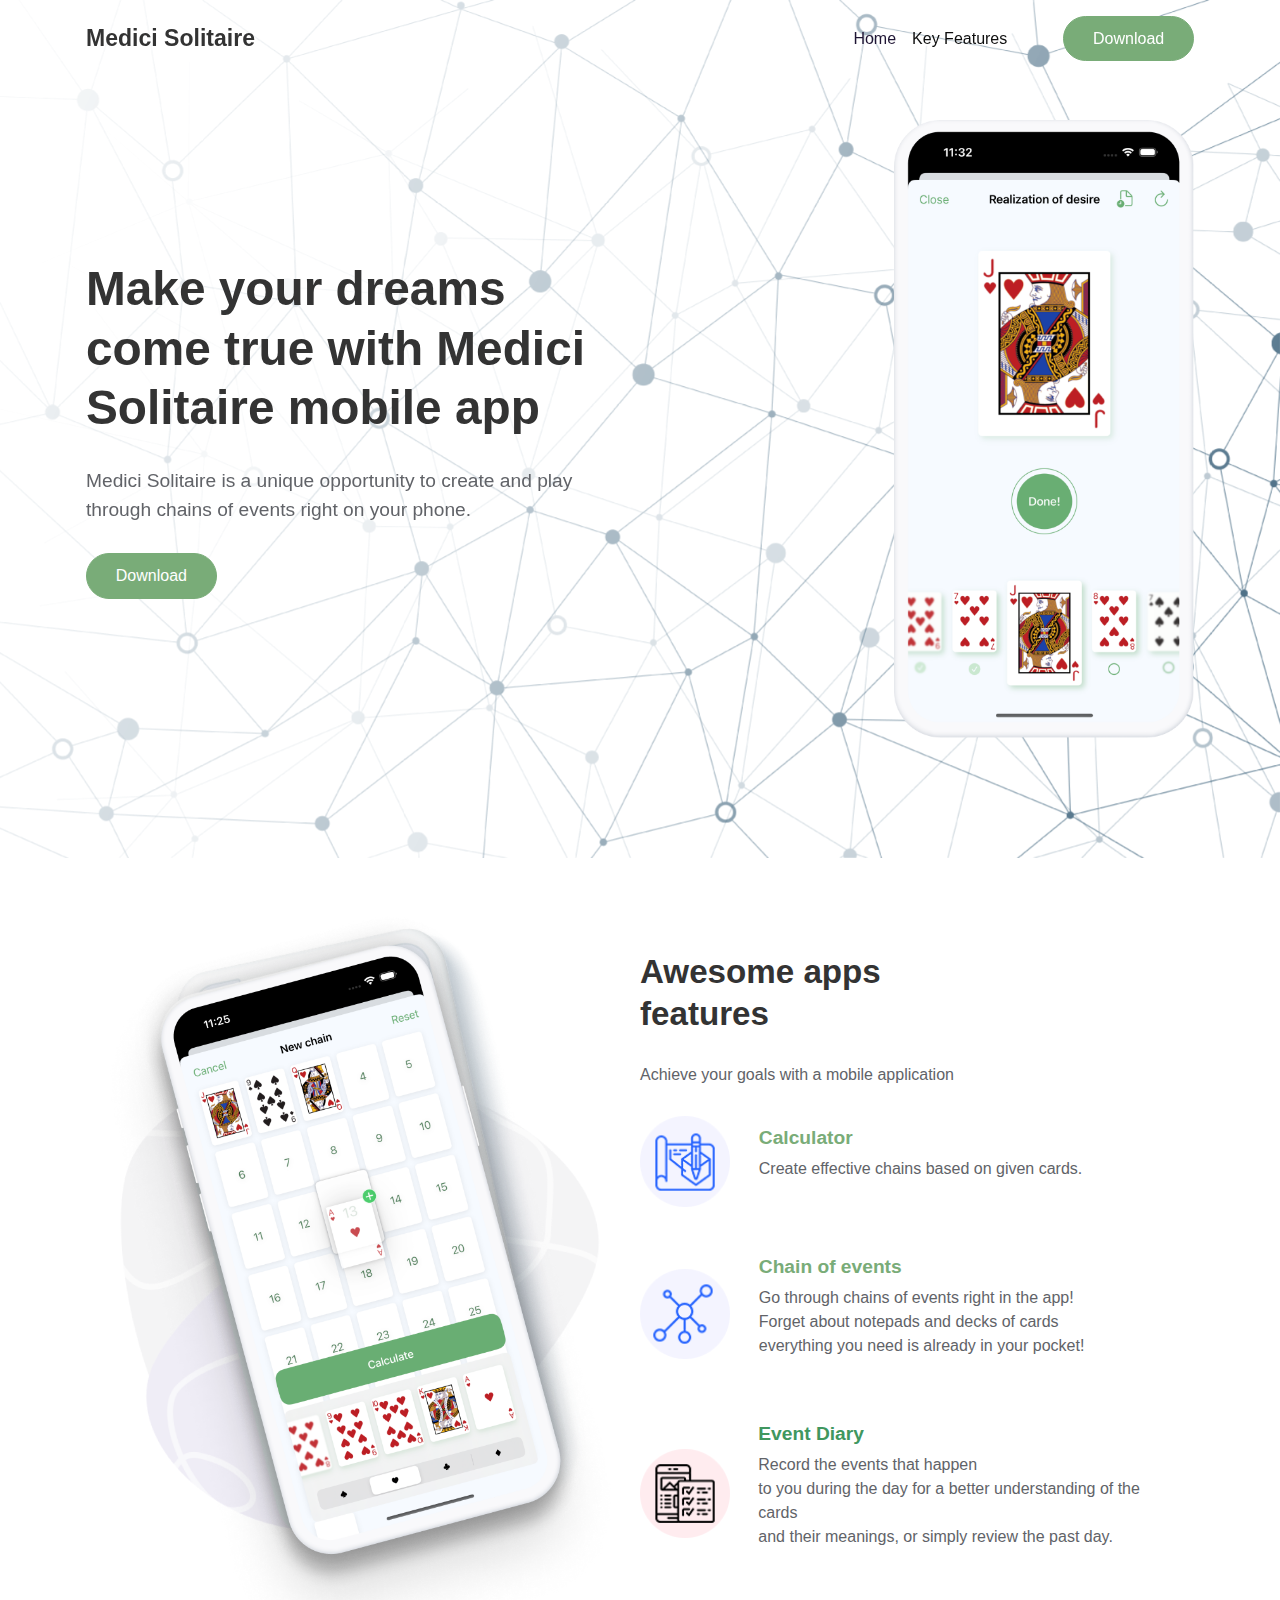
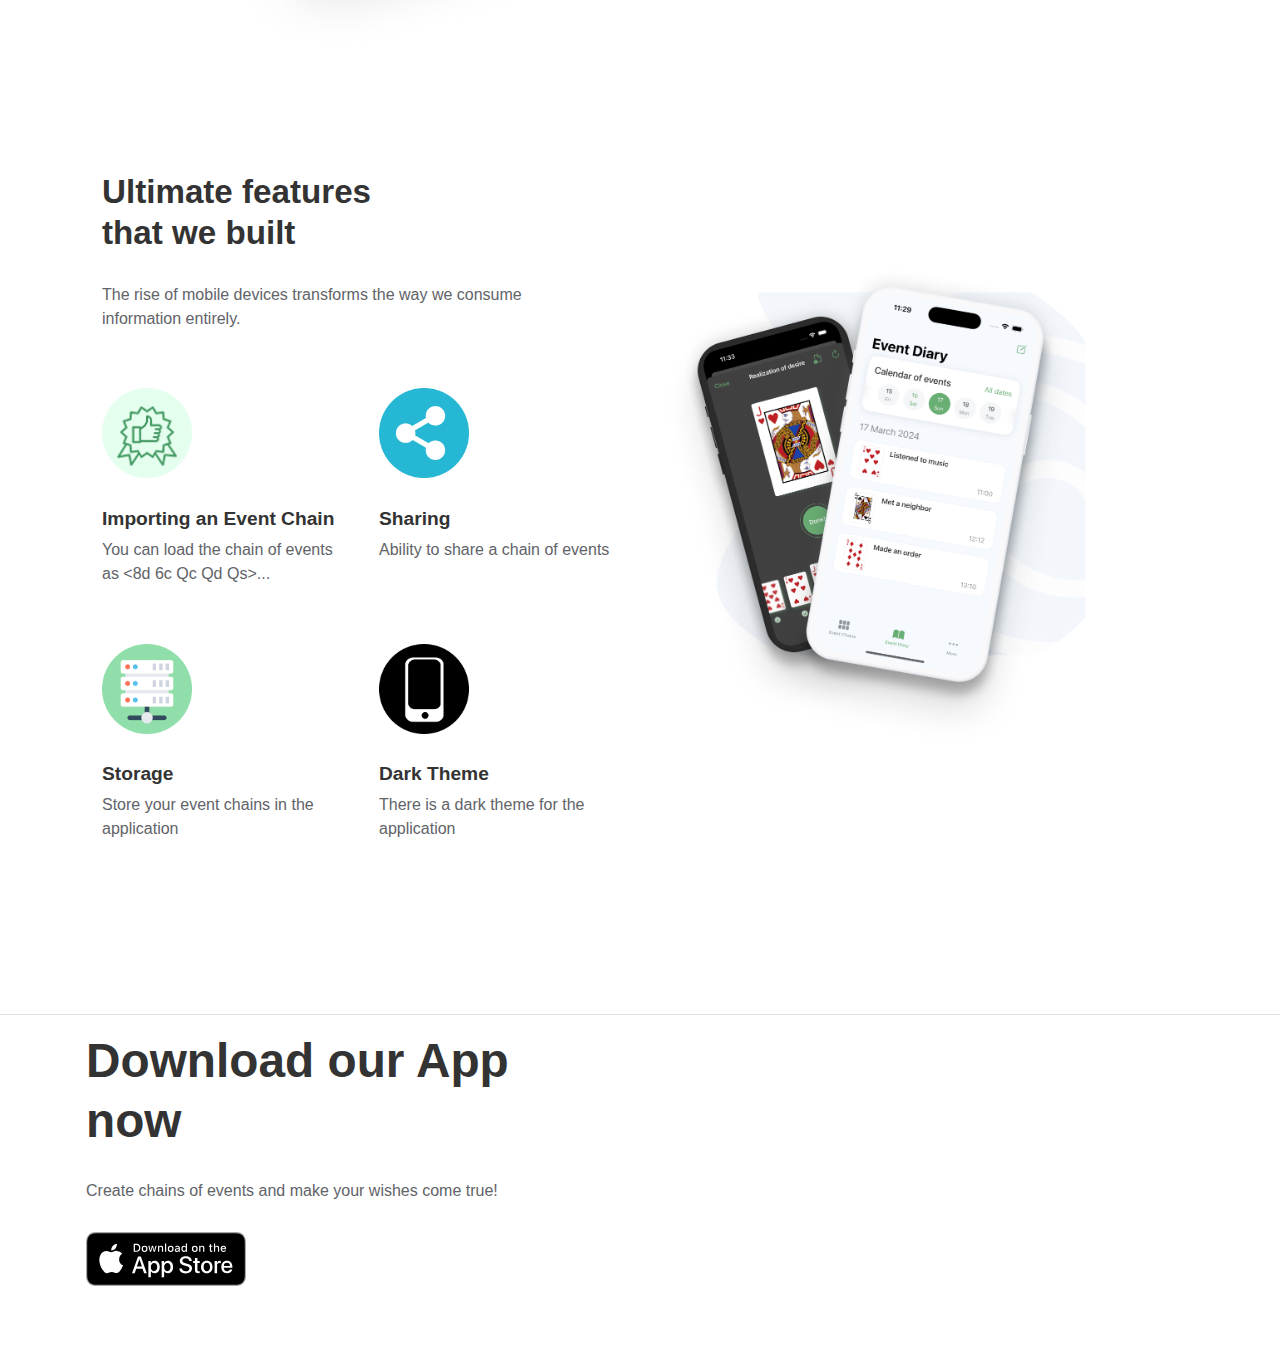
<file: index.html>
<!DOCTYPE html>
<html lang="en">
    <head>
        <meta charset="utf-8">
            <meta http-equiv="X-UA-Compatible" content="IE=edge">
                <meta name="viewport" content="width=device-width, initial-scale=1">
                    
                    <meta name="apple-mobile-web-app-capable" content="yes">
                    <meta name="apple-itunes-app" content="app-id=6480127508">
                    <!-- ===============================================-->
                    <!--    Document Title-->
                    <!-- ===============================================-->
                    <title>Medici Solitaire</title>
                    
                    <meta name="keywords" content="Medici Solitaire, Solitaire, Stalking, Mysticism, Esoterics, Self-development, Magic, Dream Hackers, Cards, iOS, AppStore, Mobile, App"/>
                    
                    <meta name="description" content="Medici Solitaire is a unique opportunity to create and go through chains of events right on your phone."/>
                    
                    <!-- ===============================================-->
                    <!--    Favicons-->
                    <!-- ===============================================-->
                    <link rel="apple-touch-icon" sizes="180x180" href="assets/img/favicons/apple-touch-icon-180x180.png">
                        <link rel="icon" type="image/png" sizes="32x32" href="assets/img/favicons/favicon-32x32.png">
                            <link rel="icon" type="image/png" sizes="16x16" href="assets/img/favicons/favicon-16x16.png">
                                <link rel="shortcut icon" type="image/x-icon" href="assets/img/favicons/favicon.ico">
                                    <meta name="msapplication-TileImage" content="assets/img/favicons/mstile-150x150.png">
                                        <meta name="theme-color" content="#ffffff">
                                            <!-- ===============================================-->
                                            <!--    Stylesheets-->
                                            <!-- ===============================================-->
                                            <link href="assets/css/theme.css" rel="stylesheet" />
                                            
                                        </head>
    <body>
        
        <!-- ===============================================-->
        <!--    Main Content-->
        <!-- ===============================================-->
        <main class="main" id="top">
            <nav class="navbar navbar-expand-lg navbar-light fixed-top py-3" data-navbar-on-scroll="data-navbar-on-scroll">
                <div class="container"><a class="navbar-brand d-flex align-items-center fw-bold fs-2" href="index.html">
                    <div class="text-1000">Medici Solitaire</div>
                </a>
                    <button class="navbar-toggler collapsed" type="button" data-bs-toggle="collapse" data-bs-target="#navbarSupportedContent" aria-controls="navbarSupportedContent" aria-expanded="false" aria-label="Toggle navigation"><span class="navbar-toggler-icon"></span></button>
                    <div class="collapse navbar-collapse border-top border-lg-0 mt-4 mt-lg-0" id="navbarSupportedContent">
                        <ul class="navbar-nav ms-auto pt-2 pt-lg-0">
                            <li class="nav-item" data-anchor="data-anchor"><a class="nav-link fw-medium active" aria-current="page" href="#home">Home</a></li>
                            <li class="nav-item" data-anchor="data-anchor"><a class="nav-link fw-medium" href="#features">Key Features</a></li>
                        </ul>
                        <form class="ps-lg-5">
                            <a class="btn btn-lg btn-primary rounded-pill order-0" href="https://apps.apple.com/us/app/medici-solitaire/id6480127508?itsct=apps_box_link&itscg=30200" role="button">Download</a>
                        </form>
                    </div>
                </div>
            </nav>
            <section class="py-0" id="home">
                <div class="bg-holder" style="background-image:url(assets/img/illustrations/web-bg.png);background-position:top;background-size:cover;">
                </div>
                
                <div class="container position-relative">
                    <div class="row align-items-center py-8">
                        <div class="col-md-5 col-lg-6 order-md-1 text-center text-md-end"><img class="img-fluid" src="assets/img/illustrations/en/The realization of desire.png" width="300" alt="" /></div>
                        
                        <div class="col-md-7 col-lg-6 text-center text-md-start">
                            <h1 class="mb-4 display-3 fw-bold lh-sm">Make your dreams come true with Medici Solitaire mobile app</h1>
                            <p class="mt-3 mb-4 fs-1">Medici Solitaire is a unique opportunity to create and play through chains of events right on your phone.</p><a class="btn btn-lg btn-primary rounded-pill hover-top" href="https://apps.apple.com/us/app/medici-solitaire/id6480127508?itsct=apps_box_link&itscg=30200" role="button">Download</a>
                        </div>
                    </div>
                </div>
            </section>
            
            <section class="py-5" id="features">
                <div class="container-lg">
                    <div class="row align-items-center">
                        <div class="col-md-5 col-lg-6 order-md-0 text-center text-md-start"><img class="img-fluid" src="assets/img/illustrations/en/features-1.png" width="550" alt="" /></div>
                        <div class="col-md-7 col-lg-6 px-sm-5 px-md-0">
                            <h6 class="fw-bold fs-4 display-3 lh-sm">Awesome apps <br />features</h6>
                            <p class="my-4">Achieve your goals with a mobile application </p>
                            <div class="d-flex align-items-center mb-5">
                                <div><img class="img-fluid" src="assets/img/illustrations/prototype.png" width="90" alt="" /></div>
                                <div class="px-4">
                                    <h5 class="fw-bold text-primary">Calculator</h5>
                                    <p>Create effective chains based on given cards.</p>
                                </div>
                            </div>
                            <div class="d-flex align-items-center mb-5">
                                <div><img class="img-fluid" src="assets/img/illustrations/network.png" width="90" alt="" /></div>
                                <div class="px-4">
                                    <h5 class="fw-bold text-primary">Chain of events</h5>
                                    <p>Go through chains of events right in the app! <br class="d-none d-xl-block"> Forget about notepads and decks of cards <br class="d-none d-xl-block"> everything you need is already in your pocket!</p>
                                </div>
                            </div>
                            <div class="d-flex align-items-center mb-5">
                                <div><img class="img-fluid" src="assets/img/illustrations/app.png" width="90" alt="" /></div>
                                <div class="px-4">
                                    <h5 class="fw-bold text-success">Event Diary</h5>
                                    <p>Record the events that happen <br class="d-none d-xl-block"> to you during the day for a better understanding of the cards <br class="d-none d-xl-block"> and their meanings, or simply review the past day.</p>
                                </div>
                            </div>
                        </div>
                    </div>
                </div>
            </section>
            
            
            <!-- ============================================-->
            <!-- <section> begin ============================-->
            <section class="py-6">
                
                <div class="container">
                    <div class="container">
                        <div class="row align-items-center">
                            <div class="col-md-5 order-md-1 text-center text-md-start"><img class="img-fluid mb-4" src="assets/img/illustrations/en/features-2.png" alt="" /></div>
                            <div class="col-md-6 text-center text-md-start">
                                <h6 class="fw-bold fs-4 display-3 lh-sm">Ultimate features<br />that we built</h6>
                                <p class="my-4 pe-xl-5"> The rise of mobile devices transforms the way we consume information entirely.</p>
                                <div class="row">
                                    <div class="col-md-6">
                                        <div class="mb-4">
                                            <div class="py-4"><img class="img-fluid" src="assets/img/illustrations/rewards.png" width="90" alt="" /></div>
                                            <h5 class="fw-bold text-undefined">Importing an Event Chain</h5>
                                            <p class="mt-2 mb-0">You can load the chain of events as <Js 9c Ts> <8d 6c Qc Qd Qs>...</p>
                                        </div>
                                    </div>
                                    <div class="col-md-6">
                                        <div class="mb-4">
                                            <div class="py-4"><img class="img-fluid" src="assets/img/illustrations/ic_share.png" width="90" alt="" /></div>
                                            <h5 class="fw-bold text-undefined">Sharing</h5>
                                            <p class="mt-2 mb-0">Ability to share a chain of events</p>
                                        </div>
                                    </div>
                                    <div class="col-md-6">
                                        <div class="mb-4">
                                            <div class="py-4"><img class="img-fluid" src="assets/img/illustrations/ic_storage.png" width="90" alt="" /></div>
                                            <h5 class="fw-bold text-undefined">Storage</h5>
                                            <p class="mt-2 mb-0">Store your event chains in the application</p>
                                        </div>
                                    </div>
                                    <div class="col-md-6">
                                        <div class="mb-4">
                                            <div class="py-4"><img class="img-fluid" src="assets/img/illustrations/ic_dark_theme.png" width="90" alt="" /></div>
                                            <h5 class="fw-bold text-undefined">Dark Theme</h5>
                                            <p class="mt-2 mb-0">There is a dark theme for the application</p>
                                        </div>
                                    </div>
                                </div>
                            </div>
                        </div>
                    </div>
                </div>
                <!-- end of .container-->
                
            </section>
            <!-- <section> close ============================-->
            <!-- ============================================-->
            
            
            <section class="py-6">
                <hr />
                <div class="container">
                    <div class="row align-items-center">
                        <div class="col-md-7 col-lg-5 text-center text-md-start">
                            <h1 class="display-3 fw-bold lh-sm">Download our App now</h1>
                            <p class="my-4"> Сreate chains of events and make your wishes come true!</p>
                            <div class="d-flex justify-content-center d-md-inline-block">
                                <a href="https://apps.apple.com/us/app/medici-solitaire/id6480127508?itsct=apps_box_link&itscg=30200"><img src="assets/img/illustrations/en/AppStoreButton.svg" width="160" alt="" /></a>
                            </div>
                        </div>
                    </div>
                </div>
            </section>
            
            
    
        </main>
        <!-- ===============================================-->
        <!--    End of Main Content-->
        <!-- ===============================================-->
        
        <!-- ===============================================-->
        <!--    JavaScripts-->
        <!-- ===============================================-->
        <script src="vendors/bootstrap/bootstrap.min.js"></script>
        <script src="vendors/is/is.min.js"></script>
        <script src="assets/js/theme.js"></script>
    </body>
</html>
</file>
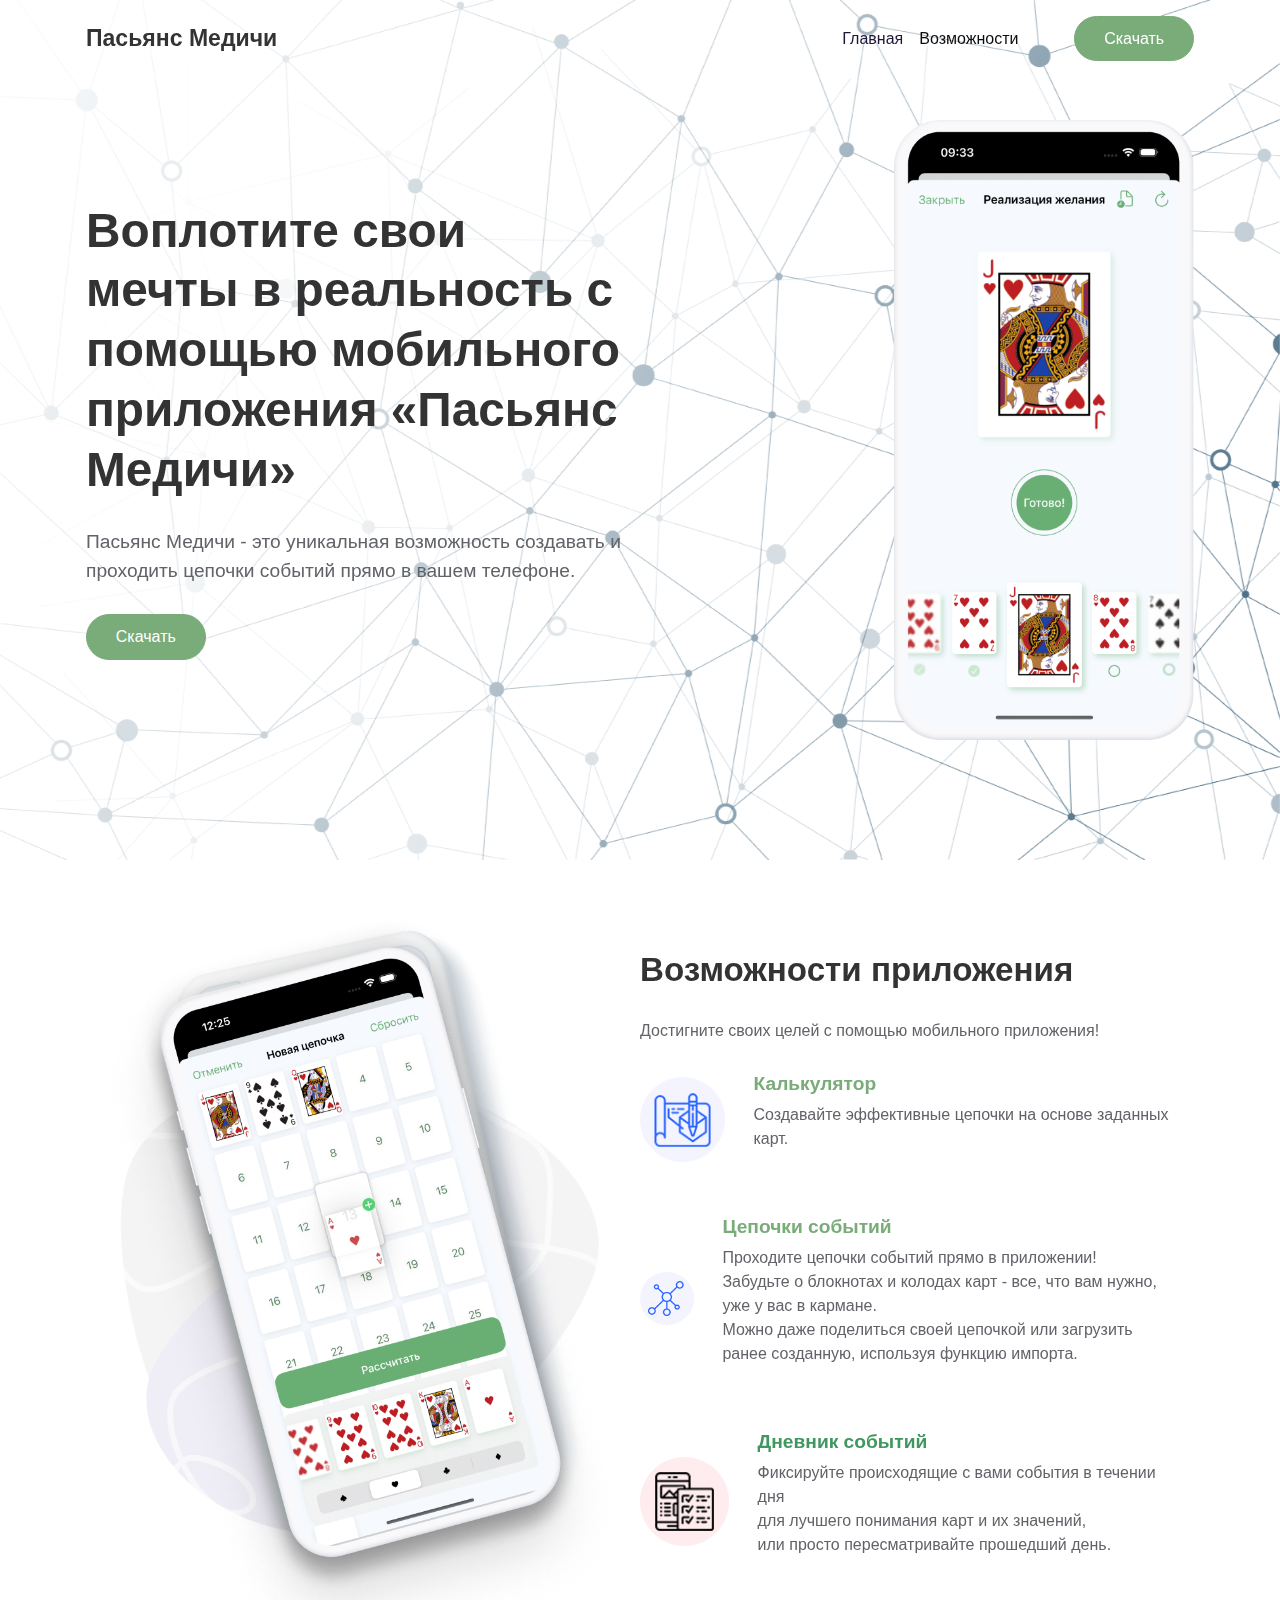
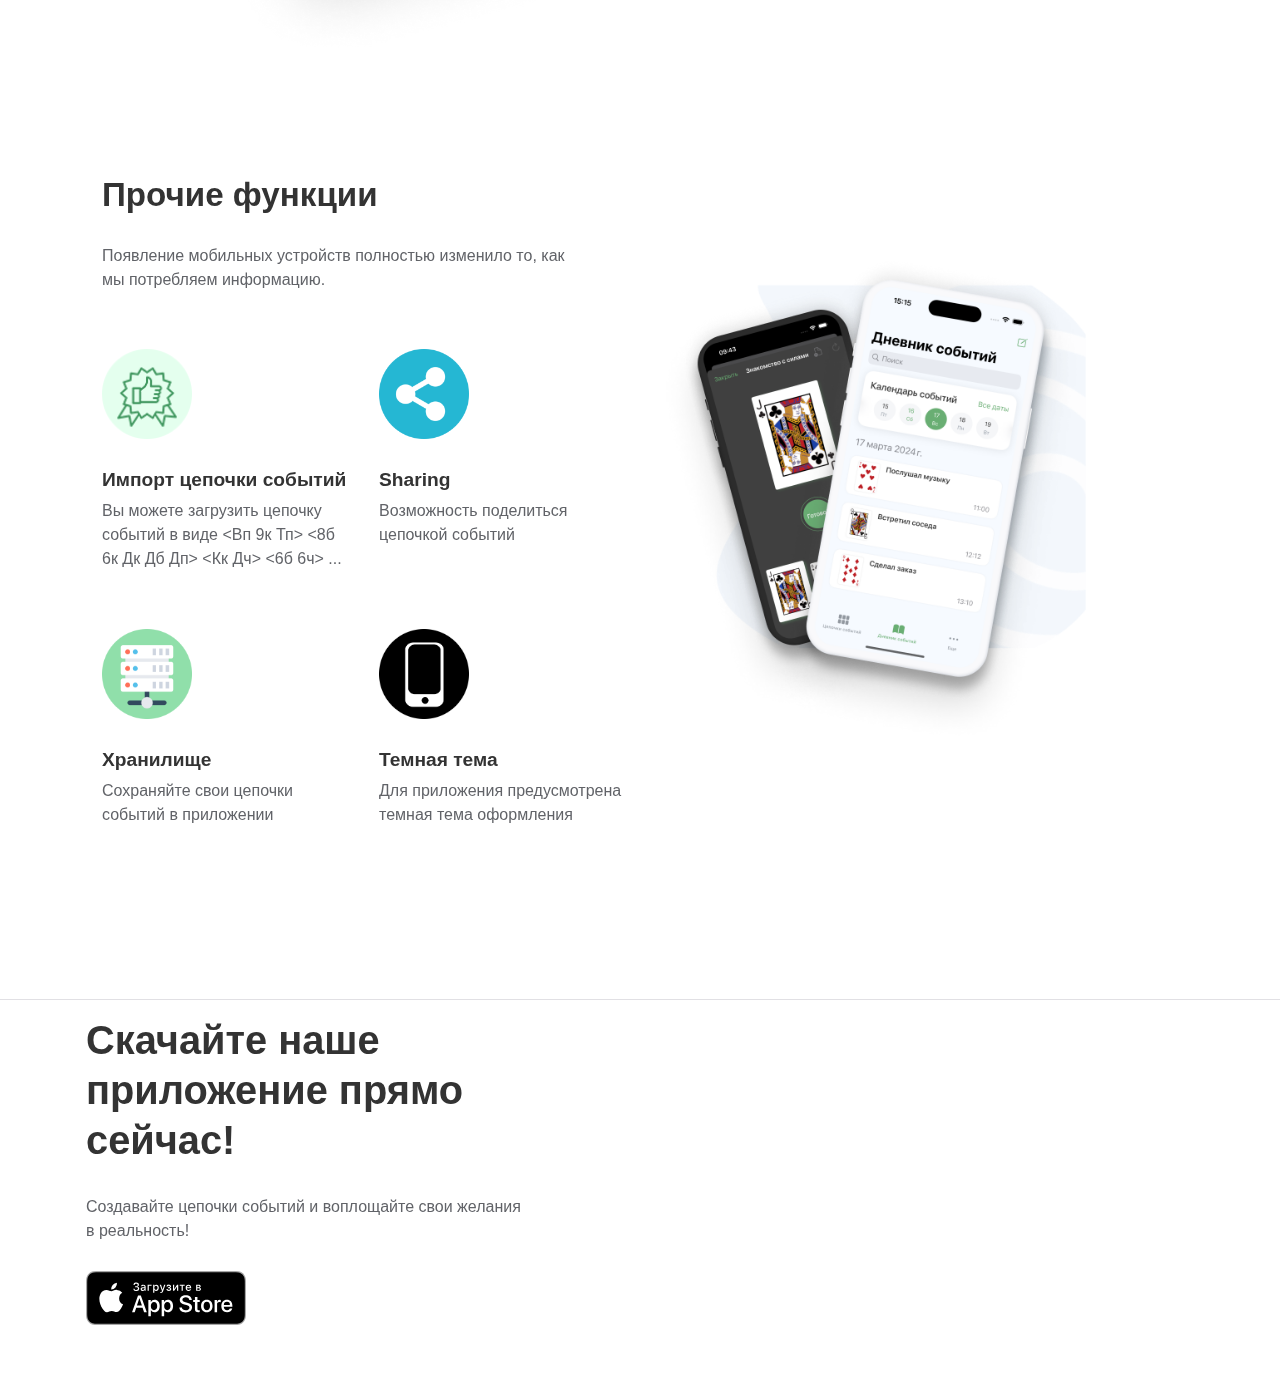
<file: ru/index.html>
<!DOCTYPE html>
<html lang="ru">
    <head>
        <meta charset="utf-8">
            <meta http-equiv="X-UA-Compatible" content="IE=edge">
                <meta name="viewport" content="width=device-width, initial-scale=1">
                    
                    <meta name="apple-mobile-web-app-capable" content="yes">
                    <meta name="apple-itunes-app" content="app-id=6480127508">
                    <!-- ===============================================-->
                    <!--    Document Title-->
                    <!-- ===============================================-->
                    <title>Пасьянс Медичи</title>
                    
                    <meta name="keywords" content="Пасьянс Медичи, Пасьянс, Сталкинг, Мистика, Эзотерика, Саморазвите, Магия, Хакеры сновидений, Карты, iOS, AppStore, Mobile, App, Приложение"/>
                    
                    <meta name="description" content="Пасьянс Медичи - это уникальная возможность создавать и проходить цепочки событий прямо в вашем телефоне."/>
                    
                    <!-- ===============================================-->
                    <!--    Favicons-->
                    <!-- ===============================================-->
                    <link rel="apple-touch-icon" sizes="180x180" href="..assets/img/favicons/apple-touch-icon-180x180.png">
                        <link rel="icon" type="image/png" sizes="32x32" href="../assets/img/favicons/favicon-32x32.png">
                            <link rel="icon" type="image/png" sizes="16x16" href="../assets/img/favicons/favicon-16x16.png">
                                <link rel="shortcut icon" type="image/x-icon" href="../assets/img/favicons/favicon.ico">
                                    <meta name="msapplication-TileImage" content="../assets/img/favicons/mstile-150x150.png">
                                        <meta name="theme-color" content="#ffffff">
                                            <!-- ===============================================-->
                                            <!--    Stylesheets-->
                                            <!-- ===============================================-->
                                            <link href="../assets/css/theme.css" rel="stylesheet" />
                                            
                                        </head>
    <body>
        
        <!-- ===============================================-->
        <!--    Main Content-->
        <!-- ===============================================-->
        <main class="main" id="top">
            <nav class="navbar navbar-expand-lg navbar-light fixed-top py-3" data-navbar-on-scroll="data-navbar-on-scroll">
                <div class="container"><a class="navbar-brand d-flex align-items-center fw-bold fs-2" href="index.html">
                    <div class="text-1000">Пасьянс Медичи</div>
                </a>
                    <button class="navbar-toggler collapsed" type="button" data-bs-toggle="collapse" data-bs-target="#navbarSupportedContent" aria-controls="navbarSupportedContent" aria-expanded="false" aria-label="Toggle navigation"><span class="navbar-toggler-icon"></span></button>
                    <div class="collapse navbar-collapse border-top border-lg-0 mt-4 mt-lg-0" id="navbarSupportedContent">
                        <ul class="navbar-nav ms-auto pt-2 pt-lg-0">
                            <li class="nav-item" data-anchor="data-anchor"><a class="nav-link fw-medium active" aria-current="page" href="#home">Главная</a></li>
                            <li class="nav-item" data-anchor="data-anchor"><a class="nav-link fw-medium" href="#features">Возможности</a></li>
                        </ul>
                        <form class="ps-lg-5">
                            <a class="btn btn-lg btn-primary rounded-pill order-0" href="https://apple.co/3vVN2fK" role="button">Скачать</a>
                        </form>
                    </div>
                </div>
            </nav>
            <section class="py-0" id="home">
                <div class="bg-holder" style="background-image:url(../assets/img/illustrations/web-bg.png);background-position:top;background-size:cover;">
                </div>
                
                <div class="container position-relative">
                    <div class="row align-items-center py-8">
                        <div class="col-md-5 col-lg-6 order-md-1 text-center text-md-end"><img class="img-fluid" src="../assets/img/illustrations/ru/The realization of desire.png" width="300" alt="" /></div>
                        
                        <div class="col-md-7 col-lg-6 text-center text-md-start">
                            <h1 class="mb-4 display-3 fw-bold lh-sm">Воплотите свои мечты в реальность с помощью мобильного приложения «Пасьянс Медичи»</h1>
                            <p class="mt-3 mb-4 fs-1">Пасьянс Медичи - это уникальная возможность создавать и проходить цепочки событий прямо в вашем телефоне.</p><a class="btn btn-lg btn-primary rounded-pill hover-top" href="https://apple.co/3vVN2fK" role="button">Скачать</a>
                        </div>
                    </div>
                </div>
            </section>
            
            <section class="py-5" id="features">
                <div class="container-lg">
                    <div class="row align-items-center">
                        <div class="col-md-5 col-lg-6 order-md-0 text-center text-md-start"><img class="img-fluid" src="../assets/img/illustrations/ru/features-1.png" width="550" alt="" /></div>
                        <div class="col-md-7 col-lg-6 px-sm-5 px-md-0">
                            <h6 class="fw-bold fs-4 display-3 lh-sm">Возможности приложения</h6>
                            <p class="my-4">Достигните своих целей с помощью мобильного приложения!</p>
                            <div class="d-flex align-items-center mb-5">
                                <div><img class="img-fluid" src="../assets/img/illustrations/prototype.png" width="90" alt="" /></div>
                                <div class="px-4">
                                    <h5 class="fw-bold text-primary">Калькулятор</h5>
                                    <p>Создавайте эффективные цепочки на основе заданных карт.</p>
                                </div>
                            </div>
                            <div class="d-flex align-items-center mb-5">
                                <div><img class="img-fluid" src="../assets/img/illustrations/network.png" width="90" alt="" /></div>
                                <div class="px-4">
                                    <h5 class="fw-bold text-primary">Цепочки событий</h5>
                                    <p>Проходите цепочки событий прямо в приложении!<br class="d-none d-xl-block">Забудьте о блокнотах и колодах карт - все, что вам нужно, уже у вас в кармане.<br class="d-none d-xl-block">Можно даже поделиться своей цепочкой или загрузить ранее созданную, используя функцию импорта.</p>
                                </div>
                            </div>
                            <div class="d-flex align-items-center mb-5">
                                <div><img class="img-fluid" src="../assets/img/illustrations/app.png" width="90" alt="" /></div>
                                <div class="px-4">
                                    <h5 class="fw-bold text-success">Дневник событий</h5>
                                    <p>Фиксируйте происходящие с вами события в течении дня <br class="d-none d-xl-block"> для лучшего понимания карт и их значений, <br class="d-none d-xl-block">  или просто пересматривайте прошедший день.</p>
                                </div>
                            </div>
                        </div>
                    </div>
                </div>
            </section>
            
            
            <!-- ============================================-->
            <!-- <section> begin ============================-->
            <section class="py-6">
                
                <div class="container">
                    <div class="container">
                        <div class="row align-items-center">
                            <div class="col-md-5 order-md-1 text-center text-md-start"><img class="img-fluid mb-4" src="../assets/img/illustrations/ru/features-2.png" alt="" /></div>
                            <div class="col-md-6 text-center text-md-start">
                                <h6 class="fw-bold fs-4 display-3 lh-sm">Прочие функции</h6>
                                <p class="my-4 pe-xl-5">Появление мобильных устройств полностью изменило то, как мы потребляем информацию.</p>
                                <div class="row">
                                    <div class="col-md-6">
                                        <div class="mb-4">
                                            <div class="py-4"><img class="img-fluid" src="../assets/img/illustrations/rewards.png" width="90" alt="" /></div>
                                            <h5 class="fw-bold text-undefined">Импорт цепочки событий</h5>
                                            <p class="mt-2 mb-0">Вы можете загрузить цепочку событий в виде <Вп 9к Тп> <8б 6к Дк Дб Дп> <Кк Дч> <6б 6ч> ...</p>
                                        </div>
                                    </div>
                                    <div class="col-md-6">
                                        <div class="mb-4">
                                            <div class="py-4"><img class="img-fluid" src="../assets/img/illustrations/ic_share.png" width="90" alt="" /></div>
                                            <h5 class="fw-bold text-undefined">Sharing</h5>
                                            <p class="mt-2 mb-0">Возможность поделиться цепочкой событий</p>
                                        </div>
                                    </div>
                                    <div class="col-md-6">
                                        <div class="mb-4">
                                            <div class="py-4"><img class="img-fluid" src="../assets/img/illustrations/ic_storage.png" width="90" alt="" /></div>
                                            <h5 class="fw-bold text-undefined">Хранилище</h5>
                                            <p class="mt-2 mb-0">Сохраняйте свои цепочки событий в приложении</p>
                                        </div>
                                    </div>
                                    <div class="col-md-6">
                                        <div class="mb-4">
                                            <div class="py-4"><img class="img-fluid" src="../assets/img/illustrations/ic_dark_theme.png" width="90" alt="" /></div>
                                            <h5 class="fw-bold text-undefined">Темная тема</h5>
                                            <p class="mt-2 mb-0">Для приложения предусмотрена темная тема оформления</p>
                                        </div>
                                    </div>
                                </div>
                            </div>
                        </div>
                    </div>
                </div>
                <!-- end of .container-->
                
            </section>
            <!-- <section> close ============================-->
            <!-- ============================================-->
            
            
            <section class="py-6">
                <hr />
                <div class="container">
                    <div class="row align-items-center">
                        <div class="col-md-7 col-lg-5 text-center text-md-start">
                            <h1 class="display-4 fw-bold lh-sm">Скачайте наше приложение прямо сейчас!</h1>
                            <p class="my-4">Создавайте цепочки событий и воплощайте свои желания в реальность!</p>
                            <div class="d-flex justify-content-center d-md-inline-block">
                                <a href="https://apple.co/3vVN2fK"><img src="../assets/img/illustrations/ru/AppStoreButton.svg" width="160" alt="" /></a>
                            </div>
                        </div>
                    </div>
                </div>
            </section>
            
            
    
        </main>
        <!-- ===============================================-->
        <!--    End of Main Content-->
        <!-- ===============================================-->
        
        <!-- ===============================================-->
        <!--    JavaScripts-->
        <!-- ===============================================-->
        <script src="../vendors/bootstrap/bootstrap.min.js"></script>
        <script src="../vendors/is/is.min.js"></script>
        <script src="../assets/js/theme.js"></script>
    </body>
</html>
</file>
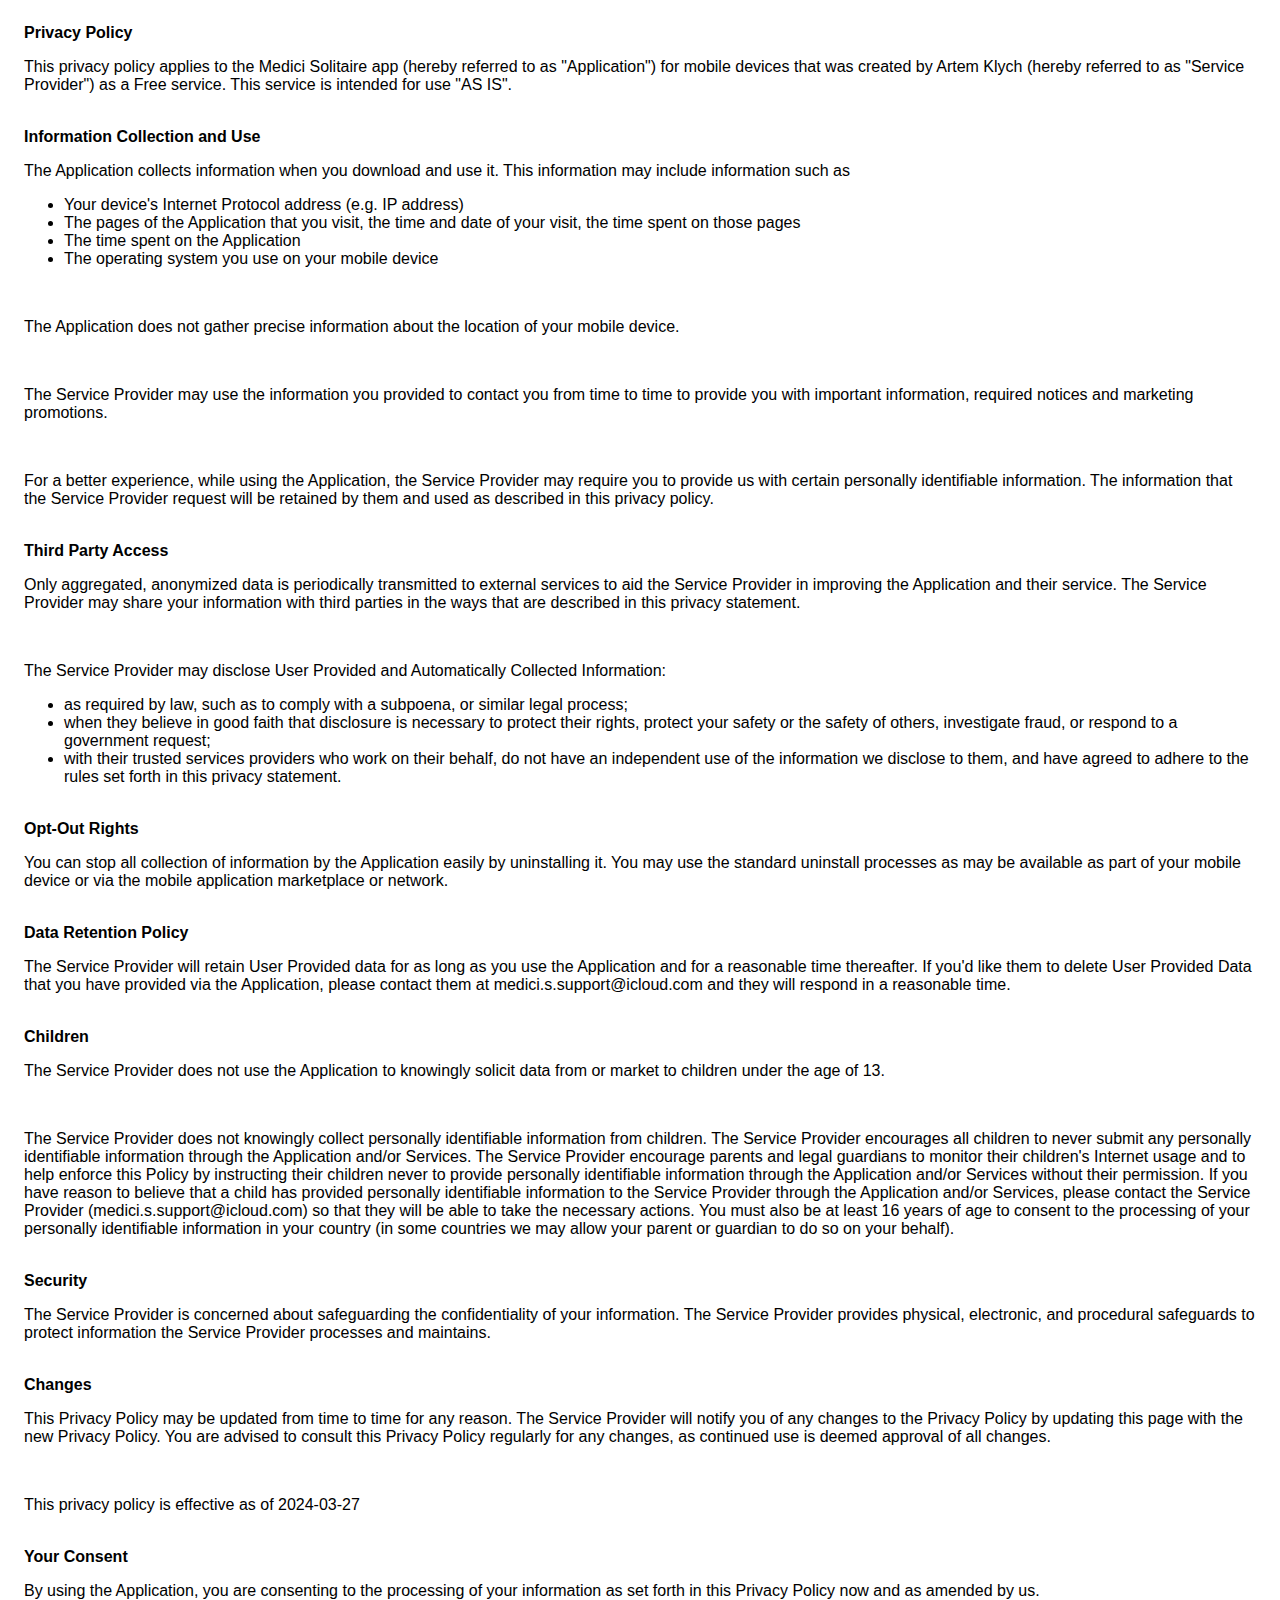
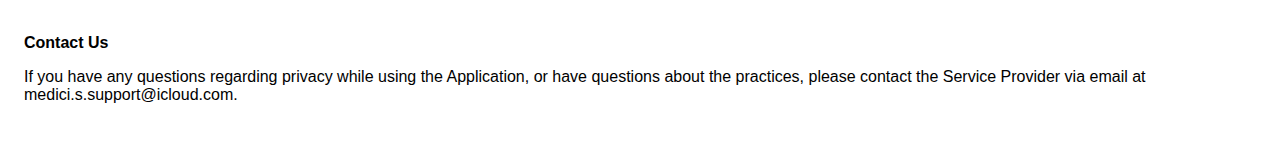
<file: privacy-policy.html>
<!DOCTYPE html>
<html>
    <head>
        <meta charset='utf-8'>
            <meta name='viewport' content='width=device-width'>
                <title>Privacy Policy</title>
                <style> body { font-family: 'Helvetica Neue', Helvetica, Arial, sans-serif; padding:1em; } </style>
            </head>
    <body>
        <strong>Privacy Policy</strong><p>This privacy policy applies to the Medici Solitaire app (hereby referred to as "Application") for mobile devices that was created by Artem Klych (hereby referred to as "Service Provider") as a Free service. This service is intended for use "AS IS".</p><br><strong>Information Collection and Use</strong><p>The Application collects information when you download and use it. This information may include information such as</p><ul><li>Your device's Internet Protocol address (e.g. IP address)</li><li>The pages of the Application that you visit, the time and date of your visit, the time spent on those pages</li><li>The time spent on the Application</li><li>The operating system you use on your mobile device</li></ul><p></p><br><p>The Application does not gather precise information about the location of your mobile device.</p><div style="display: none;"><p>The Application collects your device's location, which helps the Service Provider determine your approximate geographical location and make use of in below ways:</p><ul><li>Geolocation Services: The Service Provider utilizes location data to provide features such as personalized content, relevant recommendations, and location-based services.</li><li>Analytics and Improvements: Aggregated and anonymized location data helps the Service Provider to analyze user behavior, identify trends, and improve the overall performance and functionality of the Application.</li><li>Third-Party Services: Periodically, the Service Provider may transmit anonymized location data to external services. These services assist them in enhancing the Application and optimizing their offerings.</li></ul></div><br><p>The Service Provider may use the information you provided to contact you from time to time to provide you with important information, required notices and marketing promotions.</p><br><p>For a better experience, while using the Application, the Service Provider may require you to provide us with certain personally identifiable information. The information that the Service Provider request will be retained by them and used as described in this privacy policy.</p><br><strong>Third Party Access</strong><p>Only aggregated, anonymized data is periodically transmitted to external services to aid the Service Provider in improving the Application and their service. The Service Provider may share your information with third parties in the ways that are described in this privacy statement.</p><!----><br><p>The Service Provider may disclose User Provided and Automatically Collected Information:</p><ul><li>as required by law, such as to comply with a subpoena, or similar legal process;</li><li>when they believe in good faith that disclosure is necessary to protect their rights, protect your safety or the safety of others, investigate fraud, or respond to a government request;</li><li>with their trusted services providers who work on their behalf, do not have an independent use of the information we disclose to them, and have agreed to adhere to the rules set forth in this privacy statement.</li></ul><p></p><br><strong>Opt-Out Rights</strong><p>You can stop all collection of information by the Application easily by uninstalling it. You may use the standard uninstall processes as may be available as part of your mobile device or via the mobile application marketplace or network.</p><br><strong>Data Retention Policy</strong><p>The Service Provider will retain User Provided data for as long as you use the Application and for a reasonable time thereafter. If you'd like them to delete User Provided Data that you have provided via the Application, please contact them at medici.s.support@icloud.com and they will respond in a reasonable time.</p><br><strong>Children</strong><p>The Service Provider does not use the Application to knowingly solicit data from or market to children under the age of 13.</p><!----><div><br><p>The Service Provider does not knowingly collect personally identifiable information from children. The Service Provider encourages all children to never submit any personally identifiable information through the Application and/or Services. The Service Provider encourage parents and legal guardians to monitor their children's Internet usage and to help enforce this Policy by instructing their children never to provide personally identifiable information through the Application and/or Services without their permission. If you have reason to believe that a child has provided personally identifiable information to the Service Provider through the Application and/or Services, please contact the Service Provider (medici.s.support@icloud.com) so that they will be able to take the necessary actions. You must also be at least 16 years of age to consent to the processing of your personally identifiable information in your country (in some countries we may allow your parent or guardian to do so on your behalf).</p></div><br><strong>Security</strong><p>The Service Provider is concerned about safeguarding the confidentiality of your information. The Service Provider provides physical, electronic, and procedural safeguards to protect information the Service Provider processes and maintains.</p><br><strong>Changes</strong><p>This Privacy Policy may be updated from time to time for any reason. The Service Provider will notify you of any changes to the Privacy Policy by updating this page with the new Privacy Policy. You are advised to consult this Privacy Policy regularly for any changes, as continued use is deemed approval of all changes.</p><br><p>This privacy policy is effective as of 2024-03-27</p><br><strong>Your Consent</strong><p>By using the Application, you are consenting to the processing of your information as set forth in this Privacy Policy now and as amended by us.</p><br><strong>Contact Us</strong><p>If you have any questions regarding privacy while using the Application, or have questions about the practices, please contact the Service Provider via email at medici.s.support@icloud.com.</p>
    </body>
</html>
</file>
<file: assets/css/theme.css>
/* -------------------------------------------------------------------------- */
/*                                 Theme                                      */
/* -------------------------------------------------------------------------- */
/* prettier-ignore */
/* -------------------------------------------------------------------------- */
/*                                  Utilities                                 */
/* -------------------------------------------------------------------------- */
/*-----------------------------------------------
|   Bootstrap Styles
-----------------------------------------------*/
/*!
 * Bootstrap v5.0.0-alpha1 (https://getbootstrap.com/)
 * Copyright 2011-2020 The Bootstrap Authors
 * Copyright 2011-2020 Twitter, Inc.
 * Licensed under MIT (https://github.com/twbs/bootstrap/blob/main/LICENSE)
 */
:root {
  --bs-blue: #79AC78;
  --bs-indigo: #727cf5;
  --bs-purple: #ad45f6;
  --bs-pink: #f6458e;
  --bs-red: #F55767;
  --bs-orange: #f6d845;
  --bs-yellow: #FCAE61;
  --bs-green: #40975F;
  --bs-teal: #299EF3;
  --bs-cyan: #38B0F5;
  --bs-white: #fff;
  --bs-gray: #C3C1C8;
  --bs-gray-dark: #616368;
  --bs-primary: #79AC78;
  --bs-secondary: #4F5665;
  --bs-success: #40975F;
  --bs-info: #ad45f6;
  --bs-warning: #FCAE61;
  --bs-danger: #F55767;
  --bs-light: #E2EAED;
  --bs-dark: #1F1534;
  --bs-font-sans-serif: "Poppins", "Open Sans", -apple-system, BlinkMacSystemFont, "Segoe UI", "Helvetica Neue", Arial, sans-serif, "Apple Color Emoji", "Segoe UI Emoji", "Segoe UI Symbol";
  --bs-font-monospace: "SFMono-Regular", Menlo, Monaco, Consolas, "Liberation Mono", "Courier New", monospace;
  --bs-gradient: linear-gradient(180deg, rgba(255, 255, 255, 0.15), rgba(255, 255, 255, 0));
}

*,
*::before,
*::after {
  -webkit-box-sizing: border-box;
  box-sizing: border-box;
}

@media (prefers-reduced-motion: no-preference) {
  :root {
    scroll-behavior: smooth;
  }
}

body {
  margin: 0;
  font-family: "Poppins", -apple-system, BlinkMacSystemFont, "Segoe UI", "Helvetica Neue", Arial, sans-serif, "Apple Color Emoji", "Segoe UI Emoji", "Segoe UI Symbol";
  font-size: 1rem;
  font-weight: 400;
  line-height: 1.5;
  color: #616368;
  background-color: #fff;
  -webkit-text-size-adjust: 100%;
  -webkit-tap-highlight-color: rgba(0, 0, 0, 0);
}

[tabindex="-1"]:focus:not(:focus-visible) {
  outline: 0 !important;
}

hr {
  margin: 1rem 0;
  color: #E1E0E4;
  background-color: currentColor;
  border: 0;
  opacity: 1;
}

hr:not([size]) {
  height: 1px;
}

h1, .h1, h2, .h2, h3, .h3, h4, .h4, h5, .h5, h6, .h6 {
  margin-top: 0;
  margin-bottom: 0.5rem;
  font-family: "Poppins", "Open Sans", -apple-system, BlinkMacSystemFont, "Segoe UI", "Helvetica Neue", Arial, sans-serif, "Apple Color Emoji", "Segoe UI Emoji", "Segoe UI Symbol";
  font-weight: 500;
  line-height: 1.2;
  color: #333333;
}

h1, .h1 {
  font-size: calc(1.37383rem + 1.48598vw);
}

@media (min-width: 1200px) {
  h1, .h1 {
    font-size: 2.48832rem;
  }
}

h2, .h2 {
  font-size: calc(1.33236rem + 0.98832vw);
}

@media (min-width: 1200px) {
  h2, .h2 {
    font-size: 2.0736rem;
  }
}

h3, .h3 {
  font-size: calc(1.2978rem + 0.5736vw);
}

@media (min-width: 1200px) {
  h3, .h3 {
    font-size: 1.728rem;
  }
}

h4, .h4 {
  font-size: calc(1.269rem + 0.228vw);
}

@media (min-width: 1200px) {
  h4, .h4 {
    font-size: 1.44rem;
  }
}

h5, .h5 {
  font-size: 1.2rem;
}

h6, .h6 {
  font-size: 0.83333rem;
}

p {
  margin-top: 0;
  margin-bottom: 1rem;
}

abbr[title],
abbr[data-bs-original-title] {
  text-decoration: underline;
  -webkit-text-decoration: underline dotted;
  text-decoration: underline dotted;
  cursor: help;
  -webkit-text-decoration-skip-ink: none;
  text-decoration-skip-ink: none;
}

address {
  margin-bottom: 1rem;
  font-style: normal;
  line-height: inherit;
}

ol,
ul {
  padding-left: 2rem;
}

ol,
ul,
dl {
  margin-top: 0;
  margin-bottom: 1rem;
}

ol ol,
ul ul,
ol ul,
ul ol {
  margin-bottom: 0;
}

dt {
  font-weight: 700;
}

dd {
  margin-bottom: .5rem;
  margin-left: 0;
}

blockquote {
  margin: 0 0 1rem;
}

b,
strong {
  font-weight: 800;
}

small, .small {
  font-size: 75%;
}

mark, .mark {
  padding: 0.2em;
  background-color: #fcf8e3;
}

sub,
sup {
  position: relative;
  font-size: 0.75em;
  line-height: 0;
  vertical-align: baseline;
}

sub {
  bottom: -.25em;
}

sup {
  top: -.5em;
}

a {
  color: #79AC78;
  text-decoration: none;
}

a:hover {
  color: #618264;
  text-decoration: underline;
}

a:not([href]):not([class]), a:not([href]):not([class]):hover {
  color: inherit;
  text-decoration: none;
}

pre,
code,
kbd,
samp {
  font-family: var(--bs-font-monospace);
  font-size: 1em;
  direction: ltr /* rtl:ignore */;
  unicode-bidi: bidi-override;
}

pre {
  display: block;
  margin-top: 0;
  margin-bottom: 1rem;
  overflow: auto;
  font-size: 75%;
}

pre code {
  font-size: inherit;
  color: inherit;
  word-break: normal;
}

code {
  font-size: 75%;
  color: #f6458e;
  word-wrap: break-word;
}

a > code {
  color: inherit;
}

kbd {
  padding: 0.2rem 0.4rem;
  font-size: 75%;
  color: #fff;
  background-color: #4F5665;
  border-radius: 0.625rem;
}

kbd kbd {
  padding: 0;
  font-size: 1em;
  font-weight: 700;
}

figure {
  margin: 0 0 1rem;
}

img,
svg {
  vertical-align: middle;
}

table {
  caption-side: bottom;
  border-collapse: collapse;
}

caption {
  padding-top: 0.5rem;
  padding-bottom: 0.5rem;
  color: #CDCCD1;
  text-align: left;
}

th {
  text-align: inherit;
  text-align: -webkit-match-parent;
}

thead,
tbody,
tfoot,
tr,
td,
th {
  border-color: inherit;
  border-style: solid;
  border-width: 0;
}

label {
  display: inline-block;
}

button {
  border-radius: 0;
}

button:focus:not(:focus-visible) {
  outline: 0;
}

input,
button,
select,
optgroup,
textarea {
  margin: 0;
  font-family: inherit;
  font-size: inherit;
  line-height: inherit;
}

button,
select {
  text-transform: none;
}

[role="button"] {
  cursor: pointer;
}

select {
  word-wrap: normal;
}

[list]::-webkit-calendar-picker-indicator {
  display: none;
}

button,
[type="button"],
[type="reset"],
[type="submit"] {
  -webkit-appearance: button;
}

button:not(:disabled),
[type="button"]:not(:disabled),
[type="reset"]:not(:disabled),
[type="submit"]:not(:disabled) {
  cursor: pointer;
}

::-moz-focus-inner {
  padding: 0;
  border-style: none;
}

textarea {
  resize: vertical;
}

fieldset {
  min-width: 0;
  padding: 0;
  margin: 0;
  border: 0;
}

legend {
  float: left;
  width: 100%;
  padding: 0;
  margin-bottom: 0.5rem;
  font-size: calc(1.275rem + 0.3vw);
  line-height: inherit;
}

@media (min-width: 1200px) {
  legend {
    font-size: 1.5rem;
  }
}

legend + * {
  clear: left;
}

::-webkit-datetime-edit-fields-wrapper,
::-webkit-datetime-edit-text,
::-webkit-datetime-edit-minute,
::-webkit-datetime-edit-hour-field,
::-webkit-datetime-edit-day-field,
::-webkit-datetime-edit-month-field,
::-webkit-datetime-edit-year-field {
  padding: 0;
}

::-webkit-inner-spin-button {
  height: auto;
}

[type="search"] {
  outline-offset: -2px;
  -webkit-appearance: textfield;
}

/* rtl:raw:
[type="tel"],
[type="url"],
[type="email"],
[type="number"] {
  direction: ltr;
}
*/
::-webkit-search-decoration {
  -webkit-appearance: none;
}

::-webkit-color-swatch-wrapper {
  padding: 0;
}

::file-selector-button {
  font: inherit;
}

::-webkit-file-upload-button {
  font: inherit;
  -webkit-appearance: button;
}

output {
  display: inline-block;
}

iframe {
  border: 0;
}

summary {
  display: list-item;
  cursor: pointer;
}

progress {
  vertical-align: baseline;
}

[hidden] {
  display: none !important;
}

.lead {
  font-size: 1.2rem;
  font-weight: 400;
}

.display-1 {
  font-size: calc(1.55498rem + 3.65978vw);
  font-weight: 900;
  line-height: 1;
}

@media (min-width: 1200px) {
  .display-1 {
    font-size: 4.29982rem;
  }
}

.display-2 {
  font-size: calc(1.48332rem + 2.79982vw);
  font-weight: 900;
  line-height: 1;
}

@media (min-width: 1200px) {
  .display-2 {
    font-size: 3.58318rem;
  }
}

.display-3 {
  font-size: calc(1.4236rem + 2.08318vw);
  font-weight: 900;
  line-height: 1;
}

@media (min-width: 1200px) {
  .display-3 {
    font-size: 2.98598rem;
  }
}

.display-4 {
  font-size: calc(1.37383rem + 1.48598vw);
  font-weight: 900;
  line-height: 1;
}

@media (min-width: 1200px) {
  .display-4 {
    font-size: 2.48832rem;
  }
}

.display-5 {
  font-size: calc(1.33236rem + 0.98832vw);
  font-weight: 900;
  line-height: 1;
}

@media (min-width: 1200px) {
  .display-5 {
    font-size: 2.0736rem;
  }
}

.display-6 {
  font-size: calc(1.2978rem + 0.5736vw);
  font-weight: 900;
  line-height: 1;
}

@media (min-width: 1200px) {
  .display-6 {
    font-size: 1.728rem;
  }
}

.list-unstyled {
  padding-left: 0;
  list-style: none;
}

.list-inline {
  padding-left: 0;
  list-style: none;
}

.list-inline-item {
  display: inline-block;
}

.list-inline-item:not(:last-child) {
  margin-right: 0.5rem;
}

.initialism {
  font-size: 75%;
  text-transform: uppercase;
}

.blockquote {
  margin-bottom: 1rem;
  font-size: 1.2rem;
}

.blockquote > :last-child {
  margin-bottom: 0;
}

.blockquote-footer {
  margin-top: -1rem;
  margin-bottom: 1rem;
  font-size: 75%;
  color: #C3C1C8;
}

.blockquote-footer::before {
  content: "\2014\00A0";
}

.img-fluid {
  max-width: 100%;
  height: auto;
}

.img-thumbnail {
  padding: 0.25rem;
  background-color: #fff;
  border: 1px solid #E1E0E4;
  border-radius: 0.25rem;
  max-width: 100%;
  height: auto;
}

.figure {
  display: inline-block;
}

.figure-img {
  margin-bottom: 0.5rem;
  line-height: 1;
}

.figure-caption {
  font-size: 75%;
  color: #C3C1C8;
}

.container,
.container-fluid,
.container-sm,
.container-md,
.container-lg,
.container-xl,
.container-xxl {
  width: 100%;
  padding-right: var(--bs-gutter-x, 1rem);
  padding-left: var(--bs-gutter-x, 1rem);
  margin-right: auto;
  margin-left: auto;
}

@media (min-width: 576px) {
  .container, .container-sm {
    max-width: 540px;
  }
}

@media (min-width: 768px) {
  .container, .container-sm, .container-md {
    max-width: 720px;
  }
}

@media (min-width: 992px) {
  .container, .container-sm, .container-md, .container-lg {
    max-width: 960px;
  }
}

@media (min-width: 1200px) {
  .container, .container-sm, .container-md, .container-lg, .container-xl {
    max-width: 1140px;
  }
}

@media (min-width: 1540px) {
  .container, .container-sm, .container-md, .container-lg, .container-xl, .container-xxl {
    max-width: 1480px;
  }
}

.row {
  --bs-gutter-x: 2rem;
  --bs-gutter-y: 0;
  display: -webkit-box;
  display: -ms-flexbox;
  display: flex;
  -ms-flex-wrap: wrap;
  flex-wrap: wrap;
  margin-top: calc(var(--bs-gutter-y) * -1);
  margin-right: calc(var(--bs-gutter-x) / -2);
  margin-left: calc(var(--bs-gutter-x) / -2);
}

.row > * {
  -ms-flex-negative: 0;
  flex-shrink: 0;
  width: 100%;
  max-width: 100%;
  padding-right: calc(var(--bs-gutter-x) / 2);
  padding-left: calc(var(--bs-gutter-x) / 2);
  margin-top: var(--bs-gutter-y);
}

.col {
  -webkit-box-flex: 1;
  -ms-flex: 1 0 0%;
  flex: 1 0 0%;
}

.row-cols-auto > * {
  -webkit-box-flex: 0;
  -ms-flex: 0 0 auto;
  flex: 0 0 auto;
  width: auto;
}

.row-cols-1 > * {
  -webkit-box-flex: 0;
  -ms-flex: 0 0 auto;
  flex: 0 0 auto;
  width: 100%;
}

.row-cols-2 > * {
  -webkit-box-flex: 0;
  -ms-flex: 0 0 auto;
  flex: 0 0 auto;
  width: 50%;
}

.row-cols-3 > * {
  -webkit-box-flex: 0;
  -ms-flex: 0 0 auto;
  flex: 0 0 auto;
  width: 33.33333%;
}

.row-cols-4 > * {
  -webkit-box-flex: 0;
  -ms-flex: 0 0 auto;
  flex: 0 0 auto;
  width: 25%;
}

.row-cols-5 > * {
  -webkit-box-flex: 0;
  -ms-flex: 0 0 auto;
  flex: 0 0 auto;
  width: 20%;
}

.row-cols-6 > * {
  -webkit-box-flex: 0;
  -ms-flex: 0 0 auto;
  flex: 0 0 auto;
  width: 16.66667%;
}

.col-auto {
  -webkit-box-flex: 0;
  -ms-flex: 0 0 auto;
  flex: 0 0 auto;
  width: auto;
}

.col-1 {
  -webkit-box-flex: 0;
  -ms-flex: 0 0 auto;
  flex: 0 0 auto;
  width: 8.33333%;
}

.col-2 {
  -webkit-box-flex: 0;
  -ms-flex: 0 0 auto;
  flex: 0 0 auto;
  width: 16.66667%;
}

.col-3 {
  -webkit-box-flex: 0;
  -ms-flex: 0 0 auto;
  flex: 0 0 auto;
  width: 25%;
}

.col-4 {
  -webkit-box-flex: 0;
  -ms-flex: 0 0 auto;
  flex: 0 0 auto;
  width: 33.33333%;
}

.col-5 {
  -webkit-box-flex: 0;
  -ms-flex: 0 0 auto;
  flex: 0 0 auto;
  width: 41.66667%;
}

.col-6 {
  -webkit-box-flex: 0;
  -ms-flex: 0 0 auto;
  flex: 0 0 auto;
  width: 50%;
}

.col-7 {
  -webkit-box-flex: 0;
  -ms-flex: 0 0 auto;
  flex: 0 0 auto;
  width: 58.33333%;
}

.col-8 {
  -webkit-box-flex: 0;
  -ms-flex: 0 0 auto;
  flex: 0 0 auto;
  width: 66.66667%;
}

.col-9 {
  -webkit-box-flex: 0;
  -ms-flex: 0 0 auto;
  flex: 0 0 auto;
  width: 75%;
}

.col-10 {
  -webkit-box-flex: 0;
  -ms-flex: 0 0 auto;
  flex: 0 0 auto;
  width: 83.33333%;
}

.col-11 {
  -webkit-box-flex: 0;
  -ms-flex: 0 0 auto;
  flex: 0 0 auto;
  width: 91.66667%;
}

.col-12 {
  -webkit-box-flex: 0;
  -ms-flex: 0 0 auto;
  flex: 0 0 auto;
  width: 100%;
}

.offset-1 {
  margin-left: 8.33333%;
}

.offset-2 {
  margin-left: 16.66667%;
}

.offset-3 {
  margin-left: 25%;
}

.offset-4 {
  margin-left: 33.33333%;
}

.offset-5 {
  margin-left: 41.66667%;
}

.offset-6 {
  margin-left: 50%;
}

.offset-7 {
  margin-left: 58.33333%;
}

.offset-8 {
  margin-left: 66.66667%;
}

.offset-9 {
  margin-left: 75%;
}

.offset-10 {
  margin-left: 83.33333%;
}

.offset-11 {
  margin-left: 91.66667%;
}

.g-0,
.gx-0 {
  --bs-gutter-x: 0;
}

.g-0,
.gy-0 {
  --bs-gutter-y: 0;
}

.g-1,
.gx-1 {
  --bs-gutter-x: 0.25rem;
}

.g-1,
.gy-1 {
  --bs-gutter-y: 0.25rem;
}

.g-2,
.gx-2 {
  --bs-gutter-x: 0.5rem;
}

.g-2,
.gy-2 {
  --bs-gutter-y: 0.5rem;
}

.g-3,
.gx-3 {
  --bs-gutter-x: 1rem;
}

.g-3,
.gy-3 {
  --bs-gutter-y: 1rem;
}

.g-4,
.gx-4 {
  --bs-gutter-x: 1.8rem;
}

.g-4,
.gy-4 {
  --bs-gutter-y: 1.8rem;
}

.g-5,
.gx-5 {
  --bs-gutter-x: 3rem;
}

.g-5,
.gy-5 {
  --bs-gutter-y: 3rem;
}

.g-6,
.gx-6 {
  --bs-gutter-x: 4rem;
}

.g-6,
.gy-6 {
  --bs-gutter-y: 4rem;
}

.g-7,
.gx-7 {
  --bs-gutter-x: 5rem;
}

.g-7,
.gy-7 {
  --bs-gutter-y: 5rem;
}

.g-8,
.gx-8 {
  --bs-gutter-x: 7.5rem;
}

.g-8,
.gy-8 {
  --bs-gutter-y: 7.5rem;
}

.g-9,
.gx-9 {
  --bs-gutter-x: 10rem;
}

.g-9,
.gy-9 {
  --bs-gutter-y: 10rem;
}

.g-10,
.gx-10 {
  --bs-gutter-x: 12.5rem;
}

.g-10,
.gy-10 {
  --bs-gutter-y: 12.5rem;
}

.g-11,
.gx-11 {
  --bs-gutter-x: 15rem;
}

.g-11,
.gy-11 {
  --bs-gutter-y: 15rem;
}

@media (min-width: 576px) {
  .col-sm {
    -webkit-box-flex: 1;
    -ms-flex: 1 0 0%;
    flex: 1 0 0%;
  }
  .row-cols-sm-auto > * {
    -webkit-box-flex: 0;
    -ms-flex: 0 0 auto;
    flex: 0 0 auto;
    width: auto;
  }
  .row-cols-sm-1 > * {
    -webkit-box-flex: 0;
    -ms-flex: 0 0 auto;
    flex: 0 0 auto;
    width: 100%;
  }
  .row-cols-sm-2 > * {
    -webkit-box-flex: 0;
    -ms-flex: 0 0 auto;
    flex: 0 0 auto;
    width: 50%;
  }
  .row-cols-sm-3 > * {
    -webkit-box-flex: 0;
    -ms-flex: 0 0 auto;
    flex: 0 0 auto;
    width: 33.33333%;
  }
  .row-cols-sm-4 > * {
    -webkit-box-flex: 0;
    -ms-flex: 0 0 auto;
    flex: 0 0 auto;
    width: 25%;
  }
  .row-cols-sm-5 > * {
    -webkit-box-flex: 0;
    -ms-flex: 0 0 auto;
    flex: 0 0 auto;
    width: 20%;
  }
  .row-cols-sm-6 > * {
    -webkit-box-flex: 0;
    -ms-flex: 0 0 auto;
    flex: 0 0 auto;
    width: 16.66667%;
  }
  .col-sm-auto {
    -webkit-box-flex: 0;
    -ms-flex: 0 0 auto;
    flex: 0 0 auto;
    width: auto;
  }
  .col-sm-1 {
    -webkit-box-flex: 0;
    -ms-flex: 0 0 auto;
    flex: 0 0 auto;
    width: 8.33333%;
  }
  .col-sm-2 {
    -webkit-box-flex: 0;
    -ms-flex: 0 0 auto;
    flex: 0 0 auto;
    width: 16.66667%;
  }
  .col-sm-3 {
    -webkit-box-flex: 0;
    -ms-flex: 0 0 auto;
    flex: 0 0 auto;
    width: 25%;
  }
  .col-sm-4 {
    -webkit-box-flex: 0;
    -ms-flex: 0 0 auto;
    flex: 0 0 auto;
    width: 33.33333%;
  }
  .col-sm-5 {
    -webkit-box-flex: 0;
    -ms-flex: 0 0 auto;
    flex: 0 0 auto;
    width: 41.66667%;
  }
  .col-sm-6 {
    -webkit-box-flex: 0;
    -ms-flex: 0 0 auto;
    flex: 0 0 auto;
    width: 50%;
  }
  .col-sm-7 {
    -webkit-box-flex: 0;
    -ms-flex: 0 0 auto;
    flex: 0 0 auto;
    width: 58.33333%;
  }
  .col-sm-8 {
    -webkit-box-flex: 0;
    -ms-flex: 0 0 auto;
    flex: 0 0 auto;
    width: 66.66667%;
  }
  .col-sm-9 {
    -webkit-box-flex: 0;
    -ms-flex: 0 0 auto;
    flex: 0 0 auto;
    width: 75%;
  }
  .col-sm-10 {
    -webkit-box-flex: 0;
    -ms-flex: 0 0 auto;
    flex: 0 0 auto;
    width: 83.33333%;
  }
  .col-sm-11 {
    -webkit-box-flex: 0;
    -ms-flex: 0 0 auto;
    flex: 0 0 auto;
    width: 91.66667%;
  }
  .col-sm-12 {
    -webkit-box-flex: 0;
    -ms-flex: 0 0 auto;
    flex: 0 0 auto;
    width: 100%;
  }
  .offset-sm-0 {
    margin-left: 0;
  }
  .offset-sm-1 {
    margin-left: 8.33333%;
  }
  .offset-sm-2 {
    margin-left: 16.66667%;
  }
  .offset-sm-3 {
    margin-left: 25%;
  }
  .offset-sm-4 {
    margin-left: 33.33333%;
  }
  .offset-sm-5 {
    margin-left: 41.66667%;
  }
  .offset-sm-6 {
    margin-left: 50%;
  }
  .offset-sm-7 {
    margin-left: 58.33333%;
  }
  .offset-sm-8 {
    margin-left: 66.66667%;
  }
  .offset-sm-9 {
    margin-left: 75%;
  }
  .offset-sm-10 {
    margin-left: 83.33333%;
  }
  .offset-sm-11 {
    margin-left: 91.66667%;
  }
  .g-sm-0,
  .gx-sm-0 {
    --bs-gutter-x: 0;
  }
  .g-sm-0,
  .gy-sm-0 {
    --bs-gutter-y: 0;
  }
  .g-sm-1,
  .gx-sm-1 {
    --bs-gutter-x: 0.25rem;
  }
  .g-sm-1,
  .gy-sm-1 {
    --bs-gutter-y: 0.25rem;
  }
  .g-sm-2,
  .gx-sm-2 {
    --bs-gutter-x: 0.5rem;
  }
  .g-sm-2,
  .gy-sm-2 {
    --bs-gutter-y: 0.5rem;
  }
  .g-sm-3,
  .gx-sm-3 {
    --bs-gutter-x: 1rem;
  }
  .g-sm-3,
  .gy-sm-3 {
    --bs-gutter-y: 1rem;
  }
  .g-sm-4,
  .gx-sm-4 {
    --bs-gutter-x: 1.8rem;
  }
  .g-sm-4,
  .gy-sm-4 {
    --bs-gutter-y: 1.8rem;
  }
  .g-sm-5,
  .gx-sm-5 {
    --bs-gutter-x: 3rem;
  }
  .g-sm-5,
  .gy-sm-5 {
    --bs-gutter-y: 3rem;
  }
  .g-sm-6,
  .gx-sm-6 {
    --bs-gutter-x: 4rem;
  }
  .g-sm-6,
  .gy-sm-6 {
    --bs-gutter-y: 4rem;
  }
  .g-sm-7,
  .gx-sm-7 {
    --bs-gutter-x: 5rem;
  }
  .g-sm-7,
  .gy-sm-7 {
    --bs-gutter-y: 5rem;
  }
  .g-sm-8,
  .gx-sm-8 {
    --bs-gutter-x: 7.5rem;
  }
  .g-sm-8,
  .gy-sm-8 {
    --bs-gutter-y: 7.5rem;
  }
  .g-sm-9,
  .gx-sm-9 {
    --bs-gutter-x: 10rem;
  }
  .g-sm-9,
  .gy-sm-9 {
    --bs-gutter-y: 10rem;
  }
  .g-sm-10,
  .gx-sm-10 {
    --bs-gutter-x: 12.5rem;
  }
  .g-sm-10,
  .gy-sm-10 {
    --bs-gutter-y: 12.5rem;
  }
  .g-sm-11,
  .gx-sm-11 {
    --bs-gutter-x: 15rem;
  }
  .g-sm-11,
  .gy-sm-11 {
    --bs-gutter-y: 15rem;
  }
}

@media (min-width: 768px) {
  .col-md {
    -webkit-box-flex: 1;
    -ms-flex: 1 0 0%;
    flex: 1 0 0%;
  }
  .row-cols-md-auto > * {
    -webkit-box-flex: 0;
    -ms-flex: 0 0 auto;
    flex: 0 0 auto;
    width: auto;
  }
  .row-cols-md-1 > * {
    -webkit-box-flex: 0;
    -ms-flex: 0 0 auto;
    flex: 0 0 auto;
    width: 100%;
  }
  .row-cols-md-2 > * {
    -webkit-box-flex: 0;
    -ms-flex: 0 0 auto;
    flex: 0 0 auto;
    width: 50%;
  }
  .row-cols-md-3 > * {
    -webkit-box-flex: 0;
    -ms-flex: 0 0 auto;
    flex: 0 0 auto;
    width: 33.33333%;
  }
  .row-cols-md-4 > * {
    -webkit-box-flex: 0;
    -ms-flex: 0 0 auto;
    flex: 0 0 auto;
    width: 25%;
  }
  .row-cols-md-5 > * {
    -webkit-box-flex: 0;
    -ms-flex: 0 0 auto;
    flex: 0 0 auto;
    width: 20%;
  }
  .row-cols-md-6 > * {
    -webkit-box-flex: 0;
    -ms-flex: 0 0 auto;
    flex: 0 0 auto;
    width: 16.66667%;
  }
  .col-md-auto {
    -webkit-box-flex: 0;
    -ms-flex: 0 0 auto;
    flex: 0 0 auto;
    width: auto;
  }
  .col-md-1 {
    -webkit-box-flex: 0;
    -ms-flex: 0 0 auto;
    flex: 0 0 auto;
    width: 8.33333%;
  }
  .col-md-2 {
    -webkit-box-flex: 0;
    -ms-flex: 0 0 auto;
    flex: 0 0 auto;
    width: 16.66667%;
  }
  .col-md-3 {
    -webkit-box-flex: 0;
    -ms-flex: 0 0 auto;
    flex: 0 0 auto;
    width: 25%;
  }
  .col-md-4 {
    -webkit-box-flex: 0;
    -ms-flex: 0 0 auto;
    flex: 0 0 auto;
    width: 33.33333%;
  }
  .col-md-5 {
    -webkit-box-flex: 0;
    -ms-flex: 0 0 auto;
    flex: 0 0 auto;
    width: 41.66667%;
  }
  .col-md-6 {
    -webkit-box-flex: 0;
    -ms-flex: 0 0 auto;
    flex: 0 0 auto;
    width: 50%;
  }
  .col-md-7 {
    -webkit-box-flex: 0;
    -ms-flex: 0 0 auto;
    flex: 0 0 auto;
    width: 58.33333%;
  }
  .col-md-8 {
    -webkit-box-flex: 0;
    -ms-flex: 0 0 auto;
    flex: 0 0 auto;
    width: 66.66667%;
  }
  .col-md-9 {
    -webkit-box-flex: 0;
    -ms-flex: 0 0 auto;
    flex: 0 0 auto;
    width: 75%;
  }
  .col-md-10 {
    -webkit-box-flex: 0;
    -ms-flex: 0 0 auto;
    flex: 0 0 auto;
    width: 83.33333%;
  }
  .col-md-11 {
    -webkit-box-flex: 0;
    -ms-flex: 0 0 auto;
    flex: 0 0 auto;
    width: 91.66667%;
  }
  .col-md-12 {
    -webkit-box-flex: 0;
    -ms-flex: 0 0 auto;
    flex: 0 0 auto;
    width: 100%;
  }
  .offset-md-0 {
    margin-left: 0;
  }
  .offset-md-1 {
    margin-left: 8.33333%;
  }
  .offset-md-2 {
    margin-left: 16.66667%;
  }
  .offset-md-3 {
    margin-left: 25%;
  }
  .offset-md-4 {
    margin-left: 33.33333%;
  }
  .offset-md-5 {
    margin-left: 41.66667%;
  }
  .offset-md-6 {
    margin-left: 50%;
  }
  .offset-md-7 {
    margin-left: 58.33333%;
  }
  .offset-md-8 {
    margin-left: 66.66667%;
  }
  .offset-md-9 {
    margin-left: 75%;
  }
  .offset-md-10 {
    margin-left: 83.33333%;
  }
  .offset-md-11 {
    margin-left: 91.66667%;
  }
  .g-md-0,
  .gx-md-0 {
    --bs-gutter-x: 0;
  }
  .g-md-0,
  .gy-md-0 {
    --bs-gutter-y: 0;
  }
  .g-md-1,
  .gx-md-1 {
    --bs-gutter-x: 0.25rem;
  }
  .g-md-1,
  .gy-md-1 {
    --bs-gutter-y: 0.25rem;
  }
  .g-md-2,
  .gx-md-2 {
    --bs-gutter-x: 0.5rem;
  }
  .g-md-2,
  .gy-md-2 {
    --bs-gutter-y: 0.5rem;
  }
  .g-md-3,
  .gx-md-3 {
    --bs-gutter-x: 1rem;
  }
  .g-md-3,
  .gy-md-3 {
    --bs-gutter-y: 1rem;
  }
  .g-md-4,
  .gx-md-4 {
    --bs-gutter-x: 1.8rem;
  }
  .g-md-4,
  .gy-md-4 {
    --bs-gutter-y: 1.8rem;
  }
  .g-md-5,
  .gx-md-5 {
    --bs-gutter-x: 3rem;
  }
  .g-md-5,
  .gy-md-5 {
    --bs-gutter-y: 3rem;
  }
  .g-md-6,
  .gx-md-6 {
    --bs-gutter-x: 4rem;
  }
  .g-md-6,
  .gy-md-6 {
    --bs-gutter-y: 4rem;
  }
  .g-md-7,
  .gx-md-7 {
    --bs-gutter-x: 5rem;
  }
  .g-md-7,
  .gy-md-7 {
    --bs-gutter-y: 5rem;
  }
  .g-md-8,
  .gx-md-8 {
    --bs-gutter-x: 7.5rem;
  }
  .g-md-8,
  .gy-md-8 {
    --bs-gutter-y: 7.5rem;
  }
  .g-md-9,
  .gx-md-9 {
    --bs-gutter-x: 10rem;
  }
  .g-md-9,
  .gy-md-9 {
    --bs-gutter-y: 10rem;
  }
  .g-md-10,
  .gx-md-10 {
    --bs-gutter-x: 12.5rem;
  }
  .g-md-10,
  .gy-md-10 {
    --bs-gutter-y: 12.5rem;
  }
  .g-md-11,
  .gx-md-11 {
    --bs-gutter-x: 15rem;
  }
  .g-md-11,
  .gy-md-11 {
    --bs-gutter-y: 15rem;
  }
}

@media (min-width: 992px) {
  .col-lg {
    -webkit-box-flex: 1;
    -ms-flex: 1 0 0%;
    flex: 1 0 0%;
  }
  .row-cols-lg-auto > * {
    -webkit-box-flex: 0;
    -ms-flex: 0 0 auto;
    flex: 0 0 auto;
    width: auto;
  }
  .row-cols-lg-1 > * {
    -webkit-box-flex: 0;
    -ms-flex: 0 0 auto;
    flex: 0 0 auto;
    width: 100%;
  }
  .row-cols-lg-2 > * {
    -webkit-box-flex: 0;
    -ms-flex: 0 0 auto;
    flex: 0 0 auto;
    width: 50%;
  }
  .row-cols-lg-3 > * {
    -webkit-box-flex: 0;
    -ms-flex: 0 0 auto;
    flex: 0 0 auto;
    width: 33.33333%;
  }
  .row-cols-lg-4 > * {
    -webkit-box-flex: 0;
    -ms-flex: 0 0 auto;
    flex: 0 0 auto;
    width: 25%;
  }
  .row-cols-lg-5 > * {
    -webkit-box-flex: 0;
    -ms-flex: 0 0 auto;
    flex: 0 0 auto;
    width: 20%;
  }
  .row-cols-lg-6 > * {
    -webkit-box-flex: 0;
    -ms-flex: 0 0 auto;
    flex: 0 0 auto;
    width: 16.66667%;
  }
  .col-lg-auto {
    -webkit-box-flex: 0;
    -ms-flex: 0 0 auto;
    flex: 0 0 auto;
    width: auto;
  }
  .col-lg-1 {
    -webkit-box-flex: 0;
    -ms-flex: 0 0 auto;
    flex: 0 0 auto;
    width: 8.33333%;
  }
  .col-lg-2 {
    -webkit-box-flex: 0;
    -ms-flex: 0 0 auto;
    flex: 0 0 auto;
    width: 16.66667%;
  }
  .col-lg-3 {
    -webkit-box-flex: 0;
    -ms-flex: 0 0 auto;
    flex: 0 0 auto;
    width: 25%;
  }
  .col-lg-4 {
    -webkit-box-flex: 0;
    -ms-flex: 0 0 auto;
    flex: 0 0 auto;
    width: 33.33333%;
  }
  .col-lg-5 {
    -webkit-box-flex: 0;
    -ms-flex: 0 0 auto;
    flex: 0 0 auto;
    width: 41.66667%;
  }
  .col-lg-6 {
    -webkit-box-flex: 0;
    -ms-flex: 0 0 auto;
    flex: 0 0 auto;
    width: 50%;
  }
  .col-lg-7 {
    -webkit-box-flex: 0;
    -ms-flex: 0 0 auto;
    flex: 0 0 auto;
    width: 58.33333%;
  }
  .col-lg-8 {
    -webkit-box-flex: 0;
    -ms-flex: 0 0 auto;
    flex: 0 0 auto;
    width: 66.66667%;
  }
  .col-lg-9 {
    -webkit-box-flex: 0;
    -ms-flex: 0 0 auto;
    flex: 0 0 auto;
    width: 75%;
  }
  .col-lg-10 {
    -webkit-box-flex: 0;
    -ms-flex: 0 0 auto;
    flex: 0 0 auto;
    width: 83.33333%;
  }
  .col-lg-11 {
    -webkit-box-flex: 0;
    -ms-flex: 0 0 auto;
    flex: 0 0 auto;
    width: 91.66667%;
  }
  .col-lg-12 {
    -webkit-box-flex: 0;
    -ms-flex: 0 0 auto;
    flex: 0 0 auto;
    width: 100%;
  }
  .offset-lg-0 {
    margin-left: 0;
  }
  .offset-lg-1 {
    margin-left: 8.33333%;
  }
  .offset-lg-2 {
    margin-left: 16.66667%;
  }
  .offset-lg-3 {
    margin-left: 25%;
  }
  .offset-lg-4 {
    margin-left: 33.33333%;
  }
  .offset-lg-5 {
    margin-left: 41.66667%;
  }
  .offset-lg-6 {
    margin-left: 50%;
  }
  .offset-lg-7 {
    margin-left: 58.33333%;
  }
  .offset-lg-8 {
    margin-left: 66.66667%;
  }
  .offset-lg-9 {
    margin-left: 75%;
  }
  .offset-lg-10 {
    margin-left: 83.33333%;
  }
  .offset-lg-11 {
    margin-left: 91.66667%;
  }
  .g-lg-0,
  .gx-lg-0 {
    --bs-gutter-x: 0;
  }
  .g-lg-0,
  .gy-lg-0 {
    --bs-gutter-y: 0;
  }
  .g-lg-1,
  .gx-lg-1 {
    --bs-gutter-x: 0.25rem;
  }
  .g-lg-1,
  .gy-lg-1 {
    --bs-gutter-y: 0.25rem;
  }
  .g-lg-2,
  .gx-lg-2 {
    --bs-gutter-x: 0.5rem;
  }
  .g-lg-2,
  .gy-lg-2 {
    --bs-gutter-y: 0.5rem;
  }
  .g-lg-3,
  .gx-lg-3 {
    --bs-gutter-x: 1rem;
  }
  .g-lg-3,
  .gy-lg-3 {
    --bs-gutter-y: 1rem;
  }
  .g-lg-4,
  .gx-lg-4 {
    --bs-gutter-x: 1.8rem;
  }
  .g-lg-4,
  .gy-lg-4 {
    --bs-gutter-y: 1.8rem;
  }
  .g-lg-5,
  .gx-lg-5 {
    --bs-gutter-x: 3rem;
  }
  .g-lg-5,
  .gy-lg-5 {
    --bs-gutter-y: 3rem;
  }
  .g-lg-6,
  .gx-lg-6 {
    --bs-gutter-x: 4rem;
  }
  .g-lg-6,
  .gy-lg-6 {
    --bs-gutter-y: 4rem;
  }
  .g-lg-7,
  .gx-lg-7 {
    --bs-gutter-x: 5rem;
  }
  .g-lg-7,
  .gy-lg-7 {
    --bs-gutter-y: 5rem;
  }
  .g-lg-8,
  .gx-lg-8 {
    --bs-gutter-x: 7.5rem;
  }
  .g-lg-8,
  .gy-lg-8 {
    --bs-gutter-y: 7.5rem;
  }
  .g-lg-9,
  .gx-lg-9 {
    --bs-gutter-x: 10rem;
  }
  .g-lg-9,
  .gy-lg-9 {
    --bs-gutter-y: 10rem;
  }
  .g-lg-10,
  .gx-lg-10 {
    --bs-gutter-x: 12.5rem;
  }
  .g-lg-10,
  .gy-lg-10 {
    --bs-gutter-y: 12.5rem;
  }
  .g-lg-11,
  .gx-lg-11 {
    --bs-gutter-x: 15rem;
  }
  .g-lg-11,
  .gy-lg-11 {
    --bs-gutter-y: 15rem;
  }
}

@media (min-width: 1200px) {
  .col-xl {
    -webkit-box-flex: 1;
    -ms-flex: 1 0 0%;
    flex: 1 0 0%;
  }
  .row-cols-xl-auto > * {
    -webkit-box-flex: 0;
    -ms-flex: 0 0 auto;
    flex: 0 0 auto;
    width: auto;
  }
  .row-cols-xl-1 > * {
    -webkit-box-flex: 0;
    -ms-flex: 0 0 auto;
    flex: 0 0 auto;
    width: 100%;
  }
  .row-cols-xl-2 > * {
    -webkit-box-flex: 0;
    -ms-flex: 0 0 auto;
    flex: 0 0 auto;
    width: 50%;
  }
  .row-cols-xl-3 > * {
    -webkit-box-flex: 0;
    -ms-flex: 0 0 auto;
    flex: 0 0 auto;
    width: 33.33333%;
  }
  .row-cols-xl-4 > * {
    -webkit-box-flex: 0;
    -ms-flex: 0 0 auto;
    flex: 0 0 auto;
    width: 25%;
  }
  .row-cols-xl-5 > * {
    -webkit-box-flex: 0;
    -ms-flex: 0 0 auto;
    flex: 0 0 auto;
    width: 20%;
  }
  .row-cols-xl-6 > * {
    -webkit-box-flex: 0;
    -ms-flex: 0 0 auto;
    flex: 0 0 auto;
    width: 16.66667%;
  }
  .col-xl-auto {
    -webkit-box-flex: 0;
    -ms-flex: 0 0 auto;
    flex: 0 0 auto;
    width: auto;
  }
  .col-xl-1 {
    -webkit-box-flex: 0;
    -ms-flex: 0 0 auto;
    flex: 0 0 auto;
    width: 8.33333%;
  }
  .col-xl-2 {
    -webkit-box-flex: 0;
    -ms-flex: 0 0 auto;
    flex: 0 0 auto;
    width: 16.66667%;
  }
  .col-xl-3 {
    -webkit-box-flex: 0;
    -ms-flex: 0 0 auto;
    flex: 0 0 auto;
    width: 25%;
  }
  .col-xl-4 {
    -webkit-box-flex: 0;
    -ms-flex: 0 0 auto;
    flex: 0 0 auto;
    width: 33.33333%;
  }
  .col-xl-5 {
    -webkit-box-flex: 0;
    -ms-flex: 0 0 auto;
    flex: 0 0 auto;
    width: 41.66667%;
  }
  .col-xl-6 {
    -webkit-box-flex: 0;
    -ms-flex: 0 0 auto;
    flex: 0 0 auto;
    width: 50%;
  }
  .col-xl-7 {
    -webkit-box-flex: 0;
    -ms-flex: 0 0 auto;
    flex: 0 0 auto;
    width: 58.33333%;
  }
  .col-xl-8 {
    -webkit-box-flex: 0;
    -ms-flex: 0 0 auto;
    flex: 0 0 auto;
    width: 66.66667%;
  }
  .col-xl-9 {
    -webkit-box-flex: 0;
    -ms-flex: 0 0 auto;
    flex: 0 0 auto;
    width: 75%;
  }
  .col-xl-10 {
    -webkit-box-flex: 0;
    -ms-flex: 0 0 auto;
    flex: 0 0 auto;
    width: 83.33333%;
  }
  .col-xl-11 {
    -webkit-box-flex: 0;
    -ms-flex: 0 0 auto;
    flex: 0 0 auto;
    width: 91.66667%;
  }
  .col-xl-12 {
    -webkit-box-flex: 0;
    -ms-flex: 0 0 auto;
    flex: 0 0 auto;
    width: 100%;
  }
  .offset-xl-0 {
    margin-left: 0;
  }
  .offset-xl-1 {
    margin-left: 8.33333%;
  }
  .offset-xl-2 {
    margin-left: 16.66667%;
  }
  .offset-xl-3 {
    margin-left: 25%;
  }
  .offset-xl-4 {
    margin-left: 33.33333%;
  }
  .offset-xl-5 {
    margin-left: 41.66667%;
  }
  .offset-xl-6 {
    margin-left: 50%;
  }
  .offset-xl-7 {
    margin-left: 58.33333%;
  }
  .offset-xl-8 {
    margin-left: 66.66667%;
  }
  .offset-xl-9 {
    margin-left: 75%;
  }
  .offset-xl-10 {
    margin-left: 83.33333%;
  }
  .offset-xl-11 {
    margin-left: 91.66667%;
  }
  .g-xl-0,
  .gx-xl-0 {
    --bs-gutter-x: 0;
  }
  .g-xl-0,
  .gy-xl-0 {
    --bs-gutter-y: 0;
  }
  .g-xl-1,
  .gx-xl-1 {
    --bs-gutter-x: 0.25rem;
  }
  .g-xl-1,
  .gy-xl-1 {
    --bs-gutter-y: 0.25rem;
  }
  .g-xl-2,
  .gx-xl-2 {
    --bs-gutter-x: 0.5rem;
  }
  .g-xl-2,
  .gy-xl-2 {
    --bs-gutter-y: 0.5rem;
  }
  .g-xl-3,
  .gx-xl-3 {
    --bs-gutter-x: 1rem;
  }
  .g-xl-3,
  .gy-xl-3 {
    --bs-gutter-y: 1rem;
  }
  .g-xl-4,
  .gx-xl-4 {
    --bs-gutter-x: 1.8rem;
  }
  .g-xl-4,
  .gy-xl-4 {
    --bs-gutter-y: 1.8rem;
  }
  .g-xl-5,
  .gx-xl-5 {
    --bs-gutter-x: 3rem;
  }
  .g-xl-5,
  .gy-xl-5 {
    --bs-gutter-y: 3rem;
  }
  .g-xl-6,
  .gx-xl-6 {
    --bs-gutter-x: 4rem;
  }
  .g-xl-6,
  .gy-xl-6 {
    --bs-gutter-y: 4rem;
  }
  .g-xl-7,
  .gx-xl-7 {
    --bs-gutter-x: 5rem;
  }
  .g-xl-7,
  .gy-xl-7 {
    --bs-gutter-y: 5rem;
  }
  .g-xl-8,
  .gx-xl-8 {
    --bs-gutter-x: 7.5rem;
  }
  .g-xl-8,
  .gy-xl-8 {
    --bs-gutter-y: 7.5rem;
  }
  .g-xl-9,
  .gx-xl-9 {
    --bs-gutter-x: 10rem;
  }
  .g-xl-9,
  .gy-xl-9 {
    --bs-gutter-y: 10rem;
  }
  .g-xl-10,
  .gx-xl-10 {
    --bs-gutter-x: 12.5rem;
  }
  .g-xl-10,
  .gy-xl-10 {
    --bs-gutter-y: 12.5rem;
  }
  .g-xl-11,
  .gx-xl-11 {
    --bs-gutter-x: 15rem;
  }
  .g-xl-11,
  .gy-xl-11 {
    --bs-gutter-y: 15rem;
  }
}

@media (min-width: 1540px) {
  .col-xxl {
    -webkit-box-flex: 1;
    -ms-flex: 1 0 0%;
    flex: 1 0 0%;
  }
  .row-cols-xxl-auto > * {
    -webkit-box-flex: 0;
    -ms-flex: 0 0 auto;
    flex: 0 0 auto;
    width: auto;
  }
  .row-cols-xxl-1 > * {
    -webkit-box-flex: 0;
    -ms-flex: 0 0 auto;
    flex: 0 0 auto;
    width: 100%;
  }
  .row-cols-xxl-2 > * {
    -webkit-box-flex: 0;
    -ms-flex: 0 0 auto;
    flex: 0 0 auto;
    width: 50%;
  }
  .row-cols-xxl-3 > * {
    -webkit-box-flex: 0;
    -ms-flex: 0 0 auto;
    flex: 0 0 auto;
    width: 33.33333%;
  }
  .row-cols-xxl-4 > * {
    -webkit-box-flex: 0;
    -ms-flex: 0 0 auto;
    flex: 0 0 auto;
    width: 25%;
  }
  .row-cols-xxl-5 > * {
    -webkit-box-flex: 0;
    -ms-flex: 0 0 auto;
    flex: 0 0 auto;
    width: 20%;
  }
  .row-cols-xxl-6 > * {
    -webkit-box-flex: 0;
    -ms-flex: 0 0 auto;
    flex: 0 0 auto;
    width: 16.66667%;
  }
  .col-xxl-auto {
    -webkit-box-flex: 0;
    -ms-flex: 0 0 auto;
    flex: 0 0 auto;
    width: auto;
  }
  .col-xxl-1 {
    -webkit-box-flex: 0;
    -ms-flex: 0 0 auto;
    flex: 0 0 auto;
    width: 8.33333%;
  }
  .col-xxl-2 {
    -webkit-box-flex: 0;
    -ms-flex: 0 0 auto;
    flex: 0 0 auto;
    width: 16.66667%;
  }
  .col-xxl-3 {
    -webkit-box-flex: 0;
    -ms-flex: 0 0 auto;
    flex: 0 0 auto;
    width: 25%;
  }
  .col-xxl-4 {
    -webkit-box-flex: 0;
    -ms-flex: 0 0 auto;
    flex: 0 0 auto;
    width: 33.33333%;
  }
  .col-xxl-5 {
    -webkit-box-flex: 0;
    -ms-flex: 0 0 auto;
    flex: 0 0 auto;
    width: 41.66667%;
  }
  .col-xxl-6 {
    -webkit-box-flex: 0;
    -ms-flex: 0 0 auto;
    flex: 0 0 auto;
    width: 50%;
  }
  .col-xxl-7 {
    -webkit-box-flex: 0;
    -ms-flex: 0 0 auto;
    flex: 0 0 auto;
    width: 58.33333%;
  }
  .col-xxl-8 {
    -webkit-box-flex: 0;
    -ms-flex: 0 0 auto;
    flex: 0 0 auto;
    width: 66.66667%;
  }
  .col-xxl-9 {
    -webkit-box-flex: 0;
    -ms-flex: 0 0 auto;
    flex: 0 0 auto;
    width: 75%;
  }
  .col-xxl-10 {
    -webkit-box-flex: 0;
    -ms-flex: 0 0 auto;
    flex: 0 0 auto;
    width: 83.33333%;
  }
  .col-xxl-11 {
    -webkit-box-flex: 0;
    -ms-flex: 0 0 auto;
    flex: 0 0 auto;
    width: 91.66667%;
  }
  .col-xxl-12 {
    -webkit-box-flex: 0;
    -ms-flex: 0 0 auto;
    flex: 0 0 auto;
    width: 100%;
  }
  .offset-xxl-0 {
    margin-left: 0;
  }
  .offset-xxl-1 {
    margin-left: 8.33333%;
  }
  .offset-xxl-2 {
    margin-left: 16.66667%;
  }
  .offset-xxl-3 {
    margin-left: 25%;
  }
  .offset-xxl-4 {
    margin-left: 33.33333%;
  }
  .offset-xxl-5 {
    margin-left: 41.66667%;
  }
  .offset-xxl-6 {
    margin-left: 50%;
  }
  .offset-xxl-7 {
    margin-left: 58.33333%;
  }
  .offset-xxl-8 {
    margin-left: 66.66667%;
  }
  .offset-xxl-9 {
    margin-left: 75%;
  }
  .offset-xxl-10 {
    margin-left: 83.33333%;
  }
  .offset-xxl-11 {
    margin-left: 91.66667%;
  }
  .g-xxl-0,
  .gx-xxl-0 {
    --bs-gutter-x: 0;
  }
  .g-xxl-0,
  .gy-xxl-0 {
    --bs-gutter-y: 0;
  }
  .g-xxl-1,
  .gx-xxl-1 {
    --bs-gutter-x: 0.25rem;
  }
  .g-xxl-1,
  .gy-xxl-1 {
    --bs-gutter-y: 0.25rem;
  }
  .g-xxl-2,
  .gx-xxl-2 {
    --bs-gutter-x: 0.5rem;
  }
  .g-xxl-2,
  .gy-xxl-2 {
    --bs-gutter-y: 0.5rem;
  }
  .g-xxl-3,
  .gx-xxl-3 {
    --bs-gutter-x: 1rem;
  }
  .g-xxl-3,
  .gy-xxl-3 {
    --bs-gutter-y: 1rem;
  }
  .g-xxl-4,
  .gx-xxl-4 {
    --bs-gutter-x: 1.8rem;
  }
  .g-xxl-4,
  .gy-xxl-4 {
    --bs-gutter-y: 1.8rem;
  }
  .g-xxl-5,
  .gx-xxl-5 {
    --bs-gutter-x: 3rem;
  }
  .g-xxl-5,
  .gy-xxl-5 {
    --bs-gutter-y: 3rem;
  }
  .g-xxl-6,
  .gx-xxl-6 {
    --bs-gutter-x: 4rem;
  }
  .g-xxl-6,
  .gy-xxl-6 {
    --bs-gutter-y: 4rem;
  }
  .g-xxl-7,
  .gx-xxl-7 {
    --bs-gutter-x: 5rem;
  }
  .g-xxl-7,
  .gy-xxl-7 {
    --bs-gutter-y: 5rem;
  }
  .g-xxl-8,
  .gx-xxl-8 {
    --bs-gutter-x: 7.5rem;
  }
  .g-xxl-8,
  .gy-xxl-8 {
    --bs-gutter-y: 7.5rem;
  }
  .g-xxl-9,
  .gx-xxl-9 {
    --bs-gutter-x: 10rem;
  }
  .g-xxl-9,
  .gy-xxl-9 {
    --bs-gutter-y: 10rem;
  }
  .g-xxl-10,
  .gx-xxl-10 {
    --bs-gutter-x: 12.5rem;
  }
  .g-xxl-10,
  .gy-xxl-10 {
    --bs-gutter-y: 12.5rem;
  }
  .g-xxl-11,
  .gx-xxl-11 {
    --bs-gutter-x: 15rem;
  }
  .g-xxl-11,
  .gy-xxl-11 {
    --bs-gutter-y: 15rem;
  }
}

.table {
  --bs-table-bg: transparent;
  --bs-table-striped-color: #616368;
  --bs-table-striped-bg: rgba(0, 0, 0, 0.05);
  --bs-table-active-color: #616368;
  --bs-table-active-bg: rgba(0, 0, 0, 0.1);
  --bs-table-hover-color: #616368;
  --bs-table-hover-bg: rgba(0, 0, 0, 0.075);
  width: 100%;
  margin-bottom: 1rem;
  color: #616368;
  vertical-align: top;
  border-color: #E1E0E4;
}

.table > :not(caption) > * > * {
  padding: 0.5rem 0.5rem;
  background-color: var(--bs-table-bg);
  border-bottom-width: 1px;
  -webkit-box-shadow: inset 0 0 0 9999px var(--bs-table-accent-bg);
  box-shadow: inset 0 0 0 9999px var(--bs-table-accent-bg);
}

.table > tbody {
  vertical-align: inherit;
}

.table > thead {
  vertical-align: bottom;
}

.table > :not(:last-child) > :last-child > * {
  border-bottom-color: currentColor;
}

.caption-top {
  caption-side: top;
}

.table-sm > :not(caption) > * > * {
  padding: 0.25rem 0.25rem;
}

.table-bordered > :not(caption) > * {
  border-width: 1px 0;
}

.table-bordered > :not(caption) > * > * {
  border-width: 0 1px;
}

.table-borderless > :not(caption) > * > * {
  border-bottom-width: 0;
}

.table-striped > tbody > tr:nth-of-type(odd) {
  --bs-table-accent-bg: var(--bs-table-striped-bg);
  color: var(--bs-table-striped-color);
}

.table-active {
  --bs-table-accent-bg: var(--bs-table-active-bg);
  color: var(--bs-table-active-color);
}

.table-hover > tbody > tr:hover {
  --bs-table-accent-bg: var(--bs-table-hover-bg);
  color: var(--bs-table-hover-color);
}

.table-primary {
  --bs-table-bg: #d3ccfe;
  --bs-table-striped-bg: #cdc7f7;
  --bs-table-striped-color: #616368;
  --bs-table-active-bg: #c8c2ef;
  --bs-table-active-color: #616368;
  --bs-table-hover-bg: #cac4f3;
  --bs-table-hover-color: #616368;
  color: #616368;
  border-color: #c8c2ef;
}

.table-secondary {
  --bs-table-bg: #dcdde0;
  --bs-table-striped-bg: #d6d7da;
  --bs-table-striped-color: #616368;
  --bs-table-active-bg: #d0d1d4;
  --bs-table-active-color: #616368;
  --bs-table-hover-bg: #d3d4d7;
  --bs-table-hover-color: #616368;
  color: #616368;
  border-color: #d0d1d4;
}

.table-success {
  --bs-table-bg: #d9eadf;
  --bs-table-striped-bg: #d3e3d9;
  --bs-table-striped-color: #616368;
  --bs-table-active-bg: #cdddd3;
  --bs-table-active-color: #616368;
  --bs-table-hover-bg: #d0e0d6;
  --bs-table-hover-color: #616368;
  color: #616368;
  border-color: #cdddd3;
}

.table-info {
  --bs-table-bg: #efdafd;
  --bs-table-striped-bg: #e8d4f6;
  --bs-table-striped-color: #616368;
  --bs-table-active-bg: #e1ceee;
  --bs-table-active-color: #616368;
  --bs-table-hover-bg: #e4d1f2;
  --bs-table-hover-color: #616368;
  color: #616368;
  border-color: #e1ceee;
}

.table-warning {
  --bs-table-bg: #feefdf;
  --bs-table-striped-bg: #f6e8d9;
  --bs-table-striped-color: #616368;
  --bs-table-active-bg: #eee1d3;
  --bs-table-active-color: #616368;
  --bs-table-hover-bg: #f2e5d6;
  --bs-table-hover-color: #616368;
  color: #616368;
  border-color: #eee1d3;
}

.table-danger {
  --bs-table-bg: #fddde1;
  --bs-table-striped-bg: #f5d7db;
  --bs-table-striped-color: #616368;
  --bs-table-active-bg: #edd1d5;
  --bs-table-active-color: #616368;
  --bs-table-hover-bg: #f1d4d8;
  --bs-table-hover-color: #616368;
  color: #616368;
  border-color: #edd1d5;
}

.table-light {
  --bs-table-bg: #E2EAED;
  --bs-table-striped-bg: #dce3e6;
  --bs-table-striped-color: #616368;
  --bs-table-active-bg: #d5dde0;
  --bs-table-active-color: #616368;
  --bs-table-hover-bg: #d8e0e3;
  --bs-table-hover-color: #616368;
  color: #616368;
  border-color: #d5dde0;
}

.table-dark {
  --bs-table-bg: #1F1534;
  --bs-table-striped-bg: #2a213e;
  --bs-table-striped-color: #fff;
  --bs-table-active-bg: #352c48;
  --bs-table-active-color: #fff;
  --bs-table-hover-bg: #302743;
  --bs-table-hover-color: #fff;
  color: #fff;
  border-color: #352c48;
}

.table-responsive {
  overflow-x: auto;
  -webkit-overflow-scrolling: touch;
}

@media (max-width: 575.98px) {
  .table-responsive-sm {
    overflow-x: auto;
    -webkit-overflow-scrolling: touch;
  }
}

@media (max-width: 767.98px) {
  .table-responsive-md {
    overflow-x: auto;
    -webkit-overflow-scrolling: touch;
  }
}

@media (max-width: 991.98px) {
  .table-responsive-lg {
    overflow-x: auto;
    -webkit-overflow-scrolling: touch;
  }
}

@media (max-width: 1199.98px) {
  .table-responsive-xl {
    overflow-x: auto;
    -webkit-overflow-scrolling: touch;
  }
}

@media (max-width: 1539.98px) {
  .table-responsive-xxl {
    overflow-x: auto;
    -webkit-overflow-scrolling: touch;
  }
}

.form-label {
  margin-bottom: 0.5rem;
}

.col-form-label {
  padding-top: calc(0.56rem + 1px);
  padding-bottom: calc(0.56rem + 1px);
  margin-bottom: 0;
  font-size: inherit;
  line-height: 1.5;
}

.col-form-label-lg {
  padding-top: calc(0.6rem + 1px);
  padding-bottom: calc(0.6rem + 1px);
  font-size: 1rem;
}

.col-form-label-sm {
  padding-top: calc(0.1rem + 1px);
  padding-bottom: calc(0.1rem + 1px);
  font-size: 0.875rem;
}

.form-text {
  margin-top: 0.25rem;
  font-size: 75%;
  color: #CDCCD1;
}

.form-control {
  display: block;
  width: 100%;
  padding: 0.56rem 0.8rem;
  font-size: 1rem;
  font-weight: 400;
  line-height: 1.5;
  color: #616368;
  background-color: #fff;
  background-clip: padding-box;
  border: 1px solid #D7D6DA;
  -webkit-appearance: none;
  -moz-appearance: none;
  appearance: none;
  border-radius: 0.25rem;
  -webkit-transition: border-color 0.15s ease-in-out, -webkit-box-shadow 0.15s ease-in-out;
  transition: border-color 0.15s ease-in-out, -webkit-box-shadow 0.15s ease-in-out;
  -o-transition: border-color 0.15s ease-in-out, box-shadow 0.15s ease-in-out;
  transition: border-color 0.15s ease-in-out, box-shadow 0.15s ease-in-out;
  transition: border-color 0.15s ease-in-out, box-shadow 0.15s ease-in-out, -webkit-box-shadow 0.15s ease-in-out;
}

@media (prefers-reduced-motion: reduce) {
  .form-control {
    -webkit-transition: none;
    -o-transition: none;
    transition: none;
  }
}

.form-control[type="file"] {
  overflow: hidden;
}

.form-control[type="file"]:not(:disabled):not([readonly]) {
  cursor: pointer;
}

.form-control:focus {
  color: #616368;
  background-color: #fff;
  border-color: #9280fc;
  outline: 0;
  -webkit-box-shadow: 0 0 0 0.25rem rgba(37, 0, 249, 0.25);
  box-shadow: 0 0 0 0.25rem rgba(37, 0, 249, 0.25);
}

.form-control::-webkit-date-and-time-value {
  height: 1.5em;
}

.form-control::-webkit-input-placeholder {
  color: #C3C1C8;
  opacity: 1;
}

.form-control::-moz-placeholder {
  color: #C3C1C8;
  opacity: 1;
}

.form-control:-ms-input-placeholder {
  color: #C3C1C8;
  opacity: 1;
}

.form-control::-ms-input-placeholder {
  color: #C3C1C8;
  opacity: 1;
}

.form-control::placeholder {
  color: #C3C1C8;
  opacity: 1;
}

.form-control:disabled, .form-control[readonly] {
  background-color: #EBEBED;
  opacity: 1;
}

.form-control::file-selector-button {
  padding: 0.56rem 0.8rem;
  margin: -0.56rem -0.8rem;
  -webkit-margin-end: 0.8rem;
  margin-inline-end: 0.8rem;
  color: #616368;
  background-color: #EBEBED;
  pointer-events: none;
  border-color: inherit;
  border-style: solid;
  border-width: 0;
  border-inline-end-width: 1px;
  border-radius: 0;
  -webkit-transition: color 0.15s ease-in-out, background-color 0.15s ease-in-out, border-color 0.15s ease-in-out, -webkit-box-shadow 0.15s ease-in-out;
  transition: color 0.15s ease-in-out, background-color 0.15s ease-in-out, border-color 0.15s ease-in-out, -webkit-box-shadow 0.15s ease-in-out;
  -o-transition: color 0.15s ease-in-out, background-color 0.15s ease-in-out, border-color 0.15s ease-in-out, box-shadow 0.15s ease-in-out;
  transition: color 0.15s ease-in-out, background-color 0.15s ease-in-out, border-color 0.15s ease-in-out, box-shadow 0.15s ease-in-out;
  transition: color 0.15s ease-in-out, background-color 0.15s ease-in-out, border-color 0.15s ease-in-out, box-shadow 0.15s ease-in-out, -webkit-box-shadow 0.15s ease-in-out;
}

@media (prefers-reduced-motion: reduce) {
  .form-control::file-selector-button {
    -webkit-transition: none;
    -o-transition: none;
    transition: none;
  }
}

.form-control:hover:not(:disabled):not([readonly])::file-selector-button {
  background-color: #dfdfe1;
}

.form-control::-webkit-file-upload-button {
  padding: 0.56rem 0.8rem;
  margin: -0.56rem -0.8rem;
  -webkit-margin-end: 0.8rem;
  margin-inline-end: 0.8rem;
  color: #616368;
  background-color: #EBEBED;
  pointer-events: none;
  border-color: inherit;
  border-style: solid;
  border-width: 0;
  border-inline-end-width: 1px;
  border-radius: 0;
  -webkit-transition: color 0.15s ease-in-out, background-color 0.15s ease-in-out, border-color 0.15s ease-in-out, -webkit-box-shadow 0.15s ease-in-out;
  transition: color 0.15s ease-in-out, background-color 0.15s ease-in-out, border-color 0.15s ease-in-out, -webkit-box-shadow 0.15s ease-in-out;
  transition: color 0.15s ease-in-out, background-color 0.15s ease-in-out, border-color 0.15s ease-in-out, box-shadow 0.15s ease-in-out;
  transition: color 0.15s ease-in-out, background-color 0.15s ease-in-out, border-color 0.15s ease-in-out, box-shadow 0.15s ease-in-out, -webkit-box-shadow 0.15s ease-in-out;
}

@media (prefers-reduced-motion: reduce) {
  .form-control::-webkit-file-upload-button {
    -webkit-transition: none;
    transition: none;
  }
}

.form-control:hover:not(:disabled):not([readonly])::-webkit-file-upload-button {
  background-color: #dfdfe1;
}

.form-control-plaintext {
  display: block;
  width: 100%;
  padding: 0.56rem 0;
  margin-bottom: 0;
  line-height: 1.5;
  color: #616368;
  background-color: transparent;
  border: solid transparent;
  border-width: 1px 0;
}

.form-control-plaintext.form-control-sm, .form-control-plaintext.form-control-lg {
  padding-right: 0;
  padding-left: 0;
}

.form-control-sm {
  min-height: calc(1.5em + 0.2rem + 2px);
  padding: 0.1rem 0.5rem;
  font-size: 0.875rem;
  border-radius: 0.625rem;
}

.form-control-sm::file-selector-button {
  padding: 0.1rem 0.5rem;
  margin: -0.1rem -0.5rem;
  -webkit-margin-end: 0.5rem;
  margin-inline-end: 0.5rem;
}

.form-control-sm::-webkit-file-upload-button {
  padding: 0.1rem 0.5rem;
  margin: -0.1rem -0.5rem;
  -webkit-margin-end: 0.5rem;
  margin-inline-end: 0.5rem;
}

.form-control-lg {
  min-height: calc(1.5em + 1.2rem + 2px);
  padding: 0.6rem 1.8rem;
  font-size: 1rem;
  border-radius: 1.25rem;
}

.form-control-lg::file-selector-button {
  padding: 0.6rem 1.8rem;
  margin: -0.6rem -1.8rem;
  -webkit-margin-end: 1.8rem;
  margin-inline-end: 1.8rem;
}

.form-control-lg::-webkit-file-upload-button {
  padding: 0.6rem 1.8rem;
  margin: -0.6rem -1.8rem;
  -webkit-margin-end: 1.8rem;
  margin-inline-end: 1.8rem;
}

textarea.form-control {
  min-height: calc(1.5em + 1.12rem + 2px);
}

textarea.form-control-sm {
  min-height: calc(1.5em + 0.2rem + 2px);
}

textarea.form-control-lg {
  min-height: calc(1.5em + 1.2rem + 2px);
}

.form-control-color {
  max-width: 3rem;
  height: auto;
  padding: 0.56rem;
}

.form-control-color:not(:disabled):not([readonly]) {
  cursor: pointer;
}

.form-control-color::-moz-color-swatch {
  height: 1.5em;
  border-radius: 0.25rem;
}

.form-control-color::-webkit-color-swatch {
  height: 1.5em;
  border-radius: 0.25rem;
}

.form-select {
  display: block;
  width: 100%;
  padding: 0.56rem 2.4rem 0.56rem 0.8rem;
  font-size: 1rem;
  font-weight: 400;
  line-height: 1.5;
  color: #616368;
  background-color: #fff;
  background-image: url("data:image/svg+xml,%3csvg xmlns='http://www.w3.org/2000/svg' viewBox='0 0 16 16'%3e%3cpath fill='none' stroke='%23616368' stroke-linecap='round' stroke-linejoin='round' stroke-width='2' d='M2 5l6 6 6-6'/%3e%3c/svg%3e");
  background-repeat: no-repeat;
  background-position: right 0.8rem center;
  background-size: 16px 12px;
  border: 1px solid #D7D6DA;
  border-radius: 0.25rem;
  -webkit-appearance: none;
  -moz-appearance: none;
  appearance: none;
}

.form-select:focus {
  border-color: #9280fc;
  outline: 0;
  -webkit-box-shadow: 0 0 0 0.25rem rgba(37, 0, 249, 0.25);
  box-shadow: 0 0 0 0.25rem rgba(37, 0, 249, 0.25);
}

.form-select[multiple], .form-select[size]:not([size="1"]) {
  padding-right: 0.8rem;
  background-image: none;
}

.form-select:disabled {
  color: #C3C1C8;
  background-color: #EBEBED;
}

.form-select:-moz-focusring {
  color: transparent;
  text-shadow: 0 0 0 #616368;
}

.form-select-sm {
  padding-top: 0.1rem;
  padding-bottom: 0.1rem;
  padding-left: 0.5rem;
  font-size: 0.875rem;
}

.form-select-lg {
  padding-top: 0.6rem;
  padding-bottom: 0.6rem;
  padding-left: 1.8rem;
  font-size: 1rem;
}

.form-check {
  display: block;
  min-height: 1.5rem;
  padding-left: 1.5em;
  margin-bottom: 0.125rem;
}

.form-check .form-check-input {
  float: left;
  margin-left: -1.5em;
}

.form-check-input {
  width: 1em;
  height: 1em;
  margin-top: 0.25em;
  vertical-align: top;
  background-color: #fff;
  background-repeat: no-repeat;
  background-position: center;
  background-size: contain;
  border: 1px solid rgba(0, 0, 0, 0.25);
  -webkit-appearance: none;
  -moz-appearance: none;
  appearance: none;
  -webkit-print-color-adjust: exact;
  color-adjust: exact;
}

.form-check-input[type="checkbox"] {
  border-radius: 0.25em;
}

.form-check-input[type="radio"] {
  border-radius: 50%;
}

.form-check-input:active {
  -webkit-filter: brightness(90%);
  filter: brightness(90%);
}

.form-check-input:focus {
  border-color: #9280fc;
  outline: 0;
  -webkit-box-shadow: 0 0 0 0.25rem rgba(37, 0, 249, 0.25);
  box-shadow: 0 0 0 0.25rem rgba(37, 0, 249, 0.25);
}

.form-check-input:checked {
  background-color: #79AC78;
  border-color: #79AC78;
}

.form-check-input:checked[type="checkbox"] {
  background-image: url("data:image/svg+xml,%3csvg xmlns='http://www.w3.org/2000/svg' viewBox='0 0 20 20'%3e%3cpath fill='none' stroke='%23fff' stroke-linecap='round' stroke-linejoin='round' stroke-width='3' d='M6 10l3 3l6-6'/%3e%3c/svg%3e");
}

.form-check-input:checked[type="radio"] {
  background-image: url("data:image/svg+xml,%3csvg xmlns='http://www.w3.org/2000/svg' viewBox='-4 -4 8 8'%3e%3ccircle r='2' fill='%23fff'/%3e%3c/svg%3e");
}

.form-check-input[type="checkbox"]:indeterminate {
  background-color: #79AC78;
  border-color: #79AC78;
  background-image: url("data:image/svg+xml,%3csvg xmlns='http://www.w3.org/2000/svg' viewBox='0 0 20 20'%3e%3cpath fill='none' stroke='%23fff' stroke-linecap='round' stroke-linejoin='round' stroke-width='3' d='M6 10h8'/%3e%3c/svg%3e");
}

.form-check-input:disabled {
  pointer-events: none;
  -webkit-filter: none;
  filter: none;
  opacity: 0.5;
}

.form-check-input[disabled] ~ .form-check-label, .form-check-input:disabled ~ .form-check-label {
  opacity: 0.5;
}

.form-switch {
  padding-left: 2.5em;
}

.form-switch .form-check-input {
  width: 2em;
  margin-left: -2.5em;
  background-image: url("data:image/svg+xml,%3csvg xmlns='http://www.w3.org/2000/svg' viewBox='-4 -4 8 8'%3e%3ccircle r='3' fill='rgba%280, 0, 0, 0.25%29'/%3e%3c/svg%3e");
  background-position: left center;
  border-radius: 2em;
  -webkit-transition: background-position 0.15s ease-in-out;
  -o-transition: background-position 0.15s ease-in-out;
  transition: background-position 0.15s ease-in-out;
}

@media (prefers-reduced-motion: reduce) {
  .form-switch .form-check-input {
    -webkit-transition: none;
    -o-transition: none;
    transition: none;
  }
}

.form-switch .form-check-input:focus {
  background-image: url("data:image/svg+xml,%3csvg xmlns='http://www.w3.org/2000/svg' viewBox='-4 -4 8 8'%3e%3ccircle r='3' fill='%239280fc'/%3e%3c/svg%3e");
}

.form-switch .form-check-input:checked {
  background-position: right center;
  background-image: url("data:image/svg+xml,%3csvg xmlns='http://www.w3.org/2000/svg' viewBox='-4 -4 8 8'%3e%3ccircle r='3' fill='%23fff'/%3e%3c/svg%3e");
}

.form-check-inline {
  display: inline-block;
  margin-right: 1rem;
}

.btn-check {
  position: absolute;
  clip: rect(0, 0, 0, 0);
  pointer-events: none;
}

.btn-check[disabled] + .btn, .btn-check:disabled + .btn {
  pointer-events: none;
  -webkit-filter: none;
  filter: none;
  opacity: 0.65;
}

.form-range {
  width: 100%;
  height: 1.5rem;
  padding: 0;
  background-color: transparent;
  -webkit-appearance: none;
  -moz-appearance: none;
  appearance: none;
}

.form-range:focus {
  outline: 0;
}

.form-range:focus::-webkit-slider-thumb {
  -webkit-box-shadow: 0 0 0 1px #fff, 0 0 0 0.25rem rgba(37, 0, 249, 0.25);
  box-shadow: 0 0 0 1px #fff, 0 0 0 0.25rem rgba(37, 0, 249, 0.25);
}

.form-range:focus::-moz-range-thumb {
  box-shadow: 0 0 0 1px #fff, 0 0 0 0.25rem rgba(37, 0, 249, 0.25);
}

.form-range::-moz-focus-outer {
  border: 0;
}

.form-range::-webkit-slider-thumb {
  width: 1rem;
  height: 1rem;
  margin-top: -0.25rem;
  background-color: #79AC78;
  border: 0;
  border-radius: 1rem;
  -webkit-transition: background-color 0.15s ease-in-out, border-color 0.15s ease-in-out, -webkit-box-shadow 0.15s ease-in-out;
  transition: background-color 0.15s ease-in-out, border-color 0.15s ease-in-out, -webkit-box-shadow 0.15s ease-in-out;
  transition: background-color 0.15s ease-in-out, border-color 0.15s ease-in-out, box-shadow 0.15s ease-in-out;
  transition: background-color 0.15s ease-in-out, border-color 0.15s ease-in-out, box-shadow 0.15s ease-in-out, -webkit-box-shadow 0.15s ease-in-out;
  -webkit-appearance: none;
  appearance: none;
}

@media (prefers-reduced-motion: reduce) {
  .form-range::-webkit-slider-thumb {
    -webkit-transition: none;
    transition: none;
  }
}

.form-range::-webkit-slider-thumb:active {
  background-color: #beb3fd;
}

.form-range::-webkit-slider-runnable-track {
  width: 100%;
  height: 0.5rem;
  color: transparent;
  cursor: pointer;
  background-color: #E1E0E4;
  border-color: transparent;
  border-radius: 1rem;
}

.form-range::-moz-range-thumb {
  width: 1rem;
  height: 1rem;
  background-color: #79AC78;
  border: 0;
  border-radius: 1rem;
  -moz-transition: background-color 0.15s ease-in-out, border-color 0.15s ease-in-out, box-shadow 0.15s ease-in-out;
  transition: background-color 0.15s ease-in-out, border-color 0.15s ease-in-out, box-shadow 0.15s ease-in-out;
  -moz-appearance: none;
  appearance: none;
}

@media (prefers-reduced-motion: reduce) {
  .form-range::-moz-range-thumb {
    -moz-transition: none;
    transition: none;
  }
}

.form-range::-moz-range-thumb:active {
  background-color: #beb3fd;
}

.form-range::-moz-range-track {
  width: 100%;
  height: 0.5rem;
  color: transparent;
  cursor: pointer;
  background-color: #E1E0E4;
  border-color: transparent;
  border-radius: 1rem;
}

.form-range:disabled {
  pointer-events: none;
}

.form-range:disabled::-webkit-slider-thumb {
  background-color: #CDCCD1;
}

.form-range:disabled::-moz-range-thumb {
  background-color: #CDCCD1;
}

.form-floating {
  position: relative;
}

.form-floating > .form-control,
.form-floating > .form-select {
  height: calc(3.5rem + 2px);
  padding: 1rem 0.8rem;
}

.form-floating > label {
  position: absolute;
  top: 0;
  left: 0;
  height: 100%;
  padding: 1rem 0.8rem;
  pointer-events: none;
  border: 1px solid transparent;
  -webkit-transform-origin: 0 0;
  -ms-transform-origin: 0 0;
  transform-origin: 0 0;
  -webkit-transition: opacity 0.1s ease-in-out, -webkit-transform 0.1s ease-in-out;
  transition: opacity 0.1s ease-in-out, -webkit-transform 0.1s ease-in-out;
  -o-transition: opacity 0.1s ease-in-out, transform 0.1s ease-in-out;
  transition: opacity 0.1s ease-in-out, transform 0.1s ease-in-out;
  transition: opacity 0.1s ease-in-out, transform 0.1s ease-in-out, -webkit-transform 0.1s ease-in-out;
}

@media (prefers-reduced-motion: reduce) {
  .form-floating > label {
    -webkit-transition: none;
    -o-transition: none;
    transition: none;
  }
}

.form-floating > .form-control::-webkit-input-placeholder {
  color: transparent;
}

.form-floating > .form-control::-moz-placeholder {
  color: transparent;
}

.form-floating > .form-control:-ms-input-placeholder {
  color: transparent;
}

.form-floating > .form-control::-ms-input-placeholder {
  color: transparent;
}

.form-floating > .form-control::placeholder {
  color: transparent;
}

.form-floating > .form-control:not(:-moz-placeholder-shown) {
  padding-top: 1.625rem;
  padding-bottom: 0.625rem;
}

.form-floating > .form-control:not(:-ms-input-placeholder) {
  padding-top: 1.625rem;
  padding-bottom: 0.625rem;
}

.form-floating > .form-control:focus, .form-floating > .form-control:not(:placeholder-shown) {
  padding-top: 1.625rem;
  padding-bottom: 0.625rem;
}

.form-floating > .form-control:-webkit-autofill {
  padding-top: 1.625rem;
  padding-bottom: 0.625rem;
}

.form-floating > .form-select {
  padding-top: 1.625rem;
  padding-bottom: 0.625rem;
}

.form-floating > .form-control:not(:-moz-placeholder-shown) ~ label {
  opacity: 0.65;
  transform: scale(0.85) translateY(-0.5rem) translateX(0.15rem);
}

.form-floating > .form-control:not(:-ms-input-placeholder) ~ label {
  opacity: 0.65;
  -ms-transform: scale(0.85) translateY(-0.5rem) translateX(0.15rem);
  transform: scale(0.85) translateY(-0.5rem) translateX(0.15rem);
}

.form-floating > .form-control:focus ~ label,
.form-floating > .form-control:not(:placeholder-shown) ~ label,
.form-floating > .form-select ~ label {
  opacity: 0.65;
  -webkit-transform: scale(0.85) translateY(-0.5rem) translateX(0.15rem);
  -ms-transform: scale(0.85) translateY(-0.5rem) translateX(0.15rem);
  transform: scale(0.85) translateY(-0.5rem) translateX(0.15rem);
}

.form-floating > .form-control:-webkit-autofill ~ label {
  opacity: 0.65;
  -webkit-transform: scale(0.85) translateY(-0.5rem) translateX(0.15rem);
  transform: scale(0.85) translateY(-0.5rem) translateX(0.15rem);
}

.input-group {
  position: relative;
  display: -webkit-box;
  display: -ms-flexbox;
  display: flex;
  -ms-flex-wrap: wrap;
  flex-wrap: wrap;
  -webkit-box-align: stretch;
  -ms-flex-align: stretch;
  align-items: stretch;
  width: 100%;
}

.input-group > .form-control,
.input-group > .form-select {
  position: relative;
  -webkit-box-flex: 1;
  -ms-flex: 1 1 auto;
  flex: 1 1 auto;
  width: 1%;
  min-width: 0;
}

.input-group > .form-control:focus,
.input-group > .form-select:focus {
  z-index: 3;
}

.input-group .btn {
  position: relative;
  z-index: 2;
}

.input-group .btn:focus {
  z-index: 3;
}

.input-group-text {
  display: -webkit-box;
  display: -ms-flexbox;
  display: flex;
  -webkit-box-align: center;
  -ms-flex-align: center;
  align-items: center;
  padding: 0.56rem 0.8rem;
  font-size: 1rem;
  font-weight: 400;
  line-height: 1.5;
  color: #616368;
  text-align: center;
  white-space: nowrap;
  background-color: #EBEBED;
  border: 1px solid #D7D6DA;
  border-radius: 0.25rem;
}

.input-group-lg > .form-control,
.input-group-lg > .form-select,
.input-group-lg > .input-group-text,
.input-group-lg > .btn {
  padding: 0.6rem 1.8rem;
  font-size: 1rem;
  border-radius: 1.25rem;
}

.input-group-sm > .form-control,
.input-group-sm > .form-select,
.input-group-sm > .input-group-text,
.input-group-sm > .btn {
  padding: 0.1rem 0.5rem;
  font-size: 0.875rem;
  border-radius: 0.625rem;
}

.input-group-lg > .form-select,
.input-group-sm > .form-select {
  padding-right: 3.2rem;
}

.input-group:not(.has-validation) > :not(:last-child):not(.dropdown-toggle):not(.dropdown-menu),
.input-group:not(.has-validation) > .dropdown-toggle:nth-last-child(n + 3) {
  border-top-right-radius: 0;
  border-bottom-right-radius: 0;
}

.input-group.has-validation > :nth-last-child(n + 3):not(.dropdown-toggle):not(.dropdown-menu),
.input-group.has-validation > .dropdown-toggle:nth-last-child(n + 4) {
  border-top-right-radius: 0;
  border-bottom-right-radius: 0;
}

.input-group > :not(:first-child):not(.dropdown-menu):not(.valid-tooltip):not(.valid-feedback):not(.invalid-tooltip):not(.invalid-feedback) {
  margin-left: -1px;
  border-top-left-radius: 0;
  border-bottom-left-radius: 0;
}

.valid-feedback {
  display: none;
  width: 100%;
  margin-top: 0.25rem;
  font-size: 75%;
  color: #40975F;
}

.valid-tooltip {
  position: absolute;
  top: 100%;
  z-index: 5;
  display: none;
  max-width: 100%;
  padding: 0.25rem 0.5rem;
  margin-top: .1rem;
  font-size: 0.875rem;
  color: #fff;
  background-color: rgba(64, 151, 95, 0.9);
  border-radius: 0.25rem;
}

.was-validated :valid ~ .valid-feedback,
.was-validated :valid ~ .valid-tooltip,
.is-valid ~ .valid-feedback,
.is-valid ~ .valid-tooltip {
  display: block;
}

.was-validated .form-control:valid, .form-control.is-valid {
  border-color: #40975F;
  padding-right: calc(1.5em + 1.12rem);
  background-image: url("data:image/svg+xml,%3csvg xmlns='http://www.w3.org/2000/svg' viewBox='0 0 8 8'%3e%3cpath fill='%2340975F' d='M2.3 6.73L.6 4.53c-.4-1.04.46-1.4 1.1-.8l1.1 1.4 3.4-3.8c.6-.63 1.6-.27 1.2.7l-4 4.6c-.43.5-.8.4-1.1.1z'/%3e%3c/svg%3e");
  background-repeat: no-repeat;
  background-position: right calc(0.375em + 0.28rem) center;
  background-size: calc(0.75em + 0.56rem) calc(0.75em + 0.56rem);
}

.was-validated .form-control:valid:focus, .form-control.is-valid:focus {
  border-color: #40975F;
  -webkit-box-shadow: 0 0 0 0.25rem rgba(64, 151, 95, 0.25);
  box-shadow: 0 0 0 0.25rem rgba(64, 151, 95, 0.25);
}

.was-validated textarea.form-control:valid, textarea.form-control.is-valid {
  padding-right: calc(1.5em + 1.12rem);
  background-position: top calc(0.375em + 0.28rem) right calc(0.375em + 0.28rem);
}

.was-validated .form-select:valid, .form-select.is-valid {
  border-color: #40975F;
  padding-right: 4.4rem;
  background-image: url("data:image/svg+xml,%3csvg xmlns='http://www.w3.org/2000/svg' viewBox='0 0 16 16'%3e%3cpath fill='none' stroke='%23616368' stroke-linecap='round' stroke-linejoin='round' stroke-width='2' d='M2 5l6 6 6-6'/%3e%3c/svg%3e"), url("data:image/svg+xml,%3csvg xmlns='http://www.w3.org/2000/svg' viewBox='0 0 8 8'%3e%3cpath fill='%2340975F' d='M2.3 6.73L.6 4.53c-.4-1.04.46-1.4 1.1-.8l1.1 1.4 3.4-3.8c.6-.63 1.6-.27 1.2.7l-4 4.6c-.43.5-.8.4-1.1.1z'/%3e%3c/svg%3e");
  background-position: right 0.8rem center, center right 2.4rem;
  background-size: 16px 12px, calc(0.75em + 0.56rem) calc(0.75em + 0.56rem);
}

.was-validated .form-select:valid:focus, .form-select.is-valid:focus {
  border-color: #40975F;
  -webkit-box-shadow: 0 0 0 0.25rem rgba(64, 151, 95, 0.25);
  box-shadow: 0 0 0 0.25rem rgba(64, 151, 95, 0.25);
}

.was-validated .form-check-input:valid, .form-check-input.is-valid {
  border-color: #40975F;
}

.was-validated .form-check-input:valid:checked, .form-check-input.is-valid:checked {
  background-color: #40975F;
}

.was-validated .form-check-input:valid:focus, .form-check-input.is-valid:focus {
  -webkit-box-shadow: 0 0 0 0.25rem rgba(64, 151, 95, 0.25);
  box-shadow: 0 0 0 0.25rem rgba(64, 151, 95, 0.25);
}

.was-validated .form-check-input:valid ~ .form-check-label, .form-check-input.is-valid ~ .form-check-label {
  color: #40975F;
}

.form-check-inline .form-check-input ~ .valid-feedback {
  margin-left: .5em;
}

.invalid-feedback {
  display: none;
  width: 100%;
  margin-top: 0.25rem;
  font-size: 75%;
  color: #F55767;
}

.invalid-tooltip {
  position: absolute;
  top: 100%;
  z-index: 5;
  display: none;
  max-width: 100%;
  padding: 0.25rem 0.5rem;
  margin-top: .1rem;
  font-size: 0.875rem;
  color: #fff;
  background-color: rgba(245, 87, 103, 0.9);
  border-radius: 0.25rem;
}

.was-validated :invalid ~ .invalid-feedback,
.was-validated :invalid ~ .invalid-tooltip,
.is-invalid ~ .invalid-feedback,
.is-invalid ~ .invalid-tooltip {
  display: block;
}

.was-validated .form-control:invalid, .form-control.is-invalid {
  border-color: #F55767;
  padding-right: calc(1.5em + 1.12rem);
  background-image: url("data:image/svg+xml,%3csvg xmlns='http://www.w3.org/2000/svg' viewBox='0 0 12 12' width='12' height='12' fill='none' stroke='%23F55767'%3e%3ccircle cx='6' cy='6' r='4.5'/%3e%3cpath stroke-linejoin='round' d='M5.8 3.6h.4L6 6.5z'/%3e%3ccircle cx='6' cy='8.2' r='.6' fill='%23F55767' stroke='none'/%3e%3c/svg%3e");
  background-repeat: no-repeat;
  background-position: right calc(0.375em + 0.28rem) center;
  background-size: calc(0.75em + 0.56rem) calc(0.75em + 0.56rem);
}

.was-validated .form-control:invalid:focus, .form-control.is-invalid:focus {
  border-color: #F55767;
  -webkit-box-shadow: 0 0 0 0.25rem rgba(245, 87, 103, 0.25);
  box-shadow: 0 0 0 0.25rem rgba(245, 87, 103, 0.25);
}

.was-validated textarea.form-control:invalid, textarea.form-control.is-invalid {
  padding-right: calc(1.5em + 1.12rem);
  background-position: top calc(0.375em + 0.28rem) right calc(0.375em + 0.28rem);
}

.was-validated .form-select:invalid, .form-select.is-invalid {
  border-color: #F55767;
  padding-right: 4.4rem;
  background-image: url("data:image/svg+xml,%3csvg xmlns='http://www.w3.org/2000/svg' viewBox='0 0 16 16'%3e%3cpath fill='none' stroke='%23616368' stroke-linecap='round' stroke-linejoin='round' stroke-width='2' d='M2 5l6 6 6-6'/%3e%3c/svg%3e"), url("data:image/svg+xml,%3csvg xmlns='http://www.w3.org/2000/svg' viewBox='0 0 12 12' width='12' height='12' fill='none' stroke='%23F55767'%3e%3ccircle cx='6' cy='6' r='4.5'/%3e%3cpath stroke-linejoin='round' d='M5.8 3.6h.4L6 6.5z'/%3e%3ccircle cx='6' cy='8.2' r='.6' fill='%23F55767' stroke='none'/%3e%3c/svg%3e");
  background-position: right 0.8rem center, center right 2.4rem;
  background-size: 16px 12px, calc(0.75em + 0.56rem) calc(0.75em + 0.56rem);
}

.was-validated .form-select:invalid:focus, .form-select.is-invalid:focus {
  border-color: #F55767;
  -webkit-box-shadow: 0 0 0 0.25rem rgba(245, 87, 103, 0.25);
  box-shadow: 0 0 0 0.25rem rgba(245, 87, 103, 0.25);
}

.was-validated .form-check-input:invalid, .form-check-input.is-invalid {
  border-color: #F55767;
}

.was-validated .form-check-input:invalid:checked, .form-check-input.is-invalid:checked {
  background-color: #F55767;
}

.was-validated .form-check-input:invalid:focus, .form-check-input.is-invalid:focus {
  -webkit-box-shadow: 0 0 0 0.25rem rgba(245, 87, 103, 0.25);
  box-shadow: 0 0 0 0.25rem rgba(245, 87, 103, 0.25);
}

.was-validated .form-check-input:invalid ~ .form-check-label, .form-check-input.is-invalid ~ .form-check-label {
  color: #F55767;
}

.form-check-inline .form-check-input ~ .invalid-feedback {
  margin-left: .5em;
}

.btn {
  display: inline-block;
  font-weight: 500;
  line-height: 1.5;
  color: #616368;
  text-align: center;
  vertical-align: middle;
  cursor: pointer;
  -webkit-user-select: none;
  -moz-user-select: none;
  -ms-user-select: none;
  user-select: none;
  background-color: transparent;
  border: 1px solid transparent;
  padding: 0.56rem 0.8rem;
  font-size: 1rem;
  border-radius: 0.313rem;
  -webkit-transition: color 0.15s ease-in-out, background-color 0.15s ease-in-out, border-color 0.15s ease-in-out, -webkit-box-shadow 0.15s ease-in-out;
  transition: color 0.15s ease-in-out, background-color 0.15s ease-in-out, border-color 0.15s ease-in-out, -webkit-box-shadow 0.15s ease-in-out;
  -o-transition: color 0.15s ease-in-out, background-color 0.15s ease-in-out, border-color 0.15s ease-in-out, box-shadow 0.15s ease-in-out;
  transition: color 0.15s ease-in-out, background-color 0.15s ease-in-out, border-color 0.15s ease-in-out, box-shadow 0.15s ease-in-out;
  transition: color 0.15s ease-in-out, background-color 0.15s ease-in-out, border-color 0.15s ease-in-out, box-shadow 0.15s ease-in-out, -webkit-box-shadow 0.15s ease-in-out;
}

@media (prefers-reduced-motion: reduce) {
  .btn {
    -webkit-transition: none;
    -o-transition: none;
    transition: none;
  }
}

.btn:hover {
  color: #616368;
  text-decoration: none;
}

.btn-check:focus + .btn, .btn:focus {
  outline: 0;
  -webkit-box-shadow: 0 0 0 0.25rem rgba(37, 0, 249, 0.25);
  box-shadow: 0 0 0 0.25rem rgba(37, 0, 249, 0.25);
}

.btn:disabled, .btn.disabled,
fieldset:disabled .btn {
  pointer-events: none;
  opacity: 0.65;
}

.btn-primary {
  color: #fff;
  background-color: #79AC78;
  border-color: #79AC78;
}

.btn-primary:hover {
  color: #fff;
  background-color: #618264;
  border-color: #618264;
}

.btn-check:focus + .btn-primary, .btn-primary:focus {
  color: #fff;
  background-color: #618264;
  border-color: #618264;
  -webkit-box-shadow: 0 0 0 0 rgba(70, 38, 250, 0.5);
  box-shadow: 0 0 0 0 rgba(70, 38, 250, 0.5);
}

.btn-check:checked + .btn-primary,
.btn-check:active + .btn-primary, .btn-primary:active, .btn-primary.active,
.show > .btn-primary.dropdown-toggle {
  color: #fff;
  background-color: #618264;
  border-color: #618264;
}

.btn-check:checked + .btn-primary:focus,
.btn-check:active + .btn-primary:focus, .btn-primary:active:focus, .btn-primary.active:focus,
.show > .btn-primary.dropdown-toggle:focus {
  -webkit-box-shadow: 0 0 0 0 rgba(70, 38, 250, 0.5);
  box-shadow: 0 0 0 0 rgba(70, 38, 250, 0.5);
}

.btn-primary:disabled, .btn-primary.disabled {
  color: #fff;
  background-color: #79AC78;
  border-color: #79AC78;
}

.btn-secondary {
  color: #fff;
  background-color: #4F5665;
  border-color: #4F5665;
}

.btn-secondary:hover {
  color: #fff;
  background-color: #434956;
  border-color: #3f4551;
}

.btn-check:focus + .btn-secondary, .btn-secondary:focus {
  color: #fff;
  background-color: #434956;
  border-color: #3f4551;
  -webkit-box-shadow: 0 0 0 0 rgba(105, 111, 124, 0.5);
  box-shadow: 0 0 0 0 rgba(105, 111, 124, 0.5);
}

.btn-check:checked + .btn-secondary,
.btn-check:active + .btn-secondary, .btn-secondary:active, .btn-secondary.active,
.show > .btn-secondary.dropdown-toggle {
  color: #fff;
  background-color: #3f4551;
  border-color: #3b414c;
}

.btn-check:checked + .btn-secondary:focus,
.btn-check:active + .btn-secondary:focus, .btn-secondary:active:focus, .btn-secondary.active:focus,
.show > .btn-secondary.dropdown-toggle:focus {
  -webkit-box-shadow: 0 0 0 0 rgba(105, 111, 124, 0.5);
  box-shadow: 0 0 0 0 rgba(105, 111, 124, 0.5);
}

.btn-secondary:disabled, .btn-secondary.disabled {
  color: #fff;
  background-color: #4F5665;
  border-color: #4F5665;
}

.btn-success {
  color: #fff;
  background-color: #40975F;
  border-color: #40975F;
}

.btn-success:hover {
  color: #fff;
  background-color: #368051;
  border-color: #33794c;
}

.btn-check:focus + .btn-success, .btn-success:focus {
  color: #fff;
  background-color: #368051;
  border-color: #33794c;
  -webkit-box-shadow: 0 0 0 0 rgba(93, 167, 119, 0.5);
  box-shadow: 0 0 0 0 rgba(93, 167, 119, 0.5);
}

.btn-check:checked + .btn-success,
.btn-check:active + .btn-success, .btn-success:active, .btn-success.active,
.show > .btn-success.dropdown-toggle {
  color: #fff;
  background-color: #33794c;
  border-color: #307147;
}

.btn-check:checked + .btn-success:focus,
.btn-check:active + .btn-success:focus, .btn-success:active:focus, .btn-success.active:focus,
.show > .btn-success.dropdown-toggle:focus {
  -webkit-box-shadow: 0 0 0 0 rgba(93, 167, 119, 0.5);
  box-shadow: 0 0 0 0 rgba(93, 167, 119, 0.5);
}

.btn-success:disabled, .btn-success.disabled {
  color: #fff;
  background-color: #40975F;
  border-color: #40975F;
}

.btn-info {
  color: #fff;
  background-color: #ad45f6;
  border-color: #ad45f6;
}

.btn-info:hover {
  color: #fff;
  background-color: #933bd1;
  border-color: #8a37c5;
}

.btn-check:focus + .btn-info, .btn-info:focus {
  color: #fff;
  background-color: #933bd1;
  border-color: #8a37c5;
  -webkit-box-shadow: 0 0 0 0 rgba(185, 97, 247, 0.5);
  box-shadow: 0 0 0 0 rgba(185, 97, 247, 0.5);
}

.btn-check:checked + .btn-info,
.btn-check:active + .btn-info, .btn-info:active, .btn-info.active,
.show > .btn-info.dropdown-toggle {
  color: #fff;
  background-color: #8a37c5;
  border-color: #8234b9;
}

.btn-check:checked + .btn-info:focus,
.btn-check:active + .btn-info:focus, .btn-info:active:focus, .btn-info.active:focus,
.show > .btn-info.dropdown-toggle:focus {
  -webkit-box-shadow: 0 0 0 0 rgba(185, 97, 247, 0.5);
  box-shadow: 0 0 0 0 rgba(185, 97, 247, 0.5);
}

.btn-info:disabled, .btn-info.disabled {
  color: #fff;
  background-color: #ad45f6;
  border-color: #ad45f6;
}

.btn-warning {
  color: #616368;
  background-color: #FCAE61;
  border-color: #FCAE61;
}

.btn-warning:hover {
  color: #616368;
  background-color: #fcba79;
  border-color: #fcb671;
}

.btn-check:focus + .btn-warning, .btn-warning:focus {
  color: #616368;
  background-color: #fcba79;
  border-color: #fcb671;
  -webkit-box-shadow: 0 0 0 0 rgba(229, 163, 98, 0.5);
  box-shadow: 0 0 0 0 rgba(229, 163, 98, 0.5);
}

.btn-check:checked + .btn-warning,
.btn-check:active + .btn-warning, .btn-warning:active, .btn-warning.active,
.show > .btn-warning.dropdown-toggle {
  color: #616368;
  background-color: #fdbe81;
  border-color: #fcb671;
}

.btn-check:checked + .btn-warning:focus,
.btn-check:active + .btn-warning:focus, .btn-warning:active:focus, .btn-warning.active:focus,
.show > .btn-warning.dropdown-toggle:focus {
  -webkit-box-shadow: 0 0 0 0 rgba(229, 163, 98, 0.5);
  box-shadow: 0 0 0 0 rgba(229, 163, 98, 0.5);
}

.btn-warning:disabled, .btn-warning.disabled {
  color: #616368;
  background-color: #FCAE61;
  border-color: #FCAE61;
}

.btn-danger {
  color: #fff;
  background-color: #F55767;
  border-color: #F55767;
}

.btn-danger:hover {
  color: #fff;
  background-color: #d04a58;
  border-color: #c44652;
}

.btn-check:focus + .btn-danger, .btn-danger:focus {
  color: #fff;
  background-color: #d04a58;
  border-color: #c44652;
  -webkit-box-shadow: 0 0 0 0 rgba(247, 112, 126, 0.5);
  box-shadow: 0 0 0 0 rgba(247, 112, 126, 0.5);
}

.btn-check:checked + .btn-danger,
.btn-check:active + .btn-danger, .btn-danger:active, .btn-danger.active,
.show > .btn-danger.dropdown-toggle {
  color: #fff;
  background-color: #c44652;
  border-color: #b8414d;
}

.btn-check:checked + .btn-danger:focus,
.btn-check:active + .btn-danger:focus, .btn-danger:active:focus, .btn-danger.active:focus,
.show > .btn-danger.dropdown-toggle:focus {
  -webkit-box-shadow: 0 0 0 0 rgba(247, 112, 126, 0.5);
  box-shadow: 0 0 0 0 rgba(247, 112, 126, 0.5);
}

.btn-danger:disabled, .btn-danger.disabled {
  color: #fff;
  background-color: #F55767;
  border-color: #F55767;
}

.btn-light {
  color: #616368;
  background-color: #E2EAED;
  border-color: #E2EAED;
}

.btn-light:hover {
  color: #616368;
  background-color: #e6edf0;
  border-color: #e5ecef;
}

.btn-check:focus + .btn-light, .btn-light:focus {
  color: #616368;
  background-color: #e6edf0;
  border-color: #e5ecef;
  -webkit-box-shadow: 0 0 0 0 rgba(207, 214, 217, 0.5);
  box-shadow: 0 0 0 0 rgba(207, 214, 217, 0.5);
}

.btn-check:checked + .btn-light,
.btn-check:active + .btn-light, .btn-light:active, .btn-light.active,
.show > .btn-light.dropdown-toggle {
  color: #616368;
  background-color: #e8eef1;
  border-color: #e5ecef;
}

.btn-check:checked + .btn-light:focus,
.btn-check:active + .btn-light:focus, .btn-light:active:focus, .btn-light.active:focus,
.show > .btn-light.dropdown-toggle:focus {
  -webkit-box-shadow: 0 0 0 0 rgba(207, 214, 217, 0.5);
  box-shadow: 0 0 0 0 rgba(207, 214, 217, 0.5);
}

.btn-light:disabled, .btn-light.disabled {
  color: #616368;
  background-color: #E2EAED;
  border-color: #E2EAED;
}

.btn-dark {
  color: #fff;
  background-color: #1F1534;
  border-color: #1F1534;
}

.btn-dark:hover {
  color: #fff;
  background-color: #1a122c;
  border-color: #19112a;
}

.btn-check:focus + .btn-dark, .btn-dark:focus {
  color: #fff;
  background-color: #1a122c;
  border-color: #19112a;
  -webkit-box-shadow: 0 0 0 0 rgba(65, 56, 82, 0.5);
  box-shadow: 0 0 0 0 rgba(65, 56, 82, 0.5);
}

.btn-check:checked + .btn-dark,
.btn-check:active + .btn-dark, .btn-dark:active, .btn-dark.active,
.show > .btn-dark.dropdown-toggle {
  color: #fff;
  background-color: #19112a;
  border-color: #171027;
}

.btn-check:checked + .btn-dark:focus,
.btn-check:active + .btn-dark:focus, .btn-dark:active:focus, .btn-dark.active:focus,
.show > .btn-dark.dropdown-toggle:focus {
  -webkit-box-shadow: 0 0 0 0 rgba(65, 56, 82, 0.5);
  box-shadow: 0 0 0 0 rgba(65, 56, 82, 0.5);
}

.btn-dark:disabled, .btn-dark.disabled {
  color: #fff;
  background-color: #1F1534;
  border-color: #1F1534;
}

.btn-outline-primary {
  color: #79AC78;
  border-color: #79AC78;
}

.btn-outline-primary:hover {
  color: #fff;
  background-color: #79AC78;
  border-color: #79AC78;
}

.btn-check:focus + .btn-outline-primary, .btn-outline-primary:focus {
  -webkit-box-shadow: 0 0 0 0 rgba(37, 0, 249, 0.5);
  box-shadow: 0 0 0 0 rgba(37, 0, 249, 0.5);
}

.btn-check:checked + .btn-outline-primary,
.btn-check:active + .btn-outline-primary, .btn-outline-primary:active, .btn-outline-primary.active, .btn-outline-primary.dropdown-toggle.show {
  color: #fff;
  background-color: #79AC78;
  border-color: #79AC78;
}

.btn-check:checked + .btn-outline-primary:focus,
.btn-check:active + .btn-outline-primary:focus, .btn-outline-primary:active:focus, .btn-outline-primary.active:focus, .btn-outline-primary.dropdown-toggle.show:focus {
  -webkit-box-shadow: 0 0 0 0 rgba(37, 0, 249, 0.5);
  box-shadow: 0 0 0 0 rgba(37, 0, 249, 0.5);
}

.btn-outline-primary:disabled, .btn-outline-primary.disabled {
  color: #79AC78;
  background-color: transparent;
}

.btn-outline-secondary {
  color: #4F5665;
  border-color: #4F5665;
}

.btn-outline-secondary:hover {
  color: #fff;
  background-color: #4F5665;
  border-color: #4F5665;
}

.btn-check:focus + .btn-outline-secondary, .btn-outline-secondary:focus {
  -webkit-box-shadow: 0 0 0 0 rgba(79, 86, 101, 0.5);
  box-shadow: 0 0 0 0 rgba(79, 86, 101, 0.5);
}

.btn-check:checked + .btn-outline-secondary,
.btn-check:active + .btn-outline-secondary, .btn-outline-secondary:active, .btn-outline-secondary.active, .btn-outline-secondary.dropdown-toggle.show {
  color: #fff;
  background-color: #4F5665;
  border-color: #4F5665;
}

.btn-check:checked + .btn-outline-secondary:focus,
.btn-check:active + .btn-outline-secondary:focus, .btn-outline-secondary:active:focus, .btn-outline-secondary.active:focus, .btn-outline-secondary.dropdown-toggle.show:focus {
  -webkit-box-shadow: 0 0 0 0 rgba(79, 86, 101, 0.5);
  box-shadow: 0 0 0 0 rgba(79, 86, 101, 0.5);
}

.btn-outline-secondary:disabled, .btn-outline-secondary.disabled {
  color: #4F5665;
  background-color: transparent;
}

.btn-outline-success {
  color: #40975F;
  border-color: #40975F;
}

.btn-outline-success:hover {
  color: #fff;
  background-color: #40975F;
  border-color: #40975F;
}

.btn-check:focus + .btn-outline-success, .btn-outline-success:focus {
  -webkit-box-shadow: 0 0 0 0 rgba(64, 151, 95, 0.5);
  box-shadow: 0 0 0 0 rgba(64, 151, 95, 0.5);
}

.btn-check:checked + .btn-outline-success,
.btn-check:active + .btn-outline-success, .btn-outline-success:active, .btn-outline-success.active, .btn-outline-success.dropdown-toggle.show {
  color: #fff;
  background-color: #40975F;
  border-color: #40975F;
}

.btn-check:checked + .btn-outline-success:focus,
.btn-check:active + .btn-outline-success:focus, .btn-outline-success:active:focus, .btn-outline-success.active:focus, .btn-outline-success.dropdown-toggle.show:focus {
  -webkit-box-shadow: 0 0 0 0 rgba(64, 151, 95, 0.5);
  box-shadow: 0 0 0 0 rgba(64, 151, 95, 0.5);
}

.btn-outline-success:disabled, .btn-outline-success.disabled {
  color: #40975F;
  background-color: transparent;
}

.btn-outline-info {
  color: #ad45f6;
  border-color: #ad45f6;
}

.btn-outline-info:hover {
  color: #fff;
  background-color: #ad45f6;
  border-color: #ad45f6;
}

.btn-check:focus + .btn-outline-info, .btn-outline-info:focus {
  -webkit-box-shadow: 0 0 0 0 rgba(173, 69, 246, 0.5);
  box-shadow: 0 0 0 0 rgba(173, 69, 246, 0.5);
}

.btn-check:checked + .btn-outline-info,
.btn-check:active + .btn-outline-info, .btn-outline-info:active, .btn-outline-info.active, .btn-outline-info.dropdown-toggle.show {
  color: #fff;
  background-color: #ad45f6;
  border-color: #ad45f6;
}

.btn-check:checked + .btn-outline-info:focus,
.btn-check:active + .btn-outline-info:focus, .btn-outline-info:active:focus, .btn-outline-info.active:focus, .btn-outline-info.dropdown-toggle.show:focus {
  -webkit-box-shadow: 0 0 0 0 rgba(173, 69, 246, 0.5);
  box-shadow: 0 0 0 0 rgba(173, 69, 246, 0.5);
}

.btn-outline-info:disabled, .btn-outline-info.disabled {
  color: #ad45f6;
  background-color: transparent;
}

.btn-outline-warning {
  color: #FCAE61;
  border-color: #FCAE61;
}

.btn-outline-warning:hover {
  color: #616368;
  background-color: #FCAE61;
  border-color: #FCAE61;
}

.btn-check:focus + .btn-outline-warning, .btn-outline-warning:focus {
  -webkit-box-shadow: 0 0 0 0 rgba(252, 174, 97, 0.5);
  box-shadow: 0 0 0 0 rgba(252, 174, 97, 0.5);
}

.btn-check:checked + .btn-outline-warning,
.btn-check:active + .btn-outline-warning, .btn-outline-warning:active, .btn-outline-warning.active, .btn-outline-warning.dropdown-toggle.show {
  color: #616368;
  background-color: #FCAE61;
  border-color: #FCAE61;
}

.btn-check:checked + .btn-outline-warning:focus,
.btn-check:active + .btn-outline-warning:focus, .btn-outline-warning:active:focus, .btn-outline-warning.active:focus, .btn-outline-warning.dropdown-toggle.show:focus {
  -webkit-box-shadow: 0 0 0 0 rgba(252, 174, 97, 0.5);
  box-shadow: 0 0 0 0 rgba(252, 174, 97, 0.5);
}

.btn-outline-warning:disabled, .btn-outline-warning.disabled {
  color: #FCAE61;
  background-color: transparent;
}

.btn-outline-danger {
  color: #F55767;
  border-color: #F55767;
}

.btn-outline-danger:hover {
  color: #fff;
  background-color: #F55767;
  border-color: #F55767;
}

.btn-check:focus + .btn-outline-danger, .btn-outline-danger:focus {
  -webkit-box-shadow: 0 0 0 0 rgba(245, 87, 103, 0.5);
  box-shadow: 0 0 0 0 rgba(245, 87, 103, 0.5);
}

.btn-check:checked + .btn-outline-danger,
.btn-check:active + .btn-outline-danger, .btn-outline-danger:active, .btn-outline-danger.active, .btn-outline-danger.dropdown-toggle.show {
  color: #fff;
  background-color: #F55767;
  border-color: #F55767;
}

.btn-check:checked + .btn-outline-danger:focus,
.btn-check:active + .btn-outline-danger:focus, .btn-outline-danger:active:focus, .btn-outline-danger.active:focus, .btn-outline-danger.dropdown-toggle.show:focus {
  -webkit-box-shadow: 0 0 0 0 rgba(245, 87, 103, 0.5);
  box-shadow: 0 0 0 0 rgba(245, 87, 103, 0.5);
}

.btn-outline-danger:disabled, .btn-outline-danger.disabled {
  color: #F55767;
  background-color: transparent;
}

.btn-outline-light {
  color: #E2EAED;
  border-color: #E2EAED;
}

.btn-outline-light:hover {
  color: #616368;
  background-color: #E2EAED;
  border-color: #E2EAED;
}

.btn-check:focus + .btn-outline-light, .btn-outline-light:focus {
  -webkit-box-shadow: 0 0 0 0 rgba(226, 234, 237, 0.5);
  box-shadow: 0 0 0 0 rgba(226, 234, 237, 0.5);
}

.btn-check:checked + .btn-outline-light,
.btn-check:active + .btn-outline-light, .btn-outline-light:active, .btn-outline-light.active, .btn-outline-light.dropdown-toggle.show {
  color: #616368;
  background-color: #E2EAED;
  border-color: #E2EAED;
}

.btn-check:checked + .btn-outline-light:focus,
.btn-check:active + .btn-outline-light:focus, .btn-outline-light:active:focus, .btn-outline-light.active:focus, .btn-outline-light.dropdown-toggle.show:focus {
  -webkit-box-shadow: 0 0 0 0 rgba(226, 234, 237, 0.5);
  box-shadow: 0 0 0 0 rgba(226, 234, 237, 0.5);
}

.btn-outline-light:disabled, .btn-outline-light.disabled {
  color: #E2EAED;
  background-color: transparent;
}

.btn-outline-dark {
  color: #1F1534;
  border-color: #1F1534;
}

.btn-outline-dark:hover {
  color: #fff;
  background-color: #1F1534;
  border-color: #1F1534;
}

.btn-check:focus + .btn-outline-dark, .btn-outline-dark:focus {
  -webkit-box-shadow: 0 0 0 0 rgba(31, 21, 52, 0.5);
  box-shadow: 0 0 0 0 rgba(31, 21, 52, 0.5);
}

.btn-check:checked + .btn-outline-dark,
.btn-check:active + .btn-outline-dark, .btn-outline-dark:active, .btn-outline-dark.active, .btn-outline-dark.dropdown-toggle.show {
  color: #fff;
  background-color: #1F1534;
  border-color: #1F1534;
}

.btn-check:checked + .btn-outline-dark:focus,
.btn-check:active + .btn-outline-dark:focus, .btn-outline-dark:active:focus, .btn-outline-dark.active:focus, .btn-outline-dark.dropdown-toggle.show:focus {
  -webkit-box-shadow: 0 0 0 0 rgba(31, 21, 52, 0.5);
  box-shadow: 0 0 0 0 rgba(31, 21, 52, 0.5);
}

.btn-outline-dark:disabled, .btn-outline-dark.disabled {
  color: #1F1534;
  background-color: transparent;
}

.btn-link {
  font-weight: 400;
  color: #79AC78;
  text-decoration: none;
}

.btn-link:hover {
  color: #618264;
  text-decoration: underline;
}

.btn-link:focus {
  text-decoration: underline;
}

.btn-link:disabled, .btn-link.disabled {
  color: #C3C1C8;
}

.btn-lg, .btn-group-lg > .btn {
  padding: 0.6rem 1.8rem;
  font-size: 1rem;
  border-radius: 0.625rem;
}

.btn-sm, .btn-group-sm > .btn {
  padding: 0.1rem 0.5rem;
  font-size: 0.875rem;
  border-radius: 0.625rem;
}

.fade {
  -webkit-transition: opacity 0.15s linear;
  -o-transition: opacity 0.15s linear;
  transition: opacity 0.15s linear;
}

@media (prefers-reduced-motion: reduce) {
  .fade {
    -webkit-transition: none;
    -o-transition: none;
    transition: none;
  }
}

.fade:not(.show) {
  opacity: 0;
}

.collapse:not(.show) {
  display: none;
}

.collapsing {
  height: 0;
  overflow: hidden;
  -webkit-transition: height 0.35s ease;
  -o-transition: height 0.35s ease;
  transition: height 0.35s ease;
}

@media (prefers-reduced-motion: reduce) {
  .collapsing {
    -webkit-transition: none;
    -o-transition: none;
    transition: none;
  }
}

.dropup,
.dropend,
.dropdown,
.dropstart {
  position: relative;
}

.dropdown-toggle {
  white-space: nowrap;
}

.dropdown-toggle::after {
  display: inline-block;
  margin-left: 0.255em;
  vertical-align: 0.255em;
  content: "";
  border-top: 0.3em solid;
  border-right: 0.3em solid transparent;
  border-bottom: 0;
  border-left: 0.3em solid transparent;
}

.dropdown-toggle:empty::after {
  margin-left: 0;
}

.dropdown-menu {
  position: absolute;
  top: 100%;
  z-index: 1000;
  display: none;
  min-width: 10rem;
  padding: 0.5rem 0;
  margin: 0;
  font-size: 1rem;
  color: #616368;
  text-align: left;
  list-style: none;
  background-color: #fff;
  background-clip: padding-box;
  border: 1px solid rgba(0, 0, 0, 0.15);
  border-radius: 0.25rem;
}

.dropdown-menu[data-bs-popper] {
  left: 0;
  margin-top: 0.125rem;
}

.dropdown-menu-start {
  --bs-position: start;
}

.dropdown-menu-start[data-bs-popper] {
  right: auto /* rtl:ignore */;
  left: 0 /* rtl:ignore */;
}

.dropdown-menu-end {
  --bs-position: end;
}

.dropdown-menu-end[data-bs-popper] {
  right: 0 /* rtl:ignore */;
  left: auto /* rtl:ignore */;
}

@media (min-width: 576px) {
  .dropdown-menu-sm-start {
    --bs-position: start;
  }
  .dropdown-menu-sm-start[data-bs-popper] {
    right: auto /* rtl:ignore */;
    left: 0 /* rtl:ignore */;
  }
  .dropdown-menu-sm-end {
    --bs-position: end;
  }
  .dropdown-menu-sm-end[data-bs-popper] {
    right: 0 /* rtl:ignore */;
    left: auto /* rtl:ignore */;
  }
}

@media (min-width: 768px) {
  .dropdown-menu-md-start {
    --bs-position: start;
  }
  .dropdown-menu-md-start[data-bs-popper] {
    right: auto /* rtl:ignore */;
    left: 0 /* rtl:ignore */;
  }
  .dropdown-menu-md-end {
    --bs-position: end;
  }
  .dropdown-menu-md-end[data-bs-popper] {
    right: 0 /* rtl:ignore */;
    left: auto /* rtl:ignore */;
  }
}

@media (min-width: 992px) {
  .dropdown-menu-lg-start {
    --bs-position: start;
  }
  .dropdown-menu-lg-start[data-bs-popper] {
    right: auto /* rtl:ignore */;
    left: 0 /* rtl:ignore */;
  }
  .dropdown-menu-lg-end {
    --bs-position: end;
  }
  .dropdown-menu-lg-end[data-bs-popper] {
    right: 0 /* rtl:ignore */;
    left: auto /* rtl:ignore */;
  }
}

@media (min-width: 1200px) {
  .dropdown-menu-xl-start {
    --bs-position: start;
  }
  .dropdown-menu-xl-start[data-bs-popper] {
    right: auto /* rtl:ignore */;
    left: 0 /* rtl:ignore */;
  }
  .dropdown-menu-xl-end {
    --bs-position: end;
  }
  .dropdown-menu-xl-end[data-bs-popper] {
    right: 0 /* rtl:ignore */;
    left: auto /* rtl:ignore */;
  }
}

@media (min-width: 1540px) {
  .dropdown-menu-xxl-start {
    --bs-position: start;
  }
  .dropdown-menu-xxl-start[data-bs-popper] {
    right: auto /* rtl:ignore */;
    left: 0 /* rtl:ignore */;
  }
  .dropdown-menu-xxl-end {
    --bs-position: end;
  }
  .dropdown-menu-xxl-end[data-bs-popper] {
    right: 0 /* rtl:ignore */;
    left: auto /* rtl:ignore */;
  }
}

.dropup .dropdown-menu {
  top: auto;
  bottom: 100%;
}

.dropup .dropdown-menu[data-bs-popper] {
  margin-top: 0;
  margin-bottom: 0.125rem;
}

.dropup .dropdown-toggle::after {
  display: inline-block;
  margin-left: 0.255em;
  vertical-align: 0.255em;
  content: "";
  border-top: 0;
  border-right: 0.3em solid transparent;
  border-bottom: 0.3em solid;
  border-left: 0.3em solid transparent;
}

.dropup .dropdown-toggle:empty::after {
  margin-left: 0;
}

.dropend .dropdown-menu {
  top: 0;
  right: auto;
  left: 100%;
}

.dropend .dropdown-menu[data-bs-popper] {
  margin-top: 0;
  margin-left: 0.125rem;
}

.dropend .dropdown-toggle::after {
  display: inline-block;
  margin-left: 0.255em;
  vertical-align: 0.255em;
  content: "";
  border-top: 0.3em solid transparent;
  border-right: 0;
  border-bottom: 0.3em solid transparent;
  border-left: 0.3em solid;
}

.dropend .dropdown-toggle:empty::after {
  margin-left: 0;
}

.dropend .dropdown-toggle::after {
  vertical-align: 0;
}

.dropstart .dropdown-menu {
  top: 0;
  right: 100%;
  left: auto;
}

.dropstart .dropdown-menu[data-bs-popper] {
  margin-top: 0;
  margin-right: 0.125rem;
}

.dropstart .dropdown-toggle::after {
  display: inline-block;
  margin-left: 0.255em;
  vertical-align: 0.255em;
  content: "";
}

.dropstart .dropdown-toggle::after {
  display: none;
}

.dropstart .dropdown-toggle::before {
  display: inline-block;
  margin-right: 0.255em;
  vertical-align: 0.255em;
  content: "";
  border-top: 0.3em solid transparent;
  border-right: 0.3em solid;
  border-bottom: 0.3em solid transparent;
}

.dropstart .dropdown-toggle:empty::after {
  margin-left: 0;
}

.dropstart .dropdown-toggle::before {
  vertical-align: 0;
}

.dropdown-divider {
  height: 0;
  margin: 0.5rem 0;
  overflow: hidden;
  border-top: 1px solid rgba(0, 0, 0, 0.15);
}

.dropdown-item {
  display: block;
  width: 100%;
  padding: 0.25rem 1rem;
  clear: both;
  font-weight: 400;
  color: #4F5665;
  text-align: inherit;
  white-space: nowrap;
  background-color: transparent;
  border: 0;
}

.dropdown-item:hover, .dropdown-item:focus {
  color: #474d5b;
  text-decoration: none;
  background-color: #EBEBED;
}

.dropdown-item.active, .dropdown-item:active {
  color: #fff;
  text-decoration: none;
  background-color: #79AC78;
}

.dropdown-item.disabled, .dropdown-item:disabled {
  color: #CDCCD1;
  pointer-events: none;
  background-color: transparent;
}

.dropdown-menu.show {
  display: block;
}

.dropdown-header {
  display: block;
  padding: 0.5rem 1rem;
  margin-bottom: 0;
  font-size: 0.875rem;
  color: #C3C1C8;
  white-space: nowrap;
}

.dropdown-item-text {
  display: block;
  padding: 0.25rem 1rem;
  color: #4F5665;
}

.dropdown-menu-dark {
  color: #E1E0E4;
  background-color: #616368;
  border-color: rgba(0, 0, 0, 0.15);
}

.dropdown-menu-dark .dropdown-item {
  color: #E1E0E4;
}

.dropdown-menu-dark .dropdown-item:hover, .dropdown-menu-dark .dropdown-item:focus {
  color: #fff;
  background-color: rgba(255, 255, 255, 0.15);
}

.dropdown-menu-dark .dropdown-item.active, .dropdown-menu-dark .dropdown-item:active {
  color: #fff;
  background-color: #79AC78;
}

.dropdown-menu-dark .dropdown-item.disabled, .dropdown-menu-dark .dropdown-item:disabled {
  color: #CDCCD1;
}

.dropdown-menu-dark .dropdown-divider {
  border-color: rgba(0, 0, 0, 0.15);
}

.dropdown-menu-dark .dropdown-item-text {
  color: #E1E0E4;
}

.dropdown-menu-dark .dropdown-header {
  color: #CDCCD1;
}

.btn-group,
.btn-group-vertical {
  position: relative;
  display: -webkit-inline-box;
  display: -ms-inline-flexbox;
  display: inline-flex;
  vertical-align: middle;
}

.btn-group > .btn,
.btn-group-vertical > .btn {
  position: relative;
  -webkit-box-flex: 1;
  -ms-flex: 1 1 auto;
  flex: 1 1 auto;
}

.btn-group > .btn-check:checked + .btn,
.btn-group > .btn-check:focus + .btn,
.btn-group > .btn:hover,
.btn-group > .btn:focus,
.btn-group > .btn:active,
.btn-group > .btn.active,
.btn-group-vertical > .btn-check:checked + .btn,
.btn-group-vertical > .btn-check:focus + .btn,
.btn-group-vertical > .btn:hover,
.btn-group-vertical > .btn:focus,
.btn-group-vertical > .btn:active,
.btn-group-vertical > .btn.active {
  z-index: 1;
}

.btn-toolbar {
  display: -webkit-box;
  display: -ms-flexbox;
  display: flex;
  -ms-flex-wrap: wrap;
  flex-wrap: wrap;
  -webkit-box-pack: start;
  -ms-flex-pack: start;
  justify-content: flex-start;
}

.btn-toolbar .input-group {
  width: auto;
}

.btn-group > .btn:not(:first-child),
.btn-group > .btn-group:not(:first-child) {
  margin-left: -1px;
}

.btn-group > .btn:not(:last-child):not(.dropdown-toggle),
.btn-group > .btn-group:not(:last-child) > .btn {
  border-top-right-radius: 0;
  border-bottom-right-radius: 0;
}

.btn-group > .btn:nth-child(n + 3),
.btn-group > :not(.btn-check) + .btn,
.btn-group > .btn-group:not(:first-child) > .btn {
  border-top-left-radius: 0;
  border-bottom-left-radius: 0;
}

.dropdown-toggle-split {
  padding-right: 0.6rem;
  padding-left: 0.6rem;
}

.dropdown-toggle-split::after,
.dropup .dropdown-toggle-split::after,
.dropend .dropdown-toggle-split::after {
  margin-left: 0;
}

.dropstart .dropdown-toggle-split::before {
  margin-right: 0;
}

.btn-sm + .dropdown-toggle-split, .btn-group-sm > .btn + .dropdown-toggle-split {
  padding-right: 0.375rem;
  padding-left: 0.375rem;
}

.btn-lg + .dropdown-toggle-split, .btn-group-lg > .btn + .dropdown-toggle-split {
  padding-right: 1.35rem;
  padding-left: 1.35rem;
}

.btn-group-vertical {
  -webkit-box-orient: vertical;
  -webkit-box-direction: normal;
  -ms-flex-direction: column;
  flex-direction: column;
  -webkit-box-align: start;
  -ms-flex-align: start;
  align-items: flex-start;
  -webkit-box-pack: center;
  -ms-flex-pack: center;
  justify-content: center;
}

.btn-group-vertical > .btn,
.btn-group-vertical > .btn-group {
  width: 100%;
}

.btn-group-vertical > .btn:not(:first-child),
.btn-group-vertical > .btn-group:not(:first-child) {
  margin-top: -1px;
}

.btn-group-vertical > .btn:not(:last-child):not(.dropdown-toggle),
.btn-group-vertical > .btn-group:not(:last-child) > .btn {
  border-bottom-right-radius: 0;
  border-bottom-left-radius: 0;
}

.btn-group-vertical > .btn ~ .btn,
.btn-group-vertical > .btn-group:not(:first-child) > .btn {
  border-top-left-radius: 0;
  border-top-right-radius: 0;
}

.nav {
  display: -webkit-box;
  display: -ms-flexbox;
  display: flex;
  -ms-flex-wrap: wrap;
  flex-wrap: wrap;
  padding-left: 0;
  margin-bottom: 0;
  list-style: none;
}

.nav-link {
  display: block;
  padding: 0.5rem 1rem;
  -webkit-transition: color 0.15s ease-in-out, background-color 0.15s ease-in-out, border-color 0.15s ease-in-out;
  -o-transition: color 0.15s ease-in-out, background-color 0.15s ease-in-out, border-color 0.15s ease-in-out;
  transition: color 0.15s ease-in-out, background-color 0.15s ease-in-out, border-color 0.15s ease-in-out;
}

@media (prefers-reduced-motion: reduce) {
  .nav-link {
    -webkit-transition: none;
    -o-transition: none;
    transition: none;
  }
}

.nav-link:hover, .nav-link:focus {
  text-decoration: none;
}

.nav-link.disabled {
  color: #C3C1C8;
  pointer-events: none;
  cursor: default;
}

.nav-tabs {
  border-bottom: 1px solid #E1E0E4;
}

.nav-tabs .nav-link {
  margin-bottom: -1px;
  background: none;
  border: 1px solid transparent;
  border-top-left-radius: 0.25rem;
  border-top-right-radius: 0.25rem;
}

.nav-tabs .nav-link:hover, .nav-tabs .nav-link:focus {
  border-color: #EBEBED #EBEBED #E1E0E4;
  isolation: isolate;
}

.nav-tabs .nav-link.disabled {
  color: #C3C1C8;
  background-color: transparent;
  border-color: transparent;
}

.nav-tabs .nav-link.active,
.nav-tabs .nav-item.show .nav-link {
  color: #7D7987;
  background-color: #fff;
  border-color: #E1E0E4 #E1E0E4 #fff;
}

.nav-tabs .dropdown-menu {
  margin-top: -1px;
  border-top-left-radius: 0;
  border-top-right-radius: 0;
}

.nav-pills .nav-link {
  background: none;
  border: 0;
  border-radius: 0.25rem;
}

.nav-pills .nav-link.active,
.nav-pills .show > .nav-link {
  color: #fff;
  background-color: #79AC78;
}

.nav-fill > .nav-link,
.nav-fill .nav-item {
  -webkit-box-flex: 1;
  -ms-flex: 1 1 auto;
  flex: 1 1 auto;
  text-align: center;
}

.nav-justified > .nav-link,
.nav-justified .nav-item {
  -ms-flex-preferred-size: 0;
  flex-basis: 0;
  -webkit-box-flex: 1;
  -ms-flex-positive: 1;
  flex-grow: 1;
  text-align: center;
}

.tab-content > .tab-pane {
  display: none;
}

.tab-content > .active {
  display: block;
}

.navbar {
  position: relative;
  display: -webkit-box;
  display: -ms-flexbox;
  display: flex;
  -ms-flex-wrap: wrap;
  flex-wrap: wrap;
  -webkit-box-align: center;
  -ms-flex-align: center;
  align-items: center;
  -webkit-box-pack: justify;
  -ms-flex-pack: justify;
  justify-content: space-between;
  padding-top: 0.5rem;
  padding-right: 1rem;
  padding-bottom: 0.5rem;
  padding-left: 1rem;
}

.navbar > .container,
.navbar > .container-fluid, .navbar > .container-sm, .navbar > .container-md, .navbar > .container-lg, .navbar > .container-xl, .navbar > .container-xxl {
  display: -webkit-box;
  display: -ms-flexbox;
  display: flex;
  -ms-flex-wrap: inherit;
  flex-wrap: inherit;
  -webkit-box-align: center;
  -ms-flex-align: center;
  align-items: center;
  -webkit-box-pack: justify;
  -ms-flex-pack: justify;
  justify-content: space-between;
}

.navbar-brand {
  padding-top: -0.046rem;
  padding-bottom: -0.046rem;
  margin-right: 1rem;
  font-size: calc(1.2978rem + 0.5736vw);
  white-space: nowrap;
}

@media (min-width: 1200px) {
  .navbar-brand {
    font-size: 1.728rem;
  }
}

.navbar-brand:hover, .navbar-brand:focus {
  text-decoration: none;
}

.navbar-nav {
  display: -webkit-box;
  display: -ms-flexbox;
  display: flex;
  -webkit-box-orient: vertical;
  -webkit-box-direction: normal;
  -ms-flex-direction: column;
  flex-direction: column;
  padding-left: 0;
  margin-bottom: 0;
  list-style: none;
}

.navbar-nav .nav-link {
  padding-right: 0;
  padding-left: 0;
}

.navbar-nav .dropdown-menu {
  position: static;
}

.navbar-text {
  padding-top: 0.5rem;
  padding-bottom: 0.5rem;
}

.navbar-collapse {
  -ms-flex-preferred-size: 100%;
  flex-basis: 100%;
  -webkit-box-flex: 1;
  -ms-flex-positive: 1;
  flex-grow: 1;
  -webkit-box-align: center;
  -ms-flex-align: center;
  align-items: center;
}

.navbar-toggler {
  padding: 0.25rem 0.75rem;
  font-size: 1.2rem;
  line-height: 1;
  background-color: transparent;
  border: 1px solid transparent;
  border-radius: 0.313rem;
  -webkit-transition: -webkit-box-shadow 0.15s ease-in-out;
  transition: -webkit-box-shadow 0.15s ease-in-out;
  -o-transition: box-shadow 0.15s ease-in-out;
  transition: box-shadow 0.15s ease-in-out;
  transition: box-shadow 0.15s ease-in-out, -webkit-box-shadow 0.15s ease-in-out;
}

@media (prefers-reduced-motion: reduce) {
  .navbar-toggler {
    -webkit-transition: none;
    -o-transition: none;
    transition: none;
  }
}

.navbar-toggler:hover {
  text-decoration: none;
}

.navbar-toggler:focus {
  text-decoration: none;
  outline: 0;
  -webkit-box-shadow: 0 0 0 0;
  box-shadow: 0 0 0 0;
}

.navbar-toggler-icon {
  display: inline-block;
  width: 1.5em;
  height: 1.5em;
  vertical-align: middle;
  background-repeat: no-repeat;
  background-position: center;
  background-size: 100%;
}

.navbar-nav-scroll {
  max-height: var(--bs-scroll-height, 75vh);
  overflow-y: auto;
}

@media (min-width: 576px) {
  .navbar-expand-sm {
    -ms-flex-wrap: nowrap;
    flex-wrap: nowrap;
    -webkit-box-pack: start;
    -ms-flex-pack: start;
    justify-content: flex-start;
  }
  .navbar-expand-sm .navbar-nav {
    -webkit-box-orient: horizontal;
    -webkit-box-direction: normal;
    -ms-flex-direction: row;
    flex-direction: row;
  }
  .navbar-expand-sm .navbar-nav .dropdown-menu {
    position: absolute;
  }
  .navbar-expand-sm .navbar-nav .nav-link {
    padding-right: 0.5rem;
    padding-left: 0.5rem;
  }
  .navbar-expand-sm .navbar-nav-scroll {
    overflow: visible;
  }
  .navbar-expand-sm .navbar-collapse {
    display: -webkit-box !important;
    display: -ms-flexbox !important;
    display: flex !important;
    -ms-flex-preferred-size: auto;
    flex-basis: auto;
  }
  .navbar-expand-sm .navbar-toggler {
    display: none;
  }
}

@media (min-width: 768px) {
  .navbar-expand-md {
    -ms-flex-wrap: nowrap;
    flex-wrap: nowrap;
    -webkit-box-pack: start;
    -ms-flex-pack: start;
    justify-content: flex-start;
  }
  .navbar-expand-md .navbar-nav {
    -webkit-box-orient: horizontal;
    -webkit-box-direction: normal;
    -ms-flex-direction: row;
    flex-direction: row;
  }
  .navbar-expand-md .navbar-nav .dropdown-menu {
    position: absolute;
  }
  .navbar-expand-md .navbar-nav .nav-link {
    padding-right: 0.5rem;
    padding-left: 0.5rem;
  }
  .navbar-expand-md .navbar-nav-scroll {
    overflow: visible;
  }
  .navbar-expand-md .navbar-collapse {
    display: -webkit-box !important;
    display: -ms-flexbox !important;
    display: flex !important;
    -ms-flex-preferred-size: auto;
    flex-basis: auto;
  }
  .navbar-expand-md .navbar-toggler {
    display: none;
  }
}

@media (min-width: 992px) {
  .navbar-expand-lg {
    -ms-flex-wrap: nowrap;
    flex-wrap: nowrap;
    -webkit-box-pack: start;
    -ms-flex-pack: start;
    justify-content: flex-start;
  }
  .navbar-expand-lg .navbar-nav {
    -webkit-box-orient: horizontal;
    -webkit-box-direction: normal;
    -ms-flex-direction: row;
    flex-direction: row;
  }
  .navbar-expand-lg .navbar-nav .dropdown-menu {
    position: absolute;
  }
  .navbar-expand-lg .navbar-nav .nav-link {
    padding-right: 0.5rem;
    padding-left: 0.5rem;
  }
  .navbar-expand-lg .navbar-nav-scroll {
    overflow: visible;
  }
  .navbar-expand-lg .navbar-collapse {
    display: -webkit-box !important;
    display: -ms-flexbox !important;
    display: flex !important;
    -ms-flex-preferred-size: auto;
    flex-basis: auto;
  }
  .navbar-expand-lg .navbar-toggler {
    display: none;
  }
}

@media (min-width: 1200px) {
  .navbar-expand-xl {
    -ms-flex-wrap: nowrap;
    flex-wrap: nowrap;
    -webkit-box-pack: start;
    -ms-flex-pack: start;
    justify-content: flex-start;
  }
  .navbar-expand-xl .navbar-nav {
    -webkit-box-orient: horizontal;
    -webkit-box-direction: normal;
    -ms-flex-direction: row;
    flex-direction: row;
  }
  .navbar-expand-xl .navbar-nav .dropdown-menu {
    position: absolute;
  }
  .navbar-expand-xl .navbar-nav .nav-link {
    padding-right: 0.5rem;
    padding-left: 0.5rem;
  }
  .navbar-expand-xl .navbar-nav-scroll {
    overflow: visible;
  }
  .navbar-expand-xl .navbar-collapse {
    display: -webkit-box !important;
    display: -ms-flexbox !important;
    display: flex !important;
    -ms-flex-preferred-size: auto;
    flex-basis: auto;
  }
  .navbar-expand-xl .navbar-toggler {
    display: none;
  }
}

@media (min-width: 1540px) {
  .navbar-expand-xxl {
    -ms-flex-wrap: nowrap;
    flex-wrap: nowrap;
    -webkit-box-pack: start;
    -ms-flex-pack: start;
    justify-content: flex-start;
  }
  .navbar-expand-xxl .navbar-nav {
    -webkit-box-orient: horizontal;
    -webkit-box-direction: normal;
    -ms-flex-direction: row;
    flex-direction: row;
  }
  .navbar-expand-xxl .navbar-nav .dropdown-menu {
    position: absolute;
  }
  .navbar-expand-xxl .navbar-nav .nav-link {
    padding-right: 0.5rem;
    padding-left: 0.5rem;
  }
  .navbar-expand-xxl .navbar-nav-scroll {
    overflow: visible;
  }
  .navbar-expand-xxl .navbar-collapse {
    display: -webkit-box !important;
    display: -ms-flexbox !important;
    display: flex !important;
    -ms-flex-preferred-size: auto;
    flex-basis: auto;
  }
  .navbar-expand-xxl .navbar-toggler {
    display: none;
  }
}

.navbar-expand {
  -ms-flex-wrap: nowrap;
  flex-wrap: nowrap;
  -webkit-box-pack: start;
  -ms-flex-pack: start;
  justify-content: flex-start;
}

.navbar-expand .navbar-nav {
  -webkit-box-orient: horizontal;
  -webkit-box-direction: normal;
  -ms-flex-direction: row;
  flex-direction: row;
}

.navbar-expand .navbar-nav .dropdown-menu {
  position: absolute;
}

.navbar-expand .navbar-nav .nav-link {
  padding-right: 0.5rem;
  padding-left: 0.5rem;
}

.navbar-expand .navbar-nav-scroll {
  overflow: visible;
}

.navbar-expand .navbar-collapse {
  display: -webkit-box !important;
  display: -ms-flexbox !important;
  display: flex !important;
  -ms-flex-preferred-size: auto;
  flex-basis: auto;
}

.navbar-expand .navbar-toggler {
  display: none;
}

.navbar-light .navbar-brand {
  color: #1F1534;
}

.navbar-light .navbar-brand:hover, .navbar-light .navbar-brand:focus {
  color: #1F1534;
}

.navbar-light .navbar-nav .nav-link {
  color: rgba(0, 0, 0, 0.95);
}

.navbar-light .navbar-nav .nav-link:hover, .navbar-light .navbar-nav .nav-link:focus {
  color: rgba(0, 0, 0, 0.95);
}

.navbar-light .navbar-nav .nav-link.disabled {
  color: rgba(0, 0, 0, 0.25);
}

.navbar-light .navbar-nav .show > .nav-link,
.navbar-light .navbar-nav .nav-link.active {
  color: #1F1534;
}

.navbar-light .navbar-toggler {
  color: rgba(0, 0, 0, 0.95);
  border-color: rgba(0, 0, 0, 0.1);
}

.navbar-light .navbar-toggler-icon {
  background-image: url("data:image/svg+xml;charset=utf8,%3Csvg viewBox='0 0 30 30' xmlns='http://www.w3.org/2000/svg'%3E%3Cpath stroke='rgba%280, 0, 0, 0.95%29' stroke-width='2' stroke-linecap='round' stroke-miterlimit='10' d='M0 6h30M0 14h30M0 22h30'/%3E%3C/svg%3E");
}

.navbar-light .navbar-text {
  color: rgba(0, 0, 0, 0.95);
}

.navbar-light .navbar-text a,
.navbar-light .navbar-text a:hover,
.navbar-light .navbar-text a:focus {
  color: #1F1534;
}

.navbar-dark .navbar-brand {
  color: #fff;
}

.navbar-dark .navbar-brand:hover, .navbar-dark .navbar-brand:focus {
  color: #fff;
}

.navbar-dark .navbar-nav .nav-link {
  color: rgba(255, 255, 255, 0.7);
}

.navbar-dark .navbar-nav .nav-link:hover, .navbar-dark .navbar-nav .nav-link:focus {
  color: rgba(255, 255, 255, 0.9);
}

.navbar-dark .navbar-nav .nav-link.disabled {
  color: rgba(255, 255, 255, 0.25);
}

.navbar-dark .navbar-nav .show > .nav-link,
.navbar-dark .navbar-nav .nav-link.active {
  color: #fff;
}

.navbar-dark .navbar-toggler {
  color: rgba(255, 255, 255, 0.7);
  border-color: rgba(255, 255, 255, 0.1);
}

.navbar-dark .navbar-toggler-icon {
  background-image: url("data:image/svg+xml,%3csvg xmlns='http://www.w3.org/2000/svg' viewBox='0 0 30 30'%3e%3cpath stroke='rgba%28255, 255, 255, 0.7%29' stroke-linecap='round' stroke-miterlimit='10' stroke-width='2' d='M4 7h22M4 15h22M4 23h22'/%3e%3c/svg%3e");
}

.navbar-dark .navbar-text {
  color: rgba(255, 255, 255, 0.7);
}

.navbar-dark .navbar-text a,
.navbar-dark .navbar-text a:hover,
.navbar-dark .navbar-text a:focus {
  color: #fff;
}

.card {
  position: relative;
  display: -webkit-box;
  display: -ms-flexbox;
  display: flex;
  -webkit-box-orient: vertical;
  -webkit-box-direction: normal;
  -ms-flex-direction: column;
  flex-direction: column;
  min-width: 0;
  word-wrap: break-word;
  background-color: #fff;
  background-clip: border-box;
  border: 2px solid rgba(0, 0, 0, 0.125);
  border-radius: 0.625rem;
}

.card > hr {
  margin-right: 0;
  margin-left: 0;
}

.card > .list-group {
  border-top: inherit;
  border-bottom: inherit;
}

.card > .list-group:first-child {
  border-top-width: 0;
  border-top-left-radius: calc(0.625rem - 2px);
  border-top-right-radius: calc(0.625rem - 2px);
}

.card > .list-group:last-child {
  border-bottom-width: 0;
  border-bottom-right-radius: calc(0.625rem - 2px);
  border-bottom-left-radius: calc(0.625rem - 2px);
}

.card > .card-header + .list-group,
.card > .list-group + .card-footer {
  border-top: 0;
}

.card-body {
  -webkit-box-flex: 1;
  -ms-flex: 1 1 auto;
  flex: 1 1 auto;
  padding: 1rem 1rem;
}

.card-title {
  margin-bottom: 0.5rem;
}

.card-subtitle {
  margin-top: -0.25rem;
  margin-bottom: 0;
}

.card-text:last-child {
  margin-bottom: 0;
}

.card-link:hover {
  text-decoration: none;
}

.card-link + .card-link {
  margin-left: 1rem /* rtl:ignore */;
}

.card-header {
  padding: 0.5rem 1rem;
  margin-bottom: 0;
  background-color: #fafafa;
  border-bottom: 2px solid rgba(0, 0, 0, 0.125);
}

.card-header:first-child {
  border-radius: calc(0.625rem - 2px) calc(0.625rem - 2px) 0 0;
}

.card-footer {
  padding: 0.5rem 1rem;
  background-color: #fafafa;
  border-top: 2px solid rgba(0, 0, 0, 0.125);
}

.card-footer:last-child {
  border-radius: 0 0 calc(0.625rem - 2px) calc(0.625rem - 2px);
}

.card-header-tabs {
  margin-right: -0.5rem;
  margin-bottom: -0.5rem;
  margin-left: -0.5rem;
  border-bottom: 0;
}

.card-header-pills {
  margin-right: -0.5rem;
  margin-left: -0.5rem;
}

.card-img-overlay {
  position: absolute;
  top: 0;
  right: 0;
  bottom: 0;
  left: 0;
  padding: 1rem;
  border-radius: calc(0.625rem - 2px);
}

.card-img,
.card-img-top,
.card-img-bottom {
  width: 100%;
}

.card-img,
.card-img-top {
  border-top-left-radius: calc(0.625rem - 2px);
  border-top-right-radius: calc(0.625rem - 2px);
}

.card-img,
.card-img-bottom {
  border-bottom-right-radius: calc(0.625rem - 2px);
  border-bottom-left-radius: calc(0.625rem - 2px);
}

.card-group > .card {
  margin-bottom: 1rem;
}

@media (min-width: 576px) {
  .card-group {
    display: -webkit-box;
    display: -ms-flexbox;
    display: flex;
    -webkit-box-orient: horizontal;
    -webkit-box-direction: normal;
    -ms-flex-flow: row wrap;
    flex-flow: row wrap;
  }
  .card-group > .card {
    -webkit-box-flex: 1;
    -ms-flex: 1 0 0%;
    flex: 1 0 0%;
    margin-bottom: 0;
  }
  .card-group > .card + .card {
    margin-left: 0;
    border-left: 0;
  }
  .card-group > .card:not(:last-child) {
    border-top-right-radius: 0;
    border-bottom-right-radius: 0;
  }
  .card-group > .card:not(:last-child) .card-img-top,
  .card-group > .card:not(:last-child) .card-header {
    border-top-right-radius: 0;
  }
  .card-group > .card:not(:last-child) .card-img-bottom,
  .card-group > .card:not(:last-child) .card-footer {
    border-bottom-right-radius: 0;
  }
  .card-group > .card:not(:first-child) {
    border-top-left-radius: 0;
    border-bottom-left-radius: 0;
  }
  .card-group > .card:not(:first-child) .card-img-top,
  .card-group > .card:not(:first-child) .card-header {
    border-top-left-radius: 0;
  }
  .card-group > .card:not(:first-child) .card-img-bottom,
  .card-group > .card:not(:first-child) .card-footer {
    border-bottom-left-radius: 0;
  }
}

.breadcrumb {
  display: -webkit-box;
  display: -ms-flexbox;
  display: flex;
  -ms-flex-wrap: wrap;
  flex-wrap: wrap;
  padding: 0 0;
  margin-bottom: 1rem;
  list-style: none;
}

.breadcrumb-item + .breadcrumb-item {
  padding-left: 0.5rem;
}

.breadcrumb-item + .breadcrumb-item::before {
  float: left;
  padding-right: 0.5rem;
  color: #C3C1C8;
  content: var(--bs-breadcrumb-divider, "/") /* rtl: var(--bs-breadcrumb-divider, "/") */;
}

.breadcrumb-item.active {
  color: #C3C1C8;
}

.pagination {
  display: -webkit-box;
  display: -ms-flexbox;
  display: flex;
  padding-left: 0;
  list-style: none;
}

.page-link {
  position: relative;
  display: block;
  color: #79AC78;
  background-color: #fff;
  border: 1px solid #E1E0E4;
  -webkit-transition: color 0.15s ease-in-out, background-color 0.15s ease-in-out, border-color 0.15s ease-in-out, -webkit-box-shadow 0.15s ease-in-out;
  transition: color 0.15s ease-in-out, background-color 0.15s ease-in-out, border-color 0.15s ease-in-out, -webkit-box-shadow 0.15s ease-in-out;
  -o-transition: color 0.15s ease-in-out, background-color 0.15s ease-in-out, border-color 0.15s ease-in-out, box-shadow 0.15s ease-in-out;
  transition: color 0.15s ease-in-out, background-color 0.15s ease-in-out, border-color 0.15s ease-in-out, box-shadow 0.15s ease-in-out;
  transition: color 0.15s ease-in-out, background-color 0.15s ease-in-out, border-color 0.15s ease-in-out, box-shadow 0.15s ease-in-out, -webkit-box-shadow 0.15s ease-in-out;
}

@media (prefers-reduced-motion: reduce) {
  .page-link {
    -webkit-transition: none;
    -o-transition: none;
    transition: none;
  }
}

.page-link:hover {
  z-index: 2;
  color: #618264;
  text-decoration: none;
  background-color: #EBEBED;
  border-color: #E1E0E4;
}

.page-link:focus {
  z-index: 3;
  color: #618264;
  background-color: #EBEBED;
  outline: 0;
  -webkit-box-shadow: 0 0 0 0.25rem rgba(37, 0, 249, 0.25);
  box-shadow: 0 0 0 0.25rem rgba(37, 0, 249, 0.25);
}

.page-item:not(:first-child) .page-link {
  margin-left: -1px;
}

.page-item.active .page-link {
  z-index: 3;
  color: #fff;
  background-color: #79AC78;
  border-color: #79AC78;
}

.page-item.disabled .page-link {
  color: #C3C1C8;
  pointer-events: none;
  background-color: #fff;
  border-color: #E1E0E4;
}

.page-link {
  padding: 0.375rem 0.75rem;
}

.page-item:first-child .page-link {
  border-top-left-radius: 0.25rem;
  border-bottom-left-radius: 0.25rem;
}

.page-item:last-child .page-link {
  border-top-right-radius: 0.25rem;
  border-bottom-right-radius: 0.25rem;
}

.pagination-lg .page-link {
  padding: 0.75rem 1.5rem;
  font-size: 1.2rem;
}

.pagination-lg .page-item:first-child .page-link {
  border-top-left-radius: 1.25rem;
  border-bottom-left-radius: 1.25rem;
}

.pagination-lg .page-item:last-child .page-link {
  border-top-right-radius: 1.25rem;
  border-bottom-right-radius: 1.25rem;
}

.pagination-sm .page-link {
  padding: 0.25rem 0.5rem;
  font-size: 0.875rem;
}

.pagination-sm .page-item:first-child .page-link {
  border-top-left-radius: 0.625rem;
  border-bottom-left-radius: 0.625rem;
}

.pagination-sm .page-item:last-child .page-link {
  border-top-right-radius: 0.625rem;
  border-bottom-right-radius: 0.625rem;
}

.badge {
  display: inline-block;
  padding: 0.35em 0.65em;
  font-size: 0.75em;
  font-weight: 700;
  line-height: 1;
  color: #fff;
  text-align: center;
  white-space: nowrap;
  vertical-align: baseline;
  border-radius: 0.25rem;
}

.badge:empty {
  display: none;
}

.btn .badge {
  position: relative;
  top: -1px;
}

.alert {
  position: relative;
  padding: 1rem 1rem;
  margin-bottom: 1rem;
  border: 1px solid transparent;
  border-radius: 0.25rem;
}

.alert-heading {
  color: inherit;
}

.alert-link {
  font-weight: 700;
}

.alert-dismissible {
  padding-right: 3rem;
}

.alert-dismissible .btn-close {
  position: absolute;
  top: 0;
  right: 0;
  z-index: 2;
  padding: 1.25rem 1rem;
}

.alert-primary {
  color: #160095;
  background-color: #d3ccfe;
  border-color: #beb3fd;
}

.alert-primary .alert-link {
  color: #120077;
}

.alert-secondary {
  color: #2f343d;
  background-color: #dcdde0;
  border-color: #caccd1;
}

.alert-secondary .alert-link {
  color: #262a31;
}

.alert-success {
  color: #265b39;
  background-color: #d9eadf;
  border-color: #c6e0cf;
}

.alert-success .alert-link {
  color: #1e492e;
}

.alert-info {
  color: #682994;
  background-color: #efdafd;
  border-color: #e6c7fc;
}

.alert-info .alert-link {
  color: #532176;
}

.alert-warning {
  color: #97683a;
  background-color: #feefdf;
  border-color: #fee7d0;
}

.alert-warning .alert-link {
  color: #79532e;
}

.alert-danger {
  color: #93343e;
  background-color: #fddde1;
  border-color: #fccdd1;
}

.alert-danger .alert-link {
  color: #762a32;
}

.alert-light {
  color: #888c8e;
  background-color: #f9fbfb;
  border-color: #f6f9fa;
}

.alert-light .alert-link {
  color: #6d7072;
}

.alert-dark {
  color: #130d1f;
  background-color: #d2d0d6;
  border-color: #bcb9c2;
}

.alert-dark .alert-link {
  color: #0f0a19;
}

@-webkit-keyframes progress-bar-stripes {
  0% {
    background-position-x: 1rem;
  }
}

@keyframes progress-bar-stripes {
  0% {
    background-position-x: 1rem;
  }
}

.progress {
  display: -webkit-box;
  display: -ms-flexbox;
  display: flex;
  height: 1rem;
  overflow: hidden;
  font-size: 0.75rem;
  background-color: #EBEBED;
  border-radius: 0.25rem;
}

.progress-bar {
  display: -webkit-box;
  display: -ms-flexbox;
  display: flex;
  -webkit-box-orient: vertical;
  -webkit-box-direction: normal;
  -ms-flex-direction: column;
  flex-direction: column;
  -webkit-box-pack: center;
  -ms-flex-pack: center;
  justify-content: center;
  overflow: hidden;
  color: #fff;
  text-align: center;
  white-space: nowrap;
  background-color: #79AC78;
  -webkit-transition: width 0.6s ease;
  -o-transition: width 0.6s ease;
  transition: width 0.6s ease;
}

@media (prefers-reduced-motion: reduce) {
  .progress-bar {
    -webkit-transition: none;
    -o-transition: none;
    transition: none;
  }
}

.progress-bar-striped {
  background-image: -o-linear-gradient(45deg, rgba(255, 255, 255, 0.15) 25%, transparent 25%, transparent 50%, rgba(255, 255, 255, 0.15) 50%, rgba(255, 255, 255, 0.15) 75%, transparent 75%, transparent);
  background-image: linear-gradient(45deg, rgba(255, 255, 255, 0.15) 25%, transparent 25%, transparent 50%, rgba(255, 255, 255, 0.15) 50%, rgba(255, 255, 255, 0.15) 75%, transparent 75%, transparent);
  background-size: 1rem 1rem;
}

.progress-bar-animated {
  -webkit-animation: 1s linear infinite progress-bar-stripes;
  animation: 1s linear infinite progress-bar-stripes;
}

@media (prefers-reduced-motion: reduce) {
  .progress-bar-animated {
    -webkit-animation: none;
    animation: none;
  }
}

.list-group {
  display: -webkit-box;
  display: -ms-flexbox;
  display: flex;
  -webkit-box-orient: vertical;
  -webkit-box-direction: normal;
  -ms-flex-direction: column;
  flex-direction: column;
  padding-left: 0;
  margin-bottom: 0;
  border-radius: 0.25rem;
}

.list-group-item-action {
  width: 100%;
  color: #7D7987;
  text-align: inherit;
}

.list-group-item-action:hover, .list-group-item-action:focus {
  z-index: 1;
  color: #7D7987;
  text-decoration: none;
  background-color: #F5F7FA;
}

.list-group-item-action:active {
  color: #616368;
  background-color: #EBEBED;
}

.list-group-item {
  position: relative;
  display: block;
  padding: 0.5rem 1rem;
  background-color: #fff;
  border: 1px solid rgba(0, 0, 0, 0.125);
}

.list-group-item:first-child {
  border-top-left-radius: inherit;
  border-top-right-radius: inherit;
}

.list-group-item:last-child {
  border-bottom-right-radius: inherit;
  border-bottom-left-radius: inherit;
}

.list-group-item.disabled, .list-group-item:disabled {
  color: #C3C1C8;
  pointer-events: none;
  background-color: #fff;
}

.list-group-item.active {
  z-index: 2;
  color: #fff;
  background-color: #79AC78;
  border-color: #79AC78;
}

.list-group-item + .list-group-item {
  border-top-width: 0;
}

.list-group-item + .list-group-item.active {
  margin-top: -1px;
  border-top-width: 1px;
}

.list-group-horizontal {
  -webkit-box-orient: horizontal;
  -webkit-box-direction: normal;
  -ms-flex-direction: row;
  flex-direction: row;
}

.list-group-horizontal > .list-group-item:first-child {
  border-bottom-left-radius: 0.25rem;
  border-top-right-radius: 0;
}

.list-group-horizontal > .list-group-item:last-child {
  border-top-right-radius: 0.25rem;
  border-bottom-left-radius: 0;
}

.list-group-horizontal > .list-group-item.active {
  margin-top: 0;
}

.list-group-horizontal > .list-group-item + .list-group-item {
  border-top-width: 1px;
  border-left-width: 0;
}

.list-group-horizontal > .list-group-item + .list-group-item.active {
  margin-left: -1px;
  border-left-width: 1px;
}

@media (min-width: 576px) {
  .list-group-horizontal-sm {
    -webkit-box-orient: horizontal;
    -webkit-box-direction: normal;
    -ms-flex-direction: row;
    flex-direction: row;
  }
  .list-group-horizontal-sm > .list-group-item:first-child {
    border-bottom-left-radius: 0.25rem;
    border-top-right-radius: 0;
  }
  .list-group-horizontal-sm > .list-group-item:last-child {
    border-top-right-radius: 0.25rem;
    border-bottom-left-radius: 0;
  }
  .list-group-horizontal-sm > .list-group-item.active {
    margin-top: 0;
  }
  .list-group-horizontal-sm > .list-group-item + .list-group-item {
    border-top-width: 1px;
    border-left-width: 0;
  }
  .list-group-horizontal-sm > .list-group-item + .list-group-item.active {
    margin-left: -1px;
    border-left-width: 1px;
  }
}

@media (min-width: 768px) {
  .list-group-horizontal-md {
    -webkit-box-orient: horizontal;
    -webkit-box-direction: normal;
    -ms-flex-direction: row;
    flex-direction: row;
  }
  .list-group-horizontal-md > .list-group-item:first-child {
    border-bottom-left-radius: 0.25rem;
    border-top-right-radius: 0;
  }
  .list-group-horizontal-md > .list-group-item:last-child {
    border-top-right-radius: 0.25rem;
    border-bottom-left-radius: 0;
  }
  .list-group-horizontal-md > .list-group-item.active {
    margin-top: 0;
  }
  .list-group-horizontal-md > .list-group-item + .list-group-item {
    border-top-width: 1px;
    border-left-width: 0;
  }
  .list-group-horizontal-md > .list-group-item + .list-group-item.active {
    margin-left: -1px;
    border-left-width: 1px;
  }
}

@media (min-width: 992px) {
  .list-group-horizontal-lg {
    -webkit-box-orient: horizontal;
    -webkit-box-direction: normal;
    -ms-flex-direction: row;
    flex-direction: row;
  }
  .list-group-horizontal-lg > .list-group-item:first-child {
    border-bottom-left-radius: 0.25rem;
    border-top-right-radius: 0;
  }
  .list-group-horizontal-lg > .list-group-item:last-child {
    border-top-right-radius: 0.25rem;
    border-bottom-left-radius: 0;
  }
  .list-group-horizontal-lg > .list-group-item.active {
    margin-top: 0;
  }
  .list-group-horizontal-lg > .list-group-item + .list-group-item {
    border-top-width: 1px;
    border-left-width: 0;
  }
  .list-group-horizontal-lg > .list-group-item + .list-group-item.active {
    margin-left: -1px;
    border-left-width: 1px;
  }
}

@media (min-width: 1200px) {
  .list-group-horizontal-xl {
    -webkit-box-orient: horizontal;
    -webkit-box-direction: normal;
    -ms-flex-direction: row;
    flex-direction: row;
  }
  .list-group-horizontal-xl > .list-group-item:first-child {
    border-bottom-left-radius: 0.25rem;
    border-top-right-radius: 0;
  }
  .list-group-horizontal-xl > .list-group-item:last-child {
    border-top-right-radius: 0.25rem;
    border-bottom-left-radius: 0;
  }
  .list-group-horizontal-xl > .list-group-item.active {
    margin-top: 0;
  }
  .list-group-horizontal-xl > .list-group-item + .list-group-item {
    border-top-width: 1px;
    border-left-width: 0;
  }
  .list-group-horizontal-xl > .list-group-item + .list-group-item.active {
    margin-left: -1px;
    border-left-width: 1px;
  }
}

@media (min-width: 1540px) {
  .list-group-horizontal-xxl {
    -webkit-box-orient: horizontal;
    -webkit-box-direction: normal;
    -ms-flex-direction: row;
    flex-direction: row;
  }
  .list-group-horizontal-xxl > .list-group-item:first-child {
    border-bottom-left-radius: 0.25rem;
    border-top-right-radius: 0;
  }
  .list-group-horizontal-xxl > .list-group-item:last-child {
    border-top-right-radius: 0.25rem;
    border-bottom-left-radius: 0;
  }
  .list-group-horizontal-xxl > .list-group-item.active {
    margin-top: 0;
  }
  .list-group-horizontal-xxl > .list-group-item + .list-group-item {
    border-top-width: 1px;
    border-left-width: 0;
  }
  .list-group-horizontal-xxl > .list-group-item + .list-group-item.active {
    margin-left: -1px;
    border-left-width: 1px;
  }
}

.list-group-flush {
  border-radius: 0;
}

.list-group-flush > .list-group-item {
  border-width: 0 0 1px;
}

.list-group-flush > .list-group-item:last-child {
  border-bottom-width: 0;
}

.list-group-item-primary {
  color: #160095;
  background-color: #d3ccfe;
}

.list-group-item-primary.list-group-item-action:hover, .list-group-item-primary.list-group-item-action:focus {
  color: #160095;
  background-color: #beb8e5;
}

.list-group-item-primary.list-group-item-action.active {
  color: #fff;
  background-color: #160095;
  border-color: #160095;
}

.list-group-item-secondary {
  color: #2f343d;
  background-color: #dcdde0;
}

.list-group-item-secondary.list-group-item-action:hover, .list-group-item-secondary.list-group-item-action:focus {
  color: #2f343d;
  background-color: #c6c7ca;
}

.list-group-item-secondary.list-group-item-action.active {
  color: #fff;
  background-color: #2f343d;
  border-color: #2f343d;
}

.list-group-item-success {
  color: #265b39;
  background-color: #d9eadf;
}

.list-group-item-success.list-group-item-action:hover, .list-group-item-success.list-group-item-action:focus {
  color: #265b39;
  background-color: #c3d3c9;
}

.list-group-item-success.list-group-item-action.active {
  color: #fff;
  background-color: #265b39;
  border-color: #265b39;
}

.list-group-item-info {
  color: #682994;
  background-color: #efdafd;
}

.list-group-item-info.list-group-item-action:hover, .list-group-item-info.list-group-item-action:focus {
  color: #682994;
  background-color: #d7c4e4;
}

.list-group-item-info.list-group-item-action.active {
  color: #fff;
  background-color: #682994;
  border-color: #682994;
}

.list-group-item-warning {
  color: #97683a;
  background-color: #feefdf;
}

.list-group-item-warning.list-group-item-action:hover, .list-group-item-warning.list-group-item-action:focus {
  color: #97683a;
  background-color: #e5d7c9;
}

.list-group-item-warning.list-group-item-action.active {
  color: #fff;
  background-color: #97683a;
  border-color: #97683a;
}

.list-group-item-danger {
  color: #93343e;
  background-color: #fddde1;
}

.list-group-item-danger.list-group-item-action:hover, .list-group-item-danger.list-group-item-action:focus {
  color: #93343e;
  background-color: #e4c7cb;
}

.list-group-item-danger.list-group-item-action.active {
  color: #fff;
  background-color: #93343e;
  border-color: #93343e;
}

.list-group-item-light {
  color: #888c8e;
  background-color: #f9fbfb;
}

.list-group-item-light.list-group-item-action:hover, .list-group-item-light.list-group-item-action:focus {
  color: #888c8e;
  background-color: #e0e2e2;
}

.list-group-item-light.list-group-item-action.active {
  color: #fff;
  background-color: #888c8e;
  border-color: #888c8e;
}

.list-group-item-dark {
  color: #130d1f;
  background-color: #d2d0d6;
}

.list-group-item-dark.list-group-item-action:hover, .list-group-item-dark.list-group-item-action:focus {
  color: #130d1f;
  background-color: #bdbbc1;
}

.list-group-item-dark.list-group-item-action.active {
  color: #fff;
  background-color: #130d1f;
  border-color: #130d1f;
}

.btn-close {
  -webkit-box-sizing: content-box;
  box-sizing: content-box;
  width: 1em;
  height: 1em;
  padding: 0.25em 0.25em;
  color: #000;
  background: transparent url("data:image/svg+xml,%3csvg xmlns='http://www.w3.org/2000/svg' viewBox='0 0 16 16' fill='%23000'%3e%3cpath d='M.293.293a1 1 0 011.414 0L8 6.586 14.293.293a1 1 0 111.414 1.414L9.414 8l6.293 6.293a1 1 0 01-1.414 1.414L8 9.414l-6.293 6.293a1 1 0 01-1.414-1.414L6.586 8 .293 1.707a1 1 0 010-1.414z'/%3e%3c/svg%3e") center/1em auto no-repeat;
  border: 0;
  border-radius: 0.25rem;
  opacity: 0.5;
}

.btn-close:hover {
  color: #000;
  text-decoration: none;
  opacity: 0.75;
}

.btn-close:focus {
  outline: 0;
  -webkit-box-shadow: 0 0 0 0.25rem rgba(37, 0, 249, 0.25);
  box-shadow: 0 0 0 0.25rem rgba(37, 0, 249, 0.25);
  opacity: 1;
}

.btn-close:disabled, .btn-close.disabled {
  pointer-events: none;
  -webkit-user-select: none;
  -moz-user-select: none;
  -ms-user-select: none;
  user-select: none;
  opacity: 0.25;
}

.btn-close-white {
  -webkit-filter: invert(1) grayscale(100%) brightness(200%);
  filter: invert(1) grayscale(100%) brightness(200%);
}

.toast {
  width: 350px;
  max-width: 100%;
  font-size: 0.875rem;
  pointer-events: auto;
  background-color: rgba(255, 255, 255, 0.85);
  background-clip: padding-box;
  border: 1px solid rgba(0, 0, 0, 0.1);
  -webkit-box-shadow: 0 0.6375rem 0.975rem 0 #F4F8FE, 0 3px 6px 0 #F4F8FE;
  box-shadow: 0 0.6375rem 0.975rem 0 #F4F8FE, 0 3px 6px 0 #F4F8FE;
  border-radius: 0.25rem;
}

.toast:not(.showing):not(.show) {
  opacity: 0;
}

.toast.hide {
  display: none;
}

.toast-container {
  width: -webkit-max-content;
  width: -moz-max-content;
  width: max-content;
  max-width: 100%;
  pointer-events: none;
}

.toast-container > :not(:last-child) {
  margin-bottom: 1rem;
}

.toast-header {
  display: -webkit-box;
  display: -ms-flexbox;
  display: flex;
  -webkit-box-align: center;
  -ms-flex-align: center;
  align-items: center;
  padding: 0.5rem 0.75rem;
  color: #C3C1C8;
  background-color: rgba(255, 255, 255, 0.85);
  background-clip: padding-box;
  border-bottom: 1px solid rgba(0, 0, 0, 0.05);
  border-top-left-radius: calc(0.25rem - 1px);
  border-top-right-radius: calc(0.25rem - 1px);
}

.toast-header .btn-close {
  margin-right: -0.375rem;
  margin-left: 0.75rem;
}

.toast-body {
  padding: 0.75rem;
  word-wrap: break-word;
}

.modal-open {
  overflow: hidden;
}

.modal-open .modal {
  overflow-x: hidden;
  overflow-y: auto;
}

.modal {
  position: fixed;
  top: 0;
  left: 0;
  z-index: 1050;
  display: none;
  width: 100%;
  height: 100%;
  overflow: hidden;
  outline: 0;
}

.modal-dialog {
  position: relative;
  width: auto;
  margin: 0.5rem;
  pointer-events: none;
}

.modal.fade .modal-dialog {
  -webkit-transition: -webkit-transform 0.3s ease-out;
  transition: -webkit-transform 0.3s ease-out;
  -o-transition: transform 0.3s ease-out;
  transition: transform 0.3s ease-out;
  transition: transform 0.3s ease-out, -webkit-transform 0.3s ease-out;
  -webkit-transform: translate(0, -50px);
  -ms-transform: translate(0, -50px);
  transform: translate(0, -50px);
}

@media (prefers-reduced-motion: reduce) {
  .modal.fade .modal-dialog {
    -webkit-transition: none;
    -o-transition: none;
    transition: none;
  }
}

.modal.show .modal-dialog {
  -webkit-transform: none;
  -ms-transform: none;
  transform: none;
}

.modal.modal-static .modal-dialog {
  -webkit-transform: scale(1.02);
  -ms-transform: scale(1.02);
  transform: scale(1.02);
}

.modal-dialog-scrollable {
  height: calc(100% - 1rem);
}

.modal-dialog-scrollable .modal-content {
  max-height: 100%;
  overflow: hidden;
}

.modal-dialog-scrollable .modal-body {
  overflow-y: auto;
}

.modal-dialog-centered {
  display: -webkit-box;
  display: -ms-flexbox;
  display: flex;
  -webkit-box-align: center;
  -ms-flex-align: center;
  align-items: center;
  min-height: calc(100% - 1rem);
}

.modal-content {
  position: relative;
  display: -webkit-box;
  display: -ms-flexbox;
  display: flex;
  -webkit-box-orient: vertical;
  -webkit-box-direction: normal;
  -ms-flex-direction: column;
  flex-direction: column;
  width: 100%;
  pointer-events: auto;
  background-color: #fff;
  background-clip: padding-box;
  border: 1px solid rgba(0, 0, 0, 0.2);
  border-radius: 1.25rem;
  outline: 0;
}

.modal-backdrop {
  position: fixed;
  top: 0;
  left: 0;
  z-index: 1040;
  width: 100vw;
  height: 100vh;
  background-color: #000;
}

.modal-backdrop.fade {
  opacity: 0;
}

.modal-backdrop.show {
  opacity: 0.5;
}

.modal-header {
  display: -webkit-box;
  display: -ms-flexbox;
  display: flex;
  -ms-flex-negative: 0;
  flex-shrink: 0;
  -webkit-box-align: center;
  -ms-flex-align: center;
  align-items: center;
  -webkit-box-pack: justify;
  -ms-flex-pack: justify;
  justify-content: space-between;
  padding: 1rem 1rem;
  border-bottom: 1px solid #E1E0E4;
  border-top-left-radius: calc(1.25rem - 1px);
  border-top-right-radius: calc(1.25rem - 1px);
}

.modal-header .btn-close {
  padding: 0.5rem 0.5rem;
  margin: -0.5rem -0.5rem -0.5rem auto;
}

.modal-title {
  margin-bottom: 0;
  line-height: 1.5;
}

.modal-body {
  position: relative;
  -webkit-box-flex: 1;
  -ms-flex: 1 1 auto;
  flex: 1 1 auto;
  padding: 1rem;
}

.modal-footer {
  display: -webkit-box;
  display: -ms-flexbox;
  display: flex;
  -ms-flex-wrap: wrap;
  flex-wrap: wrap;
  -ms-flex-negative: 0;
  flex-shrink: 0;
  -webkit-box-align: center;
  -ms-flex-align: center;
  align-items: center;
  -webkit-box-pack: end;
  -ms-flex-pack: end;
  justify-content: flex-end;
  padding: 0.75rem;
  border-top: 1px solid #E1E0E4;
  border-bottom-right-radius: calc(1.25rem - 1px);
  border-bottom-left-radius: calc(1.25rem - 1px);
}

.modal-footer > * {
  margin: 0.25rem;
}

.modal-scrollbar-measure {
  position: absolute;
  top: -9999px;
  width: 50px;
  height: 50px;
  overflow: scroll;
}

@media (min-width: 576px) {
  .modal-dialog {
    max-width: 500px;
    margin: 1.75rem auto;
  }
  .modal-dialog-scrollable {
    height: calc(100% - 3.5rem);
  }
  .modal-dialog-centered {
    min-height: calc(100% - 3.5rem);
  }
  .modal-sm {
    max-width: 300px;
  }
}

@media (min-width: 992px) {
  .modal-lg,
  .modal-xl {
    max-width: 800px;
  }
}

@media (min-width: 1200px) {
  .modal-xl {
    max-width: 1140px;
  }
}

.modal-fullscreen {
  width: 100vw;
  max-width: none;
  height: 100%;
  margin: 0;
}

.modal-fullscreen .modal-content {
  height: 100%;
  border: 0;
  border-radius: 0;
}

.modal-fullscreen .modal-header {
  border-radius: 0;
}

.modal-fullscreen .modal-body {
  overflow-y: auto;
}

.modal-fullscreen .modal-footer {
  border-radius: 0;
}

@media (max-width: 575.98px) {
  .modal-fullscreen-sm-down {
    width: 100vw;
    max-width: none;
    height: 100%;
    margin: 0;
  }
  .modal-fullscreen-sm-down .modal-content {
    height: 100%;
    border: 0;
    border-radius: 0;
  }
  .modal-fullscreen-sm-down .modal-header {
    border-radius: 0;
  }
  .modal-fullscreen-sm-down .modal-body {
    overflow-y: auto;
  }
  .modal-fullscreen-sm-down .modal-footer {
    border-radius: 0;
  }
}

@media (max-width: 767.98px) {
  .modal-fullscreen-md-down {
    width: 100vw;
    max-width: none;
    height: 100%;
    margin: 0;
  }
  .modal-fullscreen-md-down .modal-content {
    height: 100%;
    border: 0;
    border-radius: 0;
  }
  .modal-fullscreen-md-down .modal-header {
    border-radius: 0;
  }
  .modal-fullscreen-md-down .modal-body {
    overflow-y: auto;
  }
  .modal-fullscreen-md-down .modal-footer {
    border-radius: 0;
  }
}

@media (max-width: 991.98px) {
  .modal-fullscreen-lg-down {
    width: 100vw;
    max-width: none;
    height: 100%;
    margin: 0;
  }
  .modal-fullscreen-lg-down .modal-content {
    height: 100%;
    border: 0;
    border-radius: 0;
  }
  .modal-fullscreen-lg-down .modal-header {
    border-radius: 0;
  }
  .modal-fullscreen-lg-down .modal-body {
    overflow-y: auto;
  }
  .modal-fullscreen-lg-down .modal-footer {
    border-radius: 0;
  }
}

@media (max-width: 1199.98px) {
  .modal-fullscreen-xl-down {
    width: 100vw;
    max-width: none;
    height: 100%;
    margin: 0;
  }
  .modal-fullscreen-xl-down .modal-content {
    height: 100%;
    border: 0;
    border-radius: 0;
  }
  .modal-fullscreen-xl-down .modal-header {
    border-radius: 0;
  }
  .modal-fullscreen-xl-down .modal-body {
    overflow-y: auto;
  }
  .modal-fullscreen-xl-down .modal-footer {
    border-radius: 0;
  }
}

@media (max-width: 1539.98px) {
  .modal-fullscreen-xxl-down {
    width: 100vw;
    max-width: none;
    height: 100%;
    margin: 0;
  }
  .modal-fullscreen-xxl-down .modal-content {
    height: 100%;
    border: 0;
    border-radius: 0;
  }
  .modal-fullscreen-xxl-down .modal-header {
    border-radius: 0;
  }
  .modal-fullscreen-xxl-down .modal-body {
    overflow-y: auto;
  }
  .modal-fullscreen-xxl-down .modal-footer {
    border-radius: 0;
  }
}

.tooltip {
  position: absolute;
  z-index: 1070;
  display: block;
  margin: 0;
  font-family: "Poppins", -apple-system, BlinkMacSystemFont, "Segoe UI", "Helvetica Neue", Arial, sans-serif, "Apple Color Emoji", "Segoe UI Emoji", "Segoe UI Symbol";
  font-style: normal;
  font-weight: 400;
  line-height: 1.5;
  text-align: left;
  text-align: start;
  text-decoration: none;
  text-shadow: none;
  text-transform: none;
  letter-spacing: normal;
  word-break: normal;
  word-spacing: normal;
  white-space: normal;
  line-break: auto;
  font-size: 0.875rem;
  word-wrap: break-word;
  opacity: 0;
}

.tooltip.show {
  opacity: 0.9;
}

.tooltip .tooltip-arrow {
  position: absolute;
  display: block;
  width: 0.8rem;
  height: 0.4rem;
}

.tooltip .tooltip-arrow::before {
  position: absolute;
  content: "";
  border-color: transparent;
  border-style: solid;
}

.bs-tooltip-top, .bs-tooltip-auto[data-popper-placement^="top"] {
  padding: 0.4rem 0;
}

.bs-tooltip-top .tooltip-arrow, .bs-tooltip-auto[data-popper-placement^="top"] .tooltip-arrow {
  bottom: 0;
}

.bs-tooltip-top .tooltip-arrow::before, .bs-tooltip-auto[data-popper-placement^="top"] .tooltip-arrow::before {
  top: -1px;
  border-width: 0.4rem 0.4rem 0;
  border-top-color: #000;
}

.bs-tooltip-end, .bs-tooltip-auto[data-popper-placement^="right"] {
  padding: 0 0.4rem;
}

.bs-tooltip-end .tooltip-arrow, .bs-tooltip-auto[data-popper-placement^="right"] .tooltip-arrow {
  left: 0;
  width: 0.4rem;
  height: 0.8rem;
}

.bs-tooltip-end .tooltip-arrow::before, .bs-tooltip-auto[data-popper-placement^="right"] .tooltip-arrow::before {
  right: -1px;
  border-width: 0.4rem 0.4rem 0.4rem 0;
  border-right-color: #000;
}

.bs-tooltip-bottom, .bs-tooltip-auto[data-popper-placement^="bottom"] {
  padding: 0.4rem 0;
}

.bs-tooltip-bottom .tooltip-arrow, .bs-tooltip-auto[data-popper-placement^="bottom"] .tooltip-arrow {
  top: 0;
}

.bs-tooltip-bottom .tooltip-arrow::before, .bs-tooltip-auto[data-popper-placement^="bottom"] .tooltip-arrow::before {
  bottom: -1px;
  border-width: 0 0.4rem 0.4rem;
  border-bottom-color: #000;
}

.bs-tooltip-start, .bs-tooltip-auto[data-popper-placement^="left"] {
  padding: 0 0.4rem;
}

.bs-tooltip-start .tooltip-arrow, .bs-tooltip-auto[data-popper-placement^="left"] .tooltip-arrow {
  right: 0;
  width: 0.4rem;
  height: 0.8rem;
}

.bs-tooltip-start .tooltip-arrow::before, .bs-tooltip-auto[data-popper-placement^="left"] .tooltip-arrow::before {
  left: -1px;
  border-width: 0.4rem 0 0.4rem 0.4rem;
  border-left-color: #000;
}

.tooltip-inner {
  max-width: 200px;
  padding: 0.25rem 0.5rem;
  color: #fff;
  text-align: center;
  background-color: #000;
  border-radius: 0.25rem;
}

.popover {
  position: absolute;
  top: 0;
  left: 0 /* rtl:ignore */;
  z-index: 1060;
  display: block;
  max-width: 276px;
  font-family: "Poppins", -apple-system, BlinkMacSystemFont, "Segoe UI", "Helvetica Neue", Arial, sans-serif, "Apple Color Emoji", "Segoe UI Emoji", "Segoe UI Symbol";
  font-style: normal;
  font-weight: 400;
  line-height: 1.5;
  text-align: left;
  text-align: start;
  text-decoration: none;
  text-shadow: none;
  text-transform: none;
  letter-spacing: normal;
  word-break: normal;
  word-spacing: normal;
  white-space: normal;
  line-break: auto;
  font-size: 0.875rem;
  word-wrap: break-word;
  background-color: #fff;
  background-clip: padding-box;
  border: 1px solid rgba(0, 0, 0, 0.2);
  border-radius: 1.25rem;
}

.popover .popover-arrow {
  position: absolute;
  display: block;
  width: 1rem;
  height: 0.5rem;
}

.popover .popover-arrow::before, .popover .popover-arrow::after {
  position: absolute;
  display: block;
  content: "";
  border-color: transparent;
  border-style: solid;
}

.bs-popover-top > .popover-arrow, .bs-popover-auto[data-popper-placement^="top"] > .popover-arrow {
  bottom: calc(-0.5rem - 1px);
}

.bs-popover-top > .popover-arrow::before, .bs-popover-auto[data-popper-placement^="top"] > .popover-arrow::before {
  bottom: 0;
  border-width: 0.5rem 0.5rem 0;
  border-top-color: rgba(0, 0, 0, 0.25);
}

.bs-popover-top > .popover-arrow::after, .bs-popover-auto[data-popper-placement^="top"] > .popover-arrow::after {
  bottom: 1px;
  border-width: 0.5rem 0.5rem 0;
  border-top-color: #fff;
}

.bs-popover-end > .popover-arrow, .bs-popover-auto[data-popper-placement^="right"] > .popover-arrow {
  left: calc(-0.5rem - 1px);
  width: 0.5rem;
  height: 1rem;
}

.bs-popover-end > .popover-arrow::before, .bs-popover-auto[data-popper-placement^="right"] > .popover-arrow::before {
  left: 0;
  border-width: 0.5rem 0.5rem 0.5rem 0;
  border-right-color: rgba(0, 0, 0, 0.25);
}

.bs-popover-end > .popover-arrow::after, .bs-popover-auto[data-popper-placement^="right"] > .popover-arrow::after {
  left: 1px;
  border-width: 0.5rem 0.5rem 0.5rem 0;
  border-right-color: #fff;
}

.bs-popover-bottom > .popover-arrow, .bs-popover-auto[data-popper-placement^="bottom"] > .popover-arrow {
  top: calc(-0.5rem - 1px);
}

.bs-popover-bottom > .popover-arrow::before, .bs-popover-auto[data-popper-placement^="bottom"] > .popover-arrow::before {
  top: 0;
  border-width: 0 0.5rem 0.5rem 0.5rem;
  border-bottom-color: rgba(0, 0, 0, 0.25);
}

.bs-popover-bottom > .popover-arrow::after, .bs-popover-auto[data-popper-placement^="bottom"] > .popover-arrow::after {
  top: 1px;
  border-width: 0 0.5rem 0.5rem 0.5rem;
  border-bottom-color: #fff;
}

.bs-popover-bottom .popover-header::before, .bs-popover-auto[data-popper-placement^="bottom"] .popover-header::before {
  position: absolute;
  top: 0;
  left: 50%;
  display: block;
  width: 1rem;
  margin-left: -0.5rem;
  content: "";
  border-bottom: 1px solid #f0f0f0;
}

.bs-popover-start > .popover-arrow, .bs-popover-auto[data-popper-placement^="left"] > .popover-arrow {
  right: calc(-0.5rem - 1px);
  width: 0.5rem;
  height: 1rem;
}

.bs-popover-start > .popover-arrow::before, .bs-popover-auto[data-popper-placement^="left"] > .popover-arrow::before {
  right: 0;
  border-width: 0.5rem 0 0.5rem 0.5rem;
  border-left-color: rgba(0, 0, 0, 0.25);
}

.bs-popover-start > .popover-arrow::after, .bs-popover-auto[data-popper-placement^="left"] > .popover-arrow::after {
  right: 1px;
  border-width: 0.5rem 0 0.5rem 0.5rem;
  border-left-color: #fff;
}

.popover-header {
  padding: 0.5rem 1rem;
  margin-bottom: 0;
  font-size: 1rem;
  color: #333333;
  background-color: #f0f0f0;
  border-bottom: 1px solid #d8d8d8;
  border-top-left-radius: calc(1.25rem - 1px);
  border-top-right-radius: calc(1.25rem - 1px);
}

.popover-header:empty {
  display: none;
}

.popover-body {
  padding: 1rem 1rem;
  color: #616368;
}

.carousel {
  position: relative;
}

.carousel.pointer-event {
  -ms-touch-action: pan-y;
  touch-action: pan-y;
}

.carousel-inner {
  position: relative;
  width: 100%;
  overflow: hidden;
}

.carousel-inner::after {
  display: block;
  clear: both;
  content: "";
}

.carousel-item {
  position: relative;
  display: none;
  float: left;
  width: 100%;
  margin-right: -100%;
  -webkit-backface-visibility: hidden;
  backface-visibility: hidden;
  -webkit-transition: -webkit-transform 0.6s ease-in-out;
  transition: -webkit-transform 0.6s ease-in-out;
  -o-transition: transform 0.6s ease-in-out;
  transition: transform 0.6s ease-in-out;
  transition: transform 0.6s ease-in-out, -webkit-transform 0.6s ease-in-out;
}

@media (prefers-reduced-motion: reduce) {
  .carousel-item {
    -webkit-transition: none;
    -o-transition: none;
    transition: none;
  }
}

.carousel-item.active,
.carousel-item-next,
.carousel-item-prev {
  display: block;
}

/* rtl:begin:ignore */
.carousel-item-next:not(.carousel-item-start),
.active.carousel-item-end {
  -webkit-transform: translateX(100%);
  -ms-transform: translateX(100%);
  transform: translateX(100%);
}

.carousel-item-prev:not(.carousel-item-end),
.active.carousel-item-start {
  -webkit-transform: translateX(-100%);
  -ms-transform: translateX(-100%);
  transform: translateX(-100%);
}

/* rtl:end:ignore */
.carousel-fade .carousel-item {
  opacity: 0;
  -webkit-transition-property: opacity;
  -o-transition-property: opacity;
  transition-property: opacity;
  -webkit-transform: none;
  -ms-transform: none;
  transform: none;
}

.carousel-fade .carousel-item.active,
.carousel-fade .carousel-item-next.carousel-item-start,
.carousel-fade .carousel-item-prev.carousel-item-end {
  z-index: 1;
  opacity: 1;
}

.carousel-fade .active.carousel-item-start,
.carousel-fade .active.carousel-item-end {
  z-index: 0;
  opacity: 0;
  -webkit-transition: opacity 0s 0.6s;
  -o-transition: opacity 0s 0.6s;
  transition: opacity 0s 0.6s;
}

@media (prefers-reduced-motion: reduce) {
  .carousel-fade .active.carousel-item-start,
  .carousel-fade .active.carousel-item-end {
    -webkit-transition: none;
    -o-transition: none;
    transition: none;
  }
}

.carousel-control-prev,
.carousel-control-next {
  position: absolute;
  top: 0;
  bottom: 0;
  z-index: 1;
  display: -webkit-box;
  display: -ms-flexbox;
  display: flex;
  -webkit-box-align: center;
  -ms-flex-align: center;
  align-items: center;
  -webkit-box-pack: center;
  -ms-flex-pack: center;
  justify-content: center;
  width: 15%;
  padding: 0;
  color: #E2EAED;
  text-align: center;
  background: none;
  border: 0;
  opacity: 0.9;
  -webkit-transition: opacity 0.15s ease;
  -o-transition: opacity 0.15s ease;
  transition: opacity 0.15s ease;
}

@media (prefers-reduced-motion: reduce) {
  .carousel-control-prev,
  .carousel-control-next {
    -webkit-transition: none;
    -o-transition: none;
    transition: none;
  }
}

.carousel-control-prev:hover, .carousel-control-prev:focus,
.carousel-control-next:hover,
.carousel-control-next:focus {
  color: #E2EAED;
  text-decoration: none;
  outline: 0;
  opacity: 0.9;
}

.carousel-control-prev {
  left: 0;
}

.carousel-control-next {
  right: 0;
}

.carousel-control-prev-icon,
.carousel-control-next-icon {
  display: inline-block;
  width: 2rem;
  height: 2rem;
  background-repeat: no-repeat;
  background-position: 50%;
  background-size: 100% 100%;
}

/* rtl:options: {
  "autoRename": true,
  "stringMap":[ {
    "name"    : "prev-next",
    "search"  : "prev",
    "replace" : "next"
  } ]
} */
.carousel-control-prev-icon {
  background-image: url("data:image/svg+xml,%3Csvg xmlns='http://www.w3.org/2000/svg' width='16' height='16' fill='%23E2EAED' class='bi bi-arrow-left-circle-fill' viewBox='0 0 16 16'%3E%3Cpath d='M8 0a8 8 0 1 0 0 16A8 8 0 0 0 8 0zm3.5 7.5a.5.5 0 0 1 0 1H5.707l2.147 2.146a.5.5 0 0 1-.708.708l-3-3a.5.5 0 0 1 0-.708l3-3a.5.5 0 1 1 .708.708L5.707 7.5H11.5z'/%3E%3C/svg%3E");
}

.carousel-control-next-icon {
  background-image: url("data:image/svg+xml,%3Csvg xmlns='http://www.w3.org/2000/svg' width='16' height='16' fill='%23E2EAED' class='bi bi-arrow-right-circle-fill' viewBox='0 0 16 16'%3E%3Cpath d='M8 0a8 8 0 1 1 0 16A8 8 0 0 1 8 0zM4.5 7.5a.5.5 0 0 0 0 1h5.793l-2.147 2.146a.5.5 0 0 0 .708.708l3-3a.5.5 0 0 0 0-.708l-3-3a.5.5 0 1 0-.708.708L10.293 7.5H4.5z'/%3E%3C/svg%3E");
}

.carousel-indicators {
  position: absolute;
  right: 0;
  bottom: 0;
  left: 0;
  z-index: 2;
  display: -webkit-box;
  display: -ms-flexbox;
  display: flex;
  -webkit-box-pack: center;
  -ms-flex-pack: center;
  justify-content: center;
  padding: 0;
  margin-right: 15%;
  margin-bottom: 1rem;
  margin-left: 15%;
  list-style: none;
}

.carousel-indicators [data-bs-target] {
  -webkit-box-sizing: content-box;
  box-sizing: content-box;
  -webkit-box-flex: 0;
  -ms-flex: 0 1 auto;
  flex: 0 1 auto;
  width: 9px;
  height: 9px;
  padding: 0;
  margin-right: 3px;
  margin-left: 3px;
  text-indent: -999px;
  cursor: pointer;
  background-color: #79AC78;
  background-clip: padding-box;
  border: 0;
  border-top: 0 solid transparent;
  border-bottom: 0 solid transparent;
  opacity: 0.5;
  -webkit-transition: opacity 0.6s ease;
  -o-transition: opacity 0.6s ease;
  transition: opacity 0.6s ease;
}

@media (prefers-reduced-motion: reduce) {
  .carousel-indicators [data-bs-target] {
    -webkit-transition: none;
    -o-transition: none;
    transition: none;
  }
}

.carousel-indicators .active {
  opacity: 1;
}

.carousel-caption {
  position: absolute;
  right: 15%;
  bottom: 1.25rem;
  left: 15%;
  padding-top: 1.25rem;
  padding-bottom: 1.25rem;
  color: #fff;
  text-align: center;
}

.carousel-dark .carousel-control-prev-icon,
.carousel-dark .carousel-control-next-icon {
  -webkit-filter: invert(1) grayscale(100);
  filter: invert(1) grayscale(100);
}

.carousel-dark .carousel-indicators [data-bs-target] {
  background-color: #000;
}

.carousel-dark .carousel-caption {
  color: #000;
}

@-webkit-keyframes spinner-border {
  to {
    -webkit-transform: rotate(360deg) /* rtl:ignore */;
    transform: rotate(360deg) /* rtl:ignore */;
  }
}

@keyframes spinner-border {
  to {
    -webkit-transform: rotate(360deg) /* rtl:ignore */;
    transform: rotate(360deg) /* rtl:ignore */;
  }
}

.spinner-border {
  display: inline-block;
  width: 2rem;
  height: 2rem;
  vertical-align: text-bottom;
  border: 0.25em solid currentColor;
  border-right-color: transparent;
  border-radius: 50%;
  -webkit-animation: 0.75s linear infinite spinner-border;
  animation: 0.75s linear infinite spinner-border;
}

.spinner-border-sm {
  width: 1rem;
  height: 1rem;
  border-width: 0.2em;
}

@-webkit-keyframes spinner-grow {
  0% {
    -webkit-transform: scale(0);
    transform: scale(0);
  }
  50% {
    opacity: 1;
    -webkit-transform: none;
    transform: none;
  }
}

@keyframes spinner-grow {
  0% {
    -webkit-transform: scale(0);
    transform: scale(0);
  }
  50% {
    opacity: 1;
    -webkit-transform: none;
    transform: none;
  }
}

.spinner-grow {
  display: inline-block;
  width: 2rem;
  height: 2rem;
  vertical-align: text-bottom;
  background-color: currentColor;
  border-radius: 50%;
  opacity: 0;
  -webkit-animation: 0.75s linear infinite spinner-grow;
  animation: 0.75s linear infinite spinner-grow;
}

.spinner-grow-sm {
  width: 1rem;
  height: 1rem;
}

@media (prefers-reduced-motion: reduce) {
  .spinner-border,
  .spinner-grow {
    -webkit-animation-duration: 1.5s;
    animation-duration: 1.5s;
  }
}

.accordion-button {
  position: relative;
  display: -webkit-box;
  display: -ms-flexbox;
  display: flex;
  -webkit-box-align: center;
  -ms-flex-align: center;
  align-items: center;
  width: 100%;
  padding: 1.5rem 2.6rem;
  font-size: 1rem;
  color: #616368;
  text-align: left;
  background-color: #F5F7FA;
  border: 1px solid rgba(255, 255, 255, 0.125);
  border-radius: 0;
  overflow-anchor: none;
  -webkit-transition: color 0.15s ease-in-out, background-color 0.15s ease-in-out, border-color 0.15s ease-in-out, border-radius 0.15s ease, -webkit-box-shadow 0.15s ease-in-out;
  transition: color 0.15s ease-in-out, background-color 0.15s ease-in-out, border-color 0.15s ease-in-out, border-radius 0.15s ease, -webkit-box-shadow 0.15s ease-in-out;
  -o-transition: color 0.15s ease-in-out, background-color 0.15s ease-in-out, border-color 0.15s ease-in-out, box-shadow 0.15s ease-in-out, border-radius 0.15s ease;
  transition: color 0.15s ease-in-out, background-color 0.15s ease-in-out, border-color 0.15s ease-in-out, box-shadow 0.15s ease-in-out, border-radius 0.15s ease;
  transition: color 0.15s ease-in-out, background-color 0.15s ease-in-out, border-color 0.15s ease-in-out, box-shadow 0.15s ease-in-out, border-radius 0.15s ease, -webkit-box-shadow 0.15s ease-in-out;
}

@media (prefers-reduced-motion: reduce) {
  .accordion-button {
    -webkit-transition: none;
    -o-transition: none;
    transition: none;
  }
}

.accordion-button.collapsed {
  border-bottom-width: 0;
}

.accordion-button:not(.collapsed) {
  color: #1F1534;
  background-color: #F5F7FA;
}

.accordion-button:not(.collapsed)::after {
  background-image: url("data:image/svg+xml,%3Csvg xmlns='http://www.w3.org/2000/svg' width='16' height='16' fill='currentColor' class='bi bi-dash' viewBox='0 0 16 16'%3E%3Cpath d='M4 8a.5.5 0 0 1 .5-.5h7a.5.5 0 0 1 0 1h-7A.5.5 0 0 1 4 8z'/%3E%3C/svg%3E");
  -webkit-transform: rotate(180deg);
  -ms-transform: rotate(180deg);
  transform: rotate(180deg);
}

.accordion-button::after {
  -ms-flex-negative: 0;
  flex-shrink: 0;
  width: 1.8rem;
  height: 1.8rem;
  margin-left: auto;
  content: "";
  background-image: url("data:image/svg+xml,%3Csvg xmlns='http://www.w3.org/2000/svg' width='16' height='16' fill='currentColor' class='bi bi-plus' viewBox='0 0 16 16'%3E%3Cpath d='M8 4a.5.5 0 0 1 .5.5v3h3a.5.5 0 0 1 0 1h-3v3a.5.5 0 0 1-1 0v-3h-3a.5.5 0 0 1 0-1h3v-3A.5.5 0 0 1 8 4z'/%3E%3C/svg%3E");
  background-repeat: no-repeat;
  background-size: 1.8rem;
  -webkit-transition: -webkit-transform 0.2s ease-in-out;
  transition: -webkit-transform 0.2s ease-in-out;
  -o-transition: transform 0.2s ease-in-out;
  transition: transform 0.2s ease-in-out;
  transition: transform 0.2s ease-in-out, -webkit-transform 0.2s ease-in-out;
}

@media (prefers-reduced-motion: reduce) {
  .accordion-button::after {
    -webkit-transition: none;
    -o-transition: none;
    transition: none;
  }
}

.accordion-button:hover {
  z-index: 2;
}

.accordion-button:focus {
  z-index: 3;
  border-color: #fff;
  outline: 0;
  -webkit-box-shadow: #E2EAED;
  box-shadow: #E2EAED;
}

.accordion-header {
  margin-bottom: 0;
}

.accordion-item:first-of-type .accordion-button {
  border-top-left-radius: 0;
  border-top-right-radius: 0;
}

.accordion-item:last-of-type .accordion-button.collapsed {
  border-bottom-width: 1px;
  border-bottom-right-radius: 0;
  border-bottom-left-radius: 0;
}

.accordion-item:last-of-type .accordion-collapse {
  border-bottom-width: 1px;
  border-bottom-right-radius: 0;
  border-bottom-left-radius: 0;
}

.accordion-collapse {
  border: solid rgba(255, 255, 255, 0.125);
  border-width: 0 1px;
}

.accordion-body {
  padding: 1.5rem 2.6rem;
}

.accordion-flush .accordion-button {
  border-right: 0;
  border-left: 0;
  border-radius: 0;
}

.accordion-flush .accordion-collapse {
  border-width: 0;
}

.accordion-flush .accordion-item:first-of-type .accordion-button {
  border-top-width: 0;
  border-top-left-radius: 0;
  border-top-right-radius: 0;
}

.accordion-flush .accordion-item:last-of-type .accordion-button.collapsed {
  border-bottom-width: 0;
  border-bottom-right-radius: 0;
  border-bottom-left-radius: 0;
}

.clearfix::after {
  display: block;
  clear: both;
  content: "";
}

.link-primary {
  color: #79AC78;
}

.link-primary:hover, .link-primary:focus {
  color: #618264;
}

.link-secondary {
  color: #4F5665;
}

.link-secondary:hover, .link-secondary:focus {
  color: #3f4551;
}

.link-success {
  color: #40975F;
}

.link-success:hover, .link-success:focus {
  color: #33794c;
}

.link-info {
  color: #ad45f6;
}

.link-info:hover, .link-info:focus {
  color: #8a37c5;
}

.link-warning {
  color: #FCAE61;
}

.link-warning:hover, .link-warning:focus {
  color: #fdbe81;
}

.link-danger {
  color: #F55767;
}

.link-danger:hover, .link-danger:focus {
  color: #c44652;
}

.link-light {
  color: #E2EAED;
}

.link-light:hover, .link-light:focus {
  color: #e8eef1;
}

.link-dark {
  color: #1F1534;
}

.link-dark:hover, .link-dark:focus {
  color: #19112a;
}

.ratio {
  position: relative;
  width: 100%;
}

.ratio::before {
  display: block;
  padding-top: var(--bs-aspect-ratio);
  content: "";
}

.ratio > * {
  position: absolute;
  top: 0;
  left: 0;
  width: 100%;
  height: 100%;
}

.ratio-1x1 {
  --bs-aspect-ratio: 100%;
}

.ratio-4x3 {
  --bs-aspect-ratio: calc(3 / 4 * 100%);
}

.ratio-16x9 {
  --bs-aspect-ratio: calc(9 / 16 * 100%);
}

.ratio-21x9 {
  --bs-aspect-ratio: calc(9 / 21 * 100%);
}

.fixed-top {
  position: fixed;
  top: 0;
  right: 0;
  left: 0;
  z-index: 1030;
}

.fixed-bottom {
  position: fixed;
  right: 0;
  bottom: 0;
  left: 0;
  z-index: 1030;
}

.sticky-top {
  position: -webkit-sticky;
  position: sticky;
  top: 0;
  z-index: 1020;
}

@media (min-width: 576px) {
  .sticky-sm-top {
    position: -webkit-sticky;
    position: sticky;
    top: 0;
    z-index: 1020;
  }
}

@media (min-width: 768px) {
  .sticky-md-top {
    position: -webkit-sticky;
    position: sticky;
    top: 0;
    z-index: 1020;
  }
}

@media (min-width: 992px) {
  .sticky-lg-top {
    position: -webkit-sticky;
    position: sticky;
    top: 0;
    z-index: 1020;
  }
}

@media (min-width: 1200px) {
  .sticky-xl-top {
    position: -webkit-sticky;
    position: sticky;
    top: 0;
    z-index: 1020;
  }
}

@media (min-width: 1540px) {
  .sticky-xxl-top {
    position: -webkit-sticky;
    position: sticky;
    top: 0;
    z-index: 1020;
  }
}

.visually-hidden,
.visually-hidden-focusable:not(:focus):not(:focus-within) {
  position: absolute !important;
  width: 1px !important;
  height: 1px !important;
  padding: 0 !important;
  margin: -1px !important;
  overflow: hidden !important;
  clip: rect(0, 0, 0, 0) !important;
  white-space: nowrap !important;
  border: 0 !important;
}

.stretched-link::after {
  position: absolute;
  top: 0;
  right: 0;
  bottom: 0;
  left: 0;
  z-index: 1;
  content: "";
}

.text-truncate {
  overflow: hidden;
  -o-text-overflow: ellipsis;
  text-overflow: ellipsis;
  white-space: nowrap;
}

.align-baseline {
  vertical-align: baseline !important;
}

.align-top {
  vertical-align: top !important;
}

.align-middle {
  vertical-align: middle !important;
}

.align-bottom {
  vertical-align: bottom !important;
}

.align-text-bottom {
  vertical-align: text-bottom !important;
}

.align-text-top {
  vertical-align: text-top !important;
}

.float-start {
  float: left !important;
}

.float-end {
  float: right !important;
}

.float-none {
  float: none !important;
}

.overflow-auto {
  overflow: auto !important;
}

.overflow-hidden {
  overflow: hidden !important;
}

.overflow-visible {
  overflow: visible !important;
}

.overflow-scroll {
  overflow: scroll !important;
}

.d-inline {
  display: inline !important;
}

.d-inline-block {
  display: inline-block !important;
}

.d-block {
  display: block !important;
}

.d-grid {
  display: grid !important;
}

.d-table {
  display: table !important;
}

.d-table-row {
  display: table-row !important;
}

.d-table-cell {
  display: table-cell !important;
}

.d-flex {
  display: -webkit-box !important;
  display: -ms-flexbox !important;
  display: flex !important;
}

.d-inline-flex {
  display: -webkit-inline-box !important;
  display: -ms-inline-flexbox !important;
  display: inline-flex !important;
}

.d-none {
  display: none !important;
}

.shadow {
  -webkit-box-shadow: 0 0.6375rem 0.975rem 0 #F4F8FE, 0 3px 6px 0 #F4F8FE !important;
  box-shadow: 0 0.6375rem 0.975rem 0 #F4F8FE, 0 3px 6px 0 #F4F8FE !important;
}

.shadow-sm {
  -webkit-box-shadow: 0 1.5625rem 2.8125rem rgba(205, 204, 209, 0.075) !important;
  box-shadow: 0 1.5625rem 2.8125rem rgba(205, 204, 209, 0.075) !important;
}

.shadow-lg {
  -webkit-box-shadow: 0 1rem 4rem rgba(0, 0, 0, 0.175) !important;
  box-shadow: 0 1rem 4rem rgba(0, 0, 0, 0.175) !important;
}

.shadow-none {
  -webkit-box-shadow: none !important;
  box-shadow: none !important;
}

.position-static {
  position: static !important;
}

.position-absolute {
  position: absolute !important;
}

.position-relative {
  position: relative !important;
}

.position-fixed {
  position: fixed !important;
}

.position-sticky {
  position: -webkit-sticky !important;
  position: sticky !important;
}

.top-0 {
  top: 0 !important;
}

.top-50 {
  top: 50% !important;
}

.top-100 {
  top: 100% !important;
}

.bottom-0 {
  bottom: 0 !important;
}

.bottom-50 {
  bottom: 50% !important;
}

.bottom-100 {
  bottom: 100% !important;
}

.start-0 {
  left: 0 !important;
}

.start-50 {
  left: 50% !important;
}

.start-100 {
  left: 100% !important;
}

.end-0 {
  right: 0 !important;
}

.end-50 {
  right: 50% !important;
}

.end-100 {
  right: 100% !important;
}

.translate-middle {
  -webkit-transform: translateX(-50%) translateY(-50%) !important;
  -ms-transform: translateX(-50%) translateY(-50%) !important;
  transform: translateX(-50%) translateY(-50%) !important;
}

.translate-middle-x {
  -webkit-transform: translateX(-50%) !important;
  -ms-transform: translateX(-50%) !important;
  transform: translateX(-50%) !important;
}

.translate-middle-y {
  -webkit-transform: translateY(-50%) !important;
  -ms-transform: translateY(-50%) !important;
  transform: translateY(-50%) !important;
}

.border {
  border: 1px solid #E1E0E4 !important;
}

.border-0 {
  border: 0 !important;
}

.border-top {
  border-top: 1px solid #E1E0E4 !important;
}

.border-top-0 {
  border-top: 0 !important;
}

.border-end {
  border-right: 1px solid #E1E0E4 !important;
}

.border-end-0 {
  border-right: 0 !important;
}

.border-bottom {
  border-bottom: 1px solid #E1E0E4 !important;
}

.border-bottom-0 {
  border-bottom: 0 !important;
}

.border-start {
  border-left: 1px solid #E1E0E4 !important;
}

.border-start-0 {
  border-left: 0 !important;
}

.border-facebook {
  border-color: #3c5a99 !important;
}

.border-google-plus {
  border-color: #dd4b39 !important;
}

.border-twitter {
  border-color: #1da1f2 !important;
}

.border-linkedin {
  border-color: #0077b5 !important;
}

.border-youtube {
  border-color: #ff0000 !important;
}

.border-github {
  border-color: #333 !important;
}

.border-black {
  border-color: #000 !important;
}

.border-100 {
  border-color: #F5F7FA !important;
}

.border-200 {
  border-color: #EBEBED !important;
}

.border-300 {
  border-color: #E1E0E4 !important;
}

.border-400 {
  border-color: #D7D6DA !important;
}

.border-500 {
  border-color: #CDCCD1 !important;
}

.border-600 {
  border-color: #C3C1C8 !important;
}

.border-700 {
  border-color: #7D7987 !important;
}

.border-800 {
  border-color: #616368 !important;
}

.border-900 {
  border-color: #4F5665 !important;
}

.border-1000 {
  border-color: #333333 !important;
}

.border-1100 {
  border-color: #1F1534 !important;
}

.border-white {
  border-color: #fff !important;
}

.border-primary {
  border-color: #79AC78 !important;
}

.border-secondary {
  border-color: #4F5665 !important;
}

.border-success {
  border-color: #40975F !important;
}

.border-info {
  border-color: #ad45f6 !important;
}

.border-warning {
  border-color: #FCAE61 !important;
}

.border-danger {
  border-color: #F55767 !important;
}

.border-light {
  border-color: #E2EAED !important;
}

.border-dark {
  border-color: #1F1534 !important;
}

.border-0 {
  border-width: 0 !important;
}

.border-1 {
  border-width: 1px !important;
}

.border-2 {
  border-width: 2px !important;
}

.border-3 {
  border-width: 3px !important;
}

.border-4 {
  border-width: 4px !important;
}

.border-5 {
  border-width: 5px !important;
}

.w-25 {
  width: 25% !important;
}

.w-50 {
  width: 50% !important;
}

.w-75 {
  width: 75% !important;
}

.w-100 {
  width: 100% !important;
}

.w-auto {
  width: auto !important;
}

.mw-100 {
  max-width: 100% !important;
}

.vw-25 {
  width: 25vw !important;
}

.vw-50 {
  width: 50vw !important;
}

.vw-75 {
  width: 75vw !important;
}

.vw-100 {
  width: 100vw !important;
}

.min-vw-100 {
  min-width: 100vw !important;
}

.h-25 {
  height: 25% !important;
}

.h-50 {
  height: 50% !important;
}

.h-75 {
  height: 75% !important;
}

.h-100 {
  height: 100% !important;
}

.h-auto {
  height: auto !important;
}

.mh-100 {
  max-height: 100% !important;
}

.vh-25 {
  height: 25vh !important;
}

.vh-50 {
  height: 50vh !important;
}

.vh-75 {
  height: 75vh !important;
}

.vh-100 {
  height: 100vh !important;
}

.min-vh-25 {
  min-height: 25vh !important;
}

.min-vh-50 {
  min-height: 50vh !important;
}

.min-vh-75 {
  min-height: 75vh !important;
}

.min-vh-100 {
  min-height: 100vh !important;
}

.flex-fill {
  -webkit-box-flex: 1 !important;
  -ms-flex: 1 1 auto !important;
  flex: 1 1 auto !important;
}

.flex-row {
  -webkit-box-orient: horizontal !important;
  -webkit-box-direction: normal !important;
  -ms-flex-direction: row !important;
  flex-direction: row !important;
}

.flex-column {
  -webkit-box-orient: vertical !important;
  -webkit-box-direction: normal !important;
  -ms-flex-direction: column !important;
  flex-direction: column !important;
}

.flex-row-reverse {
  -webkit-box-orient: horizontal !important;
  -webkit-box-direction: reverse !important;
  -ms-flex-direction: row-reverse !important;
  flex-direction: row-reverse !important;
}

.flex-column-reverse {
  -webkit-box-orient: vertical !important;
  -webkit-box-direction: reverse !important;
  -ms-flex-direction: column-reverse !important;
  flex-direction: column-reverse !important;
}

.flex-grow-0 {
  -webkit-box-flex: 0 !important;
  -ms-flex-positive: 0 !important;
  flex-grow: 0 !important;
}

.flex-grow-1 {
  -webkit-box-flex: 1 !important;
  -ms-flex-positive: 1 !important;
  flex-grow: 1 !important;
}

.flex-shrink-0 {
  -ms-flex-negative: 0 !important;
  flex-shrink: 0 !important;
}

.flex-shrink-1 {
  -ms-flex-negative: 1 !important;
  flex-shrink: 1 !important;
}

.flex-wrap {
  -ms-flex-wrap: wrap !important;
  flex-wrap: wrap !important;
}

.flex-nowrap {
  -ms-flex-wrap: nowrap !important;
  flex-wrap: nowrap !important;
}

.flex-wrap-reverse {
  -ms-flex-wrap: wrap-reverse !important;
  flex-wrap: wrap-reverse !important;
}

.gap-0 {
  gap: 0 !important;
}

.gap-1 {
  gap: 0.25rem !important;
}

.gap-2 {
  gap: 0.5rem !important;
}

.gap-3 {
  gap: 1rem !important;
}

.gap-4 {
  gap: 1.8rem !important;
}

.gap-5 {
  gap: 3rem !important;
}

.gap-6 {
  gap: 4rem !important;
}

.gap-7 {
  gap: 5rem !important;
}

.gap-8 {
  gap: 7.5rem !important;
}

.gap-9 {
  gap: 10rem !important;
}

.gap-10 {
  gap: 12.5rem !important;
}

.gap-11 {
  gap: 15rem !important;
}

.justify-content-start {
  -webkit-box-pack: start !important;
  -ms-flex-pack: start !important;
  justify-content: flex-start !important;
}

.justify-content-end {
  -webkit-box-pack: end !important;
  -ms-flex-pack: end !important;
  justify-content: flex-end !important;
}

.justify-content-center {
  -webkit-box-pack: center !important;
  -ms-flex-pack: center !important;
  justify-content: center !important;
}

.justify-content-between {
  -webkit-box-pack: justify !important;
  -ms-flex-pack: justify !important;
  justify-content: space-between !important;
}

.justify-content-around {
  -ms-flex-pack: distribute !important;
  justify-content: space-around !important;
}

.justify-content-evenly {
  -webkit-box-pack: space-evenly !important;
  -ms-flex-pack: space-evenly !important;
  justify-content: space-evenly !important;
}

.align-items-start {
  -webkit-box-align: start !important;
  -ms-flex-align: start !important;
  align-items: flex-start !important;
}

.align-items-end {
  -webkit-box-align: end !important;
  -ms-flex-align: end !important;
  align-items: flex-end !important;
}

.align-items-center {
  -webkit-box-align: center !important;
  -ms-flex-align: center !important;
  align-items: center !important;
}

.align-items-baseline {
  -webkit-box-align: baseline !important;
  -ms-flex-align: baseline !important;
  align-items: baseline !important;
}

.align-items-stretch {
  -webkit-box-align: stretch !important;
  -ms-flex-align: stretch !important;
  align-items: stretch !important;
}

.align-content-start {
  -ms-flex-line-pack: start !important;
  align-content: flex-start !important;
}

.align-content-end {
  -ms-flex-line-pack: end !important;
  align-content: flex-end !important;
}

.align-content-center {
  -ms-flex-line-pack: center !important;
  align-content: center !important;
}

.align-content-between {
  -ms-flex-line-pack: justify !important;
  align-content: space-between !important;
}

.align-content-around {
  -ms-flex-line-pack: distribute !important;
  align-content: space-around !important;
}

.align-content-stretch {
  -ms-flex-line-pack: stretch !important;
  align-content: stretch !important;
}

.align-self-auto {
  -ms-flex-item-align: auto !important;
  align-self: auto !important;
}

.align-self-start {
  -ms-flex-item-align: start !important;
  align-self: flex-start !important;
}

.align-self-end {
  -ms-flex-item-align: end !important;
  align-self: flex-end !important;
}

.align-self-center {
  -ms-flex-item-align: center !important;
  align-self: center !important;
}

.align-self-baseline {
  -ms-flex-item-align: baseline !important;
  align-self: baseline !important;
}

.align-self-stretch {
  -ms-flex-item-align: stretch !important;
  align-self: stretch !important;
}

.order-first {
  -webkit-box-ordinal-group: 0 !important;
  -ms-flex-order: -1 !important;
  order: -1 !important;
}

.order-0 {
  -webkit-box-ordinal-group: 1 !important;
  -ms-flex-order: 0 !important;
  order: 0 !important;
}

.order-1 {
  -webkit-box-ordinal-group: 2 !important;
  -ms-flex-order: 1 !important;
  order: 1 !important;
}

.order-2 {
  -webkit-box-ordinal-group: 3 !important;
  -ms-flex-order: 2 !important;
  order: 2 !important;
}

.order-3 {
  -webkit-box-ordinal-group: 4 !important;
  -ms-flex-order: 3 !important;
  order: 3 !important;
}

.order-4 {
  -webkit-box-ordinal-group: 5 !important;
  -ms-flex-order: 4 !important;
  order: 4 !important;
}

.order-5 {
  -webkit-box-ordinal-group: 6 !important;
  -ms-flex-order: 5 !important;
  order: 5 !important;
}

.order-last {
  -webkit-box-ordinal-group: 7 !important;
  -ms-flex-order: 6 !important;
  order: 6 !important;
}

.m-0 {
  margin: 0 !important;
}

.m-1 {
  margin: 0.25rem !important;
}

.m-2 {
  margin: 0.5rem !important;
}

.m-3 {
  margin: 1rem !important;
}

.m-4 {
  margin: 1.8rem !important;
}

.m-5 {
  margin: 3rem !important;
}

.m-6 {
  margin: 4rem !important;
}

.m-7 {
  margin: 5rem !important;
}

.m-8 {
  margin: 7.5rem !important;
}

.m-9 {
  margin: 10rem !important;
}

.m-10 {
  margin: 12.5rem !important;
}

.m-11 {
  margin: 15rem !important;
}

.m-auto {
  margin: auto !important;
}

.mx-0 {
  margin-right: 0 !important;
  margin-left: 0 !important;
}

.mx-1 {
  margin-right: 0.25rem !important;
  margin-left: 0.25rem !important;
}

.mx-2 {
  margin-right: 0.5rem !important;
  margin-left: 0.5rem !important;
}

.mx-3 {
  margin-right: 1rem !important;
  margin-left: 1rem !important;
}

.mx-4 {
  margin-right: 1.8rem !important;
  margin-left: 1.8rem !important;
}

.mx-5 {
  margin-right: 3rem !important;
  margin-left: 3rem !important;
}

.mx-6 {
  margin-right: 4rem !important;
  margin-left: 4rem !important;
}

.mx-7 {
  margin-right: 5rem !important;
  margin-left: 5rem !important;
}

.mx-8 {
  margin-right: 7.5rem !important;
  margin-left: 7.5rem !important;
}

.mx-9 {
  margin-right: 10rem !important;
  margin-left: 10rem !important;
}

.mx-10 {
  margin-right: 12.5rem !important;
  margin-left: 12.5rem !important;
}

.mx-11 {
  margin-right: 15rem !important;
  margin-left: 15rem !important;
}

.mx-auto {
  margin-right: auto !important;
  margin-left: auto !important;
}

.my-0 {
  margin-top: 0 !important;
  margin-bottom: 0 !important;
}

.my-1 {
  margin-top: 0.25rem !important;
  margin-bottom: 0.25rem !important;
}

.my-2 {
  margin-top: 0.5rem !important;
  margin-bottom: 0.5rem !important;
}

.my-3 {
  margin-top: 1rem !important;
  margin-bottom: 1rem !important;
}

.my-4 {
  margin-top: 1.8rem !important;
  margin-bottom: 1.8rem !important;
}

.my-5 {
  margin-top: 3rem !important;
  margin-bottom: 3rem !important;
}

.my-6 {
  margin-top: 4rem !important;
  margin-bottom: 4rem !important;
}

.my-7 {
  margin-top: 5rem !important;
  margin-bottom: 5rem !important;
}

.my-8 {
  margin-top: 7.5rem !important;
  margin-bottom: 7.5rem !important;
}

.my-9 {
  margin-top: 10rem !important;
  margin-bottom: 10rem !important;
}

.my-10 {
  margin-top: 12.5rem !important;
  margin-bottom: 12.5rem !important;
}

.my-11 {
  margin-top: 15rem !important;
  margin-bottom: 15rem !important;
}

.my-auto {
  margin-top: auto !important;
  margin-bottom: auto !important;
}

.mt-0 {
  margin-top: 0 !important;
}

.mt-1 {
  margin-top: 0.25rem !important;
}

.mt-2 {
  margin-top: 0.5rem !important;
}

.mt-3 {
  margin-top: 1rem !important;
}

.mt-4 {
  margin-top: 1.8rem !important;
}

.mt-5 {
  margin-top: 3rem !important;
}

.mt-6 {
  margin-top: 4rem !important;
}

.mt-7 {
  margin-top: 5rem !important;
}

.mt-8 {
  margin-top: 7.5rem !important;
}

.mt-9 {
  margin-top: 10rem !important;
}

.mt-10 {
  margin-top: 12.5rem !important;
}

.mt-11 {
  margin-top: 15rem !important;
}

.mt-auto {
  margin-top: auto !important;
}

.me-0 {
  margin-right: 0 !important;
}

.me-1 {
  margin-right: 0.25rem !important;
}

.me-2 {
  margin-right: 0.5rem !important;
}

.me-3 {
  margin-right: 1rem !important;
}

.me-4 {
  margin-right: 1.8rem !important;
}

.me-5 {
  margin-right: 3rem !important;
}

.me-6 {
  margin-right: 4rem !important;
}

.me-7 {
  margin-right: 5rem !important;
}

.me-8 {
  margin-right: 7.5rem !important;
}

.me-9 {
  margin-right: 10rem !important;
}

.me-10 {
  margin-right: 12.5rem !important;
}

.me-11 {
  margin-right: 15rem !important;
}

.me-auto {
  margin-right: auto !important;
}

.mb-0 {
  margin-bottom: 0 !important;
}

.mb-1 {
  margin-bottom: 0.25rem !important;
}

.mb-2 {
  margin-bottom: 0.5rem !important;
}

.mb-3 {
  margin-bottom: 1rem !important;
}

.mb-4 {
  margin-bottom: 1.8rem !important;
}

.mb-5 {
  margin-bottom: 3rem !important;
}

.mb-6 {
  margin-bottom: 4rem !important;
}

.mb-7 {
  margin-bottom: 5rem !important;
}

.mb-8 {
  margin-bottom: 7.5rem !important;
}

.mb-9 {
  margin-bottom: 10rem !important;
}

.mb-10 {
  margin-bottom: 12.5rem !important;
}

.mb-11 {
  margin-bottom: 15rem !important;
}

.mb-auto {
  margin-bottom: auto !important;
}

.ms-0 {
  margin-left: 0 !important;
}

.ms-1 {
  margin-left: 0.25rem !important;
}

.ms-2 {
  margin-left: 0.5rem !important;
}

.ms-3 {
  margin-left: 1rem !important;
}

.ms-4 {
  margin-left: 1.8rem !important;
}

.ms-5 {
  margin-left: 3rem !important;
}

.ms-6 {
  margin-left: 4rem !important;
}

.ms-7 {
  margin-left: 5rem !important;
}

.ms-8 {
  margin-left: 7.5rem !important;
}

.ms-9 {
  margin-left: 10rem !important;
}

.ms-10 {
  margin-left: 12.5rem !important;
}

.ms-11 {
  margin-left: 15rem !important;
}

.ms-auto {
  margin-left: auto !important;
}

.m-n1 {
  margin: -0.25rem !important;
}

.m-n2 {
  margin: -0.5rem !important;
}

.m-n3 {
  margin: -1rem !important;
}

.m-n4 {
  margin: -1.8rem !important;
}

.m-n5 {
  margin: -3rem !important;
}

.m-n6 {
  margin: -4rem !important;
}

.m-n7 {
  margin: -5rem !important;
}

.m-n8 {
  margin: -7.5rem !important;
}

.m-n9 {
  margin: -10rem !important;
}

.m-n10 {
  margin: -12.5rem !important;
}

.m-n11 {
  margin: -15rem !important;
}

.mx-n1 {
  margin-right: -0.25rem !important;
  margin-left: -0.25rem !important;
}

.mx-n2 {
  margin-right: -0.5rem !important;
  margin-left: -0.5rem !important;
}

.mx-n3 {
  margin-right: -1rem !important;
  margin-left: -1rem !important;
}

.mx-n4 {
  margin-right: -1.8rem !important;
  margin-left: -1.8rem !important;
}

.mx-n5 {
  margin-right: -3rem !important;
  margin-left: -3rem !important;
}

.mx-n6 {
  margin-right: -4rem !important;
  margin-left: -4rem !important;
}

.mx-n7 {
  margin-right: -5rem !important;
  margin-left: -5rem !important;
}

.mx-n8 {
  margin-right: -7.5rem !important;
  margin-left: -7.5rem !important;
}

.mx-n9 {
  margin-right: -10rem !important;
  margin-left: -10rem !important;
}

.mx-n10 {
  margin-right: -12.5rem !important;
  margin-left: -12.5rem !important;
}

.mx-n11 {
  margin-right: -15rem !important;
  margin-left: -15rem !important;
}

.my-n1 {
  margin-top: -0.25rem !important;
  margin-bottom: -0.25rem !important;
}

.my-n2 {
  margin-top: -0.5rem !important;
  margin-bottom: -0.5rem !important;
}

.my-n3 {
  margin-top: -1rem !important;
  margin-bottom: -1rem !important;
}

.my-n4 {
  margin-top: -1.8rem !important;
  margin-bottom: -1.8rem !important;
}

.my-n5 {
  margin-top: -3rem !important;
  margin-bottom: -3rem !important;
}

.my-n6 {
  margin-top: -4rem !important;
  margin-bottom: -4rem !important;
}

.my-n7 {
  margin-top: -5rem !important;
  margin-bottom: -5rem !important;
}

.my-n8 {
  margin-top: -7.5rem !important;
  margin-bottom: -7.5rem !important;
}

.my-n9 {
  margin-top: -10rem !important;
  margin-bottom: -10rem !important;
}

.my-n10 {
  margin-top: -12.5rem !important;
  margin-bottom: -12.5rem !important;
}

.my-n11 {
  margin-top: -15rem !important;
  margin-bottom: -15rem !important;
}

.mt-n1 {
  margin-top: -0.25rem !important;
}

.mt-n2 {
  margin-top: -0.5rem !important;
}

.mt-n3 {
  margin-top: -1rem !important;
}

.mt-n4 {
  margin-top: -1.8rem !important;
}

.mt-n5 {
  margin-top: -3rem !important;
}

.mt-n6 {
  margin-top: -4rem !important;
}

.mt-n7 {
  margin-top: -5rem !important;
}

.mt-n8 {
  margin-top: -7.5rem !important;
}

.mt-n9 {
  margin-top: -10rem !important;
}

.mt-n10 {
  margin-top: -12.5rem !important;
}

.mt-n11 {
  margin-top: -15rem !important;
}

.me-n1 {
  margin-right: -0.25rem !important;
}

.me-n2 {
  margin-right: -0.5rem !important;
}

.me-n3 {
  margin-right: -1rem !important;
}

.me-n4 {
  margin-right: -1.8rem !important;
}

.me-n5 {
  margin-right: -3rem !important;
}

.me-n6 {
  margin-right: -4rem !important;
}

.me-n7 {
  margin-right: -5rem !important;
}

.me-n8 {
  margin-right: -7.5rem !important;
}

.me-n9 {
  margin-right: -10rem !important;
}

.me-n10 {
  margin-right: -12.5rem !important;
}

.me-n11 {
  margin-right: -15rem !important;
}

.mb-n1 {
  margin-bottom: -0.25rem !important;
}

.mb-n2 {
  margin-bottom: -0.5rem !important;
}

.mb-n3 {
  margin-bottom: -1rem !important;
}

.mb-n4 {
  margin-bottom: -1.8rem !important;
}

.mb-n5 {
  margin-bottom: -3rem !important;
}

.mb-n6 {
  margin-bottom: -4rem !important;
}

.mb-n7 {
  margin-bottom: -5rem !important;
}

.mb-n8 {
  margin-bottom: -7.5rem !important;
}

.mb-n9 {
  margin-bottom: -10rem !important;
}

.mb-n10 {
  margin-bottom: -12.5rem !important;
}

.mb-n11 {
  margin-bottom: -15rem !important;
}

.ms-n1 {
  margin-left: -0.25rem !important;
}

.ms-n2 {
  margin-left: -0.5rem !important;
}

.ms-n3 {
  margin-left: -1rem !important;
}

.ms-n4 {
  margin-left: -1.8rem !important;
}

.ms-n5 {
  margin-left: -3rem !important;
}

.ms-n6 {
  margin-left: -4rem !important;
}

.ms-n7 {
  margin-left: -5rem !important;
}

.ms-n8 {
  margin-left: -7.5rem !important;
}

.ms-n9 {
  margin-left: -10rem !important;
}

.ms-n10 {
  margin-left: -12.5rem !important;
}

.ms-n11 {
  margin-left: -15rem !important;
}

.p-0 {
  padding: 0 !important;
}

.p-1 {
  padding: 0.25rem !important;
}

.p-2 {
  padding: 0.5rem !important;
}

.p-3 {
  padding: 1rem !important;
}

.p-4 {
  padding: 1.8rem !important;
}

.p-5 {
  padding: 3rem !important;
}

.p-6 {
  padding: 4rem !important;
}

.p-7 {
  padding: 5rem !important;
}

.p-8 {
  padding: 7.5rem !important;
}

.p-9 {
  padding: 10rem !important;
}

.p-10 {
  padding: 12.5rem !important;
}

.p-11 {
  padding: 15rem !important;
}

.px-0 {
  padding-right: 0 !important;
  padding-left: 0 !important;
}

.px-1 {
  padding-right: 0.25rem !important;
  padding-left: 0.25rem !important;
}

.px-2 {
  padding-right: 0.5rem !important;
  padding-left: 0.5rem !important;
}

.px-3 {
  padding-right: 1rem !important;
  padding-left: 1rem !important;
}

.px-4 {
  padding-right: 1.8rem !important;
  padding-left: 1.8rem !important;
}

.px-5 {
  padding-right: 3rem !important;
  padding-left: 3rem !important;
}

.px-6 {
  padding-right: 4rem !important;
  padding-left: 4rem !important;
}

.px-7 {
  padding-right: 5rem !important;
  padding-left: 5rem !important;
}

.px-8 {
  padding-right: 7.5rem !important;
  padding-left: 7.5rem !important;
}

.px-9 {
  padding-right: 10rem !important;
  padding-left: 10rem !important;
}

.px-10 {
  padding-right: 12.5rem !important;
  padding-left: 12.5rem !important;
}

.px-11 {
  padding-right: 15rem !important;
  padding-left: 15rem !important;
}

.py-0 {
  padding-top: 0 !important;
  padding-bottom: 0 !important;
}

.py-1 {
  padding-top: 0.25rem !important;
  padding-bottom: 0.25rem !important;
}

.py-2 {
  padding-top: 0.5rem !important;
  padding-bottom: 0.5rem !important;
}

.py-3 {
  padding-top: 1rem !important;
  padding-bottom: 1rem !important;
}

.py-4 {
  padding-top: 1.8rem !important;
  padding-bottom: 1.8rem !important;
}

.py-5 {
  padding-top: 3rem !important;
  padding-bottom: 3rem !important;
}

.py-6 {
  padding-top: 4rem !important;
  padding-bottom: 4rem !important;
}

.py-7 {
  padding-top: 5rem !important;
  padding-bottom: 5rem !important;
}

.py-8 {
  padding-top: 7.5rem !important;
  padding-bottom: 7.5rem !important;
}

.py-9 {
  padding-top: 10rem !important;
  padding-bottom: 10rem !important;
}

.py-10 {
  padding-top: 12.5rem !important;
  padding-bottom: 12.5rem !important;
}

.py-11 {
  padding-top: 15rem !important;
  padding-bottom: 15rem !important;
}

.pt-0 {
  padding-top: 0 !important;
}

.pt-1 {
  padding-top: 0.25rem !important;
}

.pt-2 {
  padding-top: 0.5rem !important;
}

.pt-3 {
  padding-top: 1rem !important;
}

.pt-4 {
  padding-top: 1.8rem !important;
}

.pt-5 {
  padding-top: 3rem !important;
}

.pt-6 {
  padding-top: 4rem !important;
}

.pt-7 {
  padding-top: 5rem !important;
}

.pt-8 {
  padding-top: 7.5rem !important;
}

.pt-9 {
  padding-top: 10rem !important;
}

.pt-10 {
  padding-top: 12.5rem !important;
}

.pt-11 {
  padding-top: 15rem !important;
}

.pe-0 {
  padding-right: 0 !important;
}

.pe-1 {
  padding-right: 0.25rem !important;
}

.pe-2 {
  padding-right: 0.5rem !important;
}

.pe-3 {
  padding-right: 1rem !important;
}

.pe-4 {
  padding-right: 1.8rem !important;
}

.pe-5 {
  padding-right: 3rem !important;
}

.pe-6 {
  padding-right: 4rem !important;
}

.pe-7 {
  padding-right: 5rem !important;
}

.pe-8 {
  padding-right: 7.5rem !important;
}

.pe-9 {
  padding-right: 10rem !important;
}

.pe-10 {
  padding-right: 12.5rem !important;
}

.pe-11 {
  padding-right: 15rem !important;
}

.pb-0 {
  padding-bottom: 0 !important;
}

.pb-1 {
  padding-bottom: 0.25rem !important;
}

.pb-2 {
  padding-bottom: 0.5rem !important;
}

.pb-3 {
  padding-bottom: 1rem !important;
}

.pb-4 {
  padding-bottom: 1.8rem !important;
}

.pb-5 {
  padding-bottom: 3rem !important;
}

.pb-6 {
  padding-bottom: 4rem !important;
}

.pb-7 {
  padding-bottom: 5rem !important;
}

.pb-8 {
  padding-bottom: 7.5rem !important;
}

.pb-9 {
  padding-bottom: 10rem !important;
}

.pb-10 {
  padding-bottom: 12.5rem !important;
}

.pb-11 {
  padding-bottom: 15rem !important;
}

.ps-0 {
  padding-left: 0 !important;
}

.ps-1 {
  padding-left: 0.25rem !important;
}

.ps-2 {
  padding-left: 0.5rem !important;
}

.ps-3 {
  padding-left: 1rem !important;
}

.ps-4 {
  padding-left: 1.8rem !important;
}

.ps-5 {
  padding-left: 3rem !important;
}

.ps-6 {
  padding-left: 4rem !important;
}

.ps-7 {
  padding-left: 5rem !important;
}

.ps-8 {
  padding-left: 7.5rem !important;
}

.ps-9 {
  padding-left: 10rem !important;
}

.ps-10 {
  padding-left: 12.5rem !important;
}

.ps-11 {
  padding-left: 15rem !important;
}

.fs--2 {
  font-size: 0.69444rem !important;
}

.fs--1 {
  font-size: 0.83333rem !important;
}

.fs-0 {
  font-size: 1rem !important;
}

.fs-1 {
  font-size: 1.2rem !important;
}

.fs-2 {
  font-size: 1.44rem !important;
}

.fs-3 {
  font-size: 1.728rem !important;
}

.fs-4 {
  font-size: 2.0736rem !important;
}

.fs-5 {
  font-size: 2.48832rem !important;
}

.fs-6 {
  font-size: 2.98598rem !important;
}

.fs-7 {
  font-size: 3.58318rem !important;
}

.fs-8 {
  font-size: 4.29982rem !important;
}

.fst-italic {
  font-style: italic !important;
}

.fst-normal {
  font-style: normal !important;
}

.fw-thin {
  font-weight: 100 !important;
}

.fw-lighter {
  font-weight: 200 !important;
}

.fw-light {
  font-weight: 300 !important;
}

.fw-normal {
  font-weight: 400 !important;
}

.fw-medium {
  font-weight: 500 !important;
}

.fw-semi-bold {
  font-weight: 600 !important;
}

.fw-bold {
  font-weight: 700 !important;
}

.fw-bolder {
  font-weight: 800 !important;
}

.fw-black {
  font-weight: 900 !important;
}

.text-lowercase {
  text-transform: lowercase !important;
}

.text-uppercase {
  text-transform: uppercase !important;
}

.text-capitalize {
  text-transform: capitalize !important;
}

.text-start {
  text-align: left !important;
}

.text-end {
  text-align: right !important;
}

.text-center {
  text-align: center !important;
}

.text-primary {
  color: #79AC78 !important;
}

.text-secondary {
  color: #4F5665 !important;
}

.text-success {
  color: #40975F !important;
}

.text-info {
  color: #ad45f6 !important;
}

.text-warning {
  color: #FCAE61 !important;
}

.text-danger {
  color: #F55767 !important;
}

.text-light {
  color: #E2EAED !important;
}

.text-dark {
  color: #1F1534 !important;
}

.text-white {
  color: #fff !important;
}

.text-body {
  color: #616368 !important;
}

.text-muted {
  color: #CDCCD1 !important;
}

.text-black-50 {
  color: rgba(0, 0, 0, 0.5) !important;
}

.text-white-50 {
  color: rgba(255, 255, 255, 0.5) !important;
}

.text-reset {
  color: inherit !important;
}

.lh-1 {
  line-height: 1 !important;
}

.lh-sm {
  line-height: 1.25 !important;
}

.lh-base {
  line-height: 1.5 !important;
}

.lh-lg {
  line-height: 2 !important;
}

.bg-facebook {
  background-color: #3c5a99 !important;
}

.bg-google-plus {
  background-color: #dd4b39 !important;
}

.bg-twitter {
  background-color: #1da1f2 !important;
}

.bg-linkedin {
  background-color: #0077b5 !important;
}

.bg-youtube {
  background-color: #ff0000 !important;
}

.bg-github {
  background-color: #333 !important;
}

.bg-black {
  background-color: #000 !important;
}

.bg-100 {
  background-color: #F5F7FA !important;
}

.bg-200 {
  background-color: #EBEBED !important;
}

.bg-300 {
  background-color: #E1E0E4 !important;
}

.bg-400 {
  background-color: #D7D6DA !important;
}

.bg-500 {
  background-color: #CDCCD1 !important;
}

.bg-600 {
  background-color: #C3C1C8 !important;
}

.bg-700 {
  background-color: #7D7987 !important;
}

.bg-800 {
  background-color: #616368 !important;
}

.bg-900 {
  background-color: #4F5665 !important;
}

.bg-1000 {
  background-color: #618264 !important;
}

.bg-1100 {
  background-color: #1F1534 !important;
}

.bg-white {
  background-color: #fff !important;
}

.bg-primary {
  background-color: #79AC78 !important;
}

.bg-secondary {
  background-color: #4F5665 !important;
}

.bg-success {
  background-color: #40975F !important;
}

.bg-info {
  background-color: #ad45f6 !important;
}

.bg-warning {
  background-color: #FCAE61 !important;
}

.bg-danger {
  background-color: #F55767 !important;
}

.bg-light {
  background-color: #E2EAED !important;
}

.bg-dark {
  background-color: #1F1534 !important;
}

.bg-body {
  background-color: #fff !important;
}

.bg-transparent {
  background-color: transparent !important;
}

.bg-gradient {
  background-image: var(--bs-gradient) !important;
}

.text-wrap {
  white-space: normal !important;
}

.text-nowrap {
  white-space: nowrap !important;
}

.text-decoration-none {
  text-decoration: none !important;
}

.text-decoration-underline {
  text-decoration: underline !important;
}

.text-decoration-line-through {
  text-decoration: line-through !important;
}

/* rtl:begin:remove */
.text-break {
  word-wrap: break-word !important;
  word-break: break-word !important;
}

/* rtl:end:remove */
.font-monospace {
  font-family: var(--bs-font-monospace) !important;
}

.user-select-all {
  -webkit-user-select: all !important;
  -moz-user-select: all !important;
  -ms-user-select: all !important;
  user-select: all !important;
}

.user-select-auto {
  -webkit-user-select: auto !important;
  -moz-user-select: auto !important;
  -ms-user-select: auto !important;
  user-select: auto !important;
}

.user-select-none {
  -webkit-user-select: none !important;
  -moz-user-select: none !important;
  -ms-user-select: none !important;
  user-select: none !important;
}

.pe-none {
  pointer-events: none !important;
}

.pe-auto {
  pointer-events: auto !important;
}

.rounded {
  border-radius: 0.25rem !important;
}

.rounded-0 {
  border-radius: 0 !important;
}

.rounded-1 {
  border-radius: 0.625rem !important;
}

.rounded-2 {
  border-radius: 0.25rem !important;
}

.rounded-3 {
  border-radius: 1.25rem !important;
}

.rounded-circle {
  border-radius: 50% !important;
}

.rounded-pill {
  border-radius: 50rem !important;
}

.rounded-top {
  border-top-start-radius: 0.25rem !important;
  border-top-end-radius: 0.25rem !important;
}

.rounded-top-lg {
  border-top-start-radius: 1.25rem !important;
  border-top-end-radius: 1.25rem !important;
}

.rounded-top-0 {
  border-top-start-radius: 0 !important;
  border-top-end-radius: 0 !important;
}

.rounded-end {
  border-top-end-radius: 0.25rem !important;
  border-bottom-end-radius: 0.25rem !important;
}

.rounded-end-lg {
  border-top-end-radius: 1.25rem !important;
  border-bottom-end-radius: 1.25rem !important;
}

.rounded-end-0 {
  border-top-end-radius: 0 !important;
  border-bottom-end-radius: 0 !important;
}

.rounded-bottom {
  border-bottom-end-radius: 0.25rem !important;
  border-bottom-start-radius: 0.25rem !important;
}

.rounded-bottom-lg {
  border-bottom-end-radius: 1.25rem !important;
  border-bottom-start-radius: 1.25rem !important;
}

.rounded-bottom-0 {
  border-bottom-end-radius: 0 !important;
  border-bottom-start-radius: 0 !important;
}

.rounded-start {
  border-bottom-start-radius: 0.25rem !important;
  border-top-start-radius: 0.25rem !important;
}

.rounded-start-lg {
  border-bottom-start-radius: 1.25rem !important;
  border-top-start-radius: 1.25rem !important;
}

.rounded-start-0 {
  border-bottom-start-radius: 0 !important;
  border-top-start-radius: 0 !important;
}

.visible {
  visibility: visible !important;
}

.invisible {
  visibility: hidden !important;
}

.opacity-0 {
  opacity: 0 !important;
}

.opacity-25 {
  opacity: 0.25 !important;
}

.opacity-50 {
  opacity: 0.5 !important;
}

.opacity-75 {
  opacity: 0.75 !important;
}

.opacity-85 {
  opacity: 0.85 !important;
}

.opacity-100 {
  opacity: 1 !important;
}

.text-facebook {
  color: #3c5a99 !important;
}

.text-google-plus {
  color: #dd4b39 !important;
}

.text-twitter {
  color: #1da1f2 !important;
}

.text-linkedin {
  color: #0077b5 !important;
}

.text-youtube {
  color: #ff0000 !important;
}

.text-github {
  color: #333 !important;
}

.text-black {
  color: #000 !important;
}

.text-100 {
  color: #F5F7FA !important;
}

.text-200 {
  color: #EBEBED !important;
}

.text-300 {
  color: #E1E0E4 !important;
}

.text-400 {
  color: #D7D6DA !important;
}

.text-500 {
  color: #CDCCD1 !important;
}

.text-600 {
  color: #C3C1C8 !important;
}

.text-700 {
  color: #7D7987 !important;
}

.text-800 {
  color: #616368 !important;
}

.text-900 {
  color: #4F5665 !important;
}

.text-1000 {
  color: #333333 !important;
}

.text-1100 {
  color: #1F1534 !important;
}

.text-white {
  color: #fff !important;
}

.max-vh-25 {
  max-height: 25vh !important;
}

.max-vh-50 {
  max-height: 50vh !important;
}

.max-vh-75 {
  max-height: 75vh !important;
}

.max-vh-100 {
  max-height: 100vh !important;
}

.border-x {
  border-left: 1px solid #E1E0E4 !important;
  border-right: 1px solid #E1E0E4 !important;
}

.border-x-0 {
  border-left: 0 !important;
  border-right: 0 !important;
}

.border-y {
  border-top: 1px solid #E1E0E4 !important;
  border-bottom: 1px solid #E1E0E4 !important;
}

.border-y-0 {
  border-top: 0 !important;
  border-bottom: 0 !important;
}

.border-dashed {
  border: 1px dashed #E1E0E4 !important;
}

.border-dashed-top {
  border-top: 1px dashed #E1E0E4 !important;
}

.border-dashed-end {
  border-right: 1px dashed #E1E0E4 !important;
}

.border-dashed-start {
  border-left: 1px dashed #E1E0E4 !important;
}

.border-dashed-bottom {
  border-bottom: 1px dashed #E1E0E4 !important;
}

.border-dashed-x {
  border-left: 1px dashed #E1E0E4 !important;
  border-right: 1px dashed #E1E0E4 !important;
}

.border-dashed-y {
  border-top: 1px dashed #E1E0E4 !important;
  border-bottom: 1px dashed #E1E0E4 !important;
}

.rounded-0 {
  border-radius: 0 !important;
}

.bg-soft-primary {
  background-color: #e9e6fe !important;
}

.bg-soft-secondary {
  background-color: #edeef0 !important;
}

.bg-soft-success {
  background-color: #ecf5ef !important;
}

.bg-soft-info {
  background-color: #f7ecfe !important;
}

.bg-soft-warning {
  background-color: #fff7ef !important;
}

.bg-soft-danger {
  background-color: #feeef0 !important;
}

.bg-soft-light {
  background-color: #fcfdfd !important;
}

.bg-soft-dark {
  background-color: #e9e8eb !important;
}

@media (min-width: 576px) {
  .float-sm-start {
    float: left !important;
  }
  .float-sm-end {
    float: right !important;
  }
  .float-sm-none {
    float: none !important;
  }
  .d-sm-inline {
    display: inline !important;
  }
  .d-sm-inline-block {
    display: inline-block !important;
  }
  .d-sm-block {
    display: block !important;
  }
  .d-sm-grid {
    display: grid !important;
  }
  .d-sm-table {
    display: table !important;
  }
  .d-sm-table-row {
    display: table-row !important;
  }
  .d-sm-table-cell {
    display: table-cell !important;
  }
  .d-sm-flex {
    display: -webkit-box !important;
    display: -ms-flexbox !important;
    display: flex !important;
  }
  .d-sm-inline-flex {
    display: -webkit-inline-box !important;
    display: -ms-inline-flexbox !important;
    display: inline-flex !important;
  }
  .d-sm-none {
    display: none !important;
  }
  .position-sm-static {
    position: static !important;
  }
  .position-sm-absolute {
    position: absolute !important;
  }
  .position-sm-relative {
    position: relative !important;
  }
  .position-sm-fixed {
    position: fixed !important;
  }
  .position-sm-sticky {
    position: -webkit-sticky !important;
    position: sticky !important;
  }
  .translate-sm-middle {
    -webkit-transform: translateX(-50%) translateY(-50%) !important;
    -ms-transform: translateX(-50%) translateY(-50%) !important;
    transform: translateX(-50%) translateY(-50%) !important;
  }
  .translate-sm-middle-x {
    -webkit-transform: translateX(-50%) !important;
    -ms-transform: translateX(-50%) !important;
    transform: translateX(-50%) !important;
  }
  .translate-sm-middle-y {
    -webkit-transform: translateY(-50%) !important;
    -ms-transform: translateY(-50%) !important;
    transform: translateY(-50%) !important;
  }
  .border-sm {
    border: 1px solid #E1E0E4 !important;
  }
  .border-sm-0 {
    border: 0 !important;
  }
  .border-sm-top {
    border-top: 1px solid #E1E0E4 !important;
  }
  .border-sm-top-0 {
    border-top: 0 !important;
  }
  .border-sm-end {
    border-right: 1px solid #E1E0E4 !important;
  }
  .border-sm-end-0 {
    border-right: 0 !important;
  }
  .border-sm-bottom {
    border-bottom: 1px solid #E1E0E4 !important;
  }
  .border-sm-bottom-0 {
    border-bottom: 0 !important;
  }
  .border-sm-start {
    border-left: 1px solid #E1E0E4 !important;
  }
  .border-sm-start-0 {
    border-left: 0 !important;
  }
  .w-sm-25 {
    width: 25% !important;
  }
  .w-sm-50 {
    width: 50% !important;
  }
  .w-sm-75 {
    width: 75% !important;
  }
  .w-sm-100 {
    width: 100% !important;
  }
  .w-sm-auto {
    width: auto !important;
  }
  .vw-sm-25 {
    width: 25vw !important;
  }
  .vw-sm-50 {
    width: 50vw !important;
  }
  .vw-sm-75 {
    width: 75vw !important;
  }
  .vw-sm-100 {
    width: 100vw !important;
  }
  .h-sm-25 {
    height: 25% !important;
  }
  .h-sm-50 {
    height: 50% !important;
  }
  .h-sm-75 {
    height: 75% !important;
  }
  .h-sm-100 {
    height: 100% !important;
  }
  .h-sm-auto {
    height: auto !important;
  }
  .vh-sm-25 {
    height: 25vh !important;
  }
  .vh-sm-50 {
    height: 50vh !important;
  }
  .vh-sm-75 {
    height: 75vh !important;
  }
  .vh-sm-100 {
    height: 100vh !important;
  }
  .min-vh-sm-25 {
    min-height: 25vh !important;
  }
  .min-vh-sm-50 {
    min-height: 50vh !important;
  }
  .min-vh-sm-75 {
    min-height: 75vh !important;
  }
  .min-vh-sm-100 {
    min-height: 100vh !important;
  }
  .flex-sm-fill {
    -webkit-box-flex: 1 !important;
    -ms-flex: 1 1 auto !important;
    flex: 1 1 auto !important;
  }
  .flex-sm-row {
    -webkit-box-orient: horizontal !important;
    -webkit-box-direction: normal !important;
    -ms-flex-direction: row !important;
    flex-direction: row !important;
  }
  .flex-sm-column {
    -webkit-box-orient: vertical !important;
    -webkit-box-direction: normal !important;
    -ms-flex-direction: column !important;
    flex-direction: column !important;
  }
  .flex-sm-row-reverse {
    -webkit-box-orient: horizontal !important;
    -webkit-box-direction: reverse !important;
    -ms-flex-direction: row-reverse !important;
    flex-direction: row-reverse !important;
  }
  .flex-sm-column-reverse {
    -webkit-box-orient: vertical !important;
    -webkit-box-direction: reverse !important;
    -ms-flex-direction: column-reverse !important;
    flex-direction: column-reverse !important;
  }
  .flex-sm-grow-0 {
    -webkit-box-flex: 0 !important;
    -ms-flex-positive: 0 !important;
    flex-grow: 0 !important;
  }
  .flex-sm-grow-1 {
    -webkit-box-flex: 1 !important;
    -ms-flex-positive: 1 !important;
    flex-grow: 1 !important;
  }
  .flex-sm-shrink-0 {
    -ms-flex-negative: 0 !important;
    flex-shrink: 0 !important;
  }
  .flex-sm-shrink-1 {
    -ms-flex-negative: 1 !important;
    flex-shrink: 1 !important;
  }
  .flex-sm-wrap {
    -ms-flex-wrap: wrap !important;
    flex-wrap: wrap !important;
  }
  .flex-sm-nowrap {
    -ms-flex-wrap: nowrap !important;
    flex-wrap: nowrap !important;
  }
  .flex-sm-wrap-reverse {
    -ms-flex-wrap: wrap-reverse !important;
    flex-wrap: wrap-reverse !important;
  }
  .gap-sm-0 {
    gap: 0 !important;
  }
  .gap-sm-1 {
    gap: 0.25rem !important;
  }
  .gap-sm-2 {
    gap: 0.5rem !important;
  }
  .gap-sm-3 {
    gap: 1rem !important;
  }
  .gap-sm-4 {
    gap: 1.8rem !important;
  }
  .gap-sm-5 {
    gap: 3rem !important;
  }
  .gap-sm-6 {
    gap: 4rem !important;
  }
  .gap-sm-7 {
    gap: 5rem !important;
  }
  .gap-sm-8 {
    gap: 7.5rem !important;
  }
  .gap-sm-9 {
    gap: 10rem !important;
  }
  .gap-sm-10 {
    gap: 12.5rem !important;
  }
  .gap-sm-11 {
    gap: 15rem !important;
  }
  .justify-content-sm-start {
    -webkit-box-pack: start !important;
    -ms-flex-pack: start !important;
    justify-content: flex-start !important;
  }
  .justify-content-sm-end {
    -webkit-box-pack: end !important;
    -ms-flex-pack: end !important;
    justify-content: flex-end !important;
  }
  .justify-content-sm-center {
    -webkit-box-pack: center !important;
    -ms-flex-pack: center !important;
    justify-content: center !important;
  }
  .justify-content-sm-between {
    -webkit-box-pack: justify !important;
    -ms-flex-pack: justify !important;
    justify-content: space-between !important;
  }
  .justify-content-sm-around {
    -ms-flex-pack: distribute !important;
    justify-content: space-around !important;
  }
  .justify-content-sm-evenly {
    -webkit-box-pack: space-evenly !important;
    -ms-flex-pack: space-evenly !important;
    justify-content: space-evenly !important;
  }
  .align-items-sm-start {
    -webkit-box-align: start !important;
    -ms-flex-align: start !important;
    align-items: flex-start !important;
  }
  .align-items-sm-end {
    -webkit-box-align: end !important;
    -ms-flex-align: end !important;
    align-items: flex-end !important;
  }
  .align-items-sm-center {
    -webkit-box-align: center !important;
    -ms-flex-align: center !important;
    align-items: center !important;
  }
  .align-items-sm-baseline {
    -webkit-box-align: baseline !important;
    -ms-flex-align: baseline !important;
    align-items: baseline !important;
  }
  .align-items-sm-stretch {
    -webkit-box-align: stretch !important;
    -ms-flex-align: stretch !important;
    align-items: stretch !important;
  }
  .align-content-sm-start {
    -ms-flex-line-pack: start !important;
    align-content: flex-start !important;
  }
  .align-content-sm-end {
    -ms-flex-line-pack: end !important;
    align-content: flex-end !important;
  }
  .align-content-sm-center {
    -ms-flex-line-pack: center !important;
    align-content: center !important;
  }
  .align-content-sm-between {
    -ms-flex-line-pack: justify !important;
    align-content: space-between !important;
  }
  .align-content-sm-around {
    -ms-flex-line-pack: distribute !important;
    align-content: space-around !important;
  }
  .align-content-sm-stretch {
    -ms-flex-line-pack: stretch !important;
    align-content: stretch !important;
  }
  .align-self-sm-auto {
    -ms-flex-item-align: auto !important;
    align-self: auto !important;
  }
  .align-self-sm-start {
    -ms-flex-item-align: start !important;
    align-self: flex-start !important;
  }
  .align-self-sm-end {
    -ms-flex-item-align: end !important;
    align-self: flex-end !important;
  }
  .align-self-sm-center {
    -ms-flex-item-align: center !important;
    align-self: center !important;
  }
  .align-self-sm-baseline {
    -ms-flex-item-align: baseline !important;
    align-self: baseline !important;
  }
  .align-self-sm-stretch {
    -ms-flex-item-align: stretch !important;
    align-self: stretch !important;
  }
  .order-sm-first {
    -webkit-box-ordinal-group: 0 !important;
    -ms-flex-order: -1 !important;
    order: -1 !important;
  }
  .order-sm-0 {
    -webkit-box-ordinal-group: 1 !important;
    -ms-flex-order: 0 !important;
    order: 0 !important;
  }
  .order-sm-1 {
    -webkit-box-ordinal-group: 2 !important;
    -ms-flex-order: 1 !important;
    order: 1 !important;
  }
  .order-sm-2 {
    -webkit-box-ordinal-group: 3 !important;
    -ms-flex-order: 2 !important;
    order: 2 !important;
  }
  .order-sm-3 {
    -webkit-box-ordinal-group: 4 !important;
    -ms-flex-order: 3 !important;
    order: 3 !important;
  }
  .order-sm-4 {
    -webkit-box-ordinal-group: 5 !important;
    -ms-flex-order: 4 !important;
    order: 4 !important;
  }
  .order-sm-5 {
    -webkit-box-ordinal-group: 6 !important;
    -ms-flex-order: 5 !important;
    order: 5 !important;
  }
  .order-sm-last {
    -webkit-box-ordinal-group: 7 !important;
    -ms-flex-order: 6 !important;
    order: 6 !important;
  }
  .m-sm-0 {
    margin: 0 !important;
  }
  .m-sm-1 {
    margin: 0.25rem !important;
  }
  .m-sm-2 {
    margin: 0.5rem !important;
  }
  .m-sm-3 {
    margin: 1rem !important;
  }
  .m-sm-4 {
    margin: 1.8rem !important;
  }
  .m-sm-5 {
    margin: 3rem !important;
  }
  .m-sm-6 {
    margin: 4rem !important;
  }
  .m-sm-7 {
    margin: 5rem !important;
  }
  .m-sm-8 {
    margin: 7.5rem !important;
  }
  .m-sm-9 {
    margin: 10rem !important;
  }
  .m-sm-10 {
    margin: 12.5rem !important;
  }
  .m-sm-11 {
    margin: 15rem !important;
  }
  .m-sm-auto {
    margin: auto !important;
  }
  .mx-sm-0 {
    margin-right: 0 !important;
    margin-left: 0 !important;
  }
  .mx-sm-1 {
    margin-right: 0.25rem !important;
    margin-left: 0.25rem !important;
  }
  .mx-sm-2 {
    margin-right: 0.5rem !important;
    margin-left: 0.5rem !important;
  }
  .mx-sm-3 {
    margin-right: 1rem !important;
    margin-left: 1rem !important;
  }
  .mx-sm-4 {
    margin-right: 1.8rem !important;
    margin-left: 1.8rem !important;
  }
  .mx-sm-5 {
    margin-right: 3rem !important;
    margin-left: 3rem !important;
  }
  .mx-sm-6 {
    margin-right: 4rem !important;
    margin-left: 4rem !important;
  }
  .mx-sm-7 {
    margin-right: 5rem !important;
    margin-left: 5rem !important;
  }
  .mx-sm-8 {
    margin-right: 7.5rem !important;
    margin-left: 7.5rem !important;
  }
  .mx-sm-9 {
    margin-right: 10rem !important;
    margin-left: 10rem !important;
  }
  .mx-sm-10 {
    margin-right: 12.5rem !important;
    margin-left: 12.5rem !important;
  }
  .mx-sm-11 {
    margin-right: 15rem !important;
    margin-left: 15rem !important;
  }
  .mx-sm-auto {
    margin-right: auto !important;
    margin-left: auto !important;
  }
  .my-sm-0 {
    margin-top: 0 !important;
    margin-bottom: 0 !important;
  }
  .my-sm-1 {
    margin-top: 0.25rem !important;
    margin-bottom: 0.25rem !important;
  }
  .my-sm-2 {
    margin-top: 0.5rem !important;
    margin-bottom: 0.5rem !important;
  }
  .my-sm-3 {
    margin-top: 1rem !important;
    margin-bottom: 1rem !important;
  }
  .my-sm-4 {
    margin-top: 1.8rem !important;
    margin-bottom: 1.8rem !important;
  }
  .my-sm-5 {
    margin-top: 3rem !important;
    margin-bottom: 3rem !important;
  }
  .my-sm-6 {
    margin-top: 4rem !important;
    margin-bottom: 4rem !important;
  }
  .my-sm-7 {
    margin-top: 5rem !important;
    margin-bottom: 5rem !important;
  }
  .my-sm-8 {
    margin-top: 7.5rem !important;
    margin-bottom: 7.5rem !important;
  }
  .my-sm-9 {
    margin-top: 10rem !important;
    margin-bottom: 10rem !important;
  }
  .my-sm-10 {
    margin-top: 12.5rem !important;
    margin-bottom: 12.5rem !important;
  }
  .my-sm-11 {
    margin-top: 15rem !important;
    margin-bottom: 15rem !important;
  }
  .my-sm-auto {
    margin-top: auto !important;
    margin-bottom: auto !important;
  }
  .mt-sm-0 {
    margin-top: 0 !important;
  }
  .mt-sm-1 {
    margin-top: 0.25rem !important;
  }
  .mt-sm-2 {
    margin-top: 0.5rem !important;
  }
  .mt-sm-3 {
    margin-top: 1rem !important;
  }
  .mt-sm-4 {
    margin-top: 1.8rem !important;
  }
  .mt-sm-5 {
    margin-top: 3rem !important;
  }
  .mt-sm-6 {
    margin-top: 4rem !important;
  }
  .mt-sm-7 {
    margin-top: 5rem !important;
  }
  .mt-sm-8 {
    margin-top: 7.5rem !important;
  }
  .mt-sm-9 {
    margin-top: 10rem !important;
  }
  .mt-sm-10 {
    margin-top: 12.5rem !important;
  }
  .mt-sm-11 {
    margin-top: 15rem !important;
  }
  .mt-sm-auto {
    margin-top: auto !important;
  }
  .me-sm-0 {
    margin-right: 0 !important;
  }
  .me-sm-1 {
    margin-right: 0.25rem !important;
  }
  .me-sm-2 {
    margin-right: 0.5rem !important;
  }
  .me-sm-3 {
    margin-right: 1rem !important;
  }
  .me-sm-4 {
    margin-right: 1.8rem !important;
  }
  .me-sm-5 {
    margin-right: 3rem !important;
  }
  .me-sm-6 {
    margin-right: 4rem !important;
  }
  .me-sm-7 {
    margin-right: 5rem !important;
  }
  .me-sm-8 {
    margin-right: 7.5rem !important;
  }
  .me-sm-9 {
    margin-right: 10rem !important;
  }
  .me-sm-10 {
    margin-right: 12.5rem !important;
  }
  .me-sm-11 {
    margin-right: 15rem !important;
  }
  .me-sm-auto {
    margin-right: auto !important;
  }
  .mb-sm-0 {
    margin-bottom: 0 !important;
  }
  .mb-sm-1 {
    margin-bottom: 0.25rem !important;
  }
  .mb-sm-2 {
    margin-bottom: 0.5rem !important;
  }
  .mb-sm-3 {
    margin-bottom: 1rem !important;
  }
  .mb-sm-4 {
    margin-bottom: 1.8rem !important;
  }
  .mb-sm-5 {
    margin-bottom: 3rem !important;
  }
  .mb-sm-6 {
    margin-bottom: 4rem !important;
  }
  .mb-sm-7 {
    margin-bottom: 5rem !important;
  }
  .mb-sm-8 {
    margin-bottom: 7.5rem !important;
  }
  .mb-sm-9 {
    margin-bottom: 10rem !important;
  }
  .mb-sm-10 {
    margin-bottom: 12.5rem !important;
  }
  .mb-sm-11 {
    margin-bottom: 15rem !important;
  }
  .mb-sm-auto {
    margin-bottom: auto !important;
  }
  .ms-sm-0 {
    margin-left: 0 !important;
  }
  .ms-sm-1 {
    margin-left: 0.25rem !important;
  }
  .ms-sm-2 {
    margin-left: 0.5rem !important;
  }
  .ms-sm-3 {
    margin-left: 1rem !important;
  }
  .ms-sm-4 {
    margin-left: 1.8rem !important;
  }
  .ms-sm-5 {
    margin-left: 3rem !important;
  }
  .ms-sm-6 {
    margin-left: 4rem !important;
  }
  .ms-sm-7 {
    margin-left: 5rem !important;
  }
  .ms-sm-8 {
    margin-left: 7.5rem !important;
  }
  .ms-sm-9 {
    margin-left: 10rem !important;
  }
  .ms-sm-10 {
    margin-left: 12.5rem !important;
  }
  .ms-sm-11 {
    margin-left: 15rem !important;
  }
  .ms-sm-auto {
    margin-left: auto !important;
  }
  .m-sm-n1 {
    margin: -0.25rem !important;
  }
  .m-sm-n2 {
    margin: -0.5rem !important;
  }
  .m-sm-n3 {
    margin: -1rem !important;
  }
  .m-sm-n4 {
    margin: -1.8rem !important;
  }
  .m-sm-n5 {
    margin: -3rem !important;
  }
  .m-sm-n6 {
    margin: -4rem !important;
  }
  .m-sm-n7 {
    margin: -5rem !important;
  }
  .m-sm-n8 {
    margin: -7.5rem !important;
  }
  .m-sm-n9 {
    margin: -10rem !important;
  }
  .m-sm-n10 {
    margin: -12.5rem !important;
  }
  .m-sm-n11 {
    margin: -15rem !important;
  }
  .mx-sm-n1 {
    margin-right: -0.25rem !important;
    margin-left: -0.25rem !important;
  }
  .mx-sm-n2 {
    margin-right: -0.5rem !important;
    margin-left: -0.5rem !important;
  }
  .mx-sm-n3 {
    margin-right: -1rem !important;
    margin-left: -1rem !important;
  }
  .mx-sm-n4 {
    margin-right: -1.8rem !important;
    margin-left: -1.8rem !important;
  }
  .mx-sm-n5 {
    margin-right: -3rem !important;
    margin-left: -3rem !important;
  }
  .mx-sm-n6 {
    margin-right: -4rem !important;
    margin-left: -4rem !important;
  }
  .mx-sm-n7 {
    margin-right: -5rem !important;
    margin-left: -5rem !important;
  }
  .mx-sm-n8 {
    margin-right: -7.5rem !important;
    margin-left: -7.5rem !important;
  }
  .mx-sm-n9 {
    margin-right: -10rem !important;
    margin-left: -10rem !important;
  }
  .mx-sm-n10 {
    margin-right: -12.5rem !important;
    margin-left: -12.5rem !important;
  }
  .mx-sm-n11 {
    margin-right: -15rem !important;
    margin-left: -15rem !important;
  }
  .my-sm-n1 {
    margin-top: -0.25rem !important;
    margin-bottom: -0.25rem !important;
  }
  .my-sm-n2 {
    margin-top: -0.5rem !important;
    margin-bottom: -0.5rem !important;
  }
  .my-sm-n3 {
    margin-top: -1rem !important;
    margin-bottom: -1rem !important;
  }
  .my-sm-n4 {
    margin-top: -1.8rem !important;
    margin-bottom: -1.8rem !important;
  }
  .my-sm-n5 {
    margin-top: -3rem !important;
    margin-bottom: -3rem !important;
  }
  .my-sm-n6 {
    margin-top: -4rem !important;
    margin-bottom: -4rem !important;
  }
  .my-sm-n7 {
    margin-top: -5rem !important;
    margin-bottom: -5rem !important;
  }
  .my-sm-n8 {
    margin-top: -7.5rem !important;
    margin-bottom: -7.5rem !important;
  }
  .my-sm-n9 {
    margin-top: -10rem !important;
    margin-bottom: -10rem !important;
  }
  .my-sm-n10 {
    margin-top: -12.5rem !important;
    margin-bottom: -12.5rem !important;
  }
  .my-sm-n11 {
    margin-top: -15rem !important;
    margin-bottom: -15rem !important;
  }
  .mt-sm-n1 {
    margin-top: -0.25rem !important;
  }
  .mt-sm-n2 {
    margin-top: -0.5rem !important;
  }
  .mt-sm-n3 {
    margin-top: -1rem !important;
  }
  .mt-sm-n4 {
    margin-top: -1.8rem !important;
  }
  .mt-sm-n5 {
    margin-top: -3rem !important;
  }
  .mt-sm-n6 {
    margin-top: -4rem !important;
  }
  .mt-sm-n7 {
    margin-top: -5rem !important;
  }
  .mt-sm-n8 {
    margin-top: -7.5rem !important;
  }
  .mt-sm-n9 {
    margin-top: -10rem !important;
  }
  .mt-sm-n10 {
    margin-top: -12.5rem !important;
  }
  .mt-sm-n11 {
    margin-top: -15rem !important;
  }
  .me-sm-n1 {
    margin-right: -0.25rem !important;
  }
  .me-sm-n2 {
    margin-right: -0.5rem !important;
  }
  .me-sm-n3 {
    margin-right: -1rem !important;
  }
  .me-sm-n4 {
    margin-right: -1.8rem !important;
  }
  .me-sm-n5 {
    margin-right: -3rem !important;
  }
  .me-sm-n6 {
    margin-right: -4rem !important;
  }
  .me-sm-n7 {
    margin-right: -5rem !important;
  }
  .me-sm-n8 {
    margin-right: -7.5rem !important;
  }
  .me-sm-n9 {
    margin-right: -10rem !important;
  }
  .me-sm-n10 {
    margin-right: -12.5rem !important;
  }
  .me-sm-n11 {
    margin-right: -15rem !important;
  }
  .mb-sm-n1 {
    margin-bottom: -0.25rem !important;
  }
  .mb-sm-n2 {
    margin-bottom: -0.5rem !important;
  }
  .mb-sm-n3 {
    margin-bottom: -1rem !important;
  }
  .mb-sm-n4 {
    margin-bottom: -1.8rem !important;
  }
  .mb-sm-n5 {
    margin-bottom: -3rem !important;
  }
  .mb-sm-n6 {
    margin-bottom: -4rem !important;
  }
  .mb-sm-n7 {
    margin-bottom: -5rem !important;
  }
  .mb-sm-n8 {
    margin-bottom: -7.5rem !important;
  }
  .mb-sm-n9 {
    margin-bottom: -10rem !important;
  }
  .mb-sm-n10 {
    margin-bottom: -12.5rem !important;
  }
  .mb-sm-n11 {
    margin-bottom: -15rem !important;
  }
  .ms-sm-n1 {
    margin-left: -0.25rem !important;
  }
  .ms-sm-n2 {
    margin-left: -0.5rem !important;
  }
  .ms-sm-n3 {
    margin-left: -1rem !important;
  }
  .ms-sm-n4 {
    margin-left: -1.8rem !important;
  }
  .ms-sm-n5 {
    margin-left: -3rem !important;
  }
  .ms-sm-n6 {
    margin-left: -4rem !important;
  }
  .ms-sm-n7 {
    margin-left: -5rem !important;
  }
  .ms-sm-n8 {
    margin-left: -7.5rem !important;
  }
  .ms-sm-n9 {
    margin-left: -10rem !important;
  }
  .ms-sm-n10 {
    margin-left: -12.5rem !important;
  }
  .ms-sm-n11 {
    margin-left: -15rem !important;
  }
  .p-sm-0 {
    padding: 0 !important;
  }
  .p-sm-1 {
    padding: 0.25rem !important;
  }
  .p-sm-2 {
    padding: 0.5rem !important;
  }
  .p-sm-3 {
    padding: 1rem !important;
  }
  .p-sm-4 {
    padding: 1.8rem !important;
  }
  .p-sm-5 {
    padding: 3rem !important;
  }
  .p-sm-6 {
    padding: 4rem !important;
  }
  .p-sm-7 {
    padding: 5rem !important;
  }
  .p-sm-8 {
    padding: 7.5rem !important;
  }
  .p-sm-9 {
    padding: 10rem !important;
  }
  .p-sm-10 {
    padding: 12.5rem !important;
  }
  .p-sm-11 {
    padding: 15rem !important;
  }
  .px-sm-0 {
    padding-right: 0 !important;
    padding-left: 0 !important;
  }
  .px-sm-1 {
    padding-right: 0.25rem !important;
    padding-left: 0.25rem !important;
  }
  .px-sm-2 {
    padding-right: 0.5rem !important;
    padding-left: 0.5rem !important;
  }
  .px-sm-3 {
    padding-right: 1rem !important;
    padding-left: 1rem !important;
  }
  .px-sm-4 {
    padding-right: 1.8rem !important;
    padding-left: 1.8rem !important;
  }
  .px-sm-5 {
    padding-right: 3rem !important;
    padding-left: 3rem !important;
  }
  .px-sm-6 {
    padding-right: 4rem !important;
    padding-left: 4rem !important;
  }
  .px-sm-7 {
    padding-right: 5rem !important;
    padding-left: 5rem !important;
  }
  .px-sm-8 {
    padding-right: 7.5rem !important;
    padding-left: 7.5rem !important;
  }
  .px-sm-9 {
    padding-right: 10rem !important;
    padding-left: 10rem !important;
  }
  .px-sm-10 {
    padding-right: 12.5rem !important;
    padding-left: 12.5rem !important;
  }
  .px-sm-11 {
    padding-right: 15rem !important;
    padding-left: 15rem !important;
  }
  .py-sm-0 {
    padding-top: 0 !important;
    padding-bottom: 0 !important;
  }
  .py-sm-1 {
    padding-top: 0.25rem !important;
    padding-bottom: 0.25rem !important;
  }
  .py-sm-2 {
    padding-top: 0.5rem !important;
    padding-bottom: 0.5rem !important;
  }
  .py-sm-3 {
    padding-top: 1rem !important;
    padding-bottom: 1rem !important;
  }
  .py-sm-4 {
    padding-top: 1.8rem !important;
    padding-bottom: 1.8rem !important;
  }
  .py-sm-5 {
    padding-top: 3rem !important;
    padding-bottom: 3rem !important;
  }
  .py-sm-6 {
    padding-top: 4rem !important;
    padding-bottom: 4rem !important;
  }
  .py-sm-7 {
    padding-top: 5rem !important;
    padding-bottom: 5rem !important;
  }
  .py-sm-8 {
    padding-top: 7.5rem !important;
    padding-bottom: 7.5rem !important;
  }
  .py-sm-9 {
    padding-top: 10rem !important;
    padding-bottom: 10rem !important;
  }
  .py-sm-10 {
    padding-top: 12.5rem !important;
    padding-bottom: 12.5rem !important;
  }
  .py-sm-11 {
    padding-top: 15rem !important;
    padding-bottom: 15rem !important;
  }
  .pt-sm-0 {
    padding-top: 0 !important;
  }
  .pt-sm-1 {
    padding-top: 0.25rem !important;
  }
  .pt-sm-2 {
    padding-top: 0.5rem !important;
  }
  .pt-sm-3 {
    padding-top: 1rem !important;
  }
  .pt-sm-4 {
    padding-top: 1.8rem !important;
  }
  .pt-sm-5 {
    padding-top: 3rem !important;
  }
  .pt-sm-6 {
    padding-top: 4rem !important;
  }
  .pt-sm-7 {
    padding-top: 5rem !important;
  }
  .pt-sm-8 {
    padding-top: 7.5rem !important;
  }
  .pt-sm-9 {
    padding-top: 10rem !important;
  }
  .pt-sm-10 {
    padding-top: 12.5rem !important;
  }
  .pt-sm-11 {
    padding-top: 15rem !important;
  }
  .pe-sm-0 {
    padding-right: 0 !important;
  }
  .pe-sm-1 {
    padding-right: 0.25rem !important;
  }
  .pe-sm-2 {
    padding-right: 0.5rem !important;
  }
  .pe-sm-3 {
    padding-right: 1rem !important;
  }
  .pe-sm-4 {
    padding-right: 1.8rem !important;
  }
  .pe-sm-5 {
    padding-right: 3rem !important;
  }
  .pe-sm-6 {
    padding-right: 4rem !important;
  }
  .pe-sm-7 {
    padding-right: 5rem !important;
  }
  .pe-sm-8 {
    padding-right: 7.5rem !important;
  }
  .pe-sm-9 {
    padding-right: 10rem !important;
  }
  .pe-sm-10 {
    padding-right: 12.5rem !important;
  }
  .pe-sm-11 {
    padding-right: 15rem !important;
  }
  .pb-sm-0 {
    padding-bottom: 0 !important;
  }
  .pb-sm-1 {
    padding-bottom: 0.25rem !important;
  }
  .pb-sm-2 {
    padding-bottom: 0.5rem !important;
  }
  .pb-sm-3 {
    padding-bottom: 1rem !important;
  }
  .pb-sm-4 {
    padding-bottom: 1.8rem !important;
  }
  .pb-sm-5 {
    padding-bottom: 3rem !important;
  }
  .pb-sm-6 {
    padding-bottom: 4rem !important;
  }
  .pb-sm-7 {
    padding-bottom: 5rem !important;
  }
  .pb-sm-8 {
    padding-bottom: 7.5rem !important;
  }
  .pb-sm-9 {
    padding-bottom: 10rem !important;
  }
  .pb-sm-10 {
    padding-bottom: 12.5rem !important;
  }
  .pb-sm-11 {
    padding-bottom: 15rem !important;
  }
  .ps-sm-0 {
    padding-left: 0 !important;
  }
  .ps-sm-1 {
    padding-left: 0.25rem !important;
  }
  .ps-sm-2 {
    padding-left: 0.5rem !important;
  }
  .ps-sm-3 {
    padding-left: 1rem !important;
  }
  .ps-sm-4 {
    padding-left: 1.8rem !important;
  }
  .ps-sm-5 {
    padding-left: 3rem !important;
  }
  .ps-sm-6 {
    padding-left: 4rem !important;
  }
  .ps-sm-7 {
    padding-left: 5rem !important;
  }
  .ps-sm-8 {
    padding-left: 7.5rem !important;
  }
  .ps-sm-9 {
    padding-left: 10rem !important;
  }
  .ps-sm-10 {
    padding-left: 12.5rem !important;
  }
  .ps-sm-11 {
    padding-left: 15rem !important;
  }
  .fs-sm--2 {
    font-size: 0.69444rem !important;
  }
  .fs-sm--1 {
    font-size: 0.83333rem !important;
  }
  .fs-sm-0 {
    font-size: 1rem !important;
  }
  .fs-sm-1 {
    font-size: 1.2rem !important;
  }
  .fs-sm-2 {
    font-size: 1.44rem !important;
  }
  .fs-sm-3 {
    font-size: 1.728rem !important;
  }
  .fs-sm-4 {
    font-size: 2.0736rem !important;
  }
  .fs-sm-5 {
    font-size: 2.48832rem !important;
  }
  .fs-sm-6 {
    font-size: 2.98598rem !important;
  }
  .fs-sm-7 {
    font-size: 3.58318rem !important;
  }
  .fs-sm-8 {
    font-size: 4.29982rem !important;
  }
  .text-sm-start {
    text-align: left !important;
  }
  .text-sm-end {
    text-align: right !important;
  }
  .text-sm-center {
    text-align: center !important;
  }
  .rounded-sm-top {
    border-top-start-radius: 0.25rem !important;
    border-top-end-radius: 0.25rem !important;
  }
  .rounded-sm-top-lg {
    border-top-start-radius: 1.25rem !important;
    border-top-end-radius: 1.25rem !important;
  }
  .rounded-sm-top-0 {
    border-top-start-radius: 0 !important;
    border-top-end-radius: 0 !important;
  }
  .rounded-sm-end {
    border-top-end-radius: 0.25rem !important;
    border-bottom-end-radius: 0.25rem !important;
  }
  .rounded-sm-end-lg {
    border-top-end-radius: 1.25rem !important;
    border-bottom-end-radius: 1.25rem !important;
  }
  .rounded-sm-end-0 {
    border-top-end-radius: 0 !important;
    border-bottom-end-radius: 0 !important;
  }
  .rounded-sm-bottom {
    border-bottom-end-radius: 0.25rem !important;
    border-bottom-start-radius: 0.25rem !important;
  }
  .rounded-sm-bottom-lg {
    border-bottom-end-radius: 1.25rem !important;
    border-bottom-start-radius: 1.25rem !important;
  }
  .rounded-sm-bottom-0 {
    border-bottom-end-radius: 0 !important;
    border-bottom-start-radius: 0 !important;
  }
  .rounded-sm-start {
    border-bottom-start-radius: 0.25rem !important;
    border-top-start-radius: 0.25rem !important;
  }
  .rounded-sm-start-lg {
    border-bottom-start-radius: 1.25rem !important;
    border-top-start-radius: 1.25rem !important;
  }
  .rounded-sm-start-0 {
    border-bottom-start-radius: 0 !important;
    border-top-start-radius: 0 !important;
  }
  .opacity-sm-0 {
    opacity: 0 !important;
  }
  .opacity-sm-25 {
    opacity: 0.25 !important;
  }
  .opacity-sm-50 {
    opacity: 0.5 !important;
  }
  .opacity-sm-75 {
    opacity: 0.75 !important;
  }
  .opacity-sm-85 {
    opacity: 0.85 !important;
  }
  .opacity-sm-100 {
    opacity: 1 !important;
  }
  .text-sm-facebook {
    color: #3c5a99 !important;
  }
  .text-sm-google-plus {
    color: #dd4b39 !important;
  }
  .text-sm-twitter {
    color: #1da1f2 !important;
  }
  .text-sm-linkedin {
    color: #0077b5 !important;
  }
  .text-sm-youtube {
    color: #ff0000 !important;
  }
  .text-sm-github {
    color: #333 !important;
  }
  .text-sm-black {
    color: #000 !important;
  }
  .text-sm-100 {
    color: #F5F7FA !important;
  }
  .text-sm-200 {
    color: #EBEBED !important;
  }
  .text-sm-300 {
    color: #E1E0E4 !important;
  }
  .text-sm-400 {
    color: #D7D6DA !important;
  }
  .text-sm-500 {
    color: #CDCCD1 !important;
  }
  .text-sm-600 {
    color: #C3C1C8 !important;
  }
  .text-sm-700 {
    color: #7D7987 !important;
  }
  .text-sm-800 {
    color: #616368 !important;
  }
  .text-sm-900 {
    color: #4F5665 !important;
  }
  .text-sm-1000 {
    color: ##333333 !important;
  }
  .text-sm-1100 {
    color: #1F1534 !important;
  }
  .text-sm-white {
    color: #fff !important;
  }
  .max-vh-sm-25 {
    max-height: 25vh !important;
  }
  .max-vh-sm-50 {
    max-height: 50vh !important;
  }
  .max-vh-sm-75 {
    max-height: 75vh !important;
  }
  .max-vh-sm-100 {
    max-height: 100vh !important;
  }
  .border-sm-x {
    border-left: 1px solid #E1E0E4 !important;
    border-right: 1px solid #E1E0E4 !important;
  }
  .border-sm-x-0 {
    border-left: 0 !important;
    border-right: 0 !important;
  }
  .border-sm-y {
    border-top: 1px solid #E1E0E4 !important;
    border-bottom: 1px solid #E1E0E4 !important;
  }
  .border-sm-y-0 {
    border-top: 0 !important;
    border-bottom: 0 !important;
  }
  .border-sm-dashed {
    border: 1px dashed #E1E0E4 !important;
  }
  .border-sm-dashed-top {
    border-top: 1px dashed #E1E0E4 !important;
  }
  .border-sm-dashed-end {
    border-right: 1px dashed #E1E0E4 !important;
  }
  .border-sm-dashed-start {
    border-left: 1px dashed #E1E0E4 !important;
  }
  .border-sm-dashed-bottom {
    border-bottom: 1px dashed #E1E0E4 !important;
  }
  .border-sm-dashed-x {
    border-left: 1px dashed #E1E0E4 !important;
    border-right: 1px dashed #E1E0E4 !important;
  }
  .border-sm-dashed-y {
    border-top: 1px dashed #E1E0E4 !important;
    border-bottom: 1px dashed #E1E0E4 !important;
  }
  .rounded-sm-0 {
    border-radius: 0 !important;
  }
}

@media (min-width: 768px) {
  .float-md-start {
    float: left !important;
  }
  .float-md-end {
    float: right !important;
  }
  .float-md-none {
    float: none !important;
  }
  .d-md-inline {
    display: inline !important;
  }
  .d-md-inline-block {
    display: inline-block !important;
  }
  .d-md-block {
    display: block !important;
  }
  .d-md-grid {
    display: grid !important;
  }
  .d-md-table {
    display: table !important;
  }
  .d-md-table-row {
    display: table-row !important;
  }
  .d-md-table-cell {
    display: table-cell !important;
  }
  .d-md-flex {
    display: -webkit-box !important;
    display: -ms-flexbox !important;
    display: flex !important;
  }
  .d-md-inline-flex {
    display: -webkit-inline-box !important;
    display: -ms-inline-flexbox !important;
    display: inline-flex !important;
  }
  .d-md-none {
    display: none !important;
  }
  .position-md-static {
    position: static !important;
  }
  .position-md-absolute {
    position: absolute !important;
  }
  .position-md-relative {
    position: relative !important;
  }
  .position-md-fixed {
    position: fixed !important;
  }
  .position-md-sticky {
    position: -webkit-sticky !important;
    position: sticky !important;
  }
  .translate-md-middle {
    -webkit-transform: translateX(-50%) translateY(-50%) !important;
    -ms-transform: translateX(-50%) translateY(-50%) !important;
    transform: translateX(-50%) translateY(-50%) !important;
  }
  .translate-md-middle-x {
    -webkit-transform: translateX(-50%) !important;
    -ms-transform: translateX(-50%) !important;
    transform: translateX(-50%) !important;
  }
  .translate-md-middle-y {
    -webkit-transform: translateY(-50%) !important;
    -ms-transform: translateY(-50%) !important;
    transform: translateY(-50%) !important;
  }
  .border-md {
    border: 1px solid #E1E0E4 !important;
  }
  .border-md-0 {
    border: 0 !important;
  }
  .border-md-top {
    border-top: 1px solid #E1E0E4 !important;
  }
  .border-md-top-0 {
    border-top: 0 !important;
  }
  .border-md-end {
    border-right: 1px solid #E1E0E4 !important;
  }
  .border-md-end-0 {
    border-right: 0 !important;
  }
  .border-md-bottom {
    border-bottom: 1px solid #E1E0E4 !important;
  }
  .border-md-bottom-0 {
    border-bottom: 0 !important;
  }
  .border-md-start {
    border-left: 1px solid #E1E0E4 !important;
  }
  .border-md-start-0 {
    border-left: 0 !important;
  }
  .w-md-25 {
    width: 25% !important;
  }
  .w-md-50 {
    width: 50% !important;
  }
  .w-md-75 {
    width: 75% !important;
  }
  .w-md-100 {
    width: 100% !important;
  }
  .w-md-auto {
    width: auto !important;
  }
  .vw-md-25 {
    width: 25vw !important;
  }
  .vw-md-50 {
    width: 50vw !important;
  }
  .vw-md-75 {
    width: 75vw !important;
  }
  .vw-md-100 {
    width: 100vw !important;
  }
  .h-md-25 {
    height: 25% !important;
  }
  .h-md-50 {
    height: 50% !important;
  }
  .h-md-75 {
    height: 75% !important;
  }
  .h-md-100 {
    height: 100% !important;
  }
  .h-md-auto {
    height: auto !important;
  }
  .vh-md-25 {
    height: 25vh !important;
  }
  .vh-md-50 {
    height: 50vh !important;
  }
  .vh-md-75 {
    height: 75vh !important;
  }
  .vh-md-100 {
    height: 100vh !important;
  }
  .min-vh-md-25 {
    min-height: 25vh !important;
  }
  .min-vh-md-50 {
    min-height: 50vh !important;
  }
  .min-vh-md-75 {
    min-height: 75vh !important;
  }
  .min-vh-md-100 {
    min-height: 100vh !important;
  }
  .flex-md-fill {
    -webkit-box-flex: 1 !important;
    -ms-flex: 1 1 auto !important;
    flex: 1 1 auto !important;
  }
  .flex-md-row {
    -webkit-box-orient: horizontal !important;
    -webkit-box-direction: normal !important;
    -ms-flex-direction: row !important;
    flex-direction: row !important;
  }
  .flex-md-column {
    -webkit-box-orient: vertical !important;
    -webkit-box-direction: normal !important;
    -ms-flex-direction: column !important;
    flex-direction: column !important;
  }
  .flex-md-row-reverse {
    -webkit-box-orient: horizontal !important;
    -webkit-box-direction: reverse !important;
    -ms-flex-direction: row-reverse !important;
    flex-direction: row-reverse !important;
  }
  .flex-md-column-reverse {
    -webkit-box-orient: vertical !important;
    -webkit-box-direction: reverse !important;
    -ms-flex-direction: column-reverse !important;
    flex-direction: column-reverse !important;
  }
  .flex-md-grow-0 {
    -webkit-box-flex: 0 !important;
    -ms-flex-positive: 0 !important;
    flex-grow: 0 !important;
  }
  .flex-md-grow-1 {
    -webkit-box-flex: 1 !important;
    -ms-flex-positive: 1 !important;
    flex-grow: 1 !important;
  }
  .flex-md-shrink-0 {
    -ms-flex-negative: 0 !important;
    flex-shrink: 0 !important;
  }
  .flex-md-shrink-1 {
    -ms-flex-negative: 1 !important;
    flex-shrink: 1 !important;
  }
  .flex-md-wrap {
    -ms-flex-wrap: wrap !important;
    flex-wrap: wrap !important;
  }
  .flex-md-nowrap {
    -ms-flex-wrap: nowrap !important;
    flex-wrap: nowrap !important;
  }
  .flex-md-wrap-reverse {
    -ms-flex-wrap: wrap-reverse !important;
    flex-wrap: wrap-reverse !important;
  }
  .gap-md-0 {
    gap: 0 !important;
  }
  .gap-md-1 {
    gap: 0.25rem !important;
  }
  .gap-md-2 {
    gap: 0.5rem !important;
  }
  .gap-md-3 {
    gap: 1rem !important;
  }
  .gap-md-4 {
    gap: 1.8rem !important;
  }
  .gap-md-5 {
    gap: 3rem !important;
  }
  .gap-md-6 {
    gap: 4rem !important;
  }
  .gap-md-7 {
    gap: 5rem !important;
  }
  .gap-md-8 {
    gap: 7.5rem !important;
  }
  .gap-md-9 {
    gap: 10rem !important;
  }
  .gap-md-10 {
    gap: 12.5rem !important;
  }
  .gap-md-11 {
    gap: 15rem !important;
  }
  .justify-content-md-start {
    -webkit-box-pack: start !important;
    -ms-flex-pack: start !important;
    justify-content: flex-start !important;
  }
  .justify-content-md-end {
    -webkit-box-pack: end !important;
    -ms-flex-pack: end !important;
    justify-content: flex-end !important;
  }
  .justify-content-md-center {
    -webkit-box-pack: center !important;
    -ms-flex-pack: center !important;
    justify-content: center !important;
  }
  .justify-content-md-between {
    -webkit-box-pack: justify !important;
    -ms-flex-pack: justify !important;
    justify-content: space-between !important;
  }
  .justify-content-md-around {
    -ms-flex-pack: distribute !important;
    justify-content: space-around !important;
  }
  .justify-content-md-evenly {
    -webkit-box-pack: space-evenly !important;
    -ms-flex-pack: space-evenly !important;
    justify-content: space-evenly !important;
  }
  .align-items-md-start {
    -webkit-box-align: start !important;
    -ms-flex-align: start !important;
    align-items: flex-start !important;
  }
  .align-items-md-end {
    -webkit-box-align: end !important;
    -ms-flex-align: end !important;
    align-items: flex-end !important;
  }
  .align-items-md-center {
    -webkit-box-align: center !important;
    -ms-flex-align: center !important;
    align-items: center !important;
  }
  .align-items-md-baseline {
    -webkit-box-align: baseline !important;
    -ms-flex-align: baseline !important;
    align-items: baseline !important;
  }
  .align-items-md-stretch {
    -webkit-box-align: stretch !important;
    -ms-flex-align: stretch !important;
    align-items: stretch !important;
  }
  .align-content-md-start {
    -ms-flex-line-pack: start !important;
    align-content: flex-start !important;
  }
  .align-content-md-end {
    -ms-flex-line-pack: end !important;
    align-content: flex-end !important;
  }
  .align-content-md-center {
    -ms-flex-line-pack: center !important;
    align-content: center !important;
  }
  .align-content-md-between {
    -ms-flex-line-pack: justify !important;
    align-content: space-between !important;
  }
  .align-content-md-around {
    -ms-flex-line-pack: distribute !important;
    align-content: space-around !important;
  }
  .align-content-md-stretch {
    -ms-flex-line-pack: stretch !important;
    align-content: stretch !important;
  }
  .align-self-md-auto {
    -ms-flex-item-align: auto !important;
    align-self: auto !important;
  }
  .align-self-md-start {
    -ms-flex-item-align: start !important;
    align-self: flex-start !important;
  }
  .align-self-md-end {
    -ms-flex-item-align: end !important;
    align-self: flex-end !important;
  }
  .align-self-md-center {
    -ms-flex-item-align: center !important;
    align-self: center !important;
  }
  .align-self-md-baseline {
    -ms-flex-item-align: baseline !important;
    align-self: baseline !important;
  }
  .align-self-md-stretch {
    -ms-flex-item-align: stretch !important;
    align-self: stretch !important;
  }
  .order-md-first {
    -webkit-box-ordinal-group: 0 !important;
    -ms-flex-order: -1 !important;
    order: -1 !important;
  }
  .order-md-0 {
    -webkit-box-ordinal-group: 1 !important;
    -ms-flex-order: 0 !important;
    order: 0 !important;
  }
  .order-md-1 {
    -webkit-box-ordinal-group: 2 !important;
    -ms-flex-order: 1 !important;
    order: 1 !important;
  }
  .order-md-2 {
    -webkit-box-ordinal-group: 3 !important;
    -ms-flex-order: 2 !important;
    order: 2 !important;
  }
  .order-md-3 {
    -webkit-box-ordinal-group: 4 !important;
    -ms-flex-order: 3 !important;
    order: 3 !important;
  }
  .order-md-4 {
    -webkit-box-ordinal-group: 5 !important;
    -ms-flex-order: 4 !important;
    order: 4 !important;
  }
  .order-md-5 {
    -webkit-box-ordinal-group: 6 !important;
    -ms-flex-order: 5 !important;
    order: 5 !important;
  }
  .order-md-last {
    -webkit-box-ordinal-group: 7 !important;
    -ms-flex-order: 6 !important;
    order: 6 !important;
  }
  .m-md-0 {
    margin: 0 !important;
  }
  .m-md-1 {
    margin: 0.25rem !important;
  }
  .m-md-2 {
    margin: 0.5rem !important;
  }
  .m-md-3 {
    margin: 1rem !important;
  }
  .m-md-4 {
    margin: 1.8rem !important;
  }
  .m-md-5 {
    margin: 3rem !important;
  }
  .m-md-6 {
    margin: 4rem !important;
  }
  .m-md-7 {
    margin: 5rem !important;
  }
  .m-md-8 {
    margin: 7.5rem !important;
  }
  .m-md-9 {
    margin: 10rem !important;
  }
  .m-md-10 {
    margin: 12.5rem !important;
  }
  .m-md-11 {
    margin: 15rem !important;
  }
  .m-md-auto {
    margin: auto !important;
  }
  .mx-md-0 {
    margin-right: 0 !important;
    margin-left: 0 !important;
  }
  .mx-md-1 {
    margin-right: 0.25rem !important;
    margin-left: 0.25rem !important;
  }
  .mx-md-2 {
    margin-right: 0.5rem !important;
    margin-left: 0.5rem !important;
  }
  .mx-md-3 {
    margin-right: 1rem !important;
    margin-left: 1rem !important;
  }
  .mx-md-4 {
    margin-right: 1.8rem !important;
    margin-left: 1.8rem !important;
  }
  .mx-md-5 {
    margin-right: 3rem !important;
    margin-left: 3rem !important;
  }
  .mx-md-6 {
    margin-right: 4rem !important;
    margin-left: 4rem !important;
  }
  .mx-md-7 {
    margin-right: 5rem !important;
    margin-left: 5rem !important;
  }
  .mx-md-8 {
    margin-right: 7.5rem !important;
    margin-left: 7.5rem !important;
  }
  .mx-md-9 {
    margin-right: 10rem !important;
    margin-left: 10rem !important;
  }
  .mx-md-10 {
    margin-right: 12.5rem !important;
    margin-left: 12.5rem !important;
  }
  .mx-md-11 {
    margin-right: 15rem !important;
    margin-left: 15rem !important;
  }
  .mx-md-auto {
    margin-right: auto !important;
    margin-left: auto !important;
  }
  .my-md-0 {
    margin-top: 0 !important;
    margin-bottom: 0 !important;
  }
  .my-md-1 {
    margin-top: 0.25rem !important;
    margin-bottom: 0.25rem !important;
  }
  .my-md-2 {
    margin-top: 0.5rem !important;
    margin-bottom: 0.5rem !important;
  }
  .my-md-3 {
    margin-top: 1rem !important;
    margin-bottom: 1rem !important;
  }
  .my-md-4 {
    margin-top: 1.8rem !important;
    margin-bottom: 1.8rem !important;
  }
  .my-md-5 {
    margin-top: 3rem !important;
    margin-bottom: 3rem !important;
  }
  .my-md-6 {
    margin-top: 4rem !important;
    margin-bottom: 4rem !important;
  }
  .my-md-7 {
    margin-top: 5rem !important;
    margin-bottom: 5rem !important;
  }
  .my-md-8 {
    margin-top: 7.5rem !important;
    margin-bottom: 7.5rem !important;
  }
  .my-md-9 {
    margin-top: 10rem !important;
    margin-bottom: 10rem !important;
  }
  .my-md-10 {
    margin-top: 12.5rem !important;
    margin-bottom: 12.5rem !important;
  }
  .my-md-11 {
    margin-top: 15rem !important;
    margin-bottom: 15rem !important;
  }
  .my-md-auto {
    margin-top: auto !important;
    margin-bottom: auto !important;
  }
  .mt-md-0 {
    margin-top: 0 !important;
  }
  .mt-md-1 {
    margin-top: 0.25rem !important;
  }
  .mt-md-2 {
    margin-top: 0.5rem !important;
  }
  .mt-md-3 {
    margin-top: 1rem !important;
  }
  .mt-md-4 {
    margin-top: 1.8rem !important;
  }
  .mt-md-5 {
    margin-top: 3rem !important;
  }
  .mt-md-6 {
    margin-top: 4rem !important;
  }
  .mt-md-7 {
    margin-top: 5rem !important;
  }
  .mt-md-8 {
    margin-top: 7.5rem !important;
  }
  .mt-md-9 {
    margin-top: 10rem !important;
  }
  .mt-md-10 {
    margin-top: 12.5rem !important;
  }
  .mt-md-11 {
    margin-top: 15rem !important;
  }
  .mt-md-auto {
    margin-top: auto !important;
  }
  .me-md-0 {
    margin-right: 0 !important;
  }
  .me-md-1 {
    margin-right: 0.25rem !important;
  }
  .me-md-2 {
    margin-right: 0.5rem !important;
  }
  .me-md-3 {
    margin-right: 1rem !important;
  }
  .me-md-4 {
    margin-right: 1.8rem !important;
  }
  .me-md-5 {
    margin-right: 3rem !important;
  }
  .me-md-6 {
    margin-right: 4rem !important;
  }
  .me-md-7 {
    margin-right: 5rem !important;
  }
  .me-md-8 {
    margin-right: 7.5rem !important;
  }
  .me-md-9 {
    margin-right: 10rem !important;
  }
  .me-md-10 {
    margin-right: 12.5rem !important;
  }
  .me-md-11 {
    margin-right: 15rem !important;
  }
  .me-md-auto {
    margin-right: auto !important;
  }
  .mb-md-0 {
    margin-bottom: 0 !important;
  }
  .mb-md-1 {
    margin-bottom: 0.25rem !important;
  }
  .mb-md-2 {
    margin-bottom: 0.5rem !important;
  }
  .mb-md-3 {
    margin-bottom: 1rem !important;
  }
  .mb-md-4 {
    margin-bottom: 1.8rem !important;
  }
  .mb-md-5 {
    margin-bottom: 3rem !important;
  }
  .mb-md-6 {
    margin-bottom: 4rem !important;
  }
  .mb-md-7 {
    margin-bottom: 5rem !important;
  }
  .mb-md-8 {
    margin-bottom: 7.5rem !important;
  }
  .mb-md-9 {
    margin-bottom: 10rem !important;
  }
  .mb-md-10 {
    margin-bottom: 12.5rem !important;
  }
  .mb-md-11 {
    margin-bottom: 15rem !important;
  }
  .mb-md-auto {
    margin-bottom: auto !important;
  }
  .ms-md-0 {
    margin-left: 0 !important;
  }
  .ms-md-1 {
    margin-left: 0.25rem !important;
  }
  .ms-md-2 {
    margin-left: 0.5rem !important;
  }
  .ms-md-3 {
    margin-left: 1rem !important;
  }
  .ms-md-4 {
    margin-left: 1.8rem !important;
  }
  .ms-md-5 {
    margin-left: 3rem !important;
  }
  .ms-md-6 {
    margin-left: 4rem !important;
  }
  .ms-md-7 {
    margin-left: 5rem !important;
  }
  .ms-md-8 {
    margin-left: 7.5rem !important;
  }
  .ms-md-9 {
    margin-left: 10rem !important;
  }
  .ms-md-10 {
    margin-left: 12.5rem !important;
  }
  .ms-md-11 {
    margin-left: 15rem !important;
  }
  .ms-md-auto {
    margin-left: auto !important;
  }
  .m-md-n1 {
    margin: -0.25rem !important;
  }
  .m-md-n2 {
    margin: -0.5rem !important;
  }
  .m-md-n3 {
    margin: -1rem !important;
  }
  .m-md-n4 {
    margin: -1.8rem !important;
  }
  .m-md-n5 {
    margin: -3rem !important;
  }
  .m-md-n6 {
    margin: -4rem !important;
  }
  .m-md-n7 {
    margin: -5rem !important;
  }
  .m-md-n8 {
    margin: -7.5rem !important;
  }
  .m-md-n9 {
    margin: -10rem !important;
  }
  .m-md-n10 {
    margin: -12.5rem !important;
  }
  .m-md-n11 {
    margin: -15rem !important;
  }
  .mx-md-n1 {
    margin-right: -0.25rem !important;
    margin-left: -0.25rem !important;
  }
  .mx-md-n2 {
    margin-right: -0.5rem !important;
    margin-left: -0.5rem !important;
  }
  .mx-md-n3 {
    margin-right: -1rem !important;
    margin-left: -1rem !important;
  }
  .mx-md-n4 {
    margin-right: -1.8rem !important;
    margin-left: -1.8rem !important;
  }
  .mx-md-n5 {
    margin-right: -3rem !important;
    margin-left: -3rem !important;
  }
  .mx-md-n6 {
    margin-right: -4rem !important;
    margin-left: -4rem !important;
  }
  .mx-md-n7 {
    margin-right: -5rem !important;
    margin-left: -5rem !important;
  }
  .mx-md-n8 {
    margin-right: -7.5rem !important;
    margin-left: -7.5rem !important;
  }
  .mx-md-n9 {
    margin-right: -10rem !important;
    margin-left: -10rem !important;
  }
  .mx-md-n10 {
    margin-right: -12.5rem !important;
    margin-left: -12.5rem !important;
  }
  .mx-md-n11 {
    margin-right: -15rem !important;
    margin-left: -15rem !important;
  }
  .my-md-n1 {
    margin-top: -0.25rem !important;
    margin-bottom: -0.25rem !important;
  }
  .my-md-n2 {
    margin-top: -0.5rem !important;
    margin-bottom: -0.5rem !important;
  }
  .my-md-n3 {
    margin-top: -1rem !important;
    margin-bottom: -1rem !important;
  }
  .my-md-n4 {
    margin-top: -1.8rem !important;
    margin-bottom: -1.8rem !important;
  }
  .my-md-n5 {
    margin-top: -3rem !important;
    margin-bottom: -3rem !important;
  }
  .my-md-n6 {
    margin-top: -4rem !important;
    margin-bottom: -4rem !important;
  }
  .my-md-n7 {
    margin-top: -5rem !important;
    margin-bottom: -5rem !important;
  }
  .my-md-n8 {
    margin-top: -7.5rem !important;
    margin-bottom: -7.5rem !important;
  }
  .my-md-n9 {
    margin-top: -10rem !important;
    margin-bottom: -10rem !important;
  }
  .my-md-n10 {
    margin-top: -12.5rem !important;
    margin-bottom: -12.5rem !important;
  }
  .my-md-n11 {
    margin-top: -15rem !important;
    margin-bottom: -15rem !important;
  }
  .mt-md-n1 {
    margin-top: -0.25rem !important;
  }
  .mt-md-n2 {
    margin-top: -0.5rem !important;
  }
  .mt-md-n3 {
    margin-top: -1rem !important;
  }
  .mt-md-n4 {
    margin-top: -1.8rem !important;
  }
  .mt-md-n5 {
    margin-top: -3rem !important;
  }
  .mt-md-n6 {
    margin-top: -4rem !important;
  }
  .mt-md-n7 {
    margin-top: -5rem !important;
  }
  .mt-md-n8 {
    margin-top: -7.5rem !important;
  }
  .mt-md-n9 {
    margin-top: -10rem !important;
  }
  .mt-md-n10 {
    margin-top: -12.5rem !important;
  }
  .mt-md-n11 {
    margin-top: -15rem !important;
  }
  .me-md-n1 {
    margin-right: -0.25rem !important;
  }
  .me-md-n2 {
    margin-right: -0.5rem !important;
  }
  .me-md-n3 {
    margin-right: -1rem !important;
  }
  .me-md-n4 {
    margin-right: -1.8rem !important;
  }
  .me-md-n5 {
    margin-right: -3rem !important;
  }
  .me-md-n6 {
    margin-right: -4rem !important;
  }
  .me-md-n7 {
    margin-right: -5rem !important;
  }
  .me-md-n8 {
    margin-right: -7.5rem !important;
  }
  .me-md-n9 {
    margin-right: -10rem !important;
  }
  .me-md-n10 {
    margin-right: -12.5rem !important;
  }
  .me-md-n11 {
    margin-right: -15rem !important;
  }
  .mb-md-n1 {
    margin-bottom: -0.25rem !important;
  }
  .mb-md-n2 {
    margin-bottom: -0.5rem !important;
  }
  .mb-md-n3 {
    margin-bottom: -1rem !important;
  }
  .mb-md-n4 {
    margin-bottom: -1.8rem !important;
  }
  .mb-md-n5 {
    margin-bottom: -3rem !important;
  }
  .mb-md-n6 {
    margin-bottom: -4rem !important;
  }
  .mb-md-n7 {
    margin-bottom: -5rem !important;
  }
  .mb-md-n8 {
    margin-bottom: -7.5rem !important;
  }
  .mb-md-n9 {
    margin-bottom: -10rem !important;
  }
  .mb-md-n10 {
    margin-bottom: -12.5rem !important;
  }
  .mb-md-n11 {
    margin-bottom: -15rem !important;
  }
  .ms-md-n1 {
    margin-left: -0.25rem !important;
  }
  .ms-md-n2 {
    margin-left: -0.5rem !important;
  }
  .ms-md-n3 {
    margin-left: -1rem !important;
  }
  .ms-md-n4 {
    margin-left: -1.8rem !important;
  }
  .ms-md-n5 {
    margin-left: -3rem !important;
  }
  .ms-md-n6 {
    margin-left: -4rem !important;
  }
  .ms-md-n7 {
    margin-left: -5rem !important;
  }
  .ms-md-n8 {
    margin-left: -7.5rem !important;
  }
  .ms-md-n9 {
    margin-left: -10rem !important;
  }
  .ms-md-n10 {
    margin-left: -12.5rem !important;
  }
  .ms-md-n11 {
    margin-left: -15rem !important;
  }
  .p-md-0 {
    padding: 0 !important;
  }
  .p-md-1 {
    padding: 0.25rem !important;
  }
  .p-md-2 {
    padding: 0.5rem !important;
  }
  .p-md-3 {
    padding: 1rem !important;
  }
  .p-md-4 {
    padding: 1.8rem !important;
  }
  .p-md-5 {
    padding: 3rem !important;
  }
  .p-md-6 {
    padding: 4rem !important;
  }
  .p-md-7 {
    padding: 5rem !important;
  }
  .p-md-8 {
    padding: 7.5rem !important;
  }
  .p-md-9 {
    padding: 10rem !important;
  }
  .p-md-10 {
    padding: 12.5rem !important;
  }
  .p-md-11 {
    padding: 15rem !important;
  }
  .px-md-0 {
    padding-right: 0 !important;
    padding-left: 0 !important;
  }
  .px-md-1 {
    padding-right: 0.25rem !important;
    padding-left: 0.25rem !important;
  }
  .px-md-2 {
    padding-right: 0.5rem !important;
    padding-left: 0.5rem !important;
  }
  .px-md-3 {
    padding-right: 1rem !important;
    padding-left: 1rem !important;
  }
  .px-md-4 {
    padding-right: 1.8rem !important;
    padding-left: 1.8rem !important;
  }
  .px-md-5 {
    padding-right: 3rem !important;
    padding-left: 3rem !important;
  }
  .px-md-6 {
    padding-right: 4rem !important;
    padding-left: 4rem !important;
  }
  .px-md-7 {
    padding-right: 5rem !important;
    padding-left: 5rem !important;
  }
  .px-md-8 {
    padding-right: 7.5rem !important;
    padding-left: 7.5rem !important;
  }
  .px-md-9 {
    padding-right: 10rem !important;
    padding-left: 10rem !important;
  }
  .px-md-10 {
    padding-right: 12.5rem !important;
    padding-left: 12.5rem !important;
  }
  .px-md-11 {
    padding-right: 15rem !important;
    padding-left: 15rem !important;
  }
  .py-md-0 {
    padding-top: 0 !important;
    padding-bottom: 0 !important;
  }
  .py-md-1 {
    padding-top: 0.25rem !important;
    padding-bottom: 0.25rem !important;
  }
  .py-md-2 {
    padding-top: 0.5rem !important;
    padding-bottom: 0.5rem !important;
  }
  .py-md-3 {
    padding-top: 1rem !important;
    padding-bottom: 1rem !important;
  }
  .py-md-4 {
    padding-top: 1.8rem !important;
    padding-bottom: 1.8rem !important;
  }
  .py-md-5 {
    padding-top: 3rem !important;
    padding-bottom: 3rem !important;
  }
  .py-md-6 {
    padding-top: 4rem !important;
    padding-bottom: 4rem !important;
  }
  .py-md-7 {
    padding-top: 5rem !important;
    padding-bottom: 5rem !important;
  }
  .py-md-8 {
    padding-top: 7.5rem !important;
    padding-bottom: 7.5rem !important;
  }
  .py-md-9 {
    padding-top: 10rem !important;
    padding-bottom: 10rem !important;
  }
  .py-md-10 {
    padding-top: 12.5rem !important;
    padding-bottom: 12.5rem !important;
  }
  .py-md-11 {
    padding-top: 15rem !important;
    padding-bottom: 15rem !important;
  }
  .pt-md-0 {
    padding-top: 0 !important;
  }
  .pt-md-1 {
    padding-top: 0.25rem !important;
  }
  .pt-md-2 {
    padding-top: 0.5rem !important;
  }
  .pt-md-3 {
    padding-top: 1rem !important;
  }
  .pt-md-4 {
    padding-top: 1.8rem !important;
  }
  .pt-md-5 {
    padding-top: 3rem !important;
  }
  .pt-md-6 {
    padding-top: 4rem !important;
  }
  .pt-md-7 {
    padding-top: 5rem !important;
  }
  .pt-md-8 {
    padding-top: 7.5rem !important;
  }
  .pt-md-9 {
    padding-top: 10rem !important;
  }
  .pt-md-10 {
    padding-top: 12.5rem !important;
  }
  .pt-md-11 {
    padding-top: 15rem !important;
  }
  .pe-md-0 {
    padding-right: 0 !important;
  }
  .pe-md-1 {
    padding-right: 0.25rem !important;
  }
  .pe-md-2 {
    padding-right: 0.5rem !important;
  }
  .pe-md-3 {
    padding-right: 1rem !important;
  }
  .pe-md-4 {
    padding-right: 1.8rem !important;
  }
  .pe-md-5 {
    padding-right: 3rem !important;
  }
  .pe-md-6 {
    padding-right: 4rem !important;
  }
  .pe-md-7 {
    padding-right: 5rem !important;
  }
  .pe-md-8 {
    padding-right: 7.5rem !important;
  }
  .pe-md-9 {
    padding-right: 10rem !important;
  }
  .pe-md-10 {
    padding-right: 12.5rem !important;
  }
  .pe-md-11 {
    padding-right: 15rem !important;
  }
  .pb-md-0 {
    padding-bottom: 0 !important;
  }
  .pb-md-1 {
    padding-bottom: 0.25rem !important;
  }
  .pb-md-2 {
    padding-bottom: 0.5rem !important;
  }
  .pb-md-3 {
    padding-bottom: 1rem !important;
  }
  .pb-md-4 {
    padding-bottom: 1.8rem !important;
  }
  .pb-md-5 {
    padding-bottom: 3rem !important;
  }
  .pb-md-6 {
    padding-bottom: 4rem !important;
  }
  .pb-md-7 {
    padding-bottom: 5rem !important;
  }
  .pb-md-8 {
    padding-bottom: 7.5rem !important;
  }
  .pb-md-9 {
    padding-bottom: 10rem !important;
  }
  .pb-md-10 {
    padding-bottom: 12.5rem !important;
  }
  .pb-md-11 {
    padding-bottom: 15rem !important;
  }
  .ps-md-0 {
    padding-left: 0 !important;
  }
  .ps-md-1 {
    padding-left: 0.25rem !important;
  }
  .ps-md-2 {
    padding-left: 0.5rem !important;
  }
  .ps-md-3 {
    padding-left: 1rem !important;
  }
  .ps-md-4 {
    padding-left: 1.8rem !important;
  }
  .ps-md-5 {
    padding-left: 3rem !important;
  }
  .ps-md-6 {
    padding-left: 4rem !important;
  }
  .ps-md-7 {
    padding-left: 5rem !important;
  }
  .ps-md-8 {
    padding-left: 7.5rem !important;
  }
  .ps-md-9 {
    padding-left: 10rem !important;
  }
  .ps-md-10 {
    padding-left: 12.5rem !important;
  }
  .ps-md-11 {
    padding-left: 15rem !important;
  }
  .fs-md--2 {
    font-size: 0.69444rem !important;
  }
  .fs-md--1 {
    font-size: 0.83333rem !important;
  }
  .fs-md-0 {
    font-size: 1rem !important;
  }
  .fs-md-1 {
    font-size: 1.2rem !important;
  }
  .fs-md-2 {
    font-size: 1.44rem !important;
  }
  .fs-md-3 {
    font-size: 1.728rem !important;
  }
  .fs-md-4 {
    font-size: 2.0736rem !important;
  }
  .fs-md-5 {
    font-size: 2.48832rem !important;
  }
  .fs-md-6 {
    font-size: 2.98598rem !important;
  }
  .fs-md-7 {
    font-size: 3.58318rem !important;
  }
  .fs-md-8 {
    font-size: 4.29982rem !important;
  }
  .text-md-start {
    text-align: left !important;
  }
  .text-md-end {
    text-align: right !important;
  }
  .text-md-center {
    text-align: center !important;
  }
  .rounded-md-top {
    border-top-start-radius: 0.25rem !important;
    border-top-end-radius: 0.25rem !important;
  }
  .rounded-md-top-lg {
    border-top-start-radius: 1.25rem !important;
    border-top-end-radius: 1.25rem !important;
  }
  .rounded-md-top-0 {
    border-top-start-radius: 0 !important;
    border-top-end-radius: 0 !important;
  }
  .rounded-md-end {
    border-top-end-radius: 0.25rem !important;
    border-bottom-end-radius: 0.25rem !important;
  }
  .rounded-md-end-lg {
    border-top-end-radius: 1.25rem !important;
    border-bottom-end-radius: 1.25rem !important;
  }
  .rounded-md-end-0 {
    border-top-end-radius: 0 !important;
    border-bottom-end-radius: 0 !important;
  }
  .rounded-md-bottom {
    border-bottom-end-radius: 0.25rem !important;
    border-bottom-start-radius: 0.25rem !important;
  }
  .rounded-md-bottom-lg {
    border-bottom-end-radius: 1.25rem !important;
    border-bottom-start-radius: 1.25rem !important;
  }
  .rounded-md-bottom-0 {
    border-bottom-end-radius: 0 !important;
    border-bottom-start-radius: 0 !important;
  }
  .rounded-md-start {
    border-bottom-start-radius: 0.25rem !important;
    border-top-start-radius: 0.25rem !important;
  }
  .rounded-md-start-lg {
    border-bottom-start-radius: 1.25rem !important;
    border-top-start-radius: 1.25rem !important;
  }
  .rounded-md-start-0 {
    border-bottom-start-radius: 0 !important;
    border-top-start-radius: 0 !important;
  }
  .opacity-md-0 {
    opacity: 0 !important;
  }
  .opacity-md-25 {
    opacity: 0.25 !important;
  }
  .opacity-md-50 {
    opacity: 0.5 !important;
  }
  .opacity-md-75 {
    opacity: 0.75 !important;
  }
  .opacity-md-85 {
    opacity: 0.85 !important;
  }
  .opacity-md-100 {
    opacity: 1 !important;
  }
  .text-md-facebook {
    color: #3c5a99 !important;
  }
  .text-md-google-plus {
    color: #dd4b39 !important;
  }
  .text-md-twitter {
    color: #1da1f2 !important;
  }
  .text-md-linkedin {
    color: #0077b5 !important;
  }
  .text-md-youtube {
    color: #ff0000 !important;
  }
  .text-md-github {
    color: #333 !important;
  }
  .text-md-black {
    color: #000 !important;
  }
  .text-md-100 {
    color: #F5F7FA !important;
  }
  .text-md-200 {
    color: #EBEBED !important;
  }
  .text-md-300 {
    color: #E1E0E4 !important;
  }
  .text-md-400 {
    color: #D7D6DA !important;
  }
  .text-md-500 {
    color: #CDCCD1 !important;
  }
  .text-md-600 {
    color: #C3C1C8 !important;
  }
  .text-md-700 {
    color: #7D7987 !important;
  }
  .text-md-800 {
    color: #616368 !important;
  }
  .text-md-900 {
    color: #4F5665 !important;
  }
  .text-md-1000 {
    color: ##333333 !important;
  }
  .text-md-1100 {
    color: #1F1534 !important;
  }
  .text-md-white {
    color: #fff !important;
  }
  .max-vh-md-25 {
    max-height: 25vh !important;
  }
  .max-vh-md-50 {
    max-height: 50vh !important;
  }
  .max-vh-md-75 {
    max-height: 75vh !important;
  }
  .max-vh-md-100 {
    max-height: 100vh !important;
  }
  .border-md-x {
    border-left: 1px solid #E1E0E4 !important;
    border-right: 1px solid #E1E0E4 !important;
  }
  .border-md-x-0 {
    border-left: 0 !important;
    border-right: 0 !important;
  }
  .border-md-y {
    border-top: 1px solid #E1E0E4 !important;
    border-bottom: 1px solid #E1E0E4 !important;
  }
  .border-md-y-0 {
    border-top: 0 !important;
    border-bottom: 0 !important;
  }
  .border-md-dashed {
    border: 1px dashed #E1E0E4 !important;
  }
  .border-md-dashed-top {
    border-top: 1px dashed #E1E0E4 !important;
  }
  .border-md-dashed-end {
    border-right: 1px dashed #E1E0E4 !important;
  }
  .border-md-dashed-start {
    border-left: 1px dashed #E1E0E4 !important;
  }
  .border-md-dashed-bottom {
    border-bottom: 1px dashed #E1E0E4 !important;
  }
  .border-md-dashed-x {
    border-left: 1px dashed #E1E0E4 !important;
    border-right: 1px dashed #E1E0E4 !important;
  }
  .border-md-dashed-y {
    border-top: 1px dashed #E1E0E4 !important;
    border-bottom: 1px dashed #E1E0E4 !important;
  }
  .rounded-md-0 {
    border-radius: 0 !important;
  }
}

@media (min-width: 992px) {
  .float-lg-start {
    float: left !important;
  }
  .float-lg-end {
    float: right !important;
  }
  .float-lg-none {
    float: none !important;
  }
  .d-lg-inline {
    display: inline !important;
  }
  .d-lg-inline-block {
    display: inline-block !important;
  }
  .d-lg-block {
    display: block !important;
  }
  .d-lg-grid {
    display: grid !important;
  }
  .d-lg-table {
    display: table !important;
  }
  .d-lg-table-row {
    display: table-row !important;
  }
  .d-lg-table-cell {
    display: table-cell !important;
  }
  .d-lg-flex {
    display: -webkit-box !important;
    display: -ms-flexbox !important;
    display: flex !important;
  }
  .d-lg-inline-flex {
    display: -webkit-inline-box !important;
    display: -ms-inline-flexbox !important;
    display: inline-flex !important;
  }
  .d-lg-none {
    display: none !important;
  }
  .position-lg-static {
    position: static !important;
  }
  .position-lg-absolute {
    position: absolute !important;
  }
  .position-lg-relative {
    position: relative !important;
  }
  .position-lg-fixed {
    position: fixed !important;
  }
  .position-lg-sticky {
    position: -webkit-sticky !important;
    position: sticky !important;
  }
  .translate-lg-middle {
    -webkit-transform: translateX(-50%) translateY(-50%) !important;
    -ms-transform: translateX(-50%) translateY(-50%) !important;
    transform: translateX(-50%) translateY(-50%) !important;
  }
  .translate-lg-middle-x {
    -webkit-transform: translateX(-50%) !important;
    -ms-transform: translateX(-50%) !important;
    transform: translateX(-50%) !important;
  }
  .translate-lg-middle-y {
    -webkit-transform: translateY(-50%) !important;
    -ms-transform: translateY(-50%) !important;
    transform: translateY(-50%) !important;
  }
  .border-lg {
    border: 1px solid #E1E0E4 !important;
  }
  .border-lg-0 {
    border: 0 !important;
  }
  .border-lg-top {
    border-top: 1px solid #E1E0E4 !important;
  }
  .border-lg-top-0 {
    border-top: 0 !important;
  }
  .border-lg-end {
    border-right: 1px solid #E1E0E4 !important;
  }
  .border-lg-end-0 {
    border-right: 0 !important;
  }
  .border-lg-bottom {
    border-bottom: 1px solid #E1E0E4 !important;
  }
  .border-lg-bottom-0 {
    border-bottom: 0 !important;
  }
  .border-lg-start {
    border-left: 1px solid #E1E0E4 !important;
  }
  .border-lg-start-0 {
    border-left: 0 !important;
  }
  .w-lg-25 {
    width: 25% !important;
  }
  .w-lg-50 {
    width: 50% !important;
  }
  .w-lg-75 {
    width: 75% !important;
  }
  .w-lg-100 {
    width: 100% !important;
  }
  .w-lg-auto {
    width: auto !important;
  }
  .vw-lg-25 {
    width: 25vw !important;
  }
  .vw-lg-50 {
    width: 50vw !important;
  }
  .vw-lg-75 {
    width: 75vw !important;
  }
  .vw-lg-100 {
    width: 100vw !important;
  }
  .h-lg-25 {
    height: 25% !important;
  }
  .h-lg-50 {
    height: 50% !important;
  }
  .h-lg-75 {
    height: 75% !important;
  }
  .h-lg-100 {
    height: 100% !important;
  }
  .h-lg-auto {
    height: auto !important;
  }
  .vh-lg-25 {
    height: 25vh !important;
  }
  .vh-lg-50 {
    height: 50vh !important;
  }
  .vh-lg-75 {
    height: 75vh !important;
  }
  .vh-lg-100 {
    height: 100vh !important;
  }
  .min-vh-lg-25 {
    min-height: 25vh !important;
  }
  .min-vh-lg-50 {
    min-height: 50vh !important;
  }
  .min-vh-lg-75 {
    min-height: 75vh !important;
  }
  .min-vh-lg-100 {
    min-height: 100vh !important;
  }
  .flex-lg-fill {
    -webkit-box-flex: 1 !important;
    -ms-flex: 1 1 auto !important;
    flex: 1 1 auto !important;
  }
  .flex-lg-row {
    -webkit-box-orient: horizontal !important;
    -webkit-box-direction: normal !important;
    -ms-flex-direction: row !important;
    flex-direction: row !important;
  }
  .flex-lg-column {
    -webkit-box-orient: vertical !important;
    -webkit-box-direction: normal !important;
    -ms-flex-direction: column !important;
    flex-direction: column !important;
  }
  .flex-lg-row-reverse {
    -webkit-box-orient: horizontal !important;
    -webkit-box-direction: reverse !important;
    -ms-flex-direction: row-reverse !important;
    flex-direction: row-reverse !important;
  }
  .flex-lg-column-reverse {
    -webkit-box-orient: vertical !important;
    -webkit-box-direction: reverse !important;
    -ms-flex-direction: column-reverse !important;
    flex-direction: column-reverse !important;
  }
  .flex-lg-grow-0 {
    -webkit-box-flex: 0 !important;
    -ms-flex-positive: 0 !important;
    flex-grow: 0 !important;
  }
  .flex-lg-grow-1 {
    -webkit-box-flex: 1 !important;
    -ms-flex-positive: 1 !important;
    flex-grow: 1 !important;
  }
  .flex-lg-shrink-0 {
    -ms-flex-negative: 0 !important;
    flex-shrink: 0 !important;
  }
  .flex-lg-shrink-1 {
    -ms-flex-negative: 1 !important;
    flex-shrink: 1 !important;
  }
  .flex-lg-wrap {
    -ms-flex-wrap: wrap !important;
    flex-wrap: wrap !important;
  }
  .flex-lg-nowrap {
    -ms-flex-wrap: nowrap !important;
    flex-wrap: nowrap !important;
  }
  .flex-lg-wrap-reverse {
    -ms-flex-wrap: wrap-reverse !important;
    flex-wrap: wrap-reverse !important;
  }
  .gap-lg-0 {
    gap: 0 !important;
  }
  .gap-lg-1 {
    gap: 0.25rem !important;
  }
  .gap-lg-2 {
    gap: 0.5rem !important;
  }
  .gap-lg-3 {
    gap: 1rem !important;
  }
  .gap-lg-4 {
    gap: 1.8rem !important;
  }
  .gap-lg-5 {
    gap: 3rem !important;
  }
  .gap-lg-6 {
    gap: 4rem !important;
  }
  .gap-lg-7 {
    gap: 5rem !important;
  }
  .gap-lg-8 {
    gap: 7.5rem !important;
  }
  .gap-lg-9 {
    gap: 10rem !important;
  }
  .gap-lg-10 {
    gap: 12.5rem !important;
  }
  .gap-lg-11 {
    gap: 15rem !important;
  }
  .justify-content-lg-start {
    -webkit-box-pack: start !important;
    -ms-flex-pack: start !important;
    justify-content: flex-start !important;
  }
  .justify-content-lg-end {
    -webkit-box-pack: end !important;
    -ms-flex-pack: end !important;
    justify-content: flex-end !important;
  }
  .justify-content-lg-center {
    -webkit-box-pack: center !important;
    -ms-flex-pack: center !important;
    justify-content: center !important;
  }
  .justify-content-lg-between {
    -webkit-box-pack: justify !important;
    -ms-flex-pack: justify !important;
    justify-content: space-between !important;
  }
  .justify-content-lg-around {
    -ms-flex-pack: distribute !important;
    justify-content: space-around !important;
  }
  .justify-content-lg-evenly {
    -webkit-box-pack: space-evenly !important;
    -ms-flex-pack: space-evenly !important;
    justify-content: space-evenly !important;
  }
  .align-items-lg-start {
    -webkit-box-align: start !important;
    -ms-flex-align: start !important;
    align-items: flex-start !important;
  }
  .align-items-lg-end {
    -webkit-box-align: end !important;
    -ms-flex-align: end !important;
    align-items: flex-end !important;
  }
  .align-items-lg-center {
    -webkit-box-align: center !important;
    -ms-flex-align: center !important;
    align-items: center !important;
  }
  .align-items-lg-baseline {
    -webkit-box-align: baseline !important;
    -ms-flex-align: baseline !important;
    align-items: baseline !important;
  }
  .align-items-lg-stretch {
    -webkit-box-align: stretch !important;
    -ms-flex-align: stretch !important;
    align-items: stretch !important;
  }
  .align-content-lg-start {
    -ms-flex-line-pack: start !important;
    align-content: flex-start !important;
  }
  .align-content-lg-end {
    -ms-flex-line-pack: end !important;
    align-content: flex-end !important;
  }
  .align-content-lg-center {
    -ms-flex-line-pack: center !important;
    align-content: center !important;
  }
  .align-content-lg-between {
    -ms-flex-line-pack: justify !important;
    align-content: space-between !important;
  }
  .align-content-lg-around {
    -ms-flex-line-pack: distribute !important;
    align-content: space-around !important;
  }
  .align-content-lg-stretch {
    -ms-flex-line-pack: stretch !important;
    align-content: stretch !important;
  }
  .align-self-lg-auto {
    -ms-flex-item-align: auto !important;
    align-self: auto !important;
  }
  .align-self-lg-start {
    -ms-flex-item-align: start !important;
    align-self: flex-start !important;
  }
  .align-self-lg-end {
    -ms-flex-item-align: end !important;
    align-self: flex-end !important;
  }
  .align-self-lg-center {
    -ms-flex-item-align: center !important;
    align-self: center !important;
  }
  .align-self-lg-baseline {
    -ms-flex-item-align: baseline !important;
    align-self: baseline !important;
  }
  .align-self-lg-stretch {
    -ms-flex-item-align: stretch !important;
    align-self: stretch !important;
  }
  .order-lg-first {
    -webkit-box-ordinal-group: 0 !important;
    -ms-flex-order: -1 !important;
    order: -1 !important;
  }
  .order-lg-0 {
    -webkit-box-ordinal-group: 1 !important;
    -ms-flex-order: 0 !important;
    order: 0 !important;
  }
  .order-lg-1 {
    -webkit-box-ordinal-group: 2 !important;
    -ms-flex-order: 1 !important;
    order: 1 !important;
  }
  .order-lg-2 {
    -webkit-box-ordinal-group: 3 !important;
    -ms-flex-order: 2 !important;
    order: 2 !important;
  }
  .order-lg-3 {
    -webkit-box-ordinal-group: 4 !important;
    -ms-flex-order: 3 !important;
    order: 3 !important;
  }
  .order-lg-4 {
    -webkit-box-ordinal-group: 5 !important;
    -ms-flex-order: 4 !important;
    order: 4 !important;
  }
  .order-lg-5 {
    -webkit-box-ordinal-group: 6 !important;
    -ms-flex-order: 5 !important;
    order: 5 !important;
  }
  .order-lg-last {
    -webkit-box-ordinal-group: 7 !important;
    -ms-flex-order: 6 !important;
    order: 6 !important;
  }
  .m-lg-0 {
    margin: 0 !important;
  }
  .m-lg-1 {
    margin: 0.25rem !important;
  }
  .m-lg-2 {
    margin: 0.5rem !important;
  }
  .m-lg-3 {
    margin: 1rem !important;
  }
  .m-lg-4 {
    margin: 1.8rem !important;
  }
  .m-lg-5 {
    margin: 3rem !important;
  }
  .m-lg-6 {
    margin: 4rem !important;
  }
  .m-lg-7 {
    margin: 5rem !important;
  }
  .m-lg-8 {
    margin: 7.5rem !important;
  }
  .m-lg-9 {
    margin: 10rem !important;
  }
  .m-lg-10 {
    margin: 12.5rem !important;
  }
  .m-lg-11 {
    margin: 15rem !important;
  }
  .m-lg-auto {
    margin: auto !important;
  }
  .mx-lg-0 {
    margin-right: 0 !important;
    margin-left: 0 !important;
  }
  .mx-lg-1 {
    margin-right: 0.25rem !important;
    margin-left: 0.25rem !important;
  }
  .mx-lg-2 {
    margin-right: 0.5rem !important;
    margin-left: 0.5rem !important;
  }
  .mx-lg-3 {
    margin-right: 1rem !important;
    margin-left: 1rem !important;
  }
  .mx-lg-4 {
    margin-right: 1.8rem !important;
    margin-left: 1.8rem !important;
  }
  .mx-lg-5 {
    margin-right: 3rem !important;
    margin-left: 3rem !important;
  }
  .mx-lg-6 {
    margin-right: 4rem !important;
    margin-left: 4rem !important;
  }
  .mx-lg-7 {
    margin-right: 5rem !important;
    margin-left: 5rem !important;
  }
  .mx-lg-8 {
    margin-right: 7.5rem !important;
    margin-left: 7.5rem !important;
  }
  .mx-lg-9 {
    margin-right: 10rem !important;
    margin-left: 10rem !important;
  }
  .mx-lg-10 {
    margin-right: 12.5rem !important;
    margin-left: 12.5rem !important;
  }
  .mx-lg-11 {
    margin-right: 15rem !important;
    margin-left: 15rem !important;
  }
  .mx-lg-auto {
    margin-right: auto !important;
    margin-left: auto !important;
  }
  .my-lg-0 {
    margin-top: 0 !important;
    margin-bottom: 0 !important;
  }
  .my-lg-1 {
    margin-top: 0.25rem !important;
    margin-bottom: 0.25rem !important;
  }
  .my-lg-2 {
    margin-top: 0.5rem !important;
    margin-bottom: 0.5rem !important;
  }
  .my-lg-3 {
    margin-top: 1rem !important;
    margin-bottom: 1rem !important;
  }
  .my-lg-4 {
    margin-top: 1.8rem !important;
    margin-bottom: 1.8rem !important;
  }
  .my-lg-5 {
    margin-top: 3rem !important;
    margin-bottom: 3rem !important;
  }
  .my-lg-6 {
    margin-top: 4rem !important;
    margin-bottom: 4rem !important;
  }
  .my-lg-7 {
    margin-top: 5rem !important;
    margin-bottom: 5rem !important;
  }
  .my-lg-8 {
    margin-top: 7.5rem !important;
    margin-bottom: 7.5rem !important;
  }
  .my-lg-9 {
    margin-top: 10rem !important;
    margin-bottom: 10rem !important;
  }
  .my-lg-10 {
    margin-top: 12.5rem !important;
    margin-bottom: 12.5rem !important;
  }
  .my-lg-11 {
    margin-top: 15rem !important;
    margin-bottom: 15rem !important;
  }
  .my-lg-auto {
    margin-top: auto !important;
    margin-bottom: auto !important;
  }
  .mt-lg-0 {
    margin-top: 0 !important;
  }
  .mt-lg-1 {
    margin-top: 0.25rem !important;
  }
  .mt-lg-2 {
    margin-top: 0.5rem !important;
  }
  .mt-lg-3 {
    margin-top: 1rem !important;
  }
  .mt-lg-4 {
    margin-top: 1.8rem !important;
  }
  .mt-lg-5 {
    margin-top: 3rem !important;
  }
  .mt-lg-6 {
    margin-top: 4rem !important;
  }
  .mt-lg-7 {
    margin-top: 5rem !important;
  }
  .mt-lg-8 {
    margin-top: 7.5rem !important;
  }
  .mt-lg-9 {
    margin-top: 10rem !important;
  }
  .mt-lg-10 {
    margin-top: 12.5rem !important;
  }
  .mt-lg-11 {
    margin-top: 15rem !important;
  }
  .mt-lg-auto {
    margin-top: auto !important;
  }
  .me-lg-0 {
    margin-right: 0 !important;
  }
  .me-lg-1 {
    margin-right: 0.25rem !important;
  }
  .me-lg-2 {
    margin-right: 0.5rem !important;
  }
  .me-lg-3 {
    margin-right: 1rem !important;
  }
  .me-lg-4 {
    margin-right: 1.8rem !important;
  }
  .me-lg-5 {
    margin-right: 3rem !important;
  }
  .me-lg-6 {
    margin-right: 4rem !important;
  }
  .me-lg-7 {
    margin-right: 5rem !important;
  }
  .me-lg-8 {
    margin-right: 7.5rem !important;
  }
  .me-lg-9 {
    margin-right: 10rem !important;
  }
  .me-lg-10 {
    margin-right: 12.5rem !important;
  }
  .me-lg-11 {
    margin-right: 15rem !important;
  }
  .me-lg-auto {
    margin-right: auto !important;
  }
  .mb-lg-0 {
    margin-bottom: 0 !important;
  }
  .mb-lg-1 {
    margin-bottom: 0.25rem !important;
  }
  .mb-lg-2 {
    margin-bottom: 0.5rem !important;
  }
  .mb-lg-3 {
    margin-bottom: 1rem !important;
  }
  .mb-lg-4 {
    margin-bottom: 1.8rem !important;
  }
  .mb-lg-5 {
    margin-bottom: 3rem !important;
  }
  .mb-lg-6 {
    margin-bottom: 4rem !important;
  }
  .mb-lg-7 {
    margin-bottom: 5rem !important;
  }
  .mb-lg-8 {
    margin-bottom: 7.5rem !important;
  }
  .mb-lg-9 {
    margin-bottom: 10rem !important;
  }
  .mb-lg-10 {
    margin-bottom: 12.5rem !important;
  }
  .mb-lg-11 {
    margin-bottom: 15rem !important;
  }
  .mb-lg-auto {
    margin-bottom: auto !important;
  }
  .ms-lg-0 {
    margin-left: 0 !important;
  }
  .ms-lg-1 {
    margin-left: 0.25rem !important;
  }
  .ms-lg-2 {
    margin-left: 0.5rem !important;
  }
  .ms-lg-3 {
    margin-left: 1rem !important;
  }
  .ms-lg-4 {
    margin-left: 1.8rem !important;
  }
  .ms-lg-5 {
    margin-left: 3rem !important;
  }
  .ms-lg-6 {
    margin-left: 4rem !important;
  }
  .ms-lg-7 {
    margin-left: 5rem !important;
  }
  .ms-lg-8 {
    margin-left: 7.5rem !important;
  }
  .ms-lg-9 {
    margin-left: 10rem !important;
  }
  .ms-lg-10 {
    margin-left: 12.5rem !important;
  }
  .ms-lg-11 {
    margin-left: 15rem !important;
  }
  .ms-lg-auto {
    margin-left: auto !important;
  }
  .m-lg-n1 {
    margin: -0.25rem !important;
  }
  .m-lg-n2 {
    margin: -0.5rem !important;
  }
  .m-lg-n3 {
    margin: -1rem !important;
  }
  .m-lg-n4 {
    margin: -1.8rem !important;
  }
  .m-lg-n5 {
    margin: -3rem !important;
  }
  .m-lg-n6 {
    margin: -4rem !important;
  }
  .m-lg-n7 {
    margin: -5rem !important;
  }
  .m-lg-n8 {
    margin: -7.5rem !important;
  }
  .m-lg-n9 {
    margin: -10rem !important;
  }
  .m-lg-n10 {
    margin: -12.5rem !important;
  }
  .m-lg-n11 {
    margin: -15rem !important;
  }
  .mx-lg-n1 {
    margin-right: -0.25rem !important;
    margin-left: -0.25rem !important;
  }
  .mx-lg-n2 {
    margin-right: -0.5rem !important;
    margin-left: -0.5rem !important;
  }
  .mx-lg-n3 {
    margin-right: -1rem !important;
    margin-left: -1rem !important;
  }
  .mx-lg-n4 {
    margin-right: -1.8rem !important;
    margin-left: -1.8rem !important;
  }
  .mx-lg-n5 {
    margin-right: -3rem !important;
    margin-left: -3rem !important;
  }
  .mx-lg-n6 {
    margin-right: -4rem !important;
    margin-left: -4rem !important;
  }
  .mx-lg-n7 {
    margin-right: -5rem !important;
    margin-left: -5rem !important;
  }
  .mx-lg-n8 {
    margin-right: -7.5rem !important;
    margin-left: -7.5rem !important;
  }
  .mx-lg-n9 {
    margin-right: -10rem !important;
    margin-left: -10rem !important;
  }
  .mx-lg-n10 {
    margin-right: -12.5rem !important;
    margin-left: -12.5rem !important;
  }
  .mx-lg-n11 {
    margin-right: -15rem !important;
    margin-left: -15rem !important;
  }
  .my-lg-n1 {
    margin-top: -0.25rem !important;
    margin-bottom: -0.25rem !important;
  }
  .my-lg-n2 {
    margin-top: -0.5rem !important;
    margin-bottom: -0.5rem !important;
  }
  .my-lg-n3 {
    margin-top: -1rem !important;
    margin-bottom: -1rem !important;
  }
  .my-lg-n4 {
    margin-top: -1.8rem !important;
    margin-bottom: -1.8rem !important;
  }
  .my-lg-n5 {
    margin-top: -3rem !important;
    margin-bottom: -3rem !important;
  }
  .my-lg-n6 {
    margin-top: -4rem !important;
    margin-bottom: -4rem !important;
  }
  .my-lg-n7 {
    margin-top: -5rem !important;
    margin-bottom: -5rem !important;
  }
  .my-lg-n8 {
    margin-top: -7.5rem !important;
    margin-bottom: -7.5rem !important;
  }
  .my-lg-n9 {
    margin-top: -10rem !important;
    margin-bottom: -10rem !important;
  }
  .my-lg-n10 {
    margin-top: -12.5rem !important;
    margin-bottom: -12.5rem !important;
  }
  .my-lg-n11 {
    margin-top: -15rem !important;
    margin-bottom: -15rem !important;
  }
  .mt-lg-n1 {
    margin-top: -0.25rem !important;
  }
  .mt-lg-n2 {
    margin-top: -0.5rem !important;
  }
  .mt-lg-n3 {
    margin-top: -1rem !important;
  }
  .mt-lg-n4 {
    margin-top: -1.8rem !important;
  }
  .mt-lg-n5 {
    margin-top: -3rem !important;
  }
  .mt-lg-n6 {
    margin-top: -4rem !important;
  }
  .mt-lg-n7 {
    margin-top: -5rem !important;
  }
  .mt-lg-n8 {
    margin-top: -7.5rem !important;
  }
  .mt-lg-n9 {
    margin-top: -10rem !important;
  }
  .mt-lg-n10 {
    margin-top: -12.5rem !important;
  }
  .mt-lg-n11 {
    margin-top: -15rem !important;
  }
  .me-lg-n1 {
    margin-right: -0.25rem !important;
  }
  .me-lg-n2 {
    margin-right: -0.5rem !important;
  }
  .me-lg-n3 {
    margin-right: -1rem !important;
  }
  .me-lg-n4 {
    margin-right: -1.8rem !important;
  }
  .me-lg-n5 {
    margin-right: -3rem !important;
  }
  .me-lg-n6 {
    margin-right: -4rem !important;
  }
  .me-lg-n7 {
    margin-right: -5rem !important;
  }
  .me-lg-n8 {
    margin-right: -7.5rem !important;
  }
  .me-lg-n9 {
    margin-right: -10rem !important;
  }
  .me-lg-n10 {
    margin-right: -12.5rem !important;
  }
  .me-lg-n11 {
    margin-right: -15rem !important;
  }
  .mb-lg-n1 {
    margin-bottom: -0.25rem !important;
  }
  .mb-lg-n2 {
    margin-bottom: -0.5rem !important;
  }
  .mb-lg-n3 {
    margin-bottom: -1rem !important;
  }
  .mb-lg-n4 {
    margin-bottom: -1.8rem !important;
  }
  .mb-lg-n5 {
    margin-bottom: -3rem !important;
  }
  .mb-lg-n6 {
    margin-bottom: -4rem !important;
  }
  .mb-lg-n7 {
    margin-bottom: -5rem !important;
  }
  .mb-lg-n8 {
    margin-bottom: -7.5rem !important;
  }
  .mb-lg-n9 {
    margin-bottom: -10rem !important;
  }
  .mb-lg-n10 {
    margin-bottom: -12.5rem !important;
  }
  .mb-lg-n11 {
    margin-bottom: -15rem !important;
  }
  .ms-lg-n1 {
    margin-left: -0.25rem !important;
  }
  .ms-lg-n2 {
    margin-left: -0.5rem !important;
  }
  .ms-lg-n3 {
    margin-left: -1rem !important;
  }
  .ms-lg-n4 {
    margin-left: -1.8rem !important;
  }
  .ms-lg-n5 {
    margin-left: -3rem !important;
  }
  .ms-lg-n6 {
    margin-left: -4rem !important;
  }
  .ms-lg-n7 {
    margin-left: -5rem !important;
  }
  .ms-lg-n8 {
    margin-left: -7.5rem !important;
  }
  .ms-lg-n9 {
    margin-left: -10rem !important;
  }
  .ms-lg-n10 {
    margin-left: -12.5rem !important;
  }
  .ms-lg-n11 {
    margin-left: -15rem !important;
  }
  .p-lg-0 {
    padding: 0 !important;
  }
  .p-lg-1 {
    padding: 0.25rem !important;
  }
  .p-lg-2 {
    padding: 0.5rem !important;
  }
  .p-lg-3 {
    padding: 1rem !important;
  }
  .p-lg-4 {
    padding: 1.8rem !important;
  }
  .p-lg-5 {
    padding: 3rem !important;
  }
  .p-lg-6 {
    padding: 4rem !important;
  }
  .p-lg-7 {
    padding: 5rem !important;
  }
  .p-lg-8 {
    padding: 7.5rem !important;
  }
  .p-lg-9 {
    padding: 10rem !important;
  }
  .p-lg-10 {
    padding: 12.5rem !important;
  }
  .p-lg-11 {
    padding: 15rem !important;
  }
  .px-lg-0 {
    padding-right: 0 !important;
    padding-left: 0 !important;
  }
  .px-lg-1 {
    padding-right: 0.25rem !important;
    padding-left: 0.25rem !important;
  }
  .px-lg-2 {
    padding-right: 0.5rem !important;
    padding-left: 0.5rem !important;
  }
  .px-lg-3 {
    padding-right: 1rem !important;
    padding-left: 1rem !important;
  }
  .px-lg-4 {
    padding-right: 1.8rem !important;
    padding-left: 1.8rem !important;
  }
  .px-lg-5 {
    padding-right: 3rem !important;
    padding-left: 3rem !important;
  }
  .px-lg-6 {
    padding-right: 4rem !important;
    padding-left: 4rem !important;
  }
  .px-lg-7 {
    padding-right: 5rem !important;
    padding-left: 5rem !important;
  }
  .px-lg-8 {
    padding-right: 7.5rem !important;
    padding-left: 7.5rem !important;
  }
  .px-lg-9 {
    padding-right: 10rem !important;
    padding-left: 10rem !important;
  }
  .px-lg-10 {
    padding-right: 12.5rem !important;
    padding-left: 12.5rem !important;
  }
  .px-lg-11 {
    padding-right: 15rem !important;
    padding-left: 15rem !important;
  }
  .py-lg-0 {
    padding-top: 0 !important;
    padding-bottom: 0 !important;
  }
  .py-lg-1 {
    padding-top: 0.25rem !important;
    padding-bottom: 0.25rem !important;
  }
  .py-lg-2 {
    padding-top: 0.5rem !important;
    padding-bottom: 0.5rem !important;
  }
  .py-lg-3 {
    padding-top: 1rem !important;
    padding-bottom: 1rem !important;
  }
  .py-lg-4 {
    padding-top: 1.8rem !important;
    padding-bottom: 1.8rem !important;
  }
  .py-lg-5 {
    padding-top: 3rem !important;
    padding-bottom: 3rem !important;
  }
  .py-lg-6 {
    padding-top: 4rem !important;
    padding-bottom: 4rem !important;
  }
  .py-lg-7 {
    padding-top: 5rem !important;
    padding-bottom: 5rem !important;
  }
  .py-lg-8 {
    padding-top: 7.5rem !important;
    padding-bottom: 7.5rem !important;
  }
  .py-lg-9 {
    padding-top: 10rem !important;
    padding-bottom: 10rem !important;
  }
  .py-lg-10 {
    padding-top: 12.5rem !important;
    padding-bottom: 12.5rem !important;
  }
  .py-lg-11 {
    padding-top: 15rem !important;
    padding-bottom: 15rem !important;
  }
  .pt-lg-0 {
    padding-top: 0 !important;
  }
  .pt-lg-1 {
    padding-top: 0.25rem !important;
  }
  .pt-lg-2 {
    padding-top: 0.5rem !important;
  }
  .pt-lg-3 {
    padding-top: 1rem !important;
  }
  .pt-lg-4 {
    padding-top: 1.8rem !important;
  }
  .pt-lg-5 {
    padding-top: 3rem !important;
  }
  .pt-lg-6 {
    padding-top: 4rem !important;
  }
  .pt-lg-7 {
    padding-top: 5rem !important;
  }
  .pt-lg-8 {
    padding-top: 7.5rem !important;
  }
  .pt-lg-9 {
    padding-top: 10rem !important;
  }
  .pt-lg-10 {
    padding-top: 12.5rem !important;
  }
  .pt-lg-11 {
    padding-top: 15rem !important;
  }
  .pe-lg-0 {
    padding-right: 0 !important;
  }
  .pe-lg-1 {
    padding-right: 0.25rem !important;
  }
  .pe-lg-2 {
    padding-right: 0.5rem !important;
  }
  .pe-lg-3 {
    padding-right: 1rem !important;
  }
  .pe-lg-4 {
    padding-right: 1.8rem !important;
  }
  .pe-lg-5 {
    padding-right: 3rem !important;
  }
  .pe-lg-6 {
    padding-right: 4rem !important;
  }
  .pe-lg-7 {
    padding-right: 5rem !important;
  }
  .pe-lg-8 {
    padding-right: 7.5rem !important;
  }
  .pe-lg-9 {
    padding-right: 10rem !important;
  }
  .pe-lg-10 {
    padding-right: 12.5rem !important;
  }
  .pe-lg-11 {
    padding-right: 15rem !important;
  }
  .pb-lg-0 {
    padding-bottom: 0 !important;
  }
  .pb-lg-1 {
    padding-bottom: 0.25rem !important;
  }
  .pb-lg-2 {
    padding-bottom: 0.5rem !important;
  }
  .pb-lg-3 {
    padding-bottom: 1rem !important;
  }
  .pb-lg-4 {
    padding-bottom: 1.8rem !important;
  }
  .pb-lg-5 {
    padding-bottom: 3rem !important;
  }
  .pb-lg-6 {
    padding-bottom: 4rem !important;
  }
  .pb-lg-7 {
    padding-bottom: 5rem !important;
  }
  .pb-lg-8 {
    padding-bottom: 7.5rem !important;
  }
  .pb-lg-9 {
    padding-bottom: 10rem !important;
  }
  .pb-lg-10 {
    padding-bottom: 12.5rem !important;
  }
  .pb-lg-11 {
    padding-bottom: 15rem !important;
  }
  .ps-lg-0 {
    padding-left: 0 !important;
  }
  .ps-lg-1 {
    padding-left: 0.25rem !important;
  }
  .ps-lg-2 {
    padding-left: 0.5rem !important;
  }
  .ps-lg-3 {
    padding-left: 1rem !important;
  }
  .ps-lg-4 {
    padding-left: 1.8rem !important;
  }
  .ps-lg-5 {
    padding-left: 3rem !important;
  }
  .ps-lg-6 {
    padding-left: 4rem !important;
  }
  .ps-lg-7 {
    padding-left: 5rem !important;
  }
  .ps-lg-8 {
    padding-left: 7.5rem !important;
  }
  .ps-lg-9 {
    padding-left: 10rem !important;
  }
  .ps-lg-10 {
    padding-left: 12.5rem !important;
  }
  .ps-lg-11 {
    padding-left: 15rem !important;
  }
  .fs-lg--2 {
    font-size: 0.69444rem !important;
  }
  .fs-lg--1 {
    font-size: 0.83333rem !important;
  }
  .fs-lg-0 {
    font-size: 1rem !important;
  }
  .fs-lg-1 {
    font-size: 1.2rem !important;
  }
  .fs-lg-2 {
    font-size: 1.44rem !important;
  }
  .fs-lg-3 {
    font-size: 1.728rem !important;
  }
  .fs-lg-4 {
    font-size: 2.0736rem !important;
  }
  .fs-lg-5 {
    font-size: 2.48832rem !important;
  }
  .fs-lg-6 {
    font-size: 2.98598rem !important;
  }
  .fs-lg-7 {
    font-size: 3.58318rem !important;
  }
  .fs-lg-8 {
    font-size: 4.29982rem !important;
  }
  .text-lg-start {
    text-align: left !important;
  }
  .text-lg-end {
    text-align: right !important;
  }
  .text-lg-center {
    text-align: center !important;
  }
  .rounded-lg-top {
    border-top-start-radius: 0.25rem !important;
    border-top-end-radius: 0.25rem !important;
  }
  .rounded-lg-top-lg {
    border-top-start-radius: 1.25rem !important;
    border-top-end-radius: 1.25rem !important;
  }
  .rounded-lg-top-0 {
    border-top-start-radius: 0 !important;
    border-top-end-radius: 0 !important;
  }
  .rounded-lg-end {
    border-top-end-radius: 0.25rem !important;
    border-bottom-end-radius: 0.25rem !important;
  }
  .rounded-lg-end-lg {
    border-top-end-radius: 1.25rem !important;
    border-bottom-end-radius: 1.25rem !important;
  }
  .rounded-lg-end-0 {
    border-top-end-radius: 0 !important;
    border-bottom-end-radius: 0 !important;
  }
  .rounded-lg-bottom {
    border-bottom-end-radius: 0.25rem !important;
    border-bottom-start-radius: 0.25rem !important;
  }
  .rounded-lg-bottom-lg {
    border-bottom-end-radius: 1.25rem !important;
    border-bottom-start-radius: 1.25rem !important;
  }
  .rounded-lg-bottom-0 {
    border-bottom-end-radius: 0 !important;
    border-bottom-start-radius: 0 !important;
  }
  .rounded-lg-start {
    border-bottom-start-radius: 0.25rem !important;
    border-top-start-radius: 0.25rem !important;
  }
  .rounded-lg-start-lg {
    border-bottom-start-radius: 1.25rem !important;
    border-top-start-radius: 1.25rem !important;
  }
  .rounded-lg-start-0 {
    border-bottom-start-radius: 0 !important;
    border-top-start-radius: 0 !important;
  }
  .opacity-lg-0 {
    opacity: 0 !important;
  }
  .opacity-lg-25 {
    opacity: 0.25 !important;
  }
  .opacity-lg-50 {
    opacity: 0.5 !important;
  }
  .opacity-lg-75 {
    opacity: 0.75 !important;
  }
  .opacity-lg-85 {
    opacity: 0.85 !important;
  }
  .opacity-lg-100 {
    opacity: 1 !important;
  }
  .text-lg-facebook {
    color: #3c5a99 !important;
  }
  .text-lg-google-plus {
    color: #dd4b39 !important;
  }
  .text-lg-twitter {
    color: #1da1f2 !important;
  }
  .text-lg-linkedin {
    color: #0077b5 !important;
  }
  .text-lg-youtube {
    color: #ff0000 !important;
  }
  .text-lg-github {
    color: #333 !important;
  }
  .text-lg-black {
    color: #000 !important;
  }
  .text-lg-100 {
    color: #F5F7FA !important;
  }
  .text-lg-200 {
    color: #EBEBED !important;
  }
  .text-lg-300 {
    color: #E1E0E4 !important;
  }
  .text-lg-400 {
    color: #D7D6DA !important;
  }
  .text-lg-500 {
    color: #CDCCD1 !important;
  }
  .text-lg-600 {
    color: #C3C1C8 !important;
  }
  .text-lg-700 {
    color: #7D7987 !important;
  }
  .text-lg-800 {
    color: #616368 !important;
  }
  .text-lg-900 {
    color: #4F5665 !important;
  }
  .text-lg-1000 {
    color: ##333333 !important;
  }
  .text-lg-1100 {
    color: #1F1534 !important;
  }
  .text-lg-white {
    color: #fff !important;
  }
  .max-vh-lg-25 {
    max-height: 25vh !important;
  }
  .max-vh-lg-50 {
    max-height: 50vh !important;
  }
  .max-vh-lg-75 {
    max-height: 75vh !important;
  }
  .max-vh-lg-100 {
    max-height: 100vh !important;
  }
  .border-lg-x {
    border-left: 1px solid #E1E0E4 !important;
    border-right: 1px solid #E1E0E4 !important;
  }
  .border-lg-x-0 {
    border-left: 0 !important;
    border-right: 0 !important;
  }
  .border-lg-y {
    border-top: 1px solid #E1E0E4 !important;
    border-bottom: 1px solid #E1E0E4 !important;
  }
  .border-lg-y-0 {
    border-top: 0 !important;
    border-bottom: 0 !important;
  }
  .border-lg-dashed {
    border: 1px dashed #E1E0E4 !important;
  }
  .border-lg-dashed-top {
    border-top: 1px dashed #E1E0E4 !important;
  }
  .border-lg-dashed-end {
    border-right: 1px dashed #E1E0E4 !important;
  }
  .border-lg-dashed-start {
    border-left: 1px dashed #E1E0E4 !important;
  }
  .border-lg-dashed-bottom {
    border-bottom: 1px dashed #E1E0E4 !important;
  }
  .border-lg-dashed-x {
    border-left: 1px dashed #E1E0E4 !important;
    border-right: 1px dashed #E1E0E4 !important;
  }
  .border-lg-dashed-y {
    border-top: 1px dashed #E1E0E4 !important;
    border-bottom: 1px dashed #E1E0E4 !important;
  }
  .rounded-lg-0 {
    border-radius: 0 !important;
  }
}

@media (min-width: 1200px) {
  .float-xl-start {
    float: left !important;
  }
  .float-xl-end {
    float: right !important;
  }
  .float-xl-none {
    float: none !important;
  }
  .d-xl-inline {
    display: inline !important;
  }
  .d-xl-inline-block {
    display: inline-block !important;
  }
  .d-xl-block {
    display: block !important;
  }
  .d-xl-grid {
    display: grid !important;
  }
  .d-xl-table {
    display: table !important;
  }
  .d-xl-table-row {
    display: table-row !important;
  }
  .d-xl-table-cell {
    display: table-cell !important;
  }
  .d-xl-flex {
    display: -webkit-box !important;
    display: -ms-flexbox !important;
    display: flex !important;
  }
  .d-xl-inline-flex {
    display: -webkit-inline-box !important;
    display: -ms-inline-flexbox !important;
    display: inline-flex !important;
  }
  .d-xl-none {
    display: none !important;
  }
  .position-xl-static {
    position: static !important;
  }
  .position-xl-absolute {
    position: absolute !important;
  }
  .position-xl-relative {
    position: relative !important;
  }
  .position-xl-fixed {
    position: fixed !important;
  }
  .position-xl-sticky {
    position: -webkit-sticky !important;
    position: sticky !important;
  }
  .translate-xl-middle {
    -webkit-transform: translateX(-50%) translateY(-50%) !important;
    -ms-transform: translateX(-50%) translateY(-50%) !important;
    transform: translateX(-50%) translateY(-50%) !important;
  }
  .translate-xl-middle-x {
    -webkit-transform: translateX(-50%) !important;
    -ms-transform: translateX(-50%) !important;
    transform: translateX(-50%) !important;
  }
  .translate-xl-middle-y {
    -webkit-transform: translateY(-50%) !important;
    -ms-transform: translateY(-50%) !important;
    transform: translateY(-50%) !important;
  }
  .border-xl {
    border: 1px solid #E1E0E4 !important;
  }
  .border-xl-0 {
    border: 0 !important;
  }
  .border-xl-top {
    border-top: 1px solid #E1E0E4 !important;
  }
  .border-xl-top-0 {
    border-top: 0 !important;
  }
  .border-xl-end {
    border-right: 1px solid #E1E0E4 !important;
  }
  .border-xl-end-0 {
    border-right: 0 !important;
  }
  .border-xl-bottom {
    border-bottom: 1px solid #E1E0E4 !important;
  }
  .border-xl-bottom-0 {
    border-bottom: 0 !important;
  }
  .border-xl-start {
    border-left: 1px solid #E1E0E4 !important;
  }
  .border-xl-start-0 {
    border-left: 0 !important;
  }
  .w-xl-25 {
    width: 25% !important;
  }
  .w-xl-50 {
    width: 50% !important;
  }
  .w-xl-75 {
    width: 75% !important;
  }
  .w-xl-100 {
    width: 100% !important;
  }
  .w-xl-auto {
    width: auto !important;
  }
  .vw-xl-25 {
    width: 25vw !important;
  }
  .vw-xl-50 {
    width: 50vw !important;
  }
  .vw-xl-75 {
    width: 75vw !important;
  }
  .vw-xl-100 {
    width: 100vw !important;
  }
  .h-xl-25 {
    height: 25% !important;
  }
  .h-xl-50 {
    height: 50% !important;
  }
  .h-xl-75 {
    height: 75% !important;
  }
  .h-xl-100 {
    height: 100% !important;
  }
  .h-xl-auto {
    height: auto !important;
  }
  .vh-xl-25 {
    height: 25vh !important;
  }
  .vh-xl-50 {
    height: 50vh !important;
  }
  .vh-xl-75 {
    height: 75vh !important;
  }
  .vh-xl-100 {
    height: 100vh !important;
  }
  .min-vh-xl-25 {
    min-height: 25vh !important;
  }
  .min-vh-xl-50 {
    min-height: 50vh !important;
  }
  .min-vh-xl-75 {
    min-height: 75vh !important;
  }
  .min-vh-xl-100 {
    min-height: 100vh !important;
  }
  .flex-xl-fill {
    -webkit-box-flex: 1 !important;
    -ms-flex: 1 1 auto !important;
    flex: 1 1 auto !important;
  }
  .flex-xl-row {
    -webkit-box-orient: horizontal !important;
    -webkit-box-direction: normal !important;
    -ms-flex-direction: row !important;
    flex-direction: row !important;
  }
  .flex-xl-column {
    -webkit-box-orient: vertical !important;
    -webkit-box-direction: normal !important;
    -ms-flex-direction: column !important;
    flex-direction: column !important;
  }
  .flex-xl-row-reverse {
    -webkit-box-orient: horizontal !important;
    -webkit-box-direction: reverse !important;
    -ms-flex-direction: row-reverse !important;
    flex-direction: row-reverse !important;
  }
  .flex-xl-column-reverse {
    -webkit-box-orient: vertical !important;
    -webkit-box-direction: reverse !important;
    -ms-flex-direction: column-reverse !important;
    flex-direction: column-reverse !important;
  }
  .flex-xl-grow-0 {
    -webkit-box-flex: 0 !important;
    -ms-flex-positive: 0 !important;
    flex-grow: 0 !important;
  }
  .flex-xl-grow-1 {
    -webkit-box-flex: 1 !important;
    -ms-flex-positive: 1 !important;
    flex-grow: 1 !important;
  }
  .flex-xl-shrink-0 {
    -ms-flex-negative: 0 !important;
    flex-shrink: 0 !important;
  }
  .flex-xl-shrink-1 {
    -ms-flex-negative: 1 !important;
    flex-shrink: 1 !important;
  }
  .flex-xl-wrap {
    -ms-flex-wrap: wrap !important;
    flex-wrap: wrap !important;
  }
  .flex-xl-nowrap {
    -ms-flex-wrap: nowrap !important;
    flex-wrap: nowrap !important;
  }
  .flex-xl-wrap-reverse {
    -ms-flex-wrap: wrap-reverse !important;
    flex-wrap: wrap-reverse !important;
  }
  .gap-xl-0 {
    gap: 0 !important;
  }
  .gap-xl-1 {
    gap: 0.25rem !important;
  }
  .gap-xl-2 {
    gap: 0.5rem !important;
  }
  .gap-xl-3 {
    gap: 1rem !important;
  }
  .gap-xl-4 {
    gap: 1.8rem !important;
  }
  .gap-xl-5 {
    gap: 3rem !important;
  }
  .gap-xl-6 {
    gap: 4rem !important;
  }
  .gap-xl-7 {
    gap: 5rem !important;
  }
  .gap-xl-8 {
    gap: 7.5rem !important;
  }
  .gap-xl-9 {
    gap: 10rem !important;
  }
  .gap-xl-10 {
    gap: 12.5rem !important;
  }
  .gap-xl-11 {
    gap: 15rem !important;
  }
  .justify-content-xl-start {
    -webkit-box-pack: start !important;
    -ms-flex-pack: start !important;
    justify-content: flex-start !important;
  }
  .justify-content-xl-end {
    -webkit-box-pack: end !important;
    -ms-flex-pack: end !important;
    justify-content: flex-end !important;
  }
  .justify-content-xl-center {
    -webkit-box-pack: center !important;
    -ms-flex-pack: center !important;
    justify-content: center !important;
  }
  .justify-content-xl-between {
    -webkit-box-pack: justify !important;
    -ms-flex-pack: justify !important;
    justify-content: space-between !important;
  }
  .justify-content-xl-around {
    -ms-flex-pack: distribute !important;
    justify-content: space-around !important;
  }
  .justify-content-xl-evenly {
    -webkit-box-pack: space-evenly !important;
    -ms-flex-pack: space-evenly !important;
    justify-content: space-evenly !important;
  }
  .align-items-xl-start {
    -webkit-box-align: start !important;
    -ms-flex-align: start !important;
    align-items: flex-start !important;
  }
  .align-items-xl-end {
    -webkit-box-align: end !important;
    -ms-flex-align: end !important;
    align-items: flex-end !important;
  }
  .align-items-xl-center {
    -webkit-box-align: center !important;
    -ms-flex-align: center !important;
    align-items: center !important;
  }
  .align-items-xl-baseline {
    -webkit-box-align: baseline !important;
    -ms-flex-align: baseline !important;
    align-items: baseline !important;
  }
  .align-items-xl-stretch {
    -webkit-box-align: stretch !important;
    -ms-flex-align: stretch !important;
    align-items: stretch !important;
  }
  .align-content-xl-start {
    -ms-flex-line-pack: start !important;
    align-content: flex-start !important;
  }
  .align-content-xl-end {
    -ms-flex-line-pack: end !important;
    align-content: flex-end !important;
  }
  .align-content-xl-center {
    -ms-flex-line-pack: center !important;
    align-content: center !important;
  }
  .align-content-xl-between {
    -ms-flex-line-pack: justify !important;
    align-content: space-between !important;
  }
  .align-content-xl-around {
    -ms-flex-line-pack: distribute !important;
    align-content: space-around !important;
  }
  .align-content-xl-stretch {
    -ms-flex-line-pack: stretch !important;
    align-content: stretch !important;
  }
  .align-self-xl-auto {
    -ms-flex-item-align: auto !important;
    align-self: auto !important;
  }
  .align-self-xl-start {
    -ms-flex-item-align: start !important;
    align-self: flex-start !important;
  }
  .align-self-xl-end {
    -ms-flex-item-align: end !important;
    align-self: flex-end !important;
  }
  .align-self-xl-center {
    -ms-flex-item-align: center !important;
    align-self: center !important;
  }
  .align-self-xl-baseline {
    -ms-flex-item-align: baseline !important;
    align-self: baseline !important;
  }
  .align-self-xl-stretch {
    -ms-flex-item-align: stretch !important;
    align-self: stretch !important;
  }
  .order-xl-first {
    -webkit-box-ordinal-group: 0 !important;
    -ms-flex-order: -1 !important;
    order: -1 !important;
  }
  .order-xl-0 {
    -webkit-box-ordinal-group: 1 !important;
    -ms-flex-order: 0 !important;
    order: 0 !important;
  }
  .order-xl-1 {
    -webkit-box-ordinal-group: 2 !important;
    -ms-flex-order: 1 !important;
    order: 1 !important;
  }
  .order-xl-2 {
    -webkit-box-ordinal-group: 3 !important;
    -ms-flex-order: 2 !important;
    order: 2 !important;
  }
  .order-xl-3 {
    -webkit-box-ordinal-group: 4 !important;
    -ms-flex-order: 3 !important;
    order: 3 !important;
  }
  .order-xl-4 {
    -webkit-box-ordinal-group: 5 !important;
    -ms-flex-order: 4 !important;
    order: 4 !important;
  }
  .order-xl-5 {
    -webkit-box-ordinal-group: 6 !important;
    -ms-flex-order: 5 !important;
    order: 5 !important;
  }
  .order-xl-last {
    -webkit-box-ordinal-group: 7 !important;
    -ms-flex-order: 6 !important;
    order: 6 !important;
  }
  .m-xl-0 {
    margin: 0 !important;
  }
  .m-xl-1 {
    margin: 0.25rem !important;
  }
  .m-xl-2 {
    margin: 0.5rem !important;
  }
  .m-xl-3 {
    margin: 1rem !important;
  }
  .m-xl-4 {
    margin: 1.8rem !important;
  }
  .m-xl-5 {
    margin: 3rem !important;
  }
  .m-xl-6 {
    margin: 4rem !important;
  }
  .m-xl-7 {
    margin: 5rem !important;
  }
  .m-xl-8 {
    margin: 7.5rem !important;
  }
  .m-xl-9 {
    margin: 10rem !important;
  }
  .m-xl-10 {
    margin: 12.5rem !important;
  }
  .m-xl-11 {
    margin: 15rem !important;
  }
  .m-xl-auto {
    margin: auto !important;
  }
  .mx-xl-0 {
    margin-right: 0 !important;
    margin-left: 0 !important;
  }
  .mx-xl-1 {
    margin-right: 0.25rem !important;
    margin-left: 0.25rem !important;
  }
  .mx-xl-2 {
    margin-right: 0.5rem !important;
    margin-left: 0.5rem !important;
  }
  .mx-xl-3 {
    margin-right: 1rem !important;
    margin-left: 1rem !important;
  }
  .mx-xl-4 {
    margin-right: 1.8rem !important;
    margin-left: 1.8rem !important;
  }
  .mx-xl-5 {
    margin-right: 3rem !important;
    margin-left: 3rem !important;
  }
  .mx-xl-6 {
    margin-right: 4rem !important;
    margin-left: 4rem !important;
  }
  .mx-xl-7 {
    margin-right: 5rem !important;
    margin-left: 5rem !important;
  }
  .mx-xl-8 {
    margin-right: 7.5rem !important;
    margin-left: 7.5rem !important;
  }
  .mx-xl-9 {
    margin-right: 10rem !important;
    margin-left: 10rem !important;
  }
  .mx-xl-10 {
    margin-right: 12.5rem !important;
    margin-left: 12.5rem !important;
  }
  .mx-xl-11 {
    margin-right: 15rem !important;
    margin-left: 15rem !important;
  }
  .mx-xl-auto {
    margin-right: auto !important;
    margin-left: auto !important;
  }
  .my-xl-0 {
    margin-top: 0 !important;
    margin-bottom: 0 !important;
  }
  .my-xl-1 {
    margin-top: 0.25rem !important;
    margin-bottom: 0.25rem !important;
  }
  .my-xl-2 {
    margin-top: 0.5rem !important;
    margin-bottom: 0.5rem !important;
  }
  .my-xl-3 {
    margin-top: 1rem !important;
    margin-bottom: 1rem !important;
  }
  .my-xl-4 {
    margin-top: 1.8rem !important;
    margin-bottom: 1.8rem !important;
  }
  .my-xl-5 {
    margin-top: 3rem !important;
    margin-bottom: 3rem !important;
  }
  .my-xl-6 {
    margin-top: 4rem !important;
    margin-bottom: 4rem !important;
  }
  .my-xl-7 {
    margin-top: 5rem !important;
    margin-bottom: 5rem !important;
  }
  .my-xl-8 {
    margin-top: 7.5rem !important;
    margin-bottom: 7.5rem !important;
  }
  .my-xl-9 {
    margin-top: 10rem !important;
    margin-bottom: 10rem !important;
  }
  .my-xl-10 {
    margin-top: 12.5rem !important;
    margin-bottom: 12.5rem !important;
  }
  .my-xl-11 {
    margin-top: 15rem !important;
    margin-bottom: 15rem !important;
  }
  .my-xl-auto {
    margin-top: auto !important;
    margin-bottom: auto !important;
  }
  .mt-xl-0 {
    margin-top: 0 !important;
  }
  .mt-xl-1 {
    margin-top: 0.25rem !important;
  }
  .mt-xl-2 {
    margin-top: 0.5rem !important;
  }
  .mt-xl-3 {
    margin-top: 1rem !important;
  }
  .mt-xl-4 {
    margin-top: 1.8rem !important;
  }
  .mt-xl-5 {
    margin-top: 3rem !important;
  }
  .mt-xl-6 {
    margin-top: 4rem !important;
  }
  .mt-xl-7 {
    margin-top: 5rem !important;
  }
  .mt-xl-8 {
    margin-top: 7.5rem !important;
  }
  .mt-xl-9 {
    margin-top: 10rem !important;
  }
  .mt-xl-10 {
    margin-top: 12.5rem !important;
  }
  .mt-xl-11 {
    margin-top: 15rem !important;
  }
  .mt-xl-auto {
    margin-top: auto !important;
  }
  .me-xl-0 {
    margin-right: 0 !important;
  }
  .me-xl-1 {
    margin-right: 0.25rem !important;
  }
  .me-xl-2 {
    margin-right: 0.5rem !important;
  }
  .me-xl-3 {
    margin-right: 1rem !important;
  }
  .me-xl-4 {
    margin-right: 1.8rem !important;
  }
  .me-xl-5 {
    margin-right: 3rem !important;
  }
  .me-xl-6 {
    margin-right: 4rem !important;
  }
  .me-xl-7 {
    margin-right: 5rem !important;
  }
  .me-xl-8 {
    margin-right: 7.5rem !important;
  }
  .me-xl-9 {
    margin-right: 10rem !important;
  }
  .me-xl-10 {
    margin-right: 12.5rem !important;
  }
  .me-xl-11 {
    margin-right: 15rem !important;
  }
  .me-xl-auto {
    margin-right: auto !important;
  }
  .mb-xl-0 {
    margin-bottom: 0 !important;
  }
  .mb-xl-1 {
    margin-bottom: 0.25rem !important;
  }
  .mb-xl-2 {
    margin-bottom: 0.5rem !important;
  }
  .mb-xl-3 {
    margin-bottom: 1rem !important;
  }
  .mb-xl-4 {
    margin-bottom: 1.8rem !important;
  }
  .mb-xl-5 {
    margin-bottom: 3rem !important;
  }
  .mb-xl-6 {
    margin-bottom: 4rem !important;
  }
  .mb-xl-7 {
    margin-bottom: 5rem !important;
  }
  .mb-xl-8 {
    margin-bottom: 7.5rem !important;
  }
  .mb-xl-9 {
    margin-bottom: 10rem !important;
  }
  .mb-xl-10 {
    margin-bottom: 12.5rem !important;
  }
  .mb-xl-11 {
    margin-bottom: 15rem !important;
  }
  .mb-xl-auto {
    margin-bottom: auto !important;
  }
  .ms-xl-0 {
    margin-left: 0 !important;
  }
  .ms-xl-1 {
    margin-left: 0.25rem !important;
  }
  .ms-xl-2 {
    margin-left: 0.5rem !important;
  }
  .ms-xl-3 {
    margin-left: 1rem !important;
  }
  .ms-xl-4 {
    margin-left: 1.8rem !important;
  }
  .ms-xl-5 {
    margin-left: 3rem !important;
  }
  .ms-xl-6 {
    margin-left: 4rem !important;
  }
  .ms-xl-7 {
    margin-left: 5rem !important;
  }
  .ms-xl-8 {
    margin-left: 7.5rem !important;
  }
  .ms-xl-9 {
    margin-left: 10rem !important;
  }
  .ms-xl-10 {
    margin-left: 12.5rem !important;
  }
  .ms-xl-11 {
    margin-left: 15rem !important;
  }
  .ms-xl-auto {
    margin-left: auto !important;
  }
  .m-xl-n1 {
    margin: -0.25rem !important;
  }
  .m-xl-n2 {
    margin: -0.5rem !important;
  }
  .m-xl-n3 {
    margin: -1rem !important;
  }
  .m-xl-n4 {
    margin: -1.8rem !important;
  }
  .m-xl-n5 {
    margin: -3rem !important;
  }
  .m-xl-n6 {
    margin: -4rem !important;
  }
  .m-xl-n7 {
    margin: -5rem !important;
  }
  .m-xl-n8 {
    margin: -7.5rem !important;
  }
  .m-xl-n9 {
    margin: -10rem !important;
  }
  .m-xl-n10 {
    margin: -12.5rem !important;
  }
  .m-xl-n11 {
    margin: -15rem !important;
  }
  .mx-xl-n1 {
    margin-right: -0.25rem !important;
    margin-left: -0.25rem !important;
  }
  .mx-xl-n2 {
    margin-right: -0.5rem !important;
    margin-left: -0.5rem !important;
  }
  .mx-xl-n3 {
    margin-right: -1rem !important;
    margin-left: -1rem !important;
  }
  .mx-xl-n4 {
    margin-right: -1.8rem !important;
    margin-left: -1.8rem !important;
  }
  .mx-xl-n5 {
    margin-right: -3rem !important;
    margin-left: -3rem !important;
  }
  .mx-xl-n6 {
    margin-right: -4rem !important;
    margin-left: -4rem !important;
  }
  .mx-xl-n7 {
    margin-right: -5rem !important;
    margin-left: -5rem !important;
  }
  .mx-xl-n8 {
    margin-right: -7.5rem !important;
    margin-left: -7.5rem !important;
  }
  .mx-xl-n9 {
    margin-right: -10rem !important;
    margin-left: -10rem !important;
  }
  .mx-xl-n10 {
    margin-right: -12.5rem !important;
    margin-left: -12.5rem !important;
  }
  .mx-xl-n11 {
    margin-right: -15rem !important;
    margin-left: -15rem !important;
  }
  .my-xl-n1 {
    margin-top: -0.25rem !important;
    margin-bottom: -0.25rem !important;
  }
  .my-xl-n2 {
    margin-top: -0.5rem !important;
    margin-bottom: -0.5rem !important;
  }
  .my-xl-n3 {
    margin-top: -1rem !important;
    margin-bottom: -1rem !important;
  }
  .my-xl-n4 {
    margin-top: -1.8rem !important;
    margin-bottom: -1.8rem !important;
  }
  .my-xl-n5 {
    margin-top: -3rem !important;
    margin-bottom: -3rem !important;
  }
  .my-xl-n6 {
    margin-top: -4rem !important;
    margin-bottom: -4rem !important;
  }
  .my-xl-n7 {
    margin-top: -5rem !important;
    margin-bottom: -5rem !important;
  }
  .my-xl-n8 {
    margin-top: -7.5rem !important;
    margin-bottom: -7.5rem !important;
  }
  .my-xl-n9 {
    margin-top: -10rem !important;
    margin-bottom: -10rem !important;
  }
  .my-xl-n10 {
    margin-top: -12.5rem !important;
    margin-bottom: -12.5rem !important;
  }
  .my-xl-n11 {
    margin-top: -15rem !important;
    margin-bottom: -15rem !important;
  }
  .mt-xl-n1 {
    margin-top: -0.25rem !important;
  }
  .mt-xl-n2 {
    margin-top: -0.5rem !important;
  }
  .mt-xl-n3 {
    margin-top: -1rem !important;
  }
  .mt-xl-n4 {
    margin-top: -1.8rem !important;
  }
  .mt-xl-n5 {
    margin-top: -3rem !important;
  }
  .mt-xl-n6 {
    margin-top: -4rem !important;
  }
  .mt-xl-n7 {
    margin-top: -5rem !important;
  }
  .mt-xl-n8 {
    margin-top: -7.5rem !important;
  }
  .mt-xl-n9 {
    margin-top: -10rem !important;
  }
  .mt-xl-n10 {
    margin-top: -12.5rem !important;
  }
  .mt-xl-n11 {
    margin-top: -15rem !important;
  }
  .me-xl-n1 {
    margin-right: -0.25rem !important;
  }
  .me-xl-n2 {
    margin-right: -0.5rem !important;
  }
  .me-xl-n3 {
    margin-right: -1rem !important;
  }
  .me-xl-n4 {
    margin-right: -1.8rem !important;
  }
  .me-xl-n5 {
    margin-right: -3rem !important;
  }
  .me-xl-n6 {
    margin-right: -4rem !important;
  }
  .me-xl-n7 {
    margin-right: -5rem !important;
  }
  .me-xl-n8 {
    margin-right: -7.5rem !important;
  }
  .me-xl-n9 {
    margin-right: -10rem !important;
  }
  .me-xl-n10 {
    margin-right: -12.5rem !important;
  }
  .me-xl-n11 {
    margin-right: -15rem !important;
  }
  .mb-xl-n1 {
    margin-bottom: -0.25rem !important;
  }
  .mb-xl-n2 {
    margin-bottom: -0.5rem !important;
  }
  .mb-xl-n3 {
    margin-bottom: -1rem !important;
  }
  .mb-xl-n4 {
    margin-bottom: -1.8rem !important;
  }
  .mb-xl-n5 {
    margin-bottom: -3rem !important;
  }
  .mb-xl-n6 {
    margin-bottom: -4rem !important;
  }
  .mb-xl-n7 {
    margin-bottom: -5rem !important;
  }
  .mb-xl-n8 {
    margin-bottom: -7.5rem !important;
  }
  .mb-xl-n9 {
    margin-bottom: -10rem !important;
  }
  .mb-xl-n10 {
    margin-bottom: -12.5rem !important;
  }
  .mb-xl-n11 {
    margin-bottom: -15rem !important;
  }
  .ms-xl-n1 {
    margin-left: -0.25rem !important;
  }
  .ms-xl-n2 {
    margin-left: -0.5rem !important;
  }
  .ms-xl-n3 {
    margin-left: -1rem !important;
  }
  .ms-xl-n4 {
    margin-left: -1.8rem !important;
  }
  .ms-xl-n5 {
    margin-left: -3rem !important;
  }
  .ms-xl-n6 {
    margin-left: -4rem !important;
  }
  .ms-xl-n7 {
    margin-left: -5rem !important;
  }
  .ms-xl-n8 {
    margin-left: -7.5rem !important;
  }
  .ms-xl-n9 {
    margin-left: -10rem !important;
  }
  .ms-xl-n10 {
    margin-left: -12.5rem !important;
  }
  .ms-xl-n11 {
    margin-left: -15rem !important;
  }
  .p-xl-0 {
    padding: 0 !important;
  }
  .p-xl-1 {
    padding: 0.25rem !important;
  }
  .p-xl-2 {
    padding: 0.5rem !important;
  }
  .p-xl-3 {
    padding: 1rem !important;
  }
  .p-xl-4 {
    padding: 1.8rem !important;
  }
  .p-xl-5 {
    padding: 3rem !important;
  }
  .p-xl-6 {
    padding: 4rem !important;
  }
  .p-xl-7 {
    padding: 5rem !important;
  }
  .p-xl-8 {
    padding: 7.5rem !important;
  }
  .p-xl-9 {
    padding: 10rem !important;
  }
  .p-xl-10 {
    padding: 12.5rem !important;
  }
  .p-xl-11 {
    padding: 15rem !important;
  }
  .px-xl-0 {
    padding-right: 0 !important;
    padding-left: 0 !important;
  }
  .px-xl-1 {
    padding-right: 0.25rem !important;
    padding-left: 0.25rem !important;
  }
  .px-xl-2 {
    padding-right: 0.5rem !important;
    padding-left: 0.5rem !important;
  }
  .px-xl-3 {
    padding-right: 1rem !important;
    padding-left: 1rem !important;
  }
  .px-xl-4 {
    padding-right: 1.8rem !important;
    padding-left: 1.8rem !important;
  }
  .px-xl-5 {
    padding-right: 3rem !important;
    padding-left: 3rem !important;
  }
  .px-xl-6 {
    padding-right: 4rem !important;
    padding-left: 4rem !important;
  }
  .px-xl-7 {
    padding-right: 5rem !important;
    padding-left: 5rem !important;
  }
  .px-xl-8 {
    padding-right: 7.5rem !important;
    padding-left: 7.5rem !important;
  }
  .px-xl-9 {
    padding-right: 10rem !important;
    padding-left: 10rem !important;
  }
  .px-xl-10 {
    padding-right: 12.5rem !important;
    padding-left: 12.5rem !important;
  }
  .px-xl-11 {
    padding-right: 15rem !important;
    padding-left: 15rem !important;
  }
  .py-xl-0 {
    padding-top: 0 !important;
    padding-bottom: 0 !important;
  }
  .py-xl-1 {
    padding-top: 0.25rem !important;
    padding-bottom: 0.25rem !important;
  }
  .py-xl-2 {
    padding-top: 0.5rem !important;
    padding-bottom: 0.5rem !important;
  }
  .py-xl-3 {
    padding-top: 1rem !important;
    padding-bottom: 1rem !important;
  }
  .py-xl-4 {
    padding-top: 1.8rem !important;
    padding-bottom: 1.8rem !important;
  }
  .py-xl-5 {
    padding-top: 3rem !important;
    padding-bottom: 3rem !important;
  }
  .py-xl-6 {
    padding-top: 4rem !important;
    padding-bottom: 4rem !important;
  }
  .py-xl-7 {
    padding-top: 5rem !important;
    padding-bottom: 5rem !important;
  }
  .py-xl-8 {
    padding-top: 7.5rem !important;
    padding-bottom: 7.5rem !important;
  }
  .py-xl-9 {
    padding-top: 10rem !important;
    padding-bottom: 10rem !important;
  }
  .py-xl-10 {
    padding-top: 12.5rem !important;
    padding-bottom: 12.5rem !important;
  }
  .py-xl-11 {
    padding-top: 15rem !important;
    padding-bottom: 15rem !important;
  }
  .pt-xl-0 {
    padding-top: 0 !important;
  }
  .pt-xl-1 {
    padding-top: 0.25rem !important;
  }
  .pt-xl-2 {
    padding-top: 0.5rem !important;
  }
  .pt-xl-3 {
    padding-top: 1rem !important;
  }
  .pt-xl-4 {
    padding-top: 1.8rem !important;
  }
  .pt-xl-5 {
    padding-top: 3rem !important;
  }
  .pt-xl-6 {
    padding-top: 4rem !important;
  }
  .pt-xl-7 {
    padding-top: 5rem !important;
  }
  .pt-xl-8 {
    padding-top: 7.5rem !important;
  }
  .pt-xl-9 {
    padding-top: 10rem !important;
  }
  .pt-xl-10 {
    padding-top: 12.5rem !important;
  }
  .pt-xl-11 {
    padding-top: 15rem !important;
  }
  .pe-xl-0 {
    padding-right: 0 !important;
  }
  .pe-xl-1 {
    padding-right: 0.25rem !important;
  }
  .pe-xl-2 {
    padding-right: 0.5rem !important;
  }
  .pe-xl-3 {
    padding-right: 1rem !important;
  }
  .pe-xl-4 {
    padding-right: 1.8rem !important;
  }
  .pe-xl-5 {
    padding-right: 3rem !important;
  }
  .pe-xl-6 {
    padding-right: 4rem !important;
  }
  .pe-xl-7 {
    padding-right: 5rem !important;
  }
  .pe-xl-8 {
    padding-right: 7.5rem !important;
  }
  .pe-xl-9 {
    padding-right: 10rem !important;
  }
  .pe-xl-10 {
    padding-right: 12.5rem !important;
  }
  .pe-xl-11 {
    padding-right: 15rem !important;
  }
  .pb-xl-0 {
    padding-bottom: 0 !important;
  }
  .pb-xl-1 {
    padding-bottom: 0.25rem !important;
  }
  .pb-xl-2 {
    padding-bottom: 0.5rem !important;
  }
  .pb-xl-3 {
    padding-bottom: 1rem !important;
  }
  .pb-xl-4 {
    padding-bottom: 1.8rem !important;
  }
  .pb-xl-5 {
    padding-bottom: 3rem !important;
  }
  .pb-xl-6 {
    padding-bottom: 4rem !important;
  }
  .pb-xl-7 {
    padding-bottom: 5rem !important;
  }
  .pb-xl-8 {
    padding-bottom: 7.5rem !important;
  }
  .pb-xl-9 {
    padding-bottom: 10rem !important;
  }
  .pb-xl-10 {
    padding-bottom: 12.5rem !important;
  }
  .pb-xl-11 {
    padding-bottom: 15rem !important;
  }
  .ps-xl-0 {
    padding-left: 0 !important;
  }
  .ps-xl-1 {
    padding-left: 0.25rem !important;
  }
  .ps-xl-2 {
    padding-left: 0.5rem !important;
  }
  .ps-xl-3 {
    padding-left: 1rem !important;
  }
  .ps-xl-4 {
    padding-left: 1.8rem !important;
  }
  .ps-xl-5 {
    padding-left: 3rem !important;
  }
  .ps-xl-6 {
    padding-left: 4rem !important;
  }
  .ps-xl-7 {
    padding-left: 5rem !important;
  }
  .ps-xl-8 {
    padding-left: 7.5rem !important;
  }
  .ps-xl-9 {
    padding-left: 10rem !important;
  }
  .ps-xl-10 {
    padding-left: 12.5rem !important;
  }
  .ps-xl-11 {
    padding-left: 15rem !important;
  }
  .fs-xl--2 {
    font-size: 0.69444rem !important;
  }
  .fs-xl--1 {
    font-size: 0.83333rem !important;
  }
  .fs-xl-0 {
    font-size: 1rem !important;
  }
  .fs-xl-1 {
    font-size: 1.2rem !important;
  }
  .fs-xl-2 {
    font-size: 1.44rem !important;
  }
  .fs-xl-3 {
    font-size: 1.728rem !important;
  }
  .fs-xl-4 {
    font-size: 2.0736rem !important;
  }
  .fs-xl-5 {
    font-size: 2.48832rem !important;
  }
  .fs-xl-6 {
    font-size: 2.98598rem !important;
  }
  .fs-xl-7 {
    font-size: 3.58318rem !important;
  }
  .fs-xl-8 {
    font-size: 4.29982rem !important;
  }
  .text-xl-start {
    text-align: left !important;
  }
  .text-xl-end {
    text-align: right !important;
  }
  .text-xl-center {
    text-align: center !important;
  }
  .rounded-xl-top {
    border-top-start-radius: 0.25rem !important;
    border-top-end-radius: 0.25rem !important;
  }
  .rounded-xl-top-lg {
    border-top-start-radius: 1.25rem !important;
    border-top-end-radius: 1.25rem !important;
  }
  .rounded-xl-top-0 {
    border-top-start-radius: 0 !important;
    border-top-end-radius: 0 !important;
  }
  .rounded-xl-end {
    border-top-end-radius: 0.25rem !important;
    border-bottom-end-radius: 0.25rem !important;
  }
  .rounded-xl-end-lg {
    border-top-end-radius: 1.25rem !important;
    border-bottom-end-radius: 1.25rem !important;
  }
  .rounded-xl-end-0 {
    border-top-end-radius: 0 !important;
    border-bottom-end-radius: 0 !important;
  }
  .rounded-xl-bottom {
    border-bottom-end-radius: 0.25rem !important;
    border-bottom-start-radius: 0.25rem !important;
  }
  .rounded-xl-bottom-lg {
    border-bottom-end-radius: 1.25rem !important;
    border-bottom-start-radius: 1.25rem !important;
  }
  .rounded-xl-bottom-0 {
    border-bottom-end-radius: 0 !important;
    border-bottom-start-radius: 0 !important;
  }
  .rounded-xl-start {
    border-bottom-start-radius: 0.25rem !important;
    border-top-start-radius: 0.25rem !important;
  }
  .rounded-xl-start-lg {
    border-bottom-start-radius: 1.25rem !important;
    border-top-start-radius: 1.25rem !important;
  }
  .rounded-xl-start-0 {
    border-bottom-start-radius: 0 !important;
    border-top-start-radius: 0 !important;
  }
  .opacity-xl-0 {
    opacity: 0 !important;
  }
  .opacity-xl-25 {
    opacity: 0.25 !important;
  }
  .opacity-xl-50 {
    opacity: 0.5 !important;
  }
  .opacity-xl-75 {
    opacity: 0.75 !important;
  }
  .opacity-xl-85 {
    opacity: 0.85 !important;
  }
  .opacity-xl-100 {
    opacity: 1 !important;
  }
  .text-xl-facebook {
    color: #3c5a99 !important;
  }
  .text-xl-google-plus {
    color: #dd4b39 !important;
  }
  .text-xl-twitter {
    color: #1da1f2 !important;
  }
  .text-xl-linkedin {
    color: #0077b5 !important;
  }
  .text-xl-youtube {
    color: #ff0000 !important;
  }
  .text-xl-github {
    color: #333 !important;
  }
  .text-xl-black {
    color: #000 !important;
  }
  .text-xl-100 {
    color: #F5F7FA !important;
  }
  .text-xl-200 {
    color: #EBEBED !important;
  }
  .text-xl-300 {
    color: #E1E0E4 !important;
  }
  .text-xl-400 {
    color: #D7D6DA !important;
  }
  .text-xl-500 {
    color: #CDCCD1 !important;
  }
  .text-xl-600 {
    color: #C3C1C8 !important;
  }
  .text-xl-700 {
    color: #7D7987 !important;
  }
  .text-xl-800 {
    color: #616368 !important;
  }
  .text-xl-900 {
    color: #4F5665 !important;
  }
  .text-xl-1000 {
    color: ##333333 !important;
  }
  .text-xl-1100 {
    color: #1F1534 !important;
  }
  .text-xl-white {
    color: #fff !important;
  }
  .max-vh-xl-25 {
    max-height: 25vh !important;
  }
  .max-vh-xl-50 {
    max-height: 50vh !important;
  }
  .max-vh-xl-75 {
    max-height: 75vh !important;
  }
  .max-vh-xl-100 {
    max-height: 100vh !important;
  }
  .border-xl-x {
    border-left: 1px solid #E1E0E4 !important;
    border-right: 1px solid #E1E0E4 !important;
  }
  .border-xl-x-0 {
    border-left: 0 !important;
    border-right: 0 !important;
  }
  .border-xl-y {
    border-top: 1px solid #E1E0E4 !important;
    border-bottom: 1px solid #E1E0E4 !important;
  }
  .border-xl-y-0 {
    border-top: 0 !important;
    border-bottom: 0 !important;
  }
  .border-xl-dashed {
    border: 1px dashed #E1E0E4 !important;
  }
  .border-xl-dashed-top {
    border-top: 1px dashed #E1E0E4 !important;
  }
  .border-xl-dashed-end {
    border-right: 1px dashed #E1E0E4 !important;
  }
  .border-xl-dashed-start {
    border-left: 1px dashed #E1E0E4 !important;
  }
  .border-xl-dashed-bottom {
    border-bottom: 1px dashed #E1E0E4 !important;
  }
  .border-xl-dashed-x {
    border-left: 1px dashed #E1E0E4 !important;
    border-right: 1px dashed #E1E0E4 !important;
  }
  .border-xl-dashed-y {
    border-top: 1px dashed #E1E0E4 !important;
    border-bottom: 1px dashed #E1E0E4 !important;
  }
  .rounded-xl-0 {
    border-radius: 0 !important;
  }
}

@media (min-width: 1540px) {
  .float-xxl-start {
    float: left !important;
  }
  .float-xxl-end {
    float: right !important;
  }
  .float-xxl-none {
    float: none !important;
  }
  .d-xxl-inline {
    display: inline !important;
  }
  .d-xxl-inline-block {
    display: inline-block !important;
  }
  .d-xxl-block {
    display: block !important;
  }
  .d-xxl-grid {
    display: grid !important;
  }
  .d-xxl-table {
    display: table !important;
  }
  .d-xxl-table-row {
    display: table-row !important;
  }
  .d-xxl-table-cell {
    display: table-cell !important;
  }
  .d-xxl-flex {
    display: -webkit-box !important;
    display: -ms-flexbox !important;
    display: flex !important;
  }
  .d-xxl-inline-flex {
    display: -webkit-inline-box !important;
    display: -ms-inline-flexbox !important;
    display: inline-flex !important;
  }
  .d-xxl-none {
    display: none !important;
  }
  .position-xxl-static {
    position: static !important;
  }
  .position-xxl-absolute {
    position: absolute !important;
  }
  .position-xxl-relative {
    position: relative !important;
  }
  .position-xxl-fixed {
    position: fixed !important;
  }
  .position-xxl-sticky {
    position: -webkit-sticky !important;
    position: sticky !important;
  }
  .translate-xxl-middle {
    -webkit-transform: translateX(-50%) translateY(-50%) !important;
    -ms-transform: translateX(-50%) translateY(-50%) !important;
    transform: translateX(-50%) translateY(-50%) !important;
  }
  .translate-xxl-middle-x {
    -webkit-transform: translateX(-50%) !important;
    -ms-transform: translateX(-50%) !important;
    transform: translateX(-50%) !important;
  }
  .translate-xxl-middle-y {
    -webkit-transform: translateY(-50%) !important;
    -ms-transform: translateY(-50%) !important;
    transform: translateY(-50%) !important;
  }
  .border-xxl {
    border: 1px solid #E1E0E4 !important;
  }
  .border-xxl-0 {
    border: 0 !important;
  }
  .border-xxl-top {
    border-top: 1px solid #E1E0E4 !important;
  }
  .border-xxl-top-0 {
    border-top: 0 !important;
  }
  .border-xxl-end {
    border-right: 1px solid #E1E0E4 !important;
  }
  .border-xxl-end-0 {
    border-right: 0 !important;
  }
  .border-xxl-bottom {
    border-bottom: 1px solid #E1E0E4 !important;
  }
  .border-xxl-bottom-0 {
    border-bottom: 0 !important;
  }
  .border-xxl-start {
    border-left: 1px solid #E1E0E4 !important;
  }
  .border-xxl-start-0 {
    border-left: 0 !important;
  }
  .w-xxl-25 {
    width: 25% !important;
  }
  .w-xxl-50 {
    width: 50% !important;
  }
  .w-xxl-75 {
    width: 75% !important;
  }
  .w-xxl-100 {
    width: 100% !important;
  }
  .w-xxl-auto {
    width: auto !important;
  }
  .vw-xxl-25 {
    width: 25vw !important;
  }
  .vw-xxl-50 {
    width: 50vw !important;
  }
  .vw-xxl-75 {
    width: 75vw !important;
  }
  .vw-xxl-100 {
    width: 100vw !important;
  }
  .h-xxl-25 {
    height: 25% !important;
  }
  .h-xxl-50 {
    height: 50% !important;
  }
  .h-xxl-75 {
    height: 75% !important;
  }
  .h-xxl-100 {
    height: 100% !important;
  }
  .h-xxl-auto {
    height: auto !important;
  }
  .vh-xxl-25 {
    height: 25vh !important;
  }
  .vh-xxl-50 {
    height: 50vh !important;
  }
  .vh-xxl-75 {
    height: 75vh !important;
  }
  .vh-xxl-100 {
    height: 100vh !important;
  }
  .min-vh-xxl-25 {
    min-height: 25vh !important;
  }
  .min-vh-xxl-50 {
    min-height: 50vh !important;
  }
  .min-vh-xxl-75 {
    min-height: 75vh !important;
  }
  .min-vh-xxl-100 {
    min-height: 100vh !important;
  }
  .flex-xxl-fill {
    -webkit-box-flex: 1 !important;
    -ms-flex: 1 1 auto !important;
    flex: 1 1 auto !important;
  }
  .flex-xxl-row {
    -webkit-box-orient: horizontal !important;
    -webkit-box-direction: normal !important;
    -ms-flex-direction: row !important;
    flex-direction: row !important;
  }
  .flex-xxl-column {
    -webkit-box-orient: vertical !important;
    -webkit-box-direction: normal !important;
    -ms-flex-direction: column !important;
    flex-direction: column !important;
  }
  .flex-xxl-row-reverse {
    -webkit-box-orient: horizontal !important;
    -webkit-box-direction: reverse !important;
    -ms-flex-direction: row-reverse !important;
    flex-direction: row-reverse !important;
  }
  .flex-xxl-column-reverse {
    -webkit-box-orient: vertical !important;
    -webkit-box-direction: reverse !important;
    -ms-flex-direction: column-reverse !important;
    flex-direction: column-reverse !important;
  }
  .flex-xxl-grow-0 {
    -webkit-box-flex: 0 !important;
    -ms-flex-positive: 0 !important;
    flex-grow: 0 !important;
  }
  .flex-xxl-grow-1 {
    -webkit-box-flex: 1 !important;
    -ms-flex-positive: 1 !important;
    flex-grow: 1 !important;
  }
  .flex-xxl-shrink-0 {
    -ms-flex-negative: 0 !important;
    flex-shrink: 0 !important;
  }
  .flex-xxl-shrink-1 {
    -ms-flex-negative: 1 !important;
    flex-shrink: 1 !important;
  }
  .flex-xxl-wrap {
    -ms-flex-wrap: wrap !important;
    flex-wrap: wrap !important;
  }
  .flex-xxl-nowrap {
    -ms-flex-wrap: nowrap !important;
    flex-wrap: nowrap !important;
  }
  .flex-xxl-wrap-reverse {
    -ms-flex-wrap: wrap-reverse !important;
    flex-wrap: wrap-reverse !important;
  }
  .gap-xxl-0 {
    gap: 0 !important;
  }
  .gap-xxl-1 {
    gap: 0.25rem !important;
  }
  .gap-xxl-2 {
    gap: 0.5rem !important;
  }
  .gap-xxl-3 {
    gap: 1rem !important;
  }
  .gap-xxl-4 {
    gap: 1.8rem !important;
  }
  .gap-xxl-5 {
    gap: 3rem !important;
  }
  .gap-xxl-6 {
    gap: 4rem !important;
  }
  .gap-xxl-7 {
    gap: 5rem !important;
  }
  .gap-xxl-8 {
    gap: 7.5rem !important;
  }
  .gap-xxl-9 {
    gap: 10rem !important;
  }
  .gap-xxl-10 {
    gap: 12.5rem !important;
  }
  .gap-xxl-11 {
    gap: 15rem !important;
  }
  .justify-content-xxl-start {
    -webkit-box-pack: start !important;
    -ms-flex-pack: start !important;
    justify-content: flex-start !important;
  }
  .justify-content-xxl-end {
    -webkit-box-pack: end !important;
    -ms-flex-pack: end !important;
    justify-content: flex-end !important;
  }
  .justify-content-xxl-center {
    -webkit-box-pack: center !important;
    -ms-flex-pack: center !important;
    justify-content: center !important;
  }
  .justify-content-xxl-between {
    -webkit-box-pack: justify !important;
    -ms-flex-pack: justify !important;
    justify-content: space-between !important;
  }
  .justify-content-xxl-around {
    -ms-flex-pack: distribute !important;
    justify-content: space-around !important;
  }
  .justify-content-xxl-evenly {
    -webkit-box-pack: space-evenly !important;
    -ms-flex-pack: space-evenly !important;
    justify-content: space-evenly !important;
  }
  .align-items-xxl-start {
    -webkit-box-align: start !important;
    -ms-flex-align: start !important;
    align-items: flex-start !important;
  }
  .align-items-xxl-end {
    -webkit-box-align: end !important;
    -ms-flex-align: end !important;
    align-items: flex-end !important;
  }
  .align-items-xxl-center {
    -webkit-box-align: center !important;
    -ms-flex-align: center !important;
    align-items: center !important;
  }
  .align-items-xxl-baseline {
    -webkit-box-align: baseline !important;
    -ms-flex-align: baseline !important;
    align-items: baseline !important;
  }
  .align-items-xxl-stretch {
    -webkit-box-align: stretch !important;
    -ms-flex-align: stretch !important;
    align-items: stretch !important;
  }
  .align-content-xxl-start {
    -ms-flex-line-pack: start !important;
    align-content: flex-start !important;
  }
  .align-content-xxl-end {
    -ms-flex-line-pack: end !important;
    align-content: flex-end !important;
  }
  .align-content-xxl-center {
    -ms-flex-line-pack: center !important;
    align-content: center !important;
  }
  .align-content-xxl-between {
    -ms-flex-line-pack: justify !important;
    align-content: space-between !important;
  }
  .align-content-xxl-around {
    -ms-flex-line-pack: distribute !important;
    align-content: space-around !important;
  }
  .align-content-xxl-stretch {
    -ms-flex-line-pack: stretch !important;
    align-content: stretch !important;
  }
  .align-self-xxl-auto {
    -ms-flex-item-align: auto !important;
    align-self: auto !important;
  }
  .align-self-xxl-start {
    -ms-flex-item-align: start !important;
    align-self: flex-start !important;
  }
  .align-self-xxl-end {
    -ms-flex-item-align: end !important;
    align-self: flex-end !important;
  }
  .align-self-xxl-center {
    -ms-flex-item-align: center !important;
    align-self: center !important;
  }
  .align-self-xxl-baseline {
    -ms-flex-item-align: baseline !important;
    align-self: baseline !important;
  }
  .align-self-xxl-stretch {
    -ms-flex-item-align: stretch !important;
    align-self: stretch !important;
  }
  .order-xxl-first {
    -webkit-box-ordinal-group: 0 !important;
    -ms-flex-order: -1 !important;
    order: -1 !important;
  }
  .order-xxl-0 {
    -webkit-box-ordinal-group: 1 !important;
    -ms-flex-order: 0 !important;
    order: 0 !important;
  }
  .order-xxl-1 {
    -webkit-box-ordinal-group: 2 !important;
    -ms-flex-order: 1 !important;
    order: 1 !important;
  }
  .order-xxl-2 {
    -webkit-box-ordinal-group: 3 !important;
    -ms-flex-order: 2 !important;
    order: 2 !important;
  }
  .order-xxl-3 {
    -webkit-box-ordinal-group: 4 !important;
    -ms-flex-order: 3 !important;
    order: 3 !important;
  }
  .order-xxl-4 {
    -webkit-box-ordinal-group: 5 !important;
    -ms-flex-order: 4 !important;
    order: 4 !important;
  }
  .order-xxl-5 {
    -webkit-box-ordinal-group: 6 !important;
    -ms-flex-order: 5 !important;
    order: 5 !important;
  }
  .order-xxl-last {
    -webkit-box-ordinal-group: 7 !important;
    -ms-flex-order: 6 !important;
    order: 6 !important;
  }
  .m-xxl-0 {
    margin: 0 !important;
  }
  .m-xxl-1 {
    margin: 0.25rem !important;
  }
  .m-xxl-2 {
    margin: 0.5rem !important;
  }
  .m-xxl-3 {
    margin: 1rem !important;
  }
  .m-xxl-4 {
    margin: 1.8rem !important;
  }
  .m-xxl-5 {
    margin: 3rem !important;
  }
  .m-xxl-6 {
    margin: 4rem !important;
  }
  .m-xxl-7 {
    margin: 5rem !important;
  }
  .m-xxl-8 {
    margin: 7.5rem !important;
  }
  .m-xxl-9 {
    margin: 10rem !important;
  }
  .m-xxl-10 {
    margin: 12.5rem !important;
  }
  .m-xxl-11 {
    margin: 15rem !important;
  }
  .m-xxl-auto {
    margin: auto !important;
  }
  .mx-xxl-0 {
    margin-right: 0 !important;
    margin-left: 0 !important;
  }
  .mx-xxl-1 {
    margin-right: 0.25rem !important;
    margin-left: 0.25rem !important;
  }
  .mx-xxl-2 {
    margin-right: 0.5rem !important;
    margin-left: 0.5rem !important;
  }
  .mx-xxl-3 {
    margin-right: 1rem !important;
    margin-left: 1rem !important;
  }
  .mx-xxl-4 {
    margin-right: 1.8rem !important;
    margin-left: 1.8rem !important;
  }
  .mx-xxl-5 {
    margin-right: 3rem !important;
    margin-left: 3rem !important;
  }
  .mx-xxl-6 {
    margin-right: 4rem !important;
    margin-left: 4rem !important;
  }
  .mx-xxl-7 {
    margin-right: 5rem !important;
    margin-left: 5rem !important;
  }
  .mx-xxl-8 {
    margin-right: 7.5rem !important;
    margin-left: 7.5rem !important;
  }
  .mx-xxl-9 {
    margin-right: 10rem !important;
    margin-left: 10rem !important;
  }
  .mx-xxl-10 {
    margin-right: 12.5rem !important;
    margin-left: 12.5rem !important;
  }
  .mx-xxl-11 {
    margin-right: 15rem !important;
    margin-left: 15rem !important;
  }
  .mx-xxl-auto {
    margin-right: auto !important;
    margin-left: auto !important;
  }
  .my-xxl-0 {
    margin-top: 0 !important;
    margin-bottom: 0 !important;
  }
  .my-xxl-1 {
    margin-top: 0.25rem !important;
    margin-bottom: 0.25rem !important;
  }
  .my-xxl-2 {
    margin-top: 0.5rem !important;
    margin-bottom: 0.5rem !important;
  }
  .my-xxl-3 {
    margin-top: 1rem !important;
    margin-bottom: 1rem !important;
  }
  .my-xxl-4 {
    margin-top: 1.8rem !important;
    margin-bottom: 1.8rem !important;
  }
  .my-xxl-5 {
    margin-top: 3rem !important;
    margin-bottom: 3rem !important;
  }
  .my-xxl-6 {
    margin-top: 4rem !important;
    margin-bottom: 4rem !important;
  }
  .my-xxl-7 {
    margin-top: 5rem !important;
    margin-bottom: 5rem !important;
  }
  .my-xxl-8 {
    margin-top: 7.5rem !important;
    margin-bottom: 7.5rem !important;
  }
  .my-xxl-9 {
    margin-top: 10rem !important;
    margin-bottom: 10rem !important;
  }
  .my-xxl-10 {
    margin-top: 12.5rem !important;
    margin-bottom: 12.5rem !important;
  }
  .my-xxl-11 {
    margin-top: 15rem !important;
    margin-bottom: 15rem !important;
  }
  .my-xxl-auto {
    margin-top: auto !important;
    margin-bottom: auto !important;
  }
  .mt-xxl-0 {
    margin-top: 0 !important;
  }
  .mt-xxl-1 {
    margin-top: 0.25rem !important;
  }
  .mt-xxl-2 {
    margin-top: 0.5rem !important;
  }
  .mt-xxl-3 {
    margin-top: 1rem !important;
  }
  .mt-xxl-4 {
    margin-top: 1.8rem !important;
  }
  .mt-xxl-5 {
    margin-top: 3rem !important;
  }
  .mt-xxl-6 {
    margin-top: 4rem !important;
  }
  .mt-xxl-7 {
    margin-top: 5rem !important;
  }
  .mt-xxl-8 {
    margin-top: 7.5rem !important;
  }
  .mt-xxl-9 {
    margin-top: 10rem !important;
  }
  .mt-xxl-10 {
    margin-top: 12.5rem !important;
  }
  .mt-xxl-11 {
    margin-top: 15rem !important;
  }
  .mt-xxl-auto {
    margin-top: auto !important;
  }
  .me-xxl-0 {
    margin-right: 0 !important;
  }
  .me-xxl-1 {
    margin-right: 0.25rem !important;
  }
  .me-xxl-2 {
    margin-right: 0.5rem !important;
  }
  .me-xxl-3 {
    margin-right: 1rem !important;
  }
  .me-xxl-4 {
    margin-right: 1.8rem !important;
  }
  .me-xxl-5 {
    margin-right: 3rem !important;
  }
  .me-xxl-6 {
    margin-right: 4rem !important;
  }
  .me-xxl-7 {
    margin-right: 5rem !important;
  }
  .me-xxl-8 {
    margin-right: 7.5rem !important;
  }
  .me-xxl-9 {
    margin-right: 10rem !important;
  }
  .me-xxl-10 {
    margin-right: 12.5rem !important;
  }
  .me-xxl-11 {
    margin-right: 15rem !important;
  }
  .me-xxl-auto {
    margin-right: auto !important;
  }
  .mb-xxl-0 {
    margin-bottom: 0 !important;
  }
  .mb-xxl-1 {
    margin-bottom: 0.25rem !important;
  }
  .mb-xxl-2 {
    margin-bottom: 0.5rem !important;
  }
  .mb-xxl-3 {
    margin-bottom: 1rem !important;
  }
  .mb-xxl-4 {
    margin-bottom: 1.8rem !important;
  }
  .mb-xxl-5 {
    margin-bottom: 3rem !important;
  }
  .mb-xxl-6 {
    margin-bottom: 4rem !important;
  }
  .mb-xxl-7 {
    margin-bottom: 5rem !important;
  }
  .mb-xxl-8 {
    margin-bottom: 7.5rem !important;
  }
  .mb-xxl-9 {
    margin-bottom: 10rem !important;
  }
  .mb-xxl-10 {
    margin-bottom: 12.5rem !important;
  }
  .mb-xxl-11 {
    margin-bottom: 15rem !important;
  }
  .mb-xxl-auto {
    margin-bottom: auto !important;
  }
  .ms-xxl-0 {
    margin-left: 0 !important;
  }
  .ms-xxl-1 {
    margin-left: 0.25rem !important;
  }
  .ms-xxl-2 {
    margin-left: 0.5rem !important;
  }
  .ms-xxl-3 {
    margin-left: 1rem !important;
  }
  .ms-xxl-4 {
    margin-left: 1.8rem !important;
  }
  .ms-xxl-5 {
    margin-left: 3rem !important;
  }
  .ms-xxl-6 {
    margin-left: 4rem !important;
  }
  .ms-xxl-7 {
    margin-left: 5rem !important;
  }
  .ms-xxl-8 {
    margin-left: 7.5rem !important;
  }
  .ms-xxl-9 {
    margin-left: 10rem !important;
  }
  .ms-xxl-10 {
    margin-left: 12.5rem !important;
  }
  .ms-xxl-11 {
    margin-left: 15rem !important;
  }
  .ms-xxl-auto {
    margin-left: auto !important;
  }
  .m-xxl-n1 {
    margin: -0.25rem !important;
  }
  .m-xxl-n2 {
    margin: -0.5rem !important;
  }
  .m-xxl-n3 {
    margin: -1rem !important;
  }
  .m-xxl-n4 {
    margin: -1.8rem !important;
  }
  .m-xxl-n5 {
    margin: -3rem !important;
  }
  .m-xxl-n6 {
    margin: -4rem !important;
  }
  .m-xxl-n7 {
    margin: -5rem !important;
  }
  .m-xxl-n8 {
    margin: -7.5rem !important;
  }
  .m-xxl-n9 {
    margin: -10rem !important;
  }
  .m-xxl-n10 {
    margin: -12.5rem !important;
  }
  .m-xxl-n11 {
    margin: -15rem !important;
  }
  .mx-xxl-n1 {
    margin-right: -0.25rem !important;
    margin-left: -0.25rem !important;
  }
  .mx-xxl-n2 {
    margin-right: -0.5rem !important;
    margin-left: -0.5rem !important;
  }
  .mx-xxl-n3 {
    margin-right: -1rem !important;
    margin-left: -1rem !important;
  }
  .mx-xxl-n4 {
    margin-right: -1.8rem !important;
    margin-left: -1.8rem !important;
  }
  .mx-xxl-n5 {
    margin-right: -3rem !important;
    margin-left: -3rem !important;
  }
  .mx-xxl-n6 {
    margin-right: -4rem !important;
    margin-left: -4rem !important;
  }
  .mx-xxl-n7 {
    margin-right: -5rem !important;
    margin-left: -5rem !important;
  }
  .mx-xxl-n8 {
    margin-right: -7.5rem !important;
    margin-left: -7.5rem !important;
  }
  .mx-xxl-n9 {
    margin-right: -10rem !important;
    margin-left: -10rem !important;
  }
  .mx-xxl-n10 {
    margin-right: -12.5rem !important;
    margin-left: -12.5rem !important;
  }
  .mx-xxl-n11 {
    margin-right: -15rem !important;
    margin-left: -15rem !important;
  }
  .my-xxl-n1 {
    margin-top: -0.25rem !important;
    margin-bottom: -0.25rem !important;
  }
  .my-xxl-n2 {
    margin-top: -0.5rem !important;
    margin-bottom: -0.5rem !important;
  }
  .my-xxl-n3 {
    margin-top: -1rem !important;
    margin-bottom: -1rem !important;
  }
  .my-xxl-n4 {
    margin-top: -1.8rem !important;
    margin-bottom: -1.8rem !important;
  }
  .my-xxl-n5 {
    margin-top: -3rem !important;
    margin-bottom: -3rem !important;
  }
  .my-xxl-n6 {
    margin-top: -4rem !important;
    margin-bottom: -4rem !important;
  }
  .my-xxl-n7 {
    margin-top: -5rem !important;
    margin-bottom: -5rem !important;
  }
  .my-xxl-n8 {
    margin-top: -7.5rem !important;
    margin-bottom: -7.5rem !important;
  }
  .my-xxl-n9 {
    margin-top: -10rem !important;
    margin-bottom: -10rem !important;
  }
  .my-xxl-n10 {
    margin-top: -12.5rem !important;
    margin-bottom: -12.5rem !important;
  }
  .my-xxl-n11 {
    margin-top: -15rem !important;
    margin-bottom: -15rem !important;
  }
  .mt-xxl-n1 {
    margin-top: -0.25rem !important;
  }
  .mt-xxl-n2 {
    margin-top: -0.5rem !important;
  }
  .mt-xxl-n3 {
    margin-top: -1rem !important;
  }
  .mt-xxl-n4 {
    margin-top: -1.8rem !important;
  }
  .mt-xxl-n5 {
    margin-top: -3rem !important;
  }
  .mt-xxl-n6 {
    margin-top: -4rem !important;
  }
  .mt-xxl-n7 {
    margin-top: -5rem !important;
  }
  .mt-xxl-n8 {
    margin-top: -7.5rem !important;
  }
  .mt-xxl-n9 {
    margin-top: -10rem !important;
  }
  .mt-xxl-n10 {
    margin-top: -12.5rem !important;
  }
  .mt-xxl-n11 {
    margin-top: -15rem !important;
  }
  .me-xxl-n1 {
    margin-right: -0.25rem !important;
  }
  .me-xxl-n2 {
    margin-right: -0.5rem !important;
  }
  .me-xxl-n3 {
    margin-right: -1rem !important;
  }
  .me-xxl-n4 {
    margin-right: -1.8rem !important;
  }
  .me-xxl-n5 {
    margin-right: -3rem !important;
  }
  .me-xxl-n6 {
    margin-right: -4rem !important;
  }
  .me-xxl-n7 {
    margin-right: -5rem !important;
  }
  .me-xxl-n8 {
    margin-right: -7.5rem !important;
  }
  .me-xxl-n9 {
    margin-right: -10rem !important;
  }
  .me-xxl-n10 {
    margin-right: -12.5rem !important;
  }
  .me-xxl-n11 {
    margin-right: -15rem !important;
  }
  .mb-xxl-n1 {
    margin-bottom: -0.25rem !important;
  }
  .mb-xxl-n2 {
    margin-bottom: -0.5rem !important;
  }
  .mb-xxl-n3 {
    margin-bottom: -1rem !important;
  }
  .mb-xxl-n4 {
    margin-bottom: -1.8rem !important;
  }
  .mb-xxl-n5 {
    margin-bottom: -3rem !important;
  }
  .mb-xxl-n6 {
    margin-bottom: -4rem !important;
  }
  .mb-xxl-n7 {
    margin-bottom: -5rem !important;
  }
  .mb-xxl-n8 {
    margin-bottom: -7.5rem !important;
  }
  .mb-xxl-n9 {
    margin-bottom: -10rem !important;
  }
  .mb-xxl-n10 {
    margin-bottom: -12.5rem !important;
  }
  .mb-xxl-n11 {
    margin-bottom: -15rem !important;
  }
  .ms-xxl-n1 {
    margin-left: -0.25rem !important;
  }
  .ms-xxl-n2 {
    margin-left: -0.5rem !important;
  }
  .ms-xxl-n3 {
    margin-left: -1rem !important;
  }
  .ms-xxl-n4 {
    margin-left: -1.8rem !important;
  }
  .ms-xxl-n5 {
    margin-left: -3rem !important;
  }
  .ms-xxl-n6 {
    margin-left: -4rem !important;
  }
  .ms-xxl-n7 {
    margin-left: -5rem !important;
  }
  .ms-xxl-n8 {
    margin-left: -7.5rem !important;
  }
  .ms-xxl-n9 {
    margin-left: -10rem !important;
  }
  .ms-xxl-n10 {
    margin-left: -12.5rem !important;
  }
  .ms-xxl-n11 {
    margin-left: -15rem !important;
  }
  .p-xxl-0 {
    padding: 0 !important;
  }
  .p-xxl-1 {
    padding: 0.25rem !important;
  }
  .p-xxl-2 {
    padding: 0.5rem !important;
  }
  .p-xxl-3 {
    padding: 1rem !important;
  }
  .p-xxl-4 {
    padding: 1.8rem !important;
  }
  .p-xxl-5 {
    padding: 3rem !important;
  }
  .p-xxl-6 {
    padding: 4rem !important;
  }
  .p-xxl-7 {
    padding: 5rem !important;
  }
  .p-xxl-8 {
    padding: 7.5rem !important;
  }
  .p-xxl-9 {
    padding: 10rem !important;
  }
  .p-xxl-10 {
    padding: 12.5rem !important;
  }
  .p-xxl-11 {
    padding: 15rem !important;
  }
  .px-xxl-0 {
    padding-right: 0 !important;
    padding-left: 0 !important;
  }
  .px-xxl-1 {
    padding-right: 0.25rem !important;
    padding-left: 0.25rem !important;
  }
  .px-xxl-2 {
    padding-right: 0.5rem !important;
    padding-left: 0.5rem !important;
  }
  .px-xxl-3 {
    padding-right: 1rem !important;
    padding-left: 1rem !important;
  }
  .px-xxl-4 {
    padding-right: 1.8rem !important;
    padding-left: 1.8rem !important;
  }
  .px-xxl-5 {
    padding-right: 3rem !important;
    padding-left: 3rem !important;
  }
  .px-xxl-6 {
    padding-right: 4rem !important;
    padding-left: 4rem !important;
  }
  .px-xxl-7 {
    padding-right: 5rem !important;
    padding-left: 5rem !important;
  }
  .px-xxl-8 {
    padding-right: 7.5rem !important;
    padding-left: 7.5rem !important;
  }
  .px-xxl-9 {
    padding-right: 10rem !important;
    padding-left: 10rem !important;
  }
  .px-xxl-10 {
    padding-right: 12.5rem !important;
    padding-left: 12.5rem !important;
  }
  .px-xxl-11 {
    padding-right: 15rem !important;
    padding-left: 15rem !important;
  }
  .py-xxl-0 {
    padding-top: 0 !important;
    padding-bottom: 0 !important;
  }
  .py-xxl-1 {
    padding-top: 0.25rem !important;
    padding-bottom: 0.25rem !important;
  }
  .py-xxl-2 {
    padding-top: 0.5rem !important;
    padding-bottom: 0.5rem !important;
  }
  .py-xxl-3 {
    padding-top: 1rem !important;
    padding-bottom: 1rem !important;
  }
  .py-xxl-4 {
    padding-top: 1.8rem !important;
    padding-bottom: 1.8rem !important;
  }
  .py-xxl-5 {
    padding-top: 3rem !important;
    padding-bottom: 3rem !important;
  }
  .py-xxl-6 {
    padding-top: 4rem !important;
    padding-bottom: 4rem !important;
  }
  .py-xxl-7 {
    padding-top: 5rem !important;
    padding-bottom: 5rem !important;
  }
  .py-xxl-8 {
    padding-top: 7.5rem !important;
    padding-bottom: 7.5rem !important;
  }
  .py-xxl-9 {
    padding-top: 10rem !important;
    padding-bottom: 10rem !important;
  }
  .py-xxl-10 {
    padding-top: 12.5rem !important;
    padding-bottom: 12.5rem !important;
  }
  .py-xxl-11 {
    padding-top: 15rem !important;
    padding-bottom: 15rem !important;
  }
  .pt-xxl-0 {
    padding-top: 0 !important;
  }
  .pt-xxl-1 {
    padding-top: 0.25rem !important;
  }
  .pt-xxl-2 {
    padding-top: 0.5rem !important;
  }
  .pt-xxl-3 {
    padding-top: 1rem !important;
  }
  .pt-xxl-4 {
    padding-top: 1.8rem !important;
  }
  .pt-xxl-5 {
    padding-top: 3rem !important;
  }
  .pt-xxl-6 {
    padding-top: 4rem !important;
  }
  .pt-xxl-7 {
    padding-top: 5rem !important;
  }
  .pt-xxl-8 {
    padding-top: 7.5rem !important;
  }
  .pt-xxl-9 {
    padding-top: 10rem !important;
  }
  .pt-xxl-10 {
    padding-top: 12.5rem !important;
  }
  .pt-xxl-11 {
    padding-top: 15rem !important;
  }
  .pe-xxl-0 {
    padding-right: 0 !important;
  }
  .pe-xxl-1 {
    padding-right: 0.25rem !important;
  }
  .pe-xxl-2 {
    padding-right: 0.5rem !important;
  }
  .pe-xxl-3 {
    padding-right: 1rem !important;
  }
  .pe-xxl-4 {
    padding-right: 1.8rem !important;
  }
  .pe-xxl-5 {
    padding-right: 3rem !important;
  }
  .pe-xxl-6 {
    padding-right: 4rem !important;
  }
  .pe-xxl-7 {
    padding-right: 5rem !important;
  }
  .pe-xxl-8 {
    padding-right: 7.5rem !important;
  }
  .pe-xxl-9 {
    padding-right: 10rem !important;
  }
  .pe-xxl-10 {
    padding-right: 12.5rem !important;
  }
  .pe-xxl-11 {
    padding-right: 15rem !important;
  }
  .pb-xxl-0 {
    padding-bottom: 0 !important;
  }
  .pb-xxl-1 {
    padding-bottom: 0.25rem !important;
  }
  .pb-xxl-2 {
    padding-bottom: 0.5rem !important;
  }
  .pb-xxl-3 {
    padding-bottom: 1rem !important;
  }
  .pb-xxl-4 {
    padding-bottom: 1.8rem !important;
  }
  .pb-xxl-5 {
    padding-bottom: 3rem !important;
  }
  .pb-xxl-6 {
    padding-bottom: 4rem !important;
  }
  .pb-xxl-7 {
    padding-bottom: 5rem !important;
  }
  .pb-xxl-8 {
    padding-bottom: 7.5rem !important;
  }
  .pb-xxl-9 {
    padding-bottom: 10rem !important;
  }
  .pb-xxl-10 {
    padding-bottom: 12.5rem !important;
  }
  .pb-xxl-11 {
    padding-bottom: 15rem !important;
  }
  .ps-xxl-0 {
    padding-left: 0 !important;
  }
  .ps-xxl-1 {
    padding-left: 0.25rem !important;
  }
  .ps-xxl-2 {
    padding-left: 0.5rem !important;
  }
  .ps-xxl-3 {
    padding-left: 1rem !important;
  }
  .ps-xxl-4 {
    padding-left: 1.8rem !important;
  }
  .ps-xxl-5 {
    padding-left: 3rem !important;
  }
  .ps-xxl-6 {
    padding-left: 4rem !important;
  }
  .ps-xxl-7 {
    padding-left: 5rem !important;
  }
  .ps-xxl-8 {
    padding-left: 7.5rem !important;
  }
  .ps-xxl-9 {
    padding-left: 10rem !important;
  }
  .ps-xxl-10 {
    padding-left: 12.5rem !important;
  }
  .ps-xxl-11 {
    padding-left: 15rem !important;
  }
  .fs-xxl--2 {
    font-size: 0.69444rem !important;
  }
  .fs-xxl--1 {
    font-size: 0.83333rem !important;
  }
  .fs-xxl-0 {
    font-size: 1rem !important;
  }
  .fs-xxl-1 {
    font-size: 1.2rem !important;
  }
  .fs-xxl-2 {
    font-size: 1.44rem !important;
  }
  .fs-xxl-3 {
    font-size: 1.728rem !important;
  }
  .fs-xxl-4 {
    font-size: 2.0736rem !important;
  }
  .fs-xxl-5 {
    font-size: 2.48832rem !important;
  }
  .fs-xxl-6 {
    font-size: 2.98598rem !important;
  }
  .fs-xxl-7 {
    font-size: 3.58318rem !important;
  }
  .fs-xxl-8 {
    font-size: 4.29982rem !important;
  }
  .text-xxl-start {
    text-align: left !important;
  }
  .text-xxl-end {
    text-align: right !important;
  }
  .text-xxl-center {
    text-align: center !important;
  }
  .rounded-xxl-top {
    border-top-start-radius: 0.25rem !important;
    border-top-end-radius: 0.25rem !important;
  }
  .rounded-xxl-top-lg {
    border-top-start-radius: 1.25rem !important;
    border-top-end-radius: 1.25rem !important;
  }
  .rounded-xxl-top-0 {
    border-top-start-radius: 0 !important;
    border-top-end-radius: 0 !important;
  }
  .rounded-xxl-end {
    border-top-end-radius: 0.25rem !important;
    border-bottom-end-radius: 0.25rem !important;
  }
  .rounded-xxl-end-lg {
    border-top-end-radius: 1.25rem !important;
    border-bottom-end-radius: 1.25rem !important;
  }
  .rounded-xxl-end-0 {
    border-top-end-radius: 0 !important;
    border-bottom-end-radius: 0 !important;
  }
  .rounded-xxl-bottom {
    border-bottom-end-radius: 0.25rem !important;
    border-bottom-start-radius: 0.25rem !important;
  }
  .rounded-xxl-bottom-lg {
    border-bottom-end-radius: 1.25rem !important;
    border-bottom-start-radius: 1.25rem !important;
  }
  .rounded-xxl-bottom-0 {
    border-bottom-end-radius: 0 !important;
    border-bottom-start-radius: 0 !important;
  }
  .rounded-xxl-start {
    border-bottom-start-radius: 0.25rem !important;
    border-top-start-radius: 0.25rem !important;
  }
  .rounded-xxl-start-lg {
    border-bottom-start-radius: 1.25rem !important;
    border-top-start-radius: 1.25rem !important;
  }
  .rounded-xxl-start-0 {
    border-bottom-start-radius: 0 !important;
    border-top-start-radius: 0 !important;
  }
  .opacity-xxl-0 {
    opacity: 0 !important;
  }
  .opacity-xxl-25 {
    opacity: 0.25 !important;
  }
  .opacity-xxl-50 {
    opacity: 0.5 !important;
  }
  .opacity-xxl-75 {
    opacity: 0.75 !important;
  }
  .opacity-xxl-85 {
    opacity: 0.85 !important;
  }
  .opacity-xxl-100 {
    opacity: 1 !important;
  }
  .text-xxl-facebook {
    color: #3c5a99 !important;
  }
  .text-xxl-google-plus {
    color: #dd4b39 !important;
  }
  .text-xxl-twitter {
    color: #1da1f2 !important;
  }
  .text-xxl-linkedin {
    color: #0077b5 !important;
  }
  .text-xxl-youtube {
    color: #ff0000 !important;
  }
  .text-xxl-github {
    color: #333 !important;
  }
  .text-xxl-black {
    color: #000 !important;
  }
  .text-xxl-100 {
    color: #F5F7FA !important;
  }
  .text-xxl-200 {
    color: #EBEBED !important;
  }
  .text-xxl-300 {
    color: #E1E0E4 !important;
  }
  .text-xxl-400 {
    color: #D7D6DA !important;
  }
  .text-xxl-500 {
    color: #CDCCD1 !important;
  }
  .text-xxl-600 {
    color: #C3C1C8 !important;
  }
  .text-xxl-700 {
    color: #7D7987 !important;
  }
  .text-xxl-800 {
    color: #616368 !important;
  }
  .text-xxl-900 {
    color: #4F5665 !important;
  }
  .text-xxl-1000 {
    color: ##333333 !important;
  }
  .text-xxl-1100 {
    color: #1F1534 !important;
  }
  .text-xxl-white {
    color: #fff !important;
  }
  .max-vh-xxl-25 {
    max-height: 25vh !important;
  }
  .max-vh-xxl-50 {
    max-height: 50vh !important;
  }
  .max-vh-xxl-75 {
    max-height: 75vh !important;
  }
  .max-vh-xxl-100 {
    max-height: 100vh !important;
  }
  .border-xxl-x {
    border-left: 1px solid #E1E0E4 !important;
    border-right: 1px solid #E1E0E4 !important;
  }
  .border-xxl-x-0 {
    border-left: 0 !important;
    border-right: 0 !important;
  }
  .border-xxl-y {
    border-top: 1px solid #E1E0E4 !important;
    border-bottom: 1px solid #E1E0E4 !important;
  }
  .border-xxl-y-0 {
    border-top: 0 !important;
    border-bottom: 0 !important;
  }
  .border-xxl-dashed {
    border: 1px dashed #E1E0E4 !important;
  }
  .border-xxl-dashed-top {
    border-top: 1px dashed #E1E0E4 !important;
  }
  .border-xxl-dashed-end {
    border-right: 1px dashed #E1E0E4 !important;
  }
  .border-xxl-dashed-start {
    border-left: 1px dashed #E1E0E4 !important;
  }
  .border-xxl-dashed-bottom {
    border-bottom: 1px dashed #E1E0E4 !important;
  }
  .border-xxl-dashed-x {
    border-left: 1px dashed #E1E0E4 !important;
    border-right: 1px dashed #E1E0E4 !important;
  }
  .border-xxl-dashed-y {
    border-top: 1px dashed #E1E0E4 !important;
    border-bottom: 1px dashed #E1E0E4 !important;
  }
  .rounded-xxl-0 {
    border-radius: 0 !important;
  }
}

@media print {
  .d-print-inline {
    display: inline !important;
  }
  .d-print-inline-block {
    display: inline-block !important;
  }
  .d-print-block {
    display: block !important;
  }
  .d-print-grid {
    display: grid !important;
  }
  .d-print-table {
    display: table !important;
  }
  .d-print-table-row {
    display: table-row !important;
  }
  .d-print-table-cell {
    display: table-cell !important;
  }
  .d-print-flex {
    display: -webkit-box !important;
    display: -ms-flexbox !important;
    display: flex !important;
  }
  .d-print-inline-flex {
    display: -webkit-inline-box !important;
    display: -ms-inline-flexbox !important;
    display: inline-flex !important;
  }
  .d-print-none {
    display: none !important;
  }
}

/*-----------------------------------------------
|   Theme Styles
-----------------------------------------------*/
/*-----------------------------------------------
|   Reboot
-----------------------------------------------*/
::-webkit-input-placeholder {
  opacity: 1;
  color: #D7D6DA !important;
}
::-moz-placeholder {
  opacity: 1;
  color: #D7D6DA !important;
}
:-ms-input-placeholder {
  opacity: 1;
  color: #D7D6DA !important;
}
::-ms-input-placeholder {
  opacity: 1;
  color: #D7D6DA !important;
}
::placeholder {
  opacity: 1;
  color: #D7D6DA !important;
}

html {
  scroll-behavior: smooth;
  -webkit-overflow-scrolling: smooth;
  scroll-padding-top: 6.3125rem;
}

body {
  -webkit-font-smoothing: antialiased;
  -moz-osx-font-smoothing: grayscale;
  position: relative;
}

pre, code {
  -webkit-font-smoothing: auto;
  -moz-osx-font-smoothing: auto;
}

section {
  position: relative;
  padding-top: 4rem;
  padding-bottom: 4rem;
}

@media (min-width: 992px) {
  section {
    padding-top: 7.5rem;
    padding-bottom: 7.5rem;
  }
}

input,
button,
select,
optgroup,
textarea,
label,
.alert,
.badge,
.blockquote-footer,
.btn,
.navbar,
.pagination,
.valid-feedback,
.invalid-feedback {
  font-family: "Poppins", "Open Sans", -apple-system, BlinkMacSystemFont, "Segoe UI", "Helvetica Neue", Arial, sans-serif, "Apple Color Emoji", "Segoe UI Emoji", "Segoe UI Symbol";
}

pre {
  margin: 0;
  -webkit-transform: translate3d(0, 0, 0);
  transform: translate3d(0, 0, 0);
}

strong {
  font-weight: 600;
}

label {
  font-weight: 500 !important;
  margin-bottom: 0.5rem;
}

@font-face {
  font-family: 'Circular Std';
  src: url("../fonts/CircularStd-MediumItalic.eot");
  src: local("Circular Std Medium Italic"), local("CircularStd-MediumItalic"), url("../fonts/CircularStd-MediumItalic.eot?#iefix") format("embedded-opentype"), url("../fonts/CircularStd-MediumItalic.woff2") format("woff2"), url("../fonts/CircularStd-MediumItalic.woff") format("woff"), url("../fonts/CircularStd-MediumItalic.ttf") format("truetype");
  font-weight: 500;
  font-style: italic;
}

@font-face {
  font-family: 'Circular Std';
  src: url("../fonts/CircularStd-Black.eot");
  src: local("Circular Std Black"), local("CircularStd-Black"), url("../fonts/CircularStd-Black.eot?#iefix") format("embedded-opentype"), url("../fonts/CircularStd-Black.woff2") format("woff2"), url("../fonts/CircularStd-Black.woff") format("woff"), url("../fonts/CircularStd-Black.ttf") format("truetype");
  font-weight: 900;
  font-style: normal;
}

@font-face {
  font-family: 'Circular Std';
  src: url("../fonts/CircularStd-Medium.eot");
  src: local("Circular Std Medium"), local("CircularStd-Medium"), url("../fonts/CircularStd-Medium.eot?#iefix") format("embedded-opentype"), url("../fonts/CircularStd-Medium.woff2") format("woff2"), url("../fonts/CircularStd-Medium.woff") format("woff"), url("../fonts/CircularStd-Medium.ttf") format("truetype");
  font-weight: 500;
  font-style: normal;
}

@font-face {
  font-family: 'Circular Std';
  src: url("../fonts/CircularStd-Bold.eot");
  src: local("Circular Std Bold"), local("CircularStd-Bold"), url("../fonts/CircularStd-Bold.eot?#iefix") format("embedded-opentype"), url("../fonts/CircularStd-Bold.woff2") format("woff2"), url("../fonts/CircularStd-Bold.woff") format("woff"), url("../fonts/CircularStd-Bold.ttf") format("truetype");
  font-weight: bold;
  font-style: normal;
}

@font-face {
  font-family: 'Circular Std';
  src: url("../fonts/CircularStd-BlackItalic.eot");
  src: local("Circular Std Black Italic"), local("CircularStd-BlackItalic"), url("../fonts/CircularStd-BlackItalic.eot?#iefix") format("embedded-opentype"), url("../fonts/CircularStd-BlackItalic.woff2") format("woff2"), url("../fonts/CircularStd-BlackItalic.woff") format("woff"), url("../fonts/CircularStd-BlackItalic.ttf") format("truetype");
  font-weight: 900;
  font-style: italic;
}

@font-face {
  font-family: 'Circular Std Book';
  src: url("../fonts/CircularStd-BookItalic.eot");
  src: local("Circular Std Book Italic"), local("CircularStd-BookItalic"), url("../fonts/CircularStd-BookItalic.eot?#iefix") format("embedded-opentype"), url("../fonts/CircularStd-BookItalic.woff2") format("woff2"), url("../fonts/CircularStd-BookItalic.woff") format("woff"), url("../fonts/CircularStd-BookItalic.ttf") format("truetype");
  font-weight: normal;
  font-style: italic;
}

@font-face {
  font-family: 'Circular Std';
  src: url("../fonts/CircularStd-BoldItalic.eot");
  src: local("Circular Std Bold Italic"), local("CircularStd-BoldItalic"), url("../fonts/CircularStd-BoldItalic.eot?#iefix") format("embedded-opentype"), url("../fonts/CircularStd-BoldItalic.woff2") format("woff2"), url("../fonts/CircularStd-BoldItalic.woff") format("woff"), url("../fonts/CircularStd-BoldItalic.ttf") format("truetype");
  font-weight: bold;
  font-style: italic;
}

@font-face {
  font-family: 'Circular Std Book';
  src: url("../fonts/CircularStd-Book.eot");
  src: local("Circular Std Book"), local("CircularStd-Book"), url("../fonts/CircularStd-Book.eot?#iefix") format("embedded-opentype"), url("../fonts/CircularStd-Book.woff2") format("woff2"), url("../fonts/CircularStd-Book.woff") format("woff"), url("../fonts/CircularStd-Book.ttf") format("truetype");
  font-weight: normal;
  font-style: normal;
}

/* -------------------------------------------------------------------------- */
/*                               Browser Fixing                               */
/* -------------------------------------------------------------------------- */
.firefox .dropcap:first-letter {
  margin-top: 0.175em;
}

.chrome .btn-close {
  background-clip: unset;
}

/* -------------------------------------------------------------------------- */
/*                                    Text                                    */
/* -------------------------------------------------------------------------- */
.text-smallcaps {
  font-variant: small-caps;
}

.text-superscript {
  vertical-align: super;
}

.text-word-break {
  word-break: break-word;
}

/*-----------------------------------------------
|   Font family
-----------------------------------------------*/
.font-sans-serif {
  font-family: "Poppins", "Open Sans", -apple-system, BlinkMacSystemFont, "Segoe UI", "Helvetica Neue", Arial, sans-serif, "Apple Color Emoji", "Segoe UI Emoji", "Segoe UI Symbol";
}

.font-base {
  font-family: "Poppins", -apple-system, BlinkMacSystemFont, "Segoe UI", "Helvetica Neue", Arial, sans-serif, "Apple Color Emoji", "Segoe UI Emoji", "Segoe UI Symbol";
}

/*-----------------------------------------------
|   Error Page
-----------------------------------------------*/
.fs-error {
  font-size: 7rem;
}

@media (min-width: 576px) {
  .fs-error {
    font-size: 10rem;
  }
}

/*-----------------------------------------------
|   Text alignment
-----------------------------------------------*/
.text-justify {
  text-align: justify !important;
}

.shape-up {
  margin-top: -21rem;
}

/*-----------------------------------------------
|   Backgrounds
-----------------------------------------------*/
.bg-holder {
  position: absolute;
  width: 100%;
  min-height: 100%;
  top: 0;
  left: 0;
  background-size: cover;
  background-position: center;
  overflow: hidden;
  will-change: transform, opacity, filter;
  -webkit-backface-visibility: hidden;
  backface-visibility: hidden;
  background-repeat: no-repeat;
  z-index: 0;
}

.bg-holder.bg-right {
  left: auto;
  right: 0;
}

.bg-holder.overlay:before {
  position: absolute;
  content: "";
  background: rgba(0, 0, 0, 0.25);
  top: 0;
  bottom: 0;
  left: 0;
  right: 0;
}

.bg-holder.overlay-0:before {
  background: rgba(0, 0, 0, 0.7);
}

.bg-holder.overlay-1:before {
  background: rgba(0, 0, 0, 0.55);
}

.bg-holder.overlay-2:before {
  background: rgba(0, 0, 0, 0.4);
}

.bg-holder .bg-video {
  position: absolute;
  display: block;
  z-index: -1;
  top: 0;
  left: 0;
  -o-object-fit: cover;
  object-fit: cover;
  height: 100%;
  min-width: 100%;
}

.bg-holder .bg-youtube {
  position: absolute !important;
  top: 0;
  left: 0;
  height: 100%;
  width: 100%;
}

.bg-light-gradient {
  background: -webkit-gradient(linear, left top, left bottom, from(rgba(236, 240, 253, 0)), color-stop(14.32%, rgba(236, 240, 253, 0.53)), color-stop(45.83%, #ECF0FD), color-stop(84.33%, rgba(236, 240, 253, 0.43)), to(rgba(236, 240, 253, 0)));
  background: -o-linear-gradient(top, rgba(236, 240, 253, 0) 0%, rgba(236, 240, 253, 0.53) 14.32%, #ECF0FD 45.83%, rgba(236, 240, 253, 0.43) 84.33%, rgba(236, 240, 253, 0) 100%);
  background: linear-gradient(180deg, rgba(236, 240, 253, 0) 0%, rgba(236, 240, 253, 0.53) 14.32%, #ECF0FD 45.83%, rgba(236, 240, 253, 0.43) 84.33%, rgba(236, 240, 253, 0) 100%);
}

.bg-primary-gradient {
  background: -o-linear-gradient(241.82deg, #67C3F3 9.05%, #5A98F2 76.74%);
  background: linear-gradient(208.18deg, #67C3F3 9.05%, #5A98F2 76.74%);
}

/* -------------------------------------------------------------------------- */
/*                                   Borders                                  */
/* -------------------------------------------------------------------------- */
.overflow-hidden[class*='rounded'] {
  -webkit-mask-image: radial-gradient(#fff, #000);
  mask-image: radial-gradient(#fff, #000);
}

.border-top-2 {
  border-top-width: 0.125rem !important;
}

.border-end-2 {
  border-right-width: 0.125rem !important;
}

.border-bottom-2 {
  border-bottom-width: 0.125rem !important;
}

.border-start-2 {
  border-left-width: 0.125rem !important;
}

/* -------------------------------------------------------------------------- */
/*                                  Position                                  */
/* -------------------------------------------------------------------------- */
.container,
.container-fluid,
.container-sm,
.container-md,
.container-lg,
.container-xl,
.container-xxl {
  position: relative;
}

.all-0 {
  top: 0;
  right: 0;
  bottom: 0;
  left: 0;
}

/* -------------------------------------------------------------------------- */
/*                                    Flex                                    */
/* -------------------------------------------------------------------------- */
.flex-center {
  -webkit-box-align: center;
  -ms-flex-align: center;
  align-items: center;
  -webkit-box-pack: center;
  -ms-flex-pack: center;
  justify-content: center;
}

.flex-between-center {
  -webkit-box-pack: justify;
  -ms-flex-pack: justify;
  justify-content: space-between;
  -webkit-box-align: center;
  -ms-flex-align: center;
  align-items: center;
}

.flex-end-center {
  -webkit-box-pack: end;
  -ms-flex-pack: end;
  justify-content: flex-end;
  -webkit-box-align: center;
  -ms-flex-align: center;
  align-items: center;
}

.flex-1 {
  -webkit-box-flex: 1;
  -ms-flex: 1;
  flex: 1;
}

.link-black {
  color: #000 !important;
}

.link-black:hover, .link-black:focus {
  color: black !important;
}

.link-100 {
  color: #F5F7FA !important;
}

.link-100:hover, .link-100:focus {
  color: #c2cee1 !important;
}

.link-200 {
  color: #EBEBED !important;
}

.link-200:hover, .link-200:focus {
  color: #c3c3c9 !important;
}

.link-300 {
  color: #E1E0E4 !important;
}

.link-300:hover, .link-300:focus {
  color: #b9b7c0 !important;
}

.link-400 {
  color: #D7D6DA !important;
}

.link-400:hover, .link-400:focus {
  color: #b0aeb6 !important;
}

.link-500 {
  color: #CDCCD1 !important;
}

.link-500:hover, .link-500:focus {
  color: #a6a4ad !important;
}

.link-600 {
  color: #C3C1C8 !important;
}

.link-600:hover, .link-600:focus {
  color: #9c98a4 !important;
}

.link-700 {
  color: #7D7987 !important;
}

.link-700:hover, .link-700:focus {
  color: #58555f !important;
}

.link-800 {
  color: #616368 !important;
}

.link-800:hover, .link-800:focus {
  color: #3c3d40 !important;
}

.link-900 {
  color: #4F5665 !important;
}

.link-900:hover, .link-900:focus {
  color: #2d313a !important;
}

.link-1000 {
  color: ##333333 !important;
}

.link-1000:hover, .link-1000:focus {
  color: #0c101c !important;
}

.link-1100 {
  color: #1F1534 !important;
}

.link-1100:hover, .link-1100:focus {
  color: black !important;
}

.link-white {
  color: #fff !important;
}

.link-white:hover, .link-white:focus {
  color: #d9d9d9 !important;
}

.shadow-transition {
  -webkit-box-shadow: 0 25px 45px rgba(79, 86, 101, 0.075);
  box-shadow: 0 25px 45px rgba(79, 86, 101, 0.075);
  -webkit-transition: -webkit-box-shadow 0.4s ease;
  transition: -webkit-box-shadow 0.4s ease;
  -o-transition: box-shadow 0.4s ease;
  transition: box-shadow 0.4s ease;
  transition: box-shadow 0.4s ease, -webkit-box-shadow 0.4s ease;
}

/*-----------------------------------------------
|   Icons group
-----------------------------------------------*/
.icon-group {
  display: -webkit-box;
  display: -ms-flexbox;
  display: flex;
}

.icon-group .icon-item:not(:last-child) {
  margin-right: 0.5rem;
}

.icon-item {
  border-radius: 50%;
  display: -webkit-box;
  display: -ms-flexbox;
  display: flex;
  -webkit-box-pack: center;
  -ms-flex-pack: center;
  justify-content: center;
  -webkit-box-align: center;
  -ms-flex-align: center;
  align-items: center;
  color: #7D7987;
  -webkit-transition: all 0.2s ease-in-out;
  -o-transition: all 0.2s ease-in-out;
  transition: all 0.2s ease-in-out;
  height: 2.5rem;
  width: 2.5rem;
  border: 0;
  font-size: 0.875rem;
  -webkit-box-shadow: 0 1.5625rem 2.8125rem rgba(205, 204, 209, 0.075);
  box-shadow: 0 1.5625rem 2.8125rem rgba(205, 204, 209, 0.075);
}

.icon-item:hover, .icon-item:focus {
  background-color: #EBEBED;
}

.icon-item.icon-item-sm {
  height: 1.875rem;
  width: 1.875rem;
}

.icon-item.icon-item-lg {
  height: 2.75rem;
  width: 2.75rem;
}

.fontawesome-i2svg-active .icon-indicator {
  opacity: 1;
}

/*-----------------------------------------------
|   Object fit and Z-index
-----------------------------------------------*/
.fit-cover {
  -o-object-fit: cover;
  object-fit: cover;
}

.z-index-1 {
  z-index: 1;
}

.z-index-2 {
  z-index: 2 !important;
}

.z-index--1 {
  z-index: -1;
}

/*-----------------------------------------------
|   Sidebar
-----------------------------------------------*/
.sticky-sidebar {
  position: -webkit-sticky;
  position: sticky;
  z-index: 1020;
  top: 5.3125rem;
}

/*-----------------------------------------------
|   Custom circle
-----------------------------------------------*/
.circle-dashed {
  border: 1px dashed #79AC78;
  display: -webkit-box;
  display: -ms-flexbox;
  display: flex;
  -webkit-box-align: center;
  -ms-flex-align: center;
  align-items: center;
  -webkit-box-pack: center;
  -ms-flex-pack: center;
  justify-content: center;
  border-radius: 50%;
  width: 3.5rem;
  height: 3.5rem;
}

/*-----------------------------------------------
|   Miscellaneous
-----------------------------------------------*/
.hover-text-decoration-none:hover, .hover-text-decoration-none:focus {
  text-decoration: none;
}

.resize-none {
  resize: none;
}

.collapsed .collapse-icon {
  -webkit-transition: all 0.2s ease-in-out;
  -o-transition: all 0.2s ease-in-out;
  transition: all 0.2s ease-in-out;
  -webkit-transform: rotate(0deg);
  -ms-transform: rotate(0deg);
  transform: rotate(0deg);
}

.collapse-icon {
  -webkit-transition: all 0.2s ease-in-out;
  -o-transition: all 0.2s ease-in-out;
  transition: all 0.2s ease-in-out;
  -webkit-transform: rotate(90deg);
  -ms-transform: rotate(90deg);
  transform: rotate(90deg);
}

[data-dismiss="dropdown"] *,
[data-offset-top] *,
[data-toggle="collapse"] *,
[data-toggle="tooltip"] *,
[data-toggle="popover"] * {
  pointer-events: none;
}

/*-----------------------------------------------
|   Outline
-----------------------------------------------*/
.outline-none {
  outline: none;
  -webkit-box-shadow: none;
  box-shadow: none;
}

.outline-none:hover, .outline-none:focus {
  outline: none;
  -webkit-box-shadow: none;
  box-shadow: none;
}

/*-----------------------------------------------
|   Vertical Line (used in kanban header)
-----------------------------------------------*/
.vertical-line:after {
  position: absolute;
  content: "";
  height: 75%;
  width: 1px;
  background: #E1E0E4;
  right: 0;
  top: 50%;
  -webkit-transform: translateY(-50%);
  -ms-transform: translateY(-50%);
  transform: translateY(-50%);
}

.vertical-line.vertical-line-400:after {
  background-color: #D7D6DA;
}

/* -------------------------------------------------------------------------- */
/*                                 Transition                                 */
/* -------------------------------------------------------------------------- */
.transition-base {
  -webkit-transition: all 0.2s ease-in-out;
  -o-transition: all 0.2s ease-in-out;
  transition: all 0.2s ease-in-out;
}

.transition-none {
  -webkit-transition: none;
  -o-transition: none;
  transition: none;
}

.fsp-75 {
  font-size: 75%;
}

/* -------------------------------------------------------------------------- */
/*                                    Width                                   */
/* -------------------------------------------------------------------------- */
.min-w-0 {
  min-width: 0;
}

/* -------------------------------------------------------------------------- */
/*                                Terms sidebar                               */
/* -------------------------------------------------------------------------- */
.terms-sidebar .nav-link {
  color: #CDCCD1;
  font-weight: 500;
  font-family: "Poppins", "Open Sans", -apple-system, BlinkMacSystemFont, "Segoe UI", "Helvetica Neue", Arial, sans-serif, "Apple Color Emoji", "Segoe UI Emoji", "Segoe UI Symbol";
}

.terms-sidebar .nav-link.active {
  color: #79AC78;
}

.card-price {
  padding-left: .75rem;
  padding-right: .75rem;
  text-align: center;
}

.backdrop {
  -webkit-backdrop-filter: blur(3px);
  backdrop-filter: blur(3px);
}

/*-----------------------------------------------
|   LaslesVPN glow buttons
-----------------------------------------------*/
.btn-glow {
  position: relative;
}

.btn-glow::before {
  content: '';
  height: 80%;
  width: 80%;
  position: absolute;
  top: 10%;
  left: 10%;
  display: inline-block;
  background-color: inherit;
  opacity: 0.55;
  -webkit-filter: blur(26px);
  filter: blur(26px);
  -webkit-transform: translateY(45%);
  -ms-transform: translateY(45%);
  transform: translateY(45%);
  z-index: -1;
  border-radius: 10px;
}

/* Hover */
.hover-top {
  -webkit-transform: translateY(0) translateZ(0);
  transform: translateY(0) translateZ(0);
  -webkit-transition: all 0.5s ease;
  -o-transition: all 0.5s ease;
  transition: all 0.5s ease;
}

.hover-top.hover-top-shadow-lg:hover, .hover-top.hover-top-shadow-lg:focus {
  -webkit-transform: translateY(-0.3125rem) translateZ(0);
  transform: translateY(-0.3125rem) translateZ(0);
}

.hover-top:hover, .hover-top:focus {
  -webkit-transform: translateY(-0.125rem) translateZ(0);
  transform: translateY(-0.125rem) translateZ(0);
  -webkit-box-shadow: 0.5rem 0.5rem 1.5rem rgba(22, 28, 45, 0.1) !important;
  box-shadow: 0.5rem 0.5rem 1.5rem rgba(22, 28, 45, 0.1) !important;
}

/* -------------------------------------------------------------------------- */
/*                                    Badge                                   */
/* -------------------------------------------------------------------------- */
.badge {
  line-height: 0.8125rem;
}

.badge-circle {
  height: 2rem;
  width: 2rem;
  border-radius: 50%;
  display: -webkit-box;
  display: -ms-flexbox;
  display: flex;
  -webkit-box-align: center;
  -ms-flex-align: center;
  align-items: center;
  padding: 0 0.5rem;
}

@media (min-width: 768px) {
  .badge-circle {
    height: 3.4rem;
    width: 3.4rem;
    border-radius: 50%;
    display: -webkit-box;
    display: -ms-flexbox;
    display: flex;
    -webkit-box-align: center;
    -ms-flex-align: center;
    align-items: center;
    padding: 0 1rem;
  }
}

.shapeup {
  margin-bottom: 0;
}

@media (min-width: 1540px) {
  .shapeup {
    margin-bottom: -305px;
  }
}

@media (min-width: 1200px) {
  .shapeup {
    margin-bottom: -200px;
  }
}

.shapedown {
  margin-bottom: 0;
}

@media (min-width: 1540px) {
  .shapedown {
    margin-top: -280px;
  }
}

@media (min-width: 992px) {
  .shapedown {
    margin-top: -176px;
  }
}

.image-down {
  margin-bottom: 25px;
}

@media (min-width: 992px) {
  .image-down {
    margin-bottom: -230px;
  }
}

@media (min-width: 1540px) {
  .image-down {
    margin-bottom: -290px;
  }
}

.image-up {
  margin-top: -140px;
}

@media (min-width: 992px) {
  .image-up {
    margin-top: -100px;
  }
}

@media (min-width: 1200px) {
  .image-up {
    margin-top: -140px;
  }
}

@media (min-width: 1540px) {
  .image-up {
    margin-top: -210px;
  }
}

.carousel-control-prev,
.carousel-control-next {
  position: absolute;
  top: 0;
  bottom: 0;
  z-index: 1;
  display: -webkit-box;
  display: -ms-flexbox;
  display: flex;
  -webkit-box-align: center;
  -ms-flex-align: center;
  align-items: center;
  -webkit-box-pack: center;
  -ms-flex-pack: center;
  justify-content: center;
  width: 15%;
  color: #E2EAED;
  text-align: center;
  opacity: 0.9;
  -webkit-transition: opacity 0.15s ease;
  -o-transition: opacity 0.15s ease;
  transition: opacity 0.15s ease;
}

@media (prefers-reduced-motion: reduce) {
  .carousel-control-prev,
  .carousel-control-next {
    -webkit-transition: none;
    -o-transition: none;
    transition: none;
  }
}

.carousel-control-prev:hover, .carousel-control-prev:focus,
.carousel-control-next:hover,
.carousel-control-next:focus {
  color: #E2EAED;
  text-decoration: none;
  outline: 0;
  opacity: 0.9;
}

.carousel-control-prev {
  left: 0;
}

.carousel-control-next {
  right: 0;
}

.carousel-indicators {
  position: static;
  -webkit-box-pack: start;
  -ms-flex-pack: start;
  justify-content: start;
  margin: 0;
}

.carousel-indicators li {
  border-radius: 50%;
}

.carousel-indicators .active {
  opacity: 1;
  background-color: #79AC78;
  width: 9px;
  height: 9px;
}

.carousel-control-prev {
  left: auto;
  right: 45px;
}

.cta-image {
  margin-bottom: 0;
}

@media (min-width: 1200px) {
  .cta-image {
    margin-bottom: -7.7rem;
  }
}

/*-----------------------------------------------
|   User Styles
-----------------------------------------------*/

/*# sourceMappingURL=theme.css.map */
</file>
